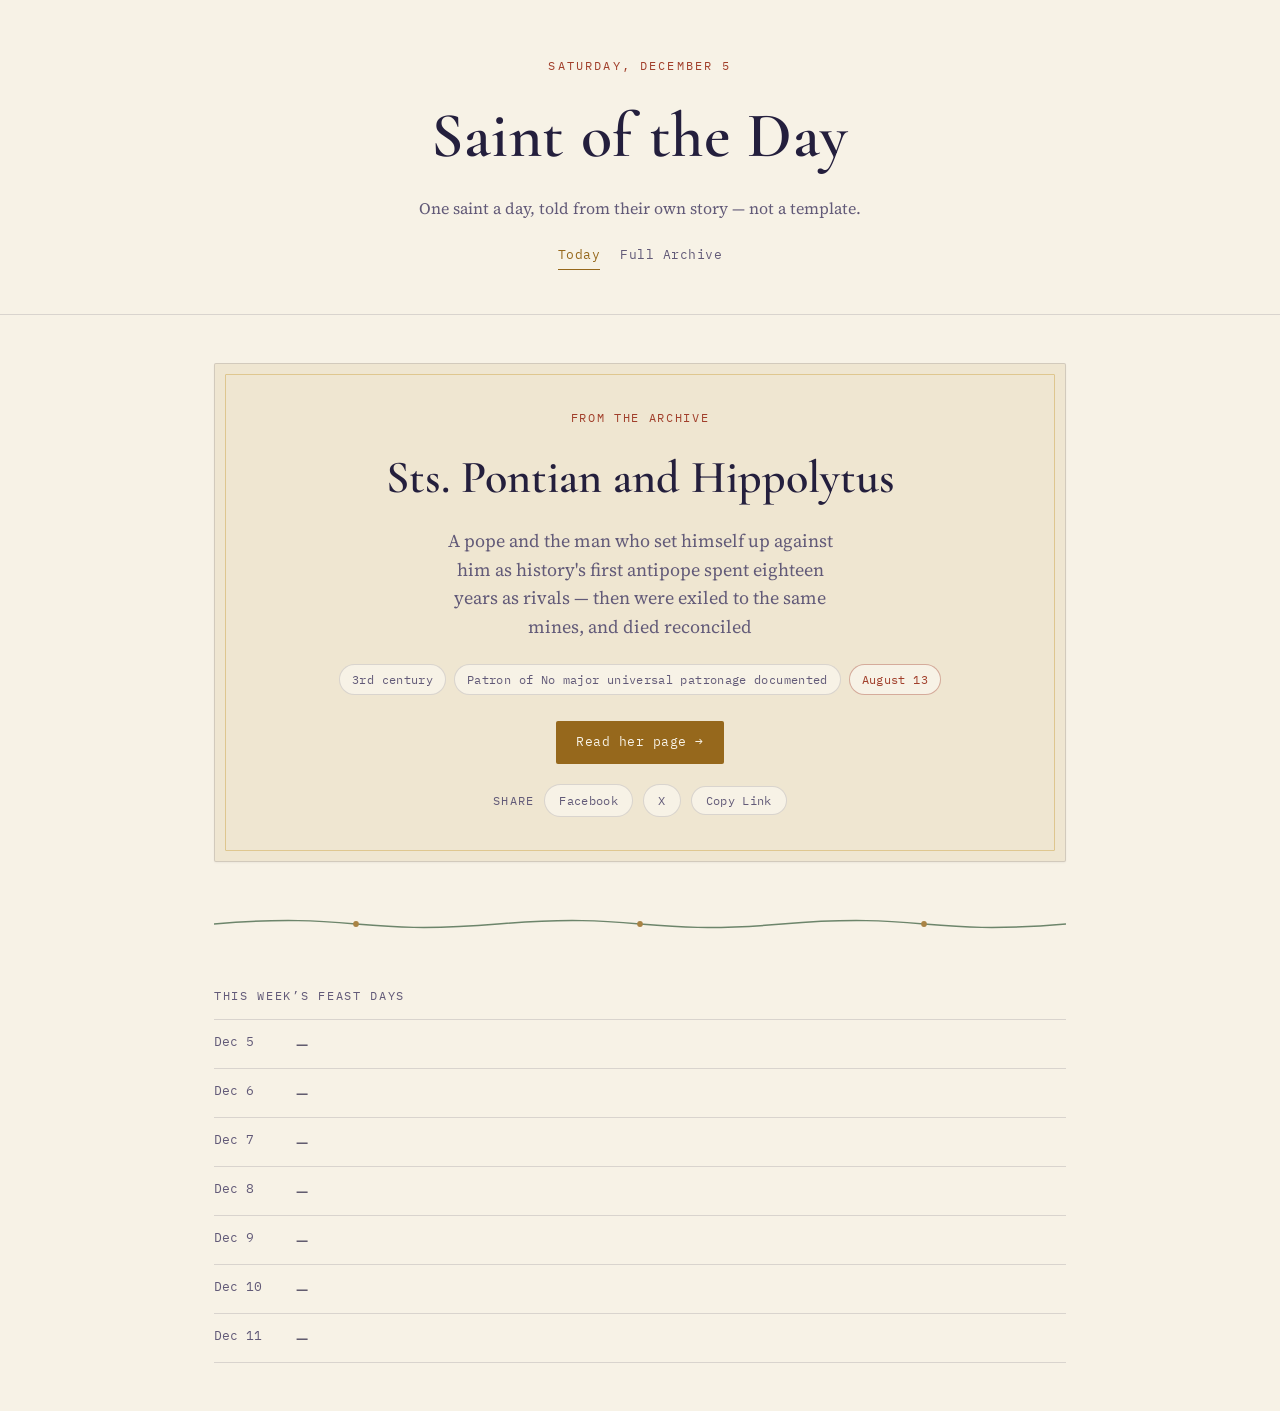
<file: index.html>
<!DOCTYPE html>
<html lang="en">
<head>
<meta charset="UTF-8">
<meta name="viewport" content="width=device-width, initial-scale=1.0">
<title>Saint of the Day</title>
<meta name="description" content="A daily saint, drawn from an ever-growing archive: their story, their feast day, and why they still matter.">

<link rel="icon" href="assets/favicon.svg" type="image/svg+xml">
<link rel="icon" href="assets/favicon.ico" sizes="any">
<link rel="icon" type="image/png" sizes="32x32" href="assets/favicon-32.png">
<link rel="apple-touch-icon" href="assets/favicon-180.png">

<!-- Open Graph / social -->
<meta property="og:title" content="Saint of the Day">
<meta property="og:description" content="A daily saint, drawn from an ever-growing archive: their story, their feast day, and why they still matter.">
<meta property="og:type" content="website">
<!-- og:image intentionally omitted on the hub pages: the saint shown here
     changes daily, so there is no single fixed preview image. Each
     saints/st-*.html page carries its own og:image (see Section 6 /
     CONTRIBUTING.md). -->
<meta name="twitter:card" content="summary">

<link rel="preconnect" href="https://fonts.googleapis.com">
<link rel="preconnect" href="https://fonts.gstatic.com" crossorigin>
<link href="https://fonts.googleapis.com/css2?family=Cormorant+Garamond:wght@500;600;700&family=Source+Serif+4:opsz,wght@8..60,400;8..60,600&family=IBM+Plex+Mono:wght@400;500&display=swap" rel="stylesheet">
<link rel="stylesheet" href="assets/hub.css">
</head>
<body>

<header class="masthead">
  <div class="wrap">
    <p class="masthead-kicker" id="today-label">&nbsp;</p>
    <h1 class="masthead-title">Saint of the Day</h1>
    <p class="masthead-sub">One saint a day, told from their own story — not a template.</p>
    <nav class="masthead-nav">
      <a href="index.html" aria-current="page">Today</a>
      <a href="archive.html">Full Archive</a>
    </nav>
  </div>
</header>

<main class="wrap">

  <section class="hero-region" id="hero-region" aria-live="polite">
    <!-- populated by assets/saint-of-the-day.js -->
    <div class="hero-empty"><p>Loading today&rsquo;s saint&hellip;</p></div>
  </section>

  <div class="vine-divider" aria-hidden="true">
    <svg viewBox="0 0 900 28" preserveAspectRatio="none">
      <path d="M0,14 C150,2 150,26 300,14 C450,2 450,26 600,14 C750,2 750,26 900,14"
            fill="none" stroke="var(--sage)" stroke-width="1.5"/>
      <circle cx="150" cy="14" r="3" fill="var(--gold)"/>
      <circle cx="450" cy="14" r="3" fill="var(--gold)"/>
      <circle cx="750" cy="14" r="3" fill="var(--gold)"/>
    </svg>
  </div>

  <section class="week-region">
    <p class="week-title">This week&rsquo;s feast days</p>
    <ul class="week-list" id="week-list"></ul>
  </section>

</main>


<script src="assets/saint-of-the-day.js"></script>
<script>
  (async function () {
    const dateLabel = document.getElementById("today-label");
    const now = new Date();
    dateLabel.textContent = now.toLocaleDateString(undefined, { weekday: "long", month: "long", day: "numeric" });

    try {
      const saints = await loadManifest();
      renderHero(document.getElementById("hero-region"), saints);
      renderWeekStrip(document.getElementById("week-list"), saints);
    } catch (err) {
      document.getElementById("hero-region").innerHTML =
        '<div class="hero-empty"><p>Could not load the saint archive right now.</p></div>';
      console.error(err);
    }
  })();
</script>

</body>
</html>
</file>
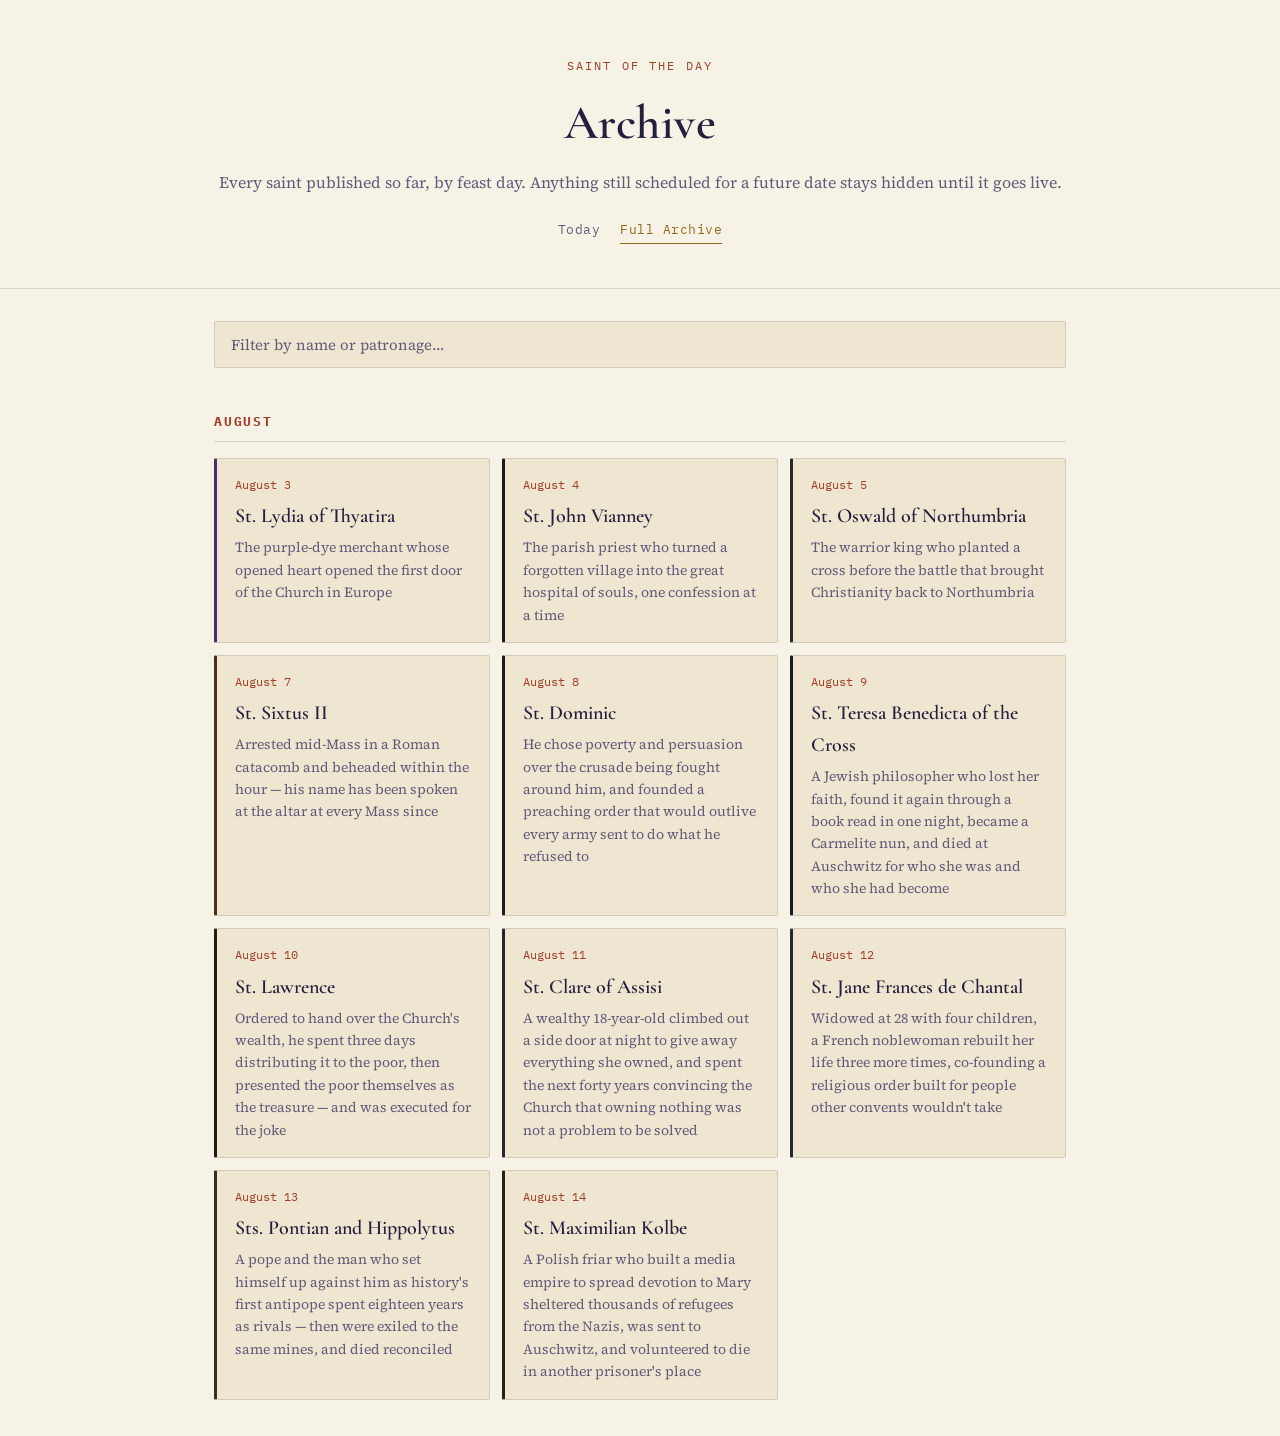
<file: archive.html>
<!DOCTYPE html>
<html lang="en">
<head>
<meta charset="UTF-8">
<meta name="viewport" content="width=device-width, initial-scale=1.0">
<title>Archive — Saint of the Day</title>
<meta name="description" content="Every saint added to the archive, grouped by feast day across the calendar year.">

<link rel="icon" href="assets/favicon.svg" type="image/svg+xml">
<link rel="icon" href="assets/favicon.ico" sizes="any">
<link rel="icon" type="image/png" sizes="32x32" href="assets/favicon-32.png">
<link rel="apple-touch-icon" href="assets/favicon-180.png">
<meta property="og:title" content="Archive — Saint of the Day">
<meta property="og:description" content="Every saint added to the archive, grouped by feast day across the calendar year.">
<meta property="og:type" content="website">
<meta name="twitter:card" content="summary">

<link rel="preconnect" href="https://fonts.googleapis.com">
<link rel="preconnect" href="https://fonts.gstatic.com" crossorigin>
<link href="https://fonts.googleapis.com/css2?family=Cormorant+Garamond:wght@500;600;700&family=Source+Serif+4:opsz,wght@8..60,400;8..60,600&family=IBM+Plex+Mono:wght@400;500&display=swap" rel="stylesheet">
<link rel="stylesheet" href="assets/hub.css">
</head>
<body>

<header class="masthead">
  <div class="wrap">
    <p class="masthead-kicker">Saint of the Day</p>
    <h1 class="masthead-title" style="font-size:clamp(32px,6vw,48px)">Archive</h1>
    <p class="masthead-sub">Every saint published so far, by feast day. Anything still scheduled for a future date stays hidden until it goes live.</p>
    <nav class="masthead-nav">
      <a href="index.html">Today</a>
      <a href="archive.html" aria-current="page">Full Archive</a>
    </nav>
  </div>
</header>

<main class="wrap">
  <input
    type="search"
    class="archive-filter"
    id="archive-filter"
    placeholder="Filter by name or patronage&hellip;"
    aria-label="Filter saints by name or patronage">

  <div id="archive-grid">
    <p class="archive-empty">Loading archive&hellip;</p>
  </div>
</main>


<script src="assets/saint-of-the-day.js"></script>
<script>
  (async function () {
    const gridEl = document.getElementById("archive-grid");
    let allSaints = [];

    try {
      allSaints = await loadManifest();
      renderArchiveGrid(gridEl, allSaints);
    } catch (err) {
      gridEl.innerHTML = '<p class="archive-empty">Could not load the archive right now.</p>';
      console.error(err);
      return;
    }

    document.getElementById("archive-filter").addEventListener("input", (e) => {
      const q = e.target.value.trim().toLowerCase();
      document.querySelectorAll(".archive-card").forEach(card => {
        const text = card.textContent.toLowerCase();
        card.hidden = q.length > 0 && !text.includes(q);
      });
      // hide empty month sections when filtering
      document.querySelectorAll(".archive-month").forEach(month => {
        const visible = [...month.querySelectorAll(".archive-card")].some(c => !c.hidden);
        month.style.display = visible ? "" : "none";
      });
    });
  })();
</script>

</body>
</html>
</file>
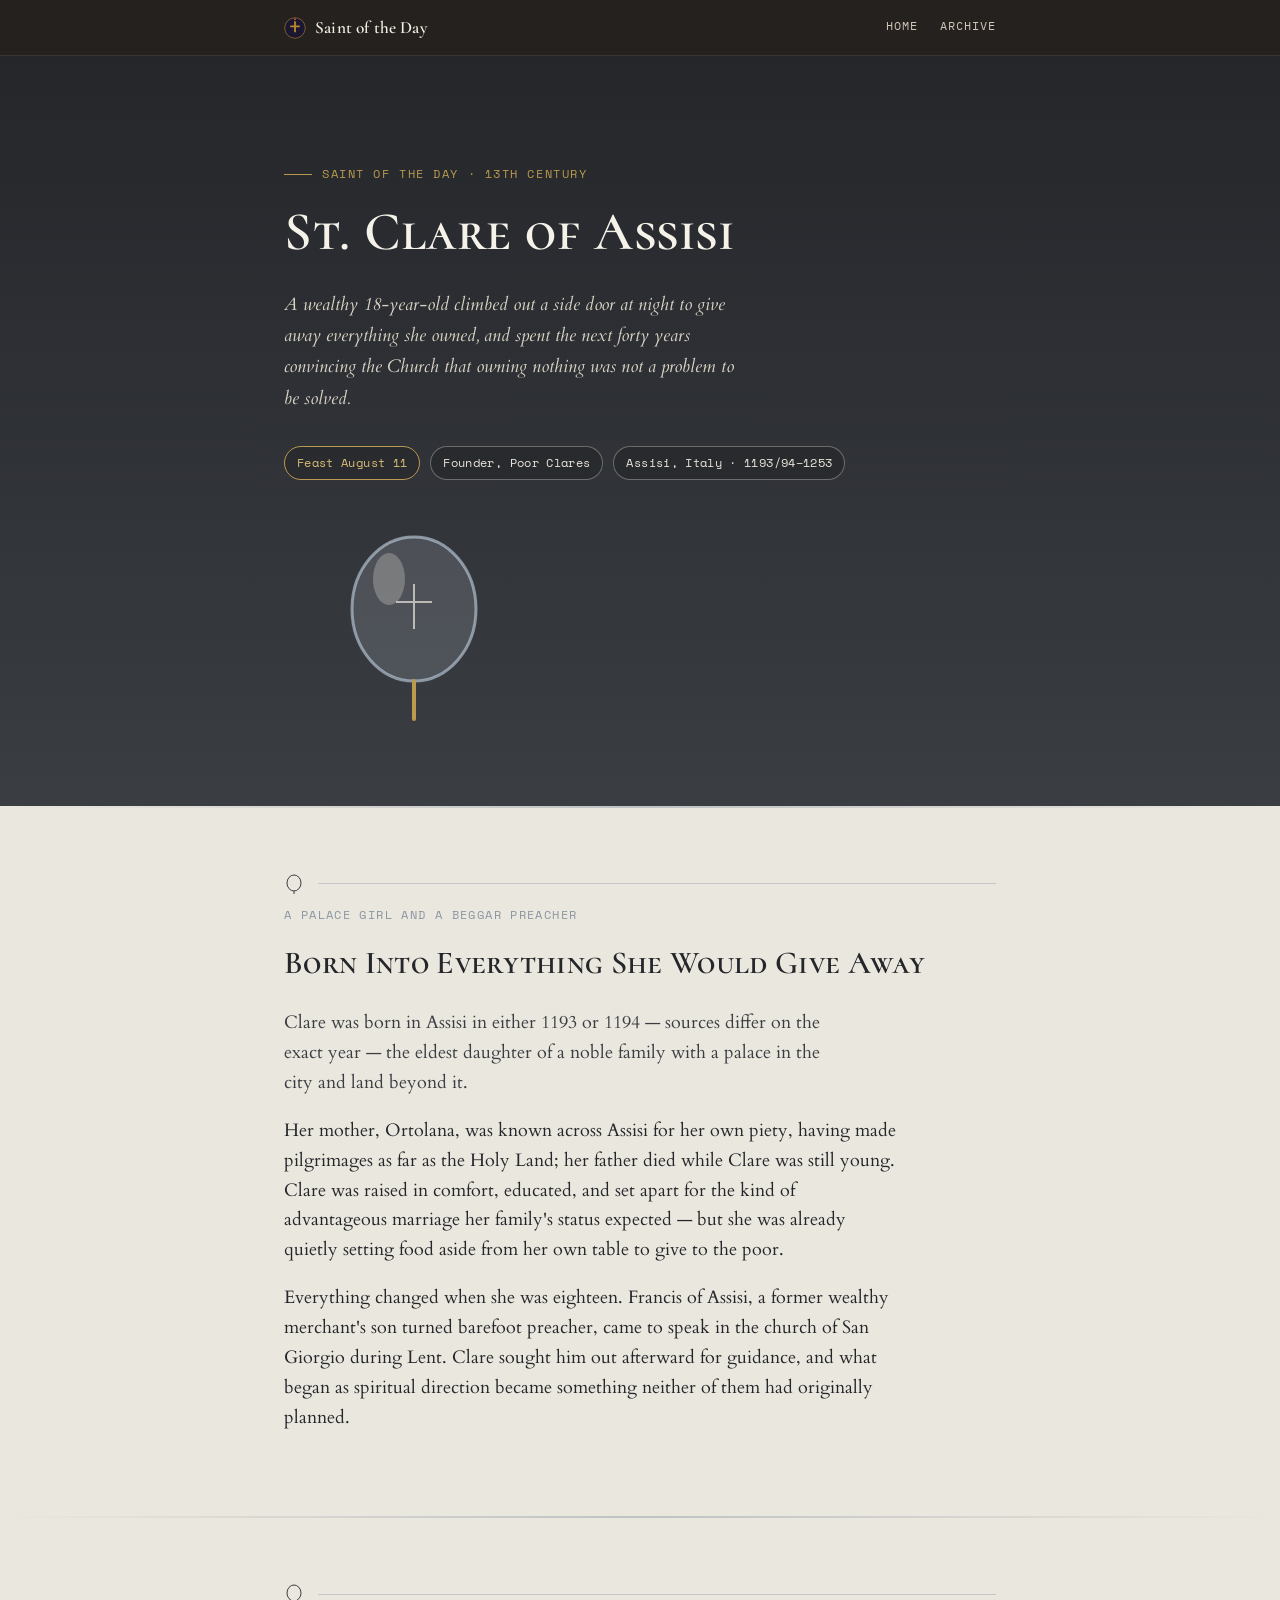
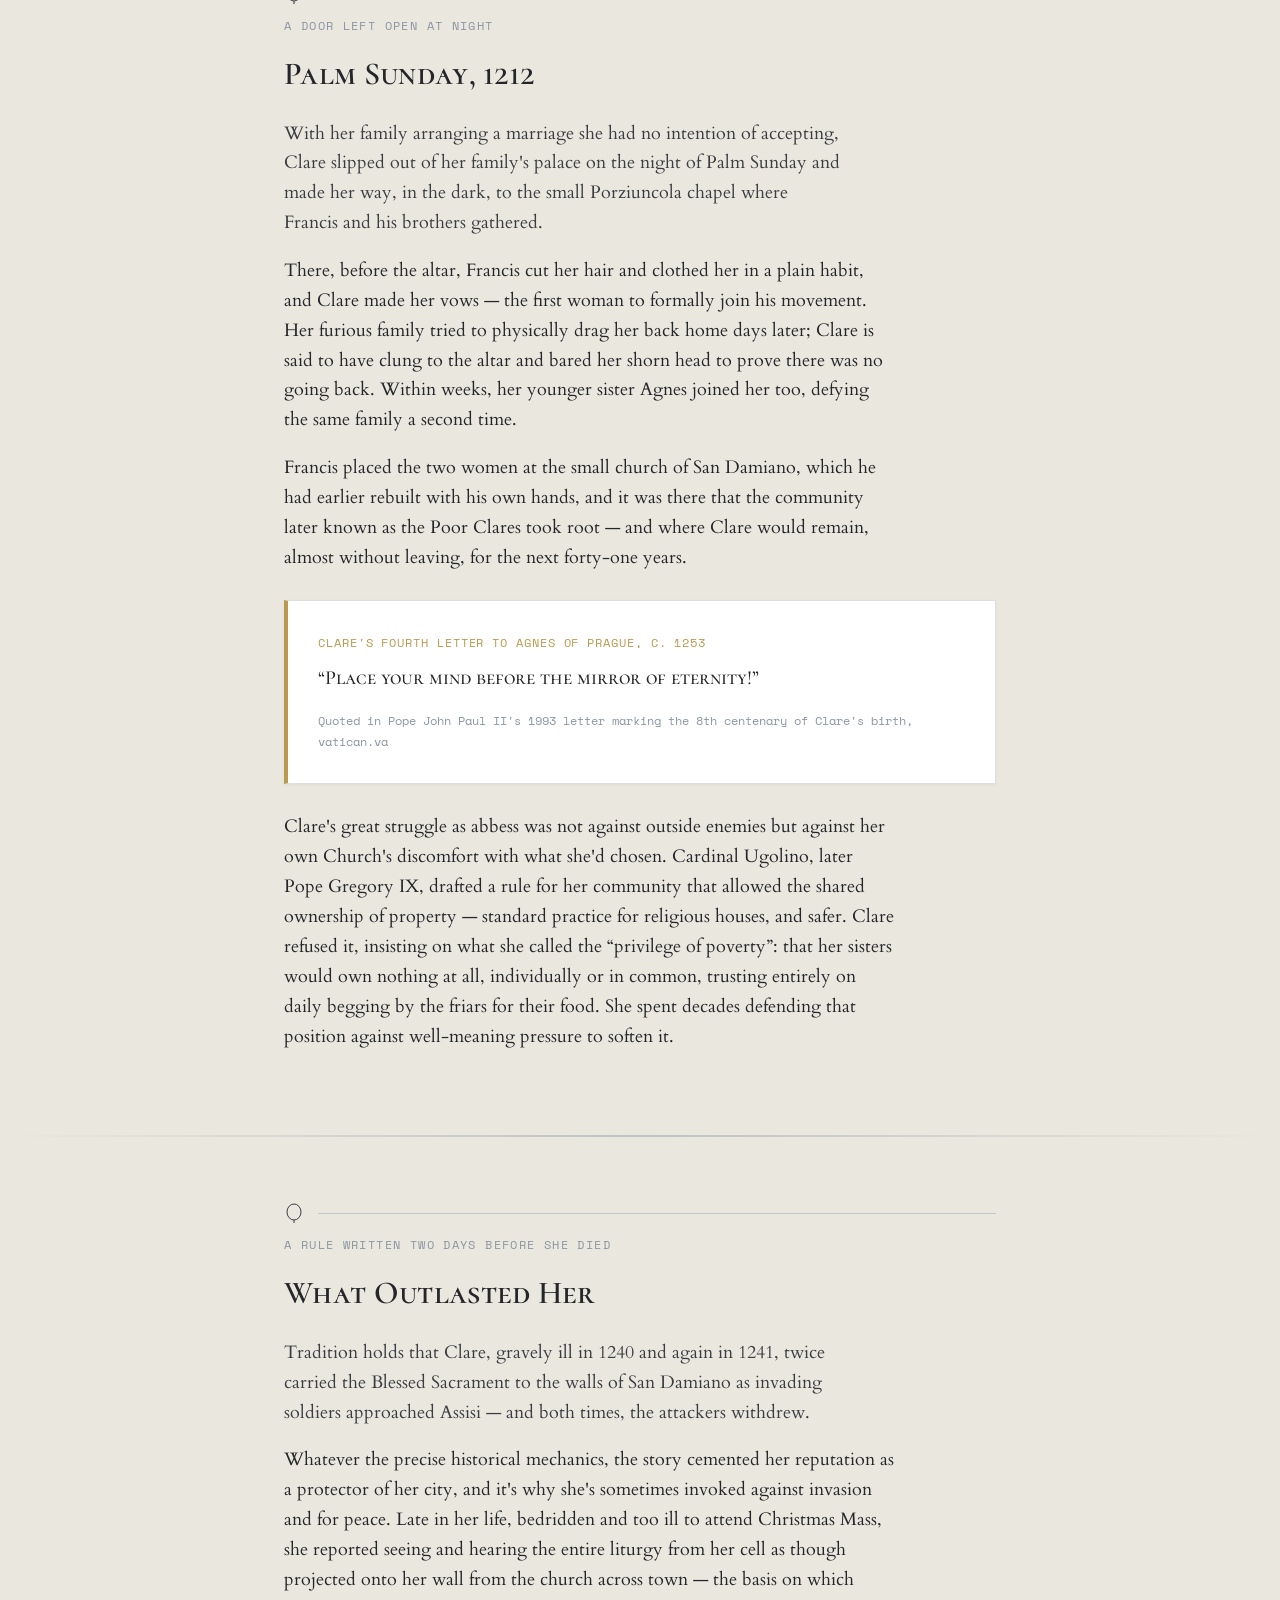
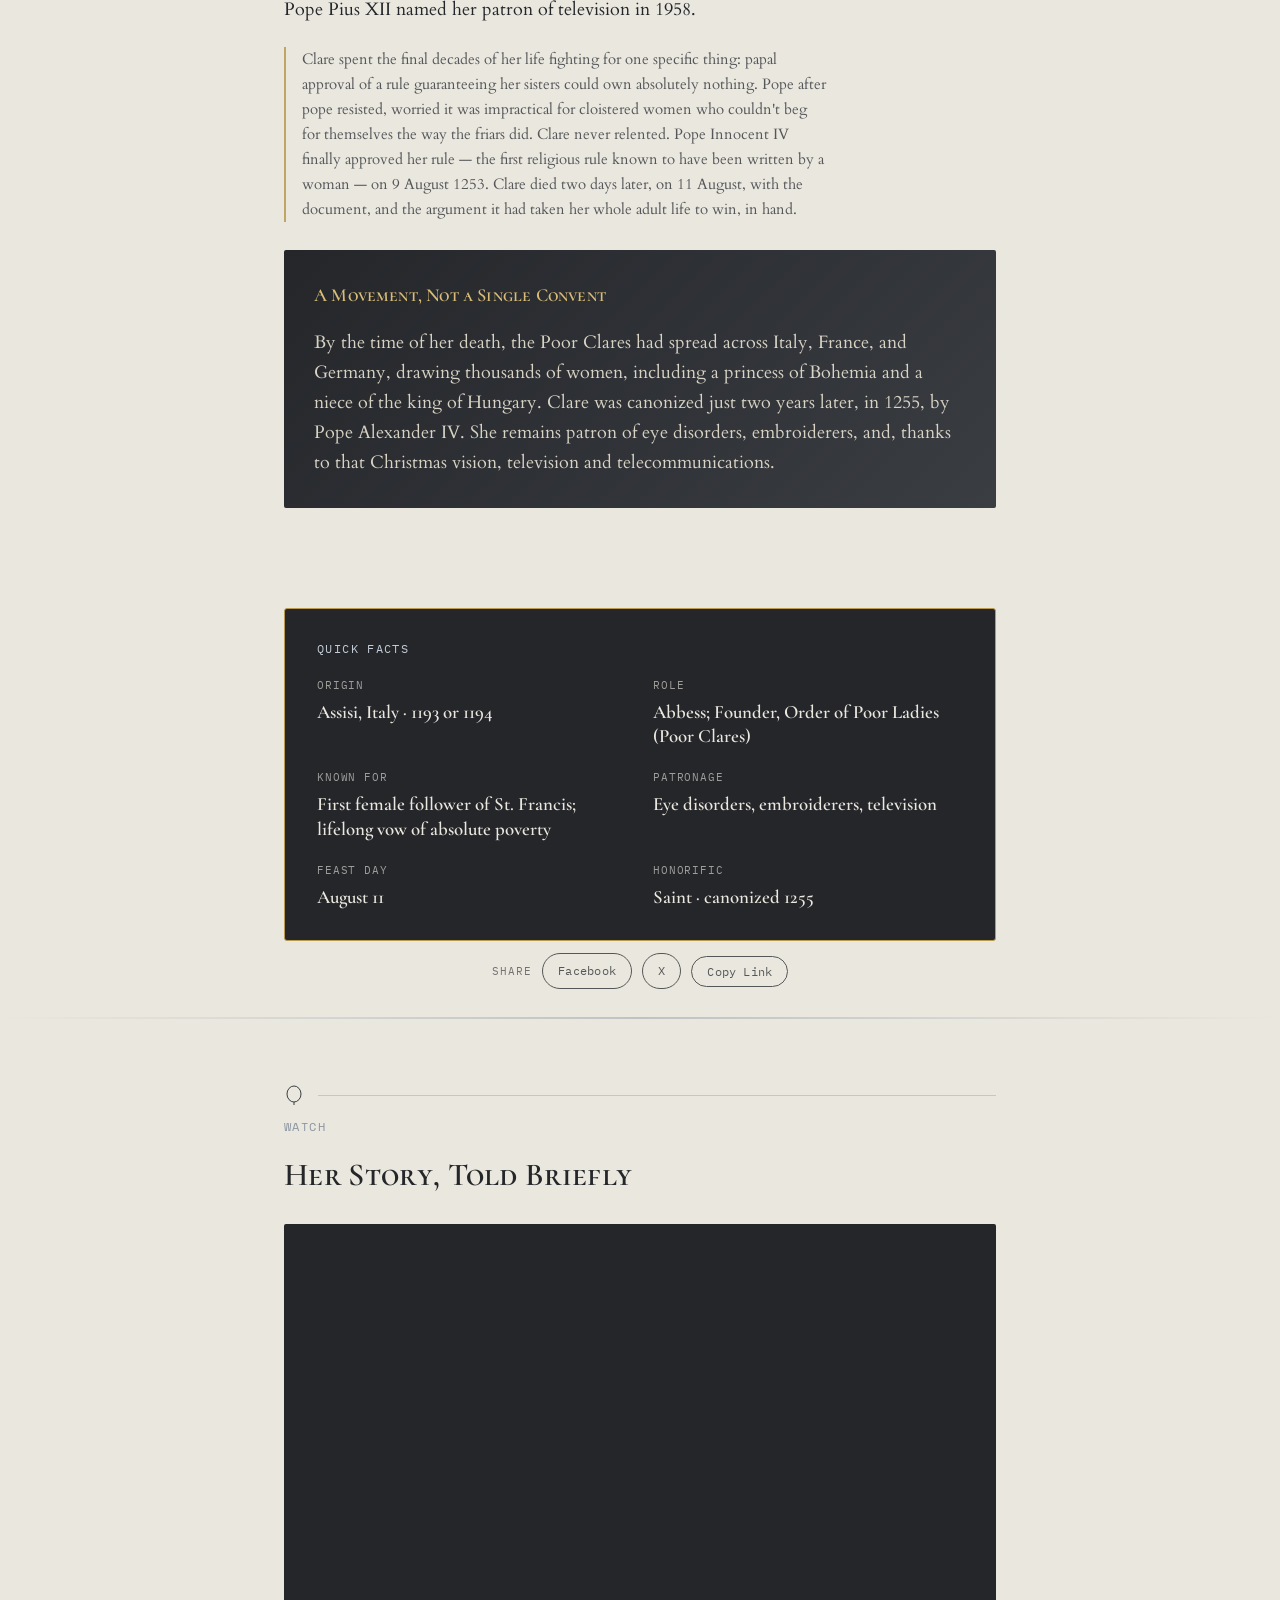
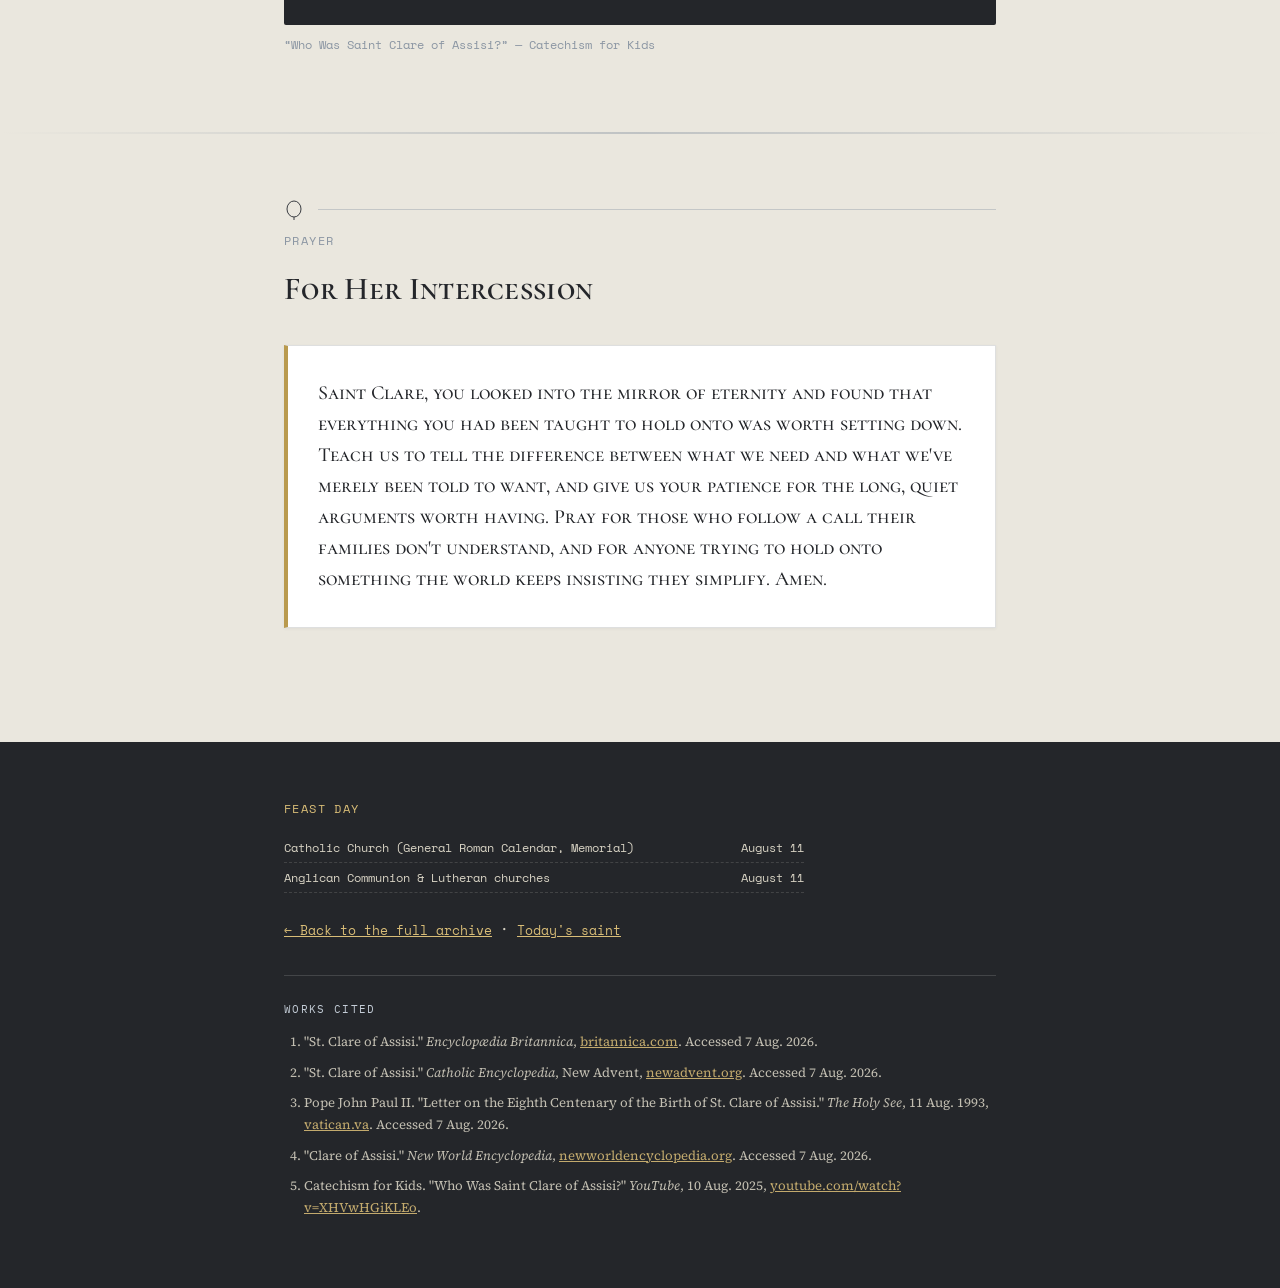
<file: saints/st-clare.html>
<!DOCTYPE html>
<html lang="en">
<head>
<meta charset="UTF-8">
<meta name="viewport" content="width=device-width, initial-scale=1.0">
<title>St. Clare of Assisi — The Mirror of Poverty</title>
<meta name="description" content="A wealthy 18-year-old climbed out a side door at night to give away everything she owned, and spent the next forty years convincing the Church that owning nothing was not a problem to be solved.">

<link rel="icon" href="../assets/favicon.svg" type="image/svg+xml">
<link rel="icon" href="../assets/favicon.ico" sizes="any">
<link rel="icon" type="image/png" sizes="32x32" href="../assets/favicon-32.png">
<link rel="apple-touch-icon" href="../assets/favicon-180.png">

<!-- Open Graph / Twitter -->
<meta property="og:title" content="St. Clare of Assisi">
<meta property="og:description" content="A wealthy 18-year-old gave away everything she owned and spent forty years convincing the Church that owning nothing was not a problem to be solved.">
<meta property="og:type" content="article">
<meta property="og:image" content="https://allenvincentlucas.github.io/saint-of-the-day/saints/previews/st-clare.png">
<meta property="og:url" content="https://allenvincentlucas.github.io/saint-of-the-day/saints/st-clare.html">
<meta name="twitter:card" content="summary_large_image">
<meta name="twitter:title" content="St. Clare of Assisi">
<meta name="twitter:description" content="A wealthy 18-year-old gave away everything she owned and spent forty years convincing the Church that owning nothing was not a problem to be solved.">
<meta name="twitter:image" content="https://allenvincentlucas.github.io/saint-of-the-day/saints/previews/st-clare.png">

<link rel="preconnect" href="https://fonts.googleapis.com">
<link rel="preconnect" href="https://fonts.gstatic.com" crossorigin>
<link href="https://fonts.googleapis.com/css2?family=Cormorant+SC:wght@500;600;700&family=Cardo:ital,wght@0,400;0,700;1,400&family=Space+Mono:wght@400;700&display=swap" rel="stylesheet">
<link href="https://fonts.googleapis.com/css2?family=Cormorant+Garamond:wght@500;600;700&family=Source+Serif+4:opsz,wght@8..60,400;8..60,600&family=IBM+Plex+Mono:wght@400;500&display=swap" rel="stylesheet">

<style>
  :root{
    --silver: #8b96a3;
    --silver-light: #c3ccd6;
    --dove: #eae7de;
    --dove-deep: #d8d3c4;
    --habit-grey: #3a3d42;
    --habit-grey-deep: #24262a;
    --gold-thread: #b99a4e;
  }

  :root{
    --chrome-accent: var(--silver-light);
    --chrome-card-bg: var(--habit-grey-deep);
    --chrome-card-border: var(--gold-thread);
    --chrome-card-text: var(--dove);
  }

  *{ box-sizing: border-box; }
  html{ scroll-behavior: smooth; }
  body{
    margin:0;
    background: var(--dove);
    color: var(--habit-grey-deep);
    font-family: 'Cardo', Georgia, serif;
    font-size: 1.1rem;
    line-height: 1.7;
    -webkit-font-smoothing: antialiased;
  }
  @media (prefers-reduced-motion: reduce){
    html{ scroll-behavior:auto; }
    *{ animation: none !important; transition: none !important; }
  }

  h1,h2,h3{ font-family:'Cormorant SC', Georgia, serif; font-weight:600; margin:0 0 .5em; color: var(--habit-grey-deep); letter-spacing:.01em; }
  a{ color: var(--habit-grey); }
  .label{ font-family:'Space Mono', monospace; text-transform:uppercase; letter-spacing:.12em; font-size:.72rem; color: var(--silver); }

  .wrap{ max-width: 760px; margin: 0 auto; padding: 0 24px; }

  /* ===== SHARED SITE CHROME (fixed across every saint page — only
     --chrome-accent / --chrome-card-bg / --chrome-card-border / --chrome-card-text vary) ===== */
  .site-nav{
    position: sticky; top:0; z-index: 60;
    background: rgba(15,12,10,.90);
    backdrop-filter: blur(6px);
    border-bottom: 1px solid rgba(255,255,255,.09);
  }
  .site-nav-inner{
    max-width: 760px; margin:0 auto; padding: 13px 24px;
    display:flex; align-items:center; justify-content:space-between; gap: 16px;
  }
  .site-nav-brand{
    display:flex; align-items:center; gap:9px;
    font-family:'Cormorant Garamond', Georgia, serif; font-weight:600;
    font-size:1.08rem; letter-spacing:.01em; color:#f5efe4; text-decoration:none;
    white-space: nowrap;
  }
  .site-nav-mark{ display:block; border-radius:50%; flex-shrink:0; }
  .site-nav-links{ display:flex; gap:22px; }
  .site-nav-links a{
    font-family:'IBM Plex Mono', monospace; font-size:.72rem; letter-spacing:.09em;
    text-transform:uppercase; color:#cfc6b8; text-decoration:none;
    padding-bottom:3px; border-bottom:1px solid transparent;
    transition: color .15s ease, border-color .15s ease;
  }
  .site-nav-links a:hover, .site-nav-links a:focus-visible{
    color: var(--chrome-accent); border-color: var(--chrome-accent);
  }

  .quick-facts-section{ padding: 6px 0 4px; }
  .quick-facts{
    background: var(--chrome-card-bg);
    color: var(--chrome-card-text);
    border: 1px solid var(--chrome-card-border);
    border-radius: 3px;
    padding: 30px 32px;
  }
  .qf-title{
    font-family:'IBM Plex Mono', monospace; text-transform:uppercase; letter-spacing:.12em;
    font-size:.72rem; color: var(--chrome-accent); margin:0 0 18px;
  }
  .qf-grid{ display:grid; grid-template-columns: 1fr 1fr; gap: 20px 26px; margin:0; }
  @media(max-width:520px){ .qf-grid{ grid-template-columns: 1fr; } }
  .qf-item dt{
    font-family:'IBM Plex Mono', monospace; font-size:.66rem; text-transform:uppercase;
    letter-spacing:.08em; opacity:.62; margin-bottom:5px;
  }
  .qf-item dd{
    font-family:'Cormorant Garamond', Georgia, serif; font-weight:600; font-size:1.18rem;
    margin:0; line-height:1.32;
  }

  .works-cited{ margin-top: 30px; padding-top: 24px; border-top: 1px solid rgba(255,255,255,.14); }
  .wc-title{
    font-family:'IBM Plex Mono', monospace; text-transform:uppercase; letter-spacing:.12em;
    font-size:.7rem; color: var(--chrome-accent); margin:0 0 12px;
  }
  .wc-list{ margin:0; padding-left: 20px; font-family:'Source Serif 4', Georgia, serif; font-size:.82rem; line-height:1.65; opacity:.88; }
  .wc-list li{ margin-bottom:9px; }
  .wc-list a{ color: inherit; }
  /* ===== END SHARED SITE CHROME ===== */

  /* ===== The Mirror (signature element) =====
     Clare's own image for the spiritual life was a mirror — polished
     metal, not glass, the kind she would have owned as a noblewoman
     and gave up. Every divider on this page is a thin arc of "polished"
     line, catching light at its center, standing in for that mirror. */
  .mirror-rule{ display:flex; align-items:center; gap:14px; margin: 0 0 10px; }
  .mirror-rule svg{ flex-shrink:0; }
  .mirror-rule .line{ flex:1; height:1px; background: var(--silver); opacity:.4; }

  /* ===== Hero ===== */
  .hero{
    position: relative;
    padding: 96px 0 72px;
    background: linear-gradient(180deg, var(--habit-grey-deep) 0%, var(--habit-grey) 100%);
    color: var(--dove);
    overflow: hidden;
  }
  .hero .wrap{ position: relative; z-index: 2; }
  .hero-eyebrow{ color: var(--gold-thread); margin-bottom:18px; display:flex; gap:10px; align-items:center; font-family:'Space Mono',monospace; font-size:.75rem; letter-spacing:.13em; text-transform:uppercase; }
  .hero-eyebrow .rule{ width:28px; height:1px; background: var(--gold-thread); display:inline-block; }
  .hero h1{ color:#f5f2e9; font-size: clamp(2.2rem, 5.8vw, 3.4rem); line-height:1.08; }
  .hero .tagline{ font-size:1.15rem; color:var(--dove-deep); max-width:50ch; margin-top:18px; font-style:italic; font-family:'Cardo',serif; }
  .hero-chips{ display:flex; flex-wrap:wrap; gap:10px; margin-top:32px; }
  .chip{
    font-family:'Space Mono', monospace; font-size:.74rem; letter-spacing:.03em;
    border: 1px solid rgba(234,231,222,.35); color:#e8e4d8;
    padding: 6px 12px; border-radius: 999px; background: rgba(0,0,0,.15);
  }
  .chip.chip-gold{ border-color: var(--gold-thread); color: #d9bd77; }

  .hero-art{ margin-top:44px; max-width: 260px; }

  /* ===== Sections ===== */
  section.content{ padding: 66px 0; }
  section.content h2{ font-size: clamp(1.5rem, 3.4vw, 2rem); }
  .lede{ font-size:1.1rem; color: var(--habit-grey); max-width:62ch; }
  p{ max-width: 68ch; }

  .silver-divider{
    height: 2px;
    background: linear-gradient(90deg, transparent, var(--silver), transparent);
    opacity:.45;
  }

  .tablet{
    background: #ffffff;
    border: 1px solid rgba(58,61,66,.16);
    border-left: 4px solid var(--gold-thread);
    padding: 32px 30px;
    margin: 28px 0;
    box-shadow: 0 1px 3px rgba(58,61,66,.06);
  }
  .tablet .ref{ font-family:'Space Mono', monospace; font-size:.72rem; color: var(--gold-thread); display:block; margin-bottom:10px; letter-spacing:.08em; }
  .tablet blockquote{ margin:0; font-family:'Cormorant SC', Georgia, serif; font-weight:500; font-size:1.25rem; line-height:1.55; color: var(--habit-grey-deep); }
  .tablet cite{ display:block; margin-top:16px; font-style:normal; font-family:'Space Mono', monospace; font-size:.76rem; color: var(--silver); }

  .callout{
    background: linear-gradient(135deg, var(--habit-grey-deep), var(--habit-grey));
    color: var(--dove);
    padding: 30px 30px;
    border-radius: 2px;
    margin: 28px 0;
  }
  .callout h3{ color: #d9bd77; font-size:1.15rem; }
  .callout p{ color: var(--dove-deep); margin-bottom:0; max-width:none; }

  .note-aside{
    font-size:.92rem; color: var(--habit-grey); opacity:.85; border-left: 2px solid var(--gold-thread);
    padding-left: 16px; margin: 22px 0;
  }

  .watch-grid{ display:grid; grid-template-columns: 1fr; gap: 26px; margin-top: 22px; }
  .video-frame{ position:relative; padding-top:56.25%; background: var(--habit-grey-deep); border-radius:2px; overflow:hidden; }
  .video-frame iframe{ position:absolute; inset:0; width:100%; height:100%; border:0; }
  .video-cap{ font-family:'Space Mono', monospace; font-size:.72rem; color: var(--silver); margin-top:10px; }

  footer.site-footer{
    background: var(--habit-grey-deep); color: var(--dove-deep);
    padding: 46px 0 60px; margin-top: 20px;
  }
  footer.site-footer a{ color: #d9bd77; }
  footer.site-footer .feast-list{ list-style:none; padding:0; margin: 14px 0 0; font-family:'Space Mono', monospace; font-size:.78rem; }
  footer.site-footer .feast-list li{ padding: 4px 0; border-bottom: 1px dashed rgba(234,231,222,.15); display:flex; justify-content:space-between; max-width:520px; gap: 16px; }
  .back-link{ display:inline-block; margin-top:26px; font-family:'Space Mono', monospace; font-size:.82rem; }

  .share-section{ padding: 8px 0 28px; text-align:center; }
  .share-row{ display:flex; align-items:center; justify-content:center; gap:10px; flex-wrap:wrap; }
  .share-label{
    font-family:'IBM Plex Mono', monospace; font-size:.7rem; letter-spacing:.1em;
    text-transform:uppercase; opacity:.6;
  }
  .share-btn{
    font-family:'IBM Plex Mono', monospace; font-size:.74rem; letter-spacing:.02em;
    padding:7px 15px; border:1px solid currentColor; opacity:.75; border-radius:999px;
    text-decoration:none; cursor:pointer; background:transparent; color:inherit;
    transition: color .15s ease, border-color .15s ease, opacity .15s ease;
  }
  .share-btn:hover, .share-btn:focus-visible{ color: var(--chrome-accent); border-color: var(--chrome-accent); opacity:1; }
</style>
</head>
<body>
<nav class="site-nav">
  <div class="site-nav-inner">
    <a class="site-nav-brand" href="../index.html">
      <img src="../assets/favicon.svg" alt="" class="site-nav-mark" width="22" height="22">
      <span>Saint of the Day</span>
    </a>
    <div class="site-nav-links">
      <a href="../index.html">Home</a>
      <a href="../archive.html">Archive</a>
    </div>
  </div>
</nav>

<header class="hero" id="sec-hero">
  <div class="wrap">
    <p class="hero-eyebrow"><span class="rule"></span>SAINT OF THE DAY &middot; 13TH CENTURY</p>
    <h1>St. Clare of Assisi</h1>
    <p class="tagline">A wealthy 18-year-old climbed out a side door at night to give away everything she owned, and spent the next forty years convincing the Church that owning nothing was not a problem to be solved.</p>
    <div class="hero-chips">
      <span class="chip chip-gold">Feast August 11</span>
      <span class="chip">Founder, Poor Clares</span>
      <span class="chip">Assisi, Italy &middot; 1193/94&ndash;1253</span>
    </div>

    <div class="hero-art" aria-hidden="true">
      <svg viewBox="0 0 260 200" xmlns="http://www.w3.org/2000/svg">
        <!-- a hand mirror, polished metal, held up -->
        <ellipse cx="130" cy="85" rx="62" ry="72" fill="none" stroke="#8b96a3" stroke-width="3"/>
        <ellipse cx="130" cy="85" rx="62" ry="72" fill="#c3ccd6" opacity="0.18"/>
        <line x1="130" y1="157" x2="130" y2="195" stroke="#b99a4e" stroke-width="4" stroke-linecap="round"/>
        <!-- a small cross, reflected faintly at the center -->
        <g stroke="#eae7de" stroke-width="2" opacity="0.7">
          <line x1="130" y1="60" x2="130" y2="105"/>
          <line x1="112" y1="78" x2="148" y2="78"/>
        </g>
        <!-- a soft highlight, like light catching polished metal -->
        <ellipse cx="105" cy="55" rx="16" ry="26" fill="#f5f2e9" opacity="0.25"/>
      </svg>
    </div>
  </div>
</header>

<div class="silver-divider" aria-hidden="true"></div>

<main>

  <section class="content" id="sec-context">
    <div class="wrap">
      <div class="mirror-rule">
        <svg width="20" height="20" viewBox="0 0 20 20"><ellipse cx="10" cy="9" rx="7" ry="8" fill="none" stroke="#3a3d42" stroke-width="1"/><line x1="10" y1="17" x2="10" y2="20" stroke="#3a3d42" stroke-width="1"/></svg>
        <span class="line"></span>
      </div>
      <p class="label">A Palace Girl and a Beggar Preacher</p>
      <h2>Born Into Everything She Would Give Away</h2>
      <p class="lede">Clare was born in Assisi in either 1193 or 1194 &mdash; sources differ on the exact year &mdash; the eldest daughter of a noble family with a palace in the city and land beyond it.</p>
      <p>Her mother, Ortolana, was known across Assisi for her own piety, having made pilgrimages as far as the Holy Land; her father died while Clare was still young. Clare was raised in comfort, educated, and set apart for the kind of advantageous marriage her family's status expected &mdash; but she was already quietly setting food aside from her own table to give to the poor.</p>
      <p>Everything changed when she was eighteen. Francis of Assisi, a former wealthy merchant's son turned barefoot preacher, came to speak in the church of San Giorgio during Lent. Clare sought him out afterward for guidance, and what began as spiritual direction became something neither of them had originally planned.</p>
    </div>
  </section>

  <div class="silver-divider" aria-hidden="true"></div>

  <section class="content" id="sec-defining">
    <div class="wrap">
      <div class="mirror-rule">
        <svg width="20" height="20" viewBox="0 0 20 20"><ellipse cx="10" cy="9" rx="7" ry="8" fill="none" stroke="#3a3d42" stroke-width="1"/><line x1="10" y1="17" x2="10" y2="20" stroke="#3a3d42" stroke-width="1"/></svg>
        <span class="line"></span>
      </div>
      <p class="label">A Door Left Open at Night</p>
      <h2>Palm Sunday, 1212</h2>
      <p class="lede">With her family arranging a marriage she had no intention of accepting, Clare slipped out of her family's palace on the night of Palm Sunday and made her way, in the dark, to the small Porziuncola chapel where Francis and his brothers gathered.</p>
      <p>There, before the altar, Francis cut her hair and clothed her in a plain habit, and Clare made her vows &mdash; the first woman to formally join his movement. Her furious family tried to physically drag her back home days later; Clare is said to have clung to the altar and bared her shorn head to prove there was no going back. Within weeks, her younger sister Agnes joined her too, defying the same family a second time.</p>
      <p>Francis placed the two women at the small church of San Damiano, which he had earlier rebuilt with his own hands, and it was there that the community later known as the Poor Clares took root &mdash; and where Clare would remain, almost without leaving, for the next forty-one years.</p>

      <div class="tablet">
        <span class="ref">CLARE'S FOURTH LETTER TO AGNES OF PRAGUE, C. 1253</span>
        <blockquote>
          &ldquo;Place your mind before the mirror of eternity!&rdquo;
        </blockquote>
        <cite>Quoted in Pope John Paul II's 1993 letter marking the 8th centenary of Clare's birth, vatican.va</cite>
      </div>

      <p>Clare's great struggle as abbess was not against outside enemies but against her own Church's discomfort with what she'd chosen. Cardinal Ugolino, later Pope Gregory IX, drafted a rule for her community that allowed the shared ownership of property &mdash; standard practice for religious houses, and safer. Clare refused it, insisting on what she called the &ldquo;privilege of poverty&rdquo;: that her sisters would own nothing at all, individually or in common, trusting entirely on daily begging by the friars for their food. She spent decades defending that position against well-meaning pressure to soften it.</p>
    </div>
  </section>

  <div class="silver-divider" aria-hidden="true"></div>

  <section class="content" id="sec-legacy">
    <div class="wrap">
      <div class="mirror-rule">
        <svg width="20" height="20" viewBox="0 0 20 20"><ellipse cx="10" cy="9" rx="7" ry="8" fill="none" stroke="#3a3d42" stroke-width="1"/><line x1="10" y1="17" x2="10" y2="20" stroke="#3a3d42" stroke-width="1"/></svg>
        <span class="line"></span>
      </div>
      <p class="label">A Rule Written Two Days Before She Died</p>
      <h2>What Outlasted Her</h2>
      <p class="lede">Tradition holds that Clare, gravely ill in 1240 and again in 1241, twice carried the Blessed Sacrament to the walls of San Damiano as invading soldiers approached Assisi &mdash; and both times, the attackers withdrew.</p>
      <p>Whatever the precise historical mechanics, the story cemented her reputation as a protector of her city, and it's why she's sometimes invoked against invasion and for peace. Late in her life, bedridden and too ill to attend Christmas Mass, she reported seeing and hearing the entire liturgy from her cell as though projected onto her wall from the church across town &mdash; the basis on which Pope Pius XII named her patron of television in 1958.</p>

      <p class="note-aside">Clare spent the final decades of her life fighting for one specific thing: papal approval of a rule guaranteeing her sisters could own absolutely nothing. Pope after pope resisted, worried it was impractical for cloistered women who couldn't beg for themselves the way the friars did. Clare never relented. Pope Innocent IV finally approved her rule &mdash; the first religious rule known to have been written by a woman &mdash; on 9 August 1253. Clare died two days later, on 11 August, with the document, and the argument it had taken her whole adult life to win, in hand.</p>

      <div class="callout">
        <h3>A Movement, Not a Single Convent</h3>
        <p>By the time of her death, the Poor Clares had spread across Italy, France, and Germany, drawing thousands of women, including a princess of Bohemia and a niece of the king of Hungary. Clare was canonized just two years later, in 1255, by Pope Alexander IV. She remains patron of eye disorders, embroiderers, and, thanks to that Christmas vision, television and telecommunications.</p>
      </div>
    </div>
  </section>

  <section class="quick-facts-section">
    <div class="wrap">
      <div class="quick-facts">
        <p class="qf-title">Quick Facts</p>
        <dl class="qf-grid">
          <div class="qf-item"><dt>Origin</dt><dd>Assisi, Italy &middot; 1193 or 1194</dd></div>
          <div class="qf-item"><dt>Role</dt><dd>Abbess; Founder, Order of Poor Ladies (Poor Clares)</dd></div>
          <div class="qf-item"><dt>Known For</dt><dd>First female follower of St. Francis; lifelong vow of absolute poverty</dd></div>
          <div class="qf-item"><dt>Patronage</dt><dd>Eye disorders, embroiderers, television</dd></div>
          <div class="qf-item"><dt>Feast Day</dt><dd>August 11</dd></div>
          <div class="qf-item"><dt>Honorific</dt><dd>Saint &middot; canonized 1255</dd></div>
        </dl>
      </div>
    </div>
  </section>

  <section class="share-section">
    <div class="wrap">
      <div class="share-row">
        <span class="share-label">Share</span>
        <a class="share-btn" href="https://www.facebook.com/sharer/sharer.php?u=https%3A%2F%2Fallenvincentlucas.github.io%2Fsaint-of-the-day%2Fsaints%2Fst-clare.html" target="_blank" rel="noopener">Facebook</a>
        <a class="share-btn" href="https://twitter.com/intent/tweet?text=St.%20Clare%20of%20Assisi&amp;url=https%3A%2F%2Fallenvincentlucas.github.io%2Fsaint-of-the-day%2Fsaints%2Fst-clare.html" target="_blank" rel="noopener">X</a>
        <button type="button" class="share-btn" onclick="navigator.clipboard.writeText('https://allenvincentlucas.github.io/saint-of-the-day/saints/st-clare.html').then(()=>{this.textContent='Copied!';setTimeout(()=>this.textContent='Copy Link',1500)})">Copy Link</button>
      </div>
    </div>
  </section>

  <div class="silver-divider" aria-hidden="true"></div>

  <section class="content" id="sec-watch">
    <div class="wrap">
      <div class="mirror-rule">
        <svg width="20" height="20" viewBox="0 0 20 20"><ellipse cx="10" cy="9" rx="7" ry="8" fill="none" stroke="#3a3d42" stroke-width="1"/><line x1="10" y1="17" x2="10" y2="20" stroke="#3a3d42" stroke-width="1"/></svg>
        <span class="line"></span>
      </div>
      <p class="label">Watch</p>
      <h2>Her Story, Told Briefly</h2>
      <div class="watch-grid">
        <div>
          <div class="video-frame">
            <iframe src="https://www.youtube.com/embed/XHVwHGiKLEo" title="Who Was Saint Clare of Assisi? — Catechism for Kids" allow="accelerometer; autoplay; clipboard-write; encrypted-media; gyroscope; picture-in-picture" allowfullscreen loading="lazy"></iframe>
          </div>
          <p class="video-cap">&ldquo;Who Was Saint Clare of Assisi?&rdquo; &mdash; Catechism for Kids</p>
        </div>
      </div>
    </div>
  </section>

  <div class="silver-divider" aria-hidden="true"></div>

  <section class="content" id="sec-prayer">
    <div class="wrap">
      <div class="mirror-rule">
        <svg width="20" height="20" viewBox="0 0 20 20"><ellipse cx="10" cy="9" rx="7" ry="8" fill="none" stroke="#3a3d42" stroke-width="1"/><line x1="10" y1="17" x2="10" y2="20" stroke="#3a3d42" stroke-width="1"/></svg>
        <span class="line"></span>
      </div>
      <p class="label">Prayer</p>
      <h2>For Her Intercession</h2>
      <div class="tablet">
        <blockquote>
          Saint Clare, you looked into the mirror of eternity and found that everything you had been taught to hold onto was worth setting down. Teach us to tell the difference between what we need and what we've merely been told to want, and give us your patience for the long, quiet arguments worth having. Pray for those who follow a call their families don't understand, and for anyone trying to hold onto something the world keeps insisting they simplify. Amen.
        </blockquote>
      </div>
    </div>
  </section>

</main>

<footer class="site-footer" id="sec-footer">
  <div class="wrap">
    <p class="label" style="color:#d9bd77">Feast Day</p>
    <ul class="feast-list">
      <li><span>Catholic Church (General Roman Calendar, Memorial)</span><span>August 11</span></li>
      <li><span>Anglican Communion &amp; Lutheran churches</span><span>August 11</span></li>
    </ul>
    <a class="back-link" href="../archive.html">&larr; Back to the full archive</a>
    &nbsp;&middot;&nbsp;
    <a class="back-link" href="../index.html">Today's saint</a>

    <div class="works-cited">
      <p class="wc-title">Works Cited</p>
      <ol class="wc-list">
        <li>&quot;St. Clare of Assisi.&quot; <em>Encyclop&aelig;dia Britannica</em>, <a href="https://www.britannica.com/biography/Saint-Clare-of-Assisi" target="_blank" rel="noopener">britannica.com</a>. Accessed 7 Aug. 2026.</li>
        <li>&quot;St. Clare of Assisi.&quot; <em>Catholic Encyclopedia</em>, New Advent, <a href="https://www.newadvent.org/cathen/04004a.htm" target="_blank" rel="noopener">newadvent.org</a>. Accessed 7 Aug. 2026.</li>
        <li>Pope John Paul II. &quot;Letter on the Eighth Centenary of the Birth of St. Clare of Assisi.&quot; <em>The Holy See</em>, 11 Aug. 1993, <a href="https://www.vatican.va/content/john-paul-ii/en/letters/1993/documents/hf_jp-ii_let_11081993_viii-cent-st-clare.html" target="_blank" rel="noopener">vatican.va</a>. Accessed 7 Aug. 2026.</li>
        <li>&quot;Clare of Assisi.&quot; <em>New World Encyclopedia</em>, <a href="https://www.newworldencyclopedia.org/entry/Clare_of_Assisi" target="_blank" rel="noopener">newworldencyclopedia.org</a>. Accessed 7 Aug. 2026.</li>
        <li>Catechism for Kids. &quot;Who Was Saint Clare of Assisi?&quot; <em>YouTube</em>, 10 Aug. 2025, <a href="https://www.youtube.com/watch?v=XHVwHGiKLEo" target="_blank" rel="noopener">youtube.com/watch?v=XHVwHGiKLEo</a>.</li>
      </ol>
    </div>
  </div>
</footer>

<script>
  (function(){
    var rules = document.querySelectorAll('.mirror-rule svg');
    var ids = ['sec-context','sec-defining','sec-legacy','sec-watch','sec-prayer'];
    var sections = ids.map(function(id){ return document.getElementById(id); }).filter(Boolean);
    if (!rules.length || !sections.length) return;
    rules.forEach(function(r, i){
      r.style.cursor = 'pointer';
      r.addEventListener('click', function(){
        if (sections[i]) sections[i].scrollIntoView({ behavior: 'smooth' });
      });
    });
  })();
</script>

</body>
</html>
</file>
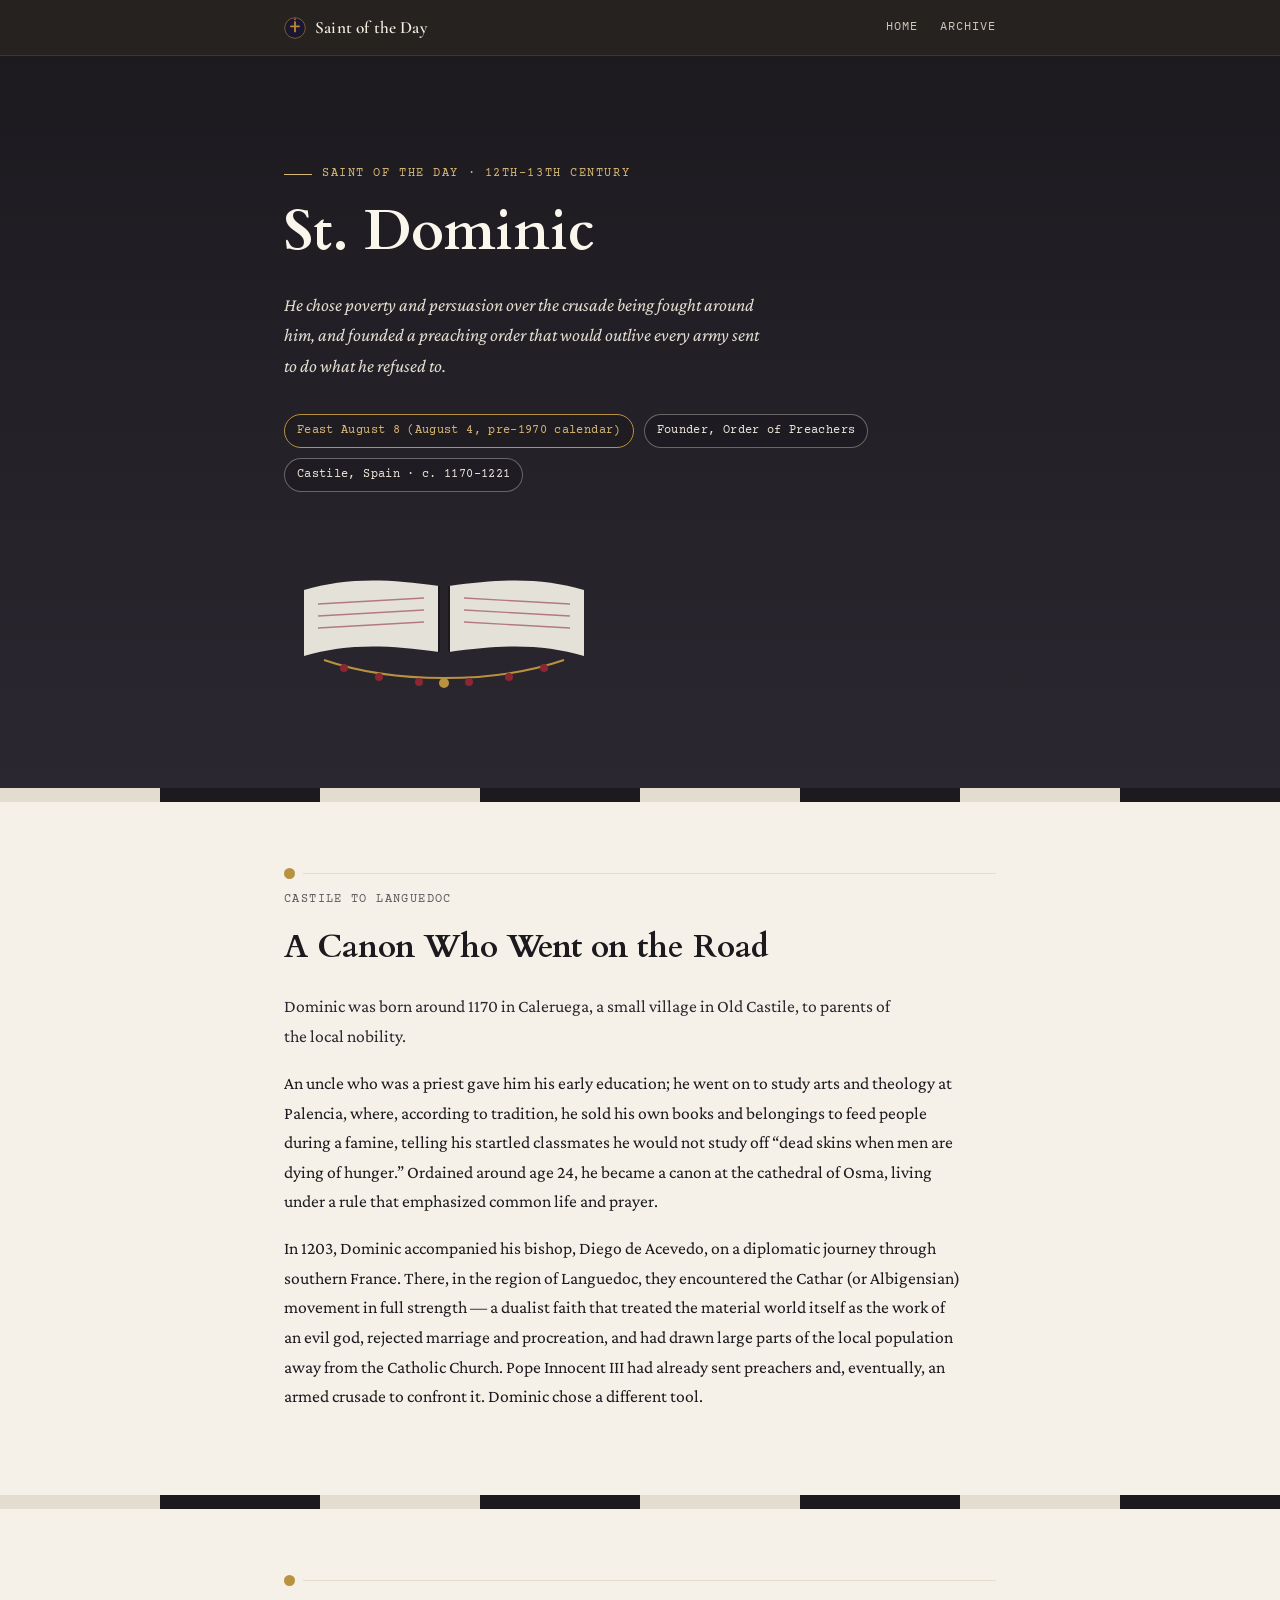
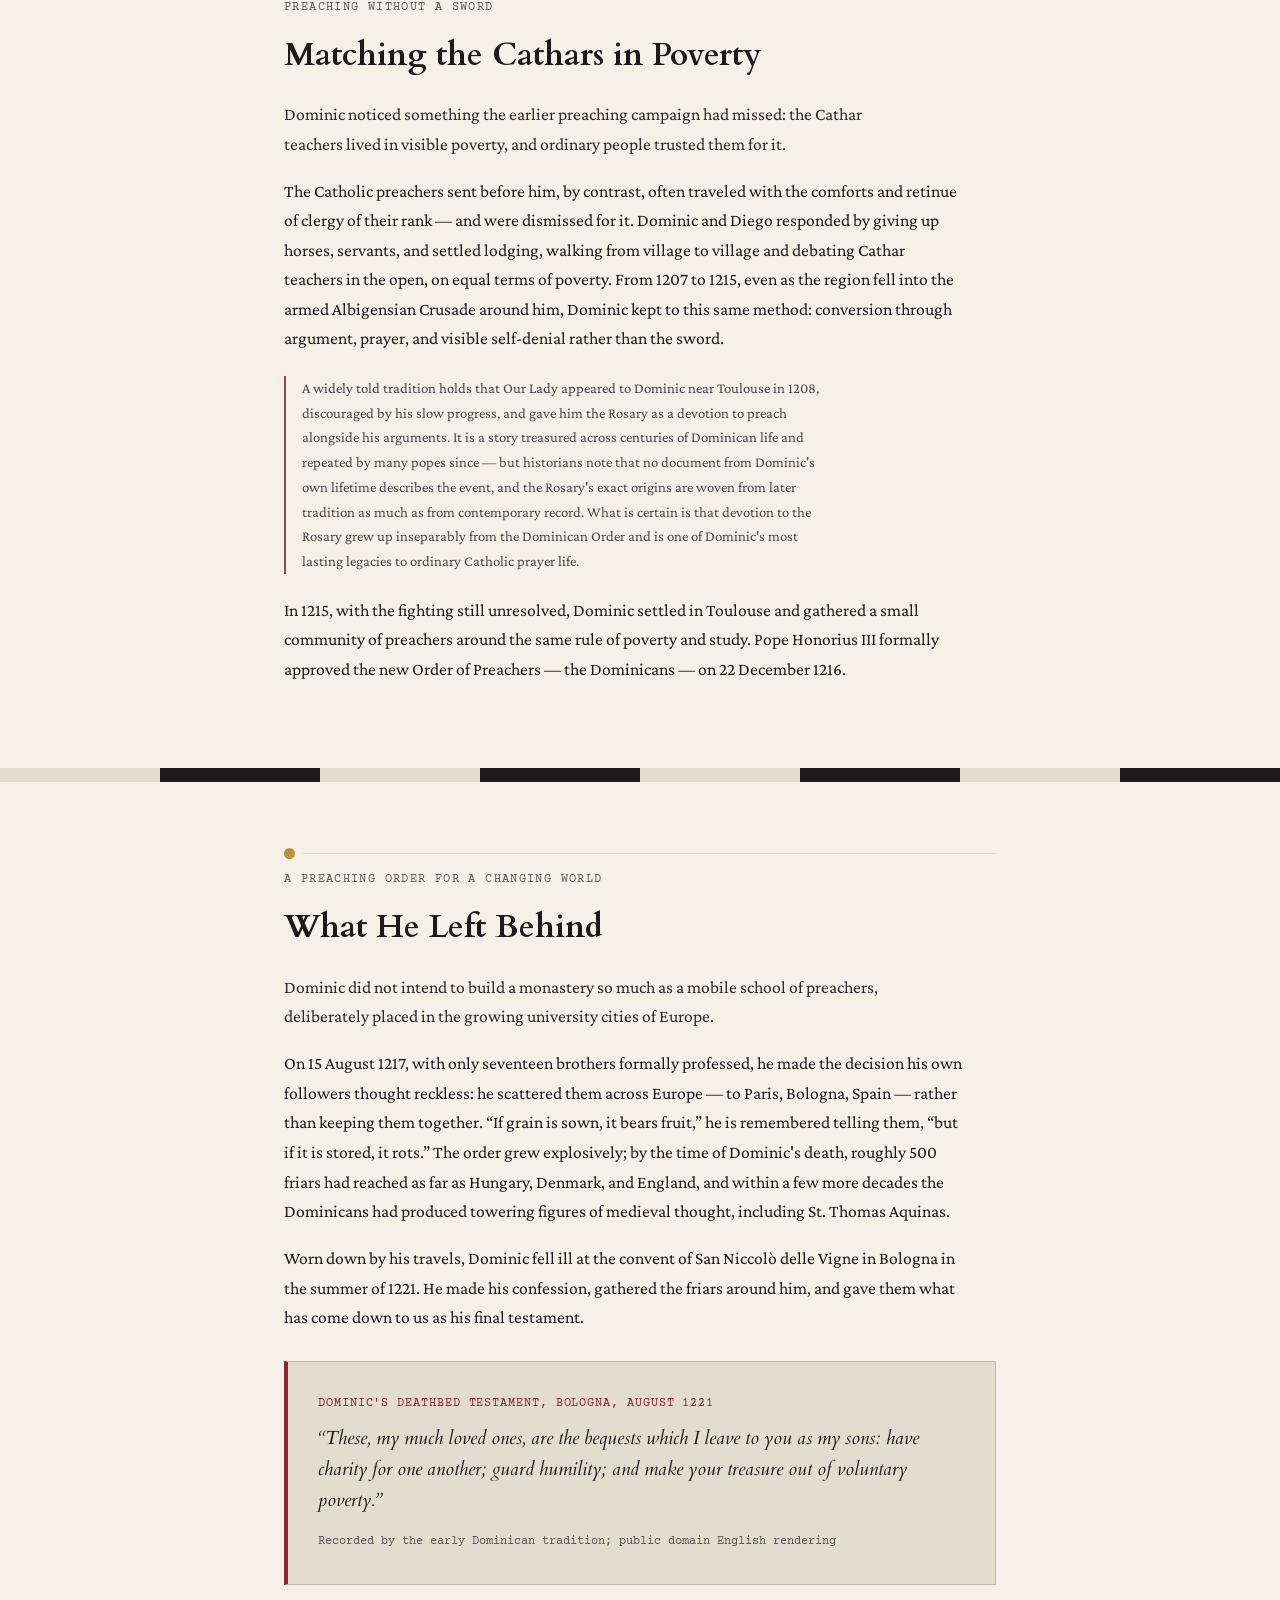
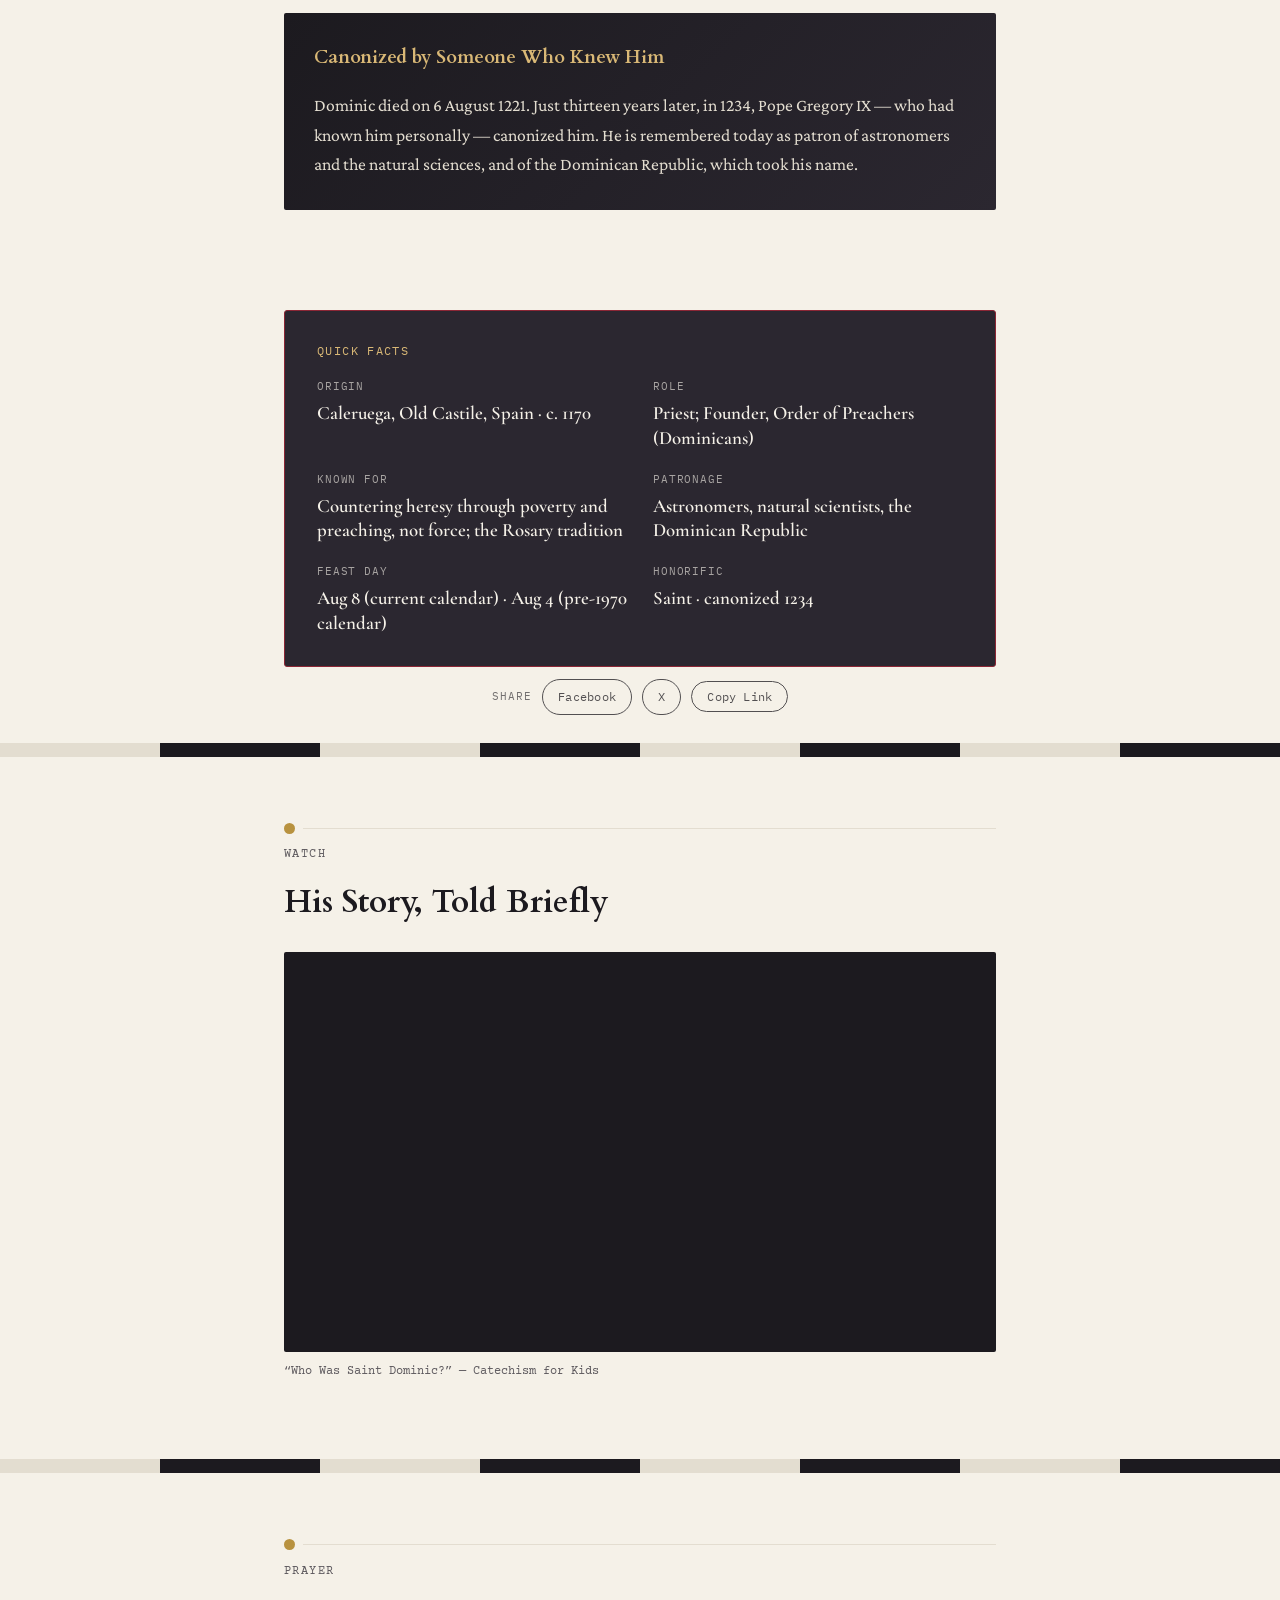
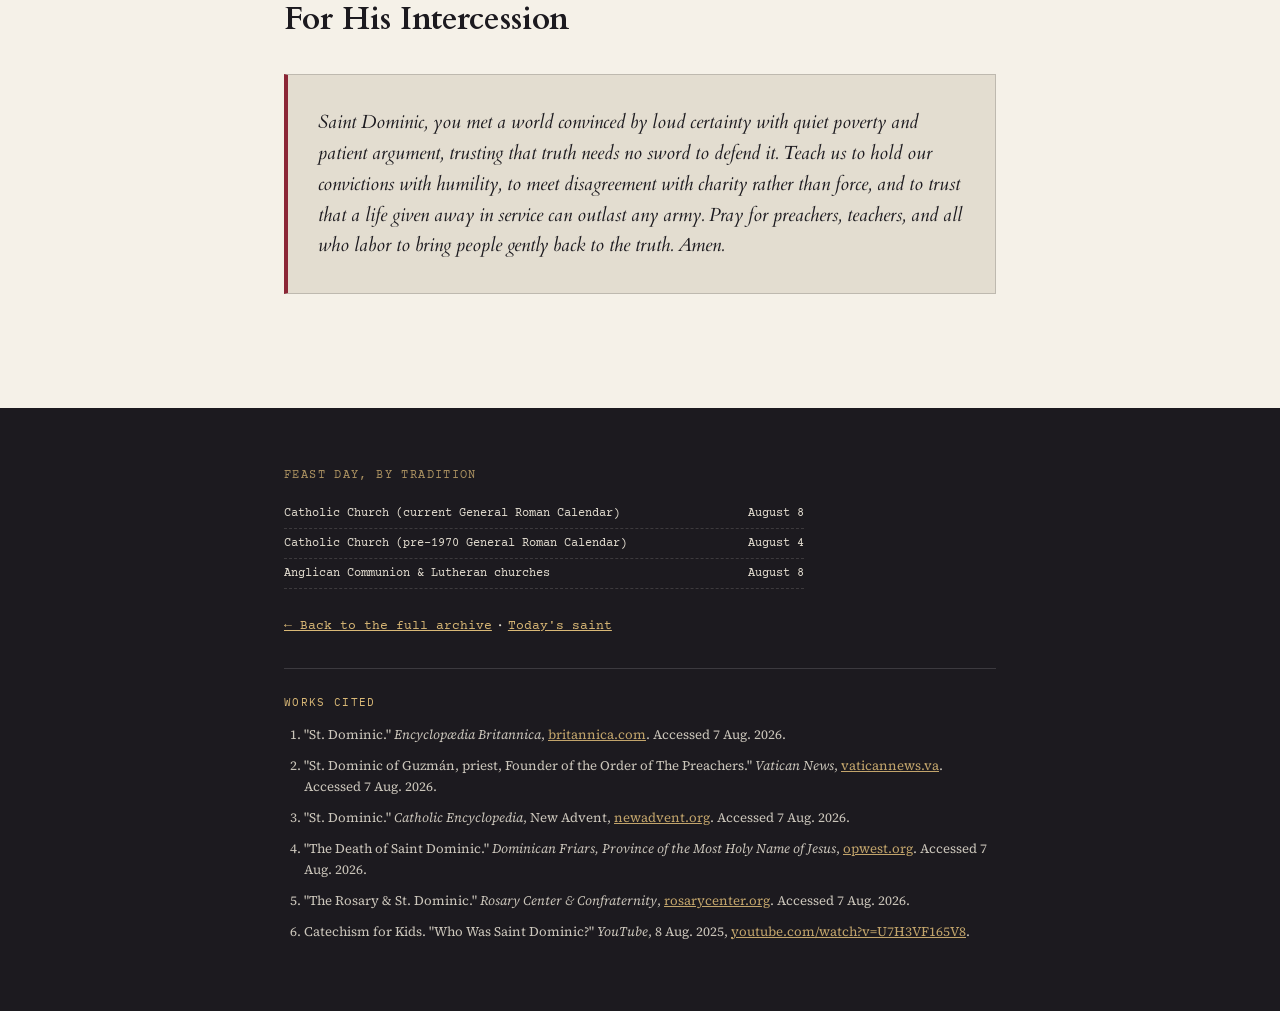
<file: saints/st-dominic.html>
<!DOCTYPE html>
<html lang="en">
<head>
<meta charset="UTF-8">
<meta name="viewport" content="width=device-width, initial-scale=1.0">
<title>St. Dominic — Preaching Without a Sword</title>
<meta name="description" content="A Castilian priest who chose poverty and persuasion over the crusade being fought around him, and founded an order of preachers that would outlive every army sent to do what he refused to.">

<link rel="icon" href="../assets/favicon.svg" type="image/svg+xml">
<link rel="icon" href="../assets/favicon.ico" sizes="any">
<link rel="icon" type="image/png" sizes="32x32" href="../assets/favicon-32.png">
<link rel="apple-touch-icon" href="../assets/favicon-180.png">

<!-- Open Graph / Twitter -->
<meta property="og:title" content="St. Dominic">
<meta property="og:description" content="He chose poverty and persuasion over the crusade being fought around him, and founded a preaching order that would outlive every army sent to do what he refused to.">
<meta property="og:type" content="article">
<meta property="og:image" content="https://allenvincentlucas.github.io/saint-of-the-day/saints/previews/st-dominic.png">
<meta property="og:url" content="https://allenvincentlucas.github.io/saint-of-the-day/saints/st-dominic.html">
<meta name="twitter:card" content="summary_large_image">
<meta name="twitter:title" content="St. Dominic">
<meta name="twitter:description" content="He chose poverty and persuasion over the crusade being fought around him, and founded a preaching order that would outlive every army sent to do what he refused to.">
<meta name="twitter:image" content="https://allenvincentlucas.github.io/saint-of-the-day/saints/previews/st-dominic.png">

<link rel="preconnect" href="https://fonts.googleapis.com">
<link rel="preconnect" href="https://fonts.gstatic.com" crossorigin>
<link href="https://fonts.googleapis.com/css2?family=Cardo:ital,wght@0,400;0,700;1,400&family=Crimson+Pro:ital,wght@0,400;0,500;0,600;1,400&family=Courier+Prime:wght@400;700&display=swap" rel="stylesheet">
<link href="https://fonts.googleapis.com/css2?family=Cormorant+Garamond:wght@500;600;700&family=Source+Serif+4:opsz,wght@8..60,400;8..60,600&family=IBM+Plex+Mono:wght@400;500&display=swap" rel="stylesheet">

<style>
  :root{
    --habit-black: #1c1a1f;
    --habit-black-warm: #2b2730;
    --habit-white: #f5f1e8;
    --habit-white-dim: #e3ddd0;
    --rose: #8b2635;
    --rose-light: #c65a68;
    --gold: #b8923f;
    --gold-light: #d9b876;
  }

  :root{
    --chrome-accent: var(--gold-light);
    --chrome-card-bg: var(--habit-black-warm);
    --chrome-card-border: var(--rose);
    --chrome-card-text: var(--habit-white);
  }

  *{ box-sizing: border-box; }
  html{ scroll-behavior: smooth; }
  body{
    margin:0;
    background: var(--habit-white);
    color: var(--habit-black);
    font-family: 'Crimson Pro', Georgia, serif;
    font-size: 1.1rem;
    line-height: 1.68;
    -webkit-font-smoothing: antialiased;
  }
  @media (prefers-reduced-motion: reduce){
    html{ scroll-behavior:auto; }
    *{ animation: none !important; transition: none !important; }
  }

  h1,h2,h3{ font-family:'Cardo', Georgia, serif; font-weight:700; margin:0 0 .5em; color: var(--habit-black); }
  a{ color: var(--rose); }
  .label{ font-family:'Courier Prime', monospace; text-transform:uppercase; letter-spacing:.12em; font-size:.72rem; color: var(--habit-black-warm); opacity:.75; }

  .wrap{ max-width: 760px; margin: 0 auto; padding: 0 24px; }

  /* ===== SHARED SITE CHROME (fixed across every saint page — only
     --chrome-accent / --chrome-card-bg / --chrome-card-border / --chrome-card-text vary) ===== */
  .site-nav{
    position: sticky; top:0; z-index: 60;
    background: rgba(15,12,10,.90);
    backdrop-filter: blur(6px);
    border-bottom: 1px solid rgba(255,255,255,.09);
  }
  .site-nav-inner{
    max-width: 760px; margin:0 auto; padding: 13px 24px;
    display:flex; align-items:center; justify-content:space-between; gap: 16px;
  }
  .site-nav-brand{
    display:flex; align-items:center; gap:9px;
    font-family:'Cormorant Garamond', Georgia, serif; font-weight:600;
    font-size:1.08rem; letter-spacing:.01em; color:#f5efe4; text-decoration:none;
    white-space: nowrap;
  }
  .site-nav-mark{ display:block; border-radius:50%; flex-shrink:0; }
  .site-nav-links{ display:flex; gap:22px; }
  .site-nav-links a{
    font-family:'IBM Plex Mono', monospace; font-size:.72rem; letter-spacing:.09em;
    text-transform:uppercase; color:#cfc6b8; text-decoration:none;
    padding-bottom:3px; border-bottom:1px solid transparent;
    transition: color .15s ease, border-color .15s ease;
  }
  .site-nav-links a:hover, .site-nav-links a:focus-visible{
    color: var(--chrome-accent); border-color: var(--chrome-accent);
  }

  .quick-facts-section{ padding: 6px 0 4px; }
  .quick-facts{
    background: var(--chrome-card-bg);
    color: var(--chrome-card-text);
    border: 1px solid var(--chrome-card-border);
    border-radius: 3px;
    padding: 30px 32px;
  }
  .qf-title{
    font-family:'IBM Plex Mono', monospace; text-transform:uppercase; letter-spacing:.12em;
    font-size:.72rem; color: var(--chrome-accent); margin:0 0 18px;
  }
  .qf-grid{ display:grid; grid-template-columns: 1fr 1fr; gap: 20px 26px; margin:0; }
  @media(max-width:520px){ .qf-grid{ grid-template-columns: 1fr; } }
  .qf-item dt{
    font-family:'IBM Plex Mono', monospace; font-size:.66rem; text-transform:uppercase;
    letter-spacing:.08em; opacity:.62; margin-bottom:5px;
  }
  .qf-item dd{
    font-family:'Cormorant Garamond', Georgia, serif; font-weight:600; font-size:1.18rem;
    margin:0; line-height:1.32;
  }

  .works-cited{ margin-top: 30px; padding-top: 24px; border-top: 1px solid rgba(255,255,255,.14); }
  .wc-title{
    font-family:'IBM Plex Mono', monospace; text-transform:uppercase; letter-spacing:.12em;
    font-size:.7rem; color: var(--chrome-accent); margin:0 0 12px;
  }
  .wc-list{ margin:0; padding-left: 20px; font-family:'Source Serif 4', Georgia, serif; font-size:.82rem; line-height:1.65; opacity:.88; }
  .wc-list li{ margin-bottom:9px; }
  .wc-list a{ color: inherit; }
  /* ===== END SHARED SITE CHROME ===== */

  /* ===== Habit Stripe + Rosary Bead (signature element) =====
     Dominic's order is known by its black-and-white habit and its
     Rosary. Every divider on this page is a literal habit stripe;
     every section break carries a small strand of beads. */
  .habit-divider{ height: 14px; display:flex; }
  .habit-divider span{ flex:1; }
  .habit-divider span:nth-child(odd){ background: var(--habit-white-dim); }
  .habit-divider span:nth-child(even){ background: var(--habit-black); }

  .bead-rule{ display:flex; align-items:center; gap:8px; margin: 0 0 10px; }
  .bead-rule .bead{ width:8px; height:8px; border-radius:50%; background: var(--rose); flex-shrink:0; }
  .bead-rule .bead.big{ width:11px; height:11px; background: var(--gold); }
  .bead-rule .line{ flex:1; height:1px; background: var(--habit-white-dim); }

  /* ===== Hero ===== */
  .hero{
    position: relative;
    padding: 96px 0 72px;
    background: linear-gradient(180deg, var(--habit-black) 0%, var(--habit-black-warm) 100%);
    color: var(--habit-white);
    overflow: hidden;
  }
  .hero .wrap{ position: relative; z-index: 2; }
  .hero-eyebrow{ color: var(--gold-light); margin-bottom:18px; display:flex; gap:10px; align-items:center; font-family:'Courier Prime',monospace; font-size:.75rem; letter-spacing:.13em; text-transform:uppercase; }
  .hero-eyebrow .rule{ width:28px; height:1px; background: var(--gold-light); display:inline-block; }
  .hero h1{ color:#faf6ec; font-size: clamp(2.3rem, 6vw, 3.5rem); line-height:1.06; }
  .hero .tagline{ font-size:1.15rem; color:var(--habit-white-dim); max-width:48ch; margin-top:18px; font-style:italic; font-family:'Crimson Pro',serif; }
  .hero-chips{ display:flex; flex-wrap:wrap; gap:10px; margin-top:32px; }
  .chip{
    font-family:'Courier Prime', monospace; font-size:.74rem; letter-spacing:.03em;
    border: 1px solid rgba(245,241,232,.35); color:#efe8d8;
    padding: 6px 12px; border-radius: 999px; background: rgba(0,0,0,.15);
  }
  .chip.chip-gold{ border-color: var(--gold); color: var(--gold-light); }

  .hero-art{ margin-top:44px; max-width: 320px; }

  /* ===== Sections ===== */
  section.content{ padding: 66px 0; }
  section.content h2{ font-size: clamp(1.5rem, 3.4vw, 2rem); }
  .lede{ font-size:1.1rem; color: var(--habit-black-warm); max-width:62ch; }
  p{ max-width: 68ch; }

  /* Sermon / testament block, styled like an open preached page */
  .tablet{
    background: var(--habit-white-dim);
    border: 1px solid rgba(28,26,31,.18);
    border-left: 4px solid var(--rose);
    padding: 32px 30px;
    margin: 28px 0;
  }
  .tablet .ref{ font-family:'Courier Prime', monospace; font-size:.72rem; color: var(--rose); display:block; margin-bottom:10px; letter-spacing:.08em; }
  .tablet blockquote{ margin:0; font-family:'Cardo', Georgia, serif; font-weight:400; font-style:italic; font-size:1.2rem; line-height:1.6; color: var(--habit-black); }
  .tablet cite{ display:block; margin-top:16px; font-style:normal; font-family:'Courier Prime', monospace; font-size:.76rem; color: var(--habit-black-warm); opacity:.75; }

  .callout{
    background: linear-gradient(135deg, var(--habit-black), var(--habit-black-warm));
    color: var(--habit-white);
    padding: 30px 30px;
    border-radius: 2px;
    margin: 28px 0;
  }
  .callout h3{ color: var(--gold-light); font-size:1.15rem; }
  .callout p{ color: var(--habit-white-dim); margin-bottom:0; max-width:none; }

  .note-aside{
    font-size:.92rem; color: var(--habit-black-warm); opacity:.85; border-left: 2px solid var(--rose);
    padding-left: 16px; margin: 22px 0;
  }

  /* Video section */
  .watch-grid{ display:grid; grid-template-columns: 1fr; gap: 26px; margin-top: 22px; }
  .video-frame{ position:relative; padding-top:56.25%; background: var(--habit-black); border-radius:2px; overflow:hidden; }
  .video-frame iframe{ position:absolute; inset:0; width:100%; height:100%; border:0; }
  .video-cap{ font-family:'Courier Prime', monospace; font-size:.72rem; color: var(--habit-black-warm); opacity:.75; margin-top:10px; }

  footer.site-footer{
    background: var(--habit-black); color: var(--habit-white-dim);
    padding: 46px 0 60px; margin-top: 20px;
  }
  footer.site-footer a{ color: var(--gold-light); }
  footer.site-footer .feast-list{ list-style:none; padding:0; margin: 14px 0 0; font-family:'Courier Prime', monospace; font-size:.78rem; }
  footer.site-footer .feast-list li{ padding: 4px 0; border-bottom: 1px dashed rgba(245,241,232,.15); display:flex; justify-content:space-between; max-width:520px; gap: 16px; }
  .back-link{ display:inline-block; margin-top:26px; font-family:'Courier Prime', monospace; font-size:.82rem; }

  .share-section{ padding: 8px 0 28px; text-align:center; }
  .share-row{ display:flex; align-items:center; justify-content:center; gap:10px; flex-wrap:wrap; }
  .share-label{
    font-family:'IBM Plex Mono', monospace; font-size:.7rem; letter-spacing:.1em;
    text-transform:uppercase; opacity:.6;
  }
  .share-btn{
    font-family:'IBM Plex Mono', monospace; font-size:.74rem; letter-spacing:.02em;
    padding:7px 15px; border:1px solid currentColor; opacity:.75; border-radius:999px;
    text-decoration:none; cursor:pointer; background:transparent; color:inherit;
    transition: color .15s ease, border-color .15s ease, opacity .15s ease;
  }
  .share-btn:hover, .share-btn:focus-visible{ color: var(--chrome-accent); border-color: var(--chrome-accent); opacity:1; }
</style>
</head>
<body>
<nav class="site-nav">
  <div class="site-nav-inner">
    <a class="site-nav-brand" href="../index.html">
      <img src="../assets/favicon.svg" alt="" class="site-nav-mark" width="22" height="22">
      <span>Saint of the Day</span>
    </a>
    <div class="site-nav-links">
      <a href="../index.html">Home</a>
      <a href="../archive.html">Archive</a>
    </div>
  </div>
</nav>

<header class="hero" id="sec-hero">
  <div class="wrap">
    <p class="hero-eyebrow"><span class="rule"></span>SAINT OF THE DAY &middot; 12TH&ndash;13TH CENTURY</p>
    <h1>St. Dominic</h1>
    <p class="tagline">He chose poverty and persuasion over the crusade being fought around him, and founded a preaching order that would outlive every army sent to do what he refused to.</p>
    <div class="hero-chips">
      <span class="chip chip-gold">Feast August 8 (August 4, pre-1970 calendar)</span>
      <span class="chip">Founder, Order of Preachers</span>
      <span class="chip">Castile, Spain &middot; c. 1170&ndash;1221</span>
    </div>

    <div class="hero-art" aria-hidden="true">
      <svg viewBox="0 0 320 170" xmlns="http://www.w3.org/2000/svg">
        <!-- open book, spine down the center, resting on a habit-stripe base -->
        <path d="M20,120 C60,108 100,108 155,116 L155,50 C100,42 60,42 20,54 Z" fill="#f5f1e8" opacity="0.92"/>
        <path d="M300,120 C260,108 220,108 165,116 L165,50 C220,42 260,42 300,54 Z" fill="#f5f1e8" opacity="0.92"/>
        <path d="M155,50 L155,116 M165,50 L165,116" stroke="#1c1a1f" stroke-width="2"/>
        <g stroke="#8b2635" stroke-width="1.4" opacity="0.55">
          <line x1="34" y1="68" x2="140" y2="62"/>
          <line x1="34" y1="80" x2="140" y2="74"/>
          <line x1="34" y1="92" x2="140" y2="86"/>
          <line x1="180" y1="62" x2="286" y2="68"/>
          <line x1="180" y1="74" x2="286" y2="80"/>
          <line x1="180" y1="86" x2="286" y2="92"/>
        </g>
        <!-- rosary strand draped across the book -->
        <path d="M40,124 C110,148 210,148 280,124" fill="none" stroke="#b8923f" stroke-width="2"/>
        <circle cx="60" cy="132" r="4" fill="#8b2635"/>
        <circle cx="95" cy="141" r="4" fill="#8b2635"/>
        <circle cx="135" cy="146" r="4" fill="#8b2635"/>
        <circle cx="160" cy="147" r="5" fill="#b8923f"/>
        <circle cx="185" cy="146" r="4" fill="#8b2635"/>
        <circle cx="225" cy="141" r="4" fill="#8b2635"/>
        <circle cx="260" cy="132" r="4" fill="#8b2635"/>
      </svg>
    </div>
  </div>
</header>

<div class="habit-divider" aria-hidden="true">
  <span></span><span></span><span></span><span></span><span></span><span></span><span></span><span></span>
</div>

<main>

  <section class="content" id="sec-context">
    <div class="wrap">
      <div class="bead-rule"><span class="bead big"></span><span class="line"></span></div>
      <p class="label">Castile to Languedoc</p>
      <h2>A Canon Who Went on the Road</h2>
      <p class="lede">Dominic was born around 1170 in Caleruega, a small village in Old Castile, to parents of the local nobility.</p>
      <p>An uncle who was a priest gave him his early education; he went on to study arts and theology at Palencia, where, according to tradition, he sold his own books and belongings to feed people during a famine, telling his startled classmates he would not study off &ldquo;dead skins when men are dying of hunger.&rdquo; Ordained around age 24, he became a canon at the cathedral of Osma, living under a rule that emphasized common life and prayer.</p>
      <p>In 1203, Dominic accompanied his bishop, Diego de Acevedo, on a diplomatic journey through southern France. There, in the region of Languedoc, they encountered the Cathar (or Albigensian) movement in full strength &mdash; a dualist faith that treated the material world itself as the work of an evil god, rejected marriage and procreation, and had drawn large parts of the local population away from the Catholic Church. Pope Innocent III had already sent preachers and, eventually, an armed crusade to confront it. Dominic chose a different tool.</p>
    </div>
  </section>

  <div class="habit-divider" aria-hidden="true">
    <span></span><span></span><span></span><span></span><span></span><span></span><span></span><span></span>
  </div>

  <section class="content" id="sec-defining">
    <div class="wrap">
      <div class="bead-rule"><span class="bead big"></span><span class="line"></span></div>
      <p class="label">Preaching Without a Sword</p>
      <h2>Matching the Cathars in Poverty</h2>
      <p class="lede">Dominic noticed something the earlier preaching campaign had missed: the Cathar teachers lived in visible poverty, and ordinary people trusted them for it.</p>
      <p>The Catholic preachers sent before him, by contrast, often traveled with the comforts and retinue of clergy of their rank &mdash; and were dismissed for it. Dominic and Diego responded by giving up horses, servants, and settled lodging, walking from village to village and debating Cathar teachers in the open, on equal terms of poverty. From 1207 to 1215, even as the region fell into the armed Albigensian Crusade around him, Dominic kept to this same method: conversion through argument, prayer, and visible self-denial rather than the sword.</p>

      <p class="note-aside">A widely told tradition holds that Our Lady appeared to Dominic near Toulouse in 1208, discouraged by his slow progress, and gave him the Rosary as a devotion to preach alongside his arguments. It is a story treasured across centuries of Dominican life and repeated by many popes since &mdash; but historians note that no document from Dominic's own lifetime describes the event, and the Rosary's exact origins are woven from later tradition as much as from contemporary record. What is certain is that devotion to the Rosary grew up inseparably from the Dominican Order and is one of Dominic's most lasting legacies to ordinary Catholic prayer life.</p>

      <p>In 1215, with the fighting still unresolved, Dominic settled in Toulouse and gathered a small community of preachers around the same rule of poverty and study. Pope Honorius III formally approved the new Order of Preachers &mdash; the Dominicans &mdash; on 22 December 1216.</p>
    </div>
  </section>

  <div class="habit-divider" aria-hidden="true">
    <span></span><span></span><span></span><span></span><span></span><span></span><span></span><span></span>
  </div>

  <section class="content" id="sec-legacy">
    <div class="wrap">
      <div class="bead-rule"><span class="bead big"></span><span class="line"></span></div>
      <p class="label">A Preaching Order for a Changing World</p>
      <h2>What He Left Behind</h2>
      <p class="lede">Dominic did not intend to build a monastery so much as a mobile school of preachers, deliberately placed in the growing university cities of Europe.</p>
      <p>On 15 August 1217, with only seventeen brothers formally professed, he made the decision his own followers thought reckless: he scattered them across Europe &mdash; to Paris, Bologna, Spain &mdash; rather than keeping them together. &ldquo;If grain is sown, it bears fruit,&rdquo; he is remembered telling them, &ldquo;but if it is stored, it rots.&rdquo; The order grew explosively; by the time of Dominic's death, roughly 500 friars had reached as far as Hungary, Denmark, and England, and within a few more decades the Dominicans had produced towering figures of medieval thought, including St. Thomas Aquinas.</p>

      <p>Worn down by his travels, Dominic fell ill at the convent of San Niccolò delle Vigne in Bologna in the summer of 1221. He made his confession, gathered the friars around him, and gave them what has come down to us as his final testament.</p>

      <div class="tablet">
        <span class="ref">DOMINIC'S DEATHBED TESTAMENT, BOLOGNA, AUGUST 1221</span>
        <blockquote>
          &ldquo;These, my much loved ones, are the bequests which I leave to you as my sons: have charity for one another; guard humility; and make your treasure out of voluntary poverty.&rdquo;
        </blockquote>
        <cite>Recorded by the early Dominican tradition; public domain English rendering</cite>
      </div>

      <div class="callout">
        <h3>Canonized by Someone Who Knew Him</h3>
        <p>Dominic died on 6 August 1221. Just thirteen years later, in 1234, Pope Gregory IX &mdash; who had known him personally &mdash; canonized him. He is remembered today as patron of astronomers and the natural sciences, and of the Dominican Republic, which took his name.</p>
      </div>
    </div>
  </section>

  <section class="quick-facts-section">
    <div class="wrap">
      <div class="quick-facts">
        <p class="qf-title">Quick Facts</p>
        <dl class="qf-grid">
          <div class="qf-item"><dt>Origin</dt><dd>Caleruega, Old Castile, Spain &middot; c. 1170</dd></div>
          <div class="qf-item"><dt>Role</dt><dd>Priest; Founder, Order of Preachers (Dominicans)</dd></div>
          <div class="qf-item"><dt>Known For</dt><dd>Countering heresy through poverty and preaching, not force; the Rosary tradition</dd></div>
          <div class="qf-item"><dt>Patronage</dt><dd>Astronomers, natural scientists, the Dominican Republic</dd></div>
          <div class="qf-item"><dt>Feast Day</dt><dd>Aug 8 (current calendar) &middot; Aug 4 (pre-1970 calendar)</dd></div>
          <div class="qf-item"><dt>Honorific</dt><dd>Saint &middot; canonized 1234</dd></div>
        </dl>
      </div>
    </div>
  </section>

  <section class="share-section">
    <div class="wrap">
      <div class="share-row">
        <span class="share-label">Share</span>
        <a class="share-btn" href="https://www.facebook.com/sharer/sharer.php?u=https%3A%2F%2Fallenvincentlucas.github.io%2Fsaint-of-the-day%2Fsaints%2Fst-dominic.html" target="_blank" rel="noopener">Facebook</a>
        <a class="share-btn" href="https://twitter.com/intent/tweet?text=St.%20Dominic&amp;url=https%3A%2F%2Fallenvincentlucas.github.io%2Fsaint-of-the-day%2Fsaints%2Fst-dominic.html" target="_blank" rel="noopener">X</a>
        <button type="button" class="share-btn" onclick="navigator.clipboard.writeText('https://allenvincentlucas.github.io/saint-of-the-day/saints/st-dominic.html').then(()=>{this.textContent='Copied!';setTimeout(()=>this.textContent='Copy Link',1500)})">Copy Link</button>
      </div>
    </div>
  </section>

  <div class="habit-divider" aria-hidden="true">
    <span></span><span></span><span></span><span></span><span></span><span></span><span></span><span></span>
  </div>

  <section class="content" id="sec-watch">
    <div class="wrap">
      <div class="bead-rule"><span class="bead big"></span><span class="line"></span></div>
      <p class="label">Watch</p>
      <h2>His Story, Told Briefly</h2>
      <div class="watch-grid">
        <div>
          <div class="video-frame">
            <iframe src="https://www.youtube.com/embed/U7H3VF165V8" title="Who Was Saint Dominic? — Catechism for Kids" allow="accelerometer; autoplay; clipboard-write; encrypted-media; gyroscope; picture-in-picture" allowfullscreen loading="lazy"></iframe>
          </div>
          <p class="video-cap">&ldquo;Who Was Saint Dominic?&rdquo; &mdash; Catechism for Kids</p>
        </div>
      </div>
    </div>
  </section>

  <div class="habit-divider" aria-hidden="true">
    <span></span><span></span><span></span><span></span><span></span><span></span><span></span><span></span>
  </div>

  <section class="content" id="sec-prayer">
    <div class="wrap">
      <div class="bead-rule"><span class="bead big"></span><span class="line"></span></div>
      <p class="label">Prayer</p>
      <h2>For His Intercession</h2>
      <div class="tablet">
        <blockquote>
          Saint Dominic, you met a world convinced by loud certainty with quiet poverty and patient argument, trusting that truth needs no sword to defend it. Teach us to hold our convictions with humility, to meet disagreement with charity rather than force, and to trust that a life given away in service can outlast any army. Pray for preachers, teachers, and all who labor to bring people gently back to the truth. Amen.
        </blockquote>
      </div>
    </div>
  </section>

</main>

<footer class="site-footer" id="sec-footer">
  <div class="wrap">
    <p class="label" style="color:var(--gold-light)">Feast Day, by Tradition</p>
    <ul class="feast-list">
      <li><span>Catholic Church (current General Roman Calendar)</span><span>August 8</span></li>
      <li><span>Catholic Church (pre-1970 General Roman Calendar)</span><span>August 4</span></li>
      <li><span>Anglican Communion &amp; Lutheran churches</span><span>August 8</span></li>
    </ul>
    <a class="back-link" href="../archive.html">&larr; Back to the full archive</a>
    &nbsp;&middot;&nbsp;
    <a class="back-link" href="../index.html">Today's saint</a>

    <div class="works-cited">
      <p class="wc-title">Works Cited</p>
      <ol class="wc-list">
        <li>&quot;St. Dominic.&quot; <em>Encyclop&aelig;dia Britannica</em>, <a href="https://www.britannica.com/biography/Saint-Dominic" target="_blank" rel="noopener">britannica.com</a>. Accessed 7 Aug. 2026.</li>
        <li>&quot;St. Dominic of Guzm&aacute;n, priest, Founder of the Order of The Preachers.&quot; <em>Vatican News</em>, <a href="https://www.vaticannews.va/en/saints/08/08/st--dominic-of-guzman--priest-founder-of-the-order-of-the-preach.html" target="_blank" rel="noopener">vaticannews.va</a>. Accessed 7 Aug. 2026.</li>
        <li>&quot;St. Dominic.&quot; <em>Catholic Encyclopedia</em>, New Advent, <a href="https://www.newadvent.org/cathen/05106a.htm" target="_blank" rel="noopener">newadvent.org</a>. Accessed 7 Aug. 2026.</li>
        <li>&quot;The Death of Saint Dominic.&quot; <em>Dominican Friars, Province of the Most Holy Name of Jesus</em>, <a href="https://opwest.org/blog/the-death-of-saint-dominic" target="_blank" rel="noopener">opwest.org</a>. Accessed 7 Aug. 2026.</li>
        <li>&quot;The Rosary &amp; St. Dominic.&quot; <em>Rosary Center &amp; Confraternity</em>, <a href="https://www.rosarycenter.org/the-rosary-and-st.-dominic" target="_blank" rel="noopener">rosarycenter.org</a>. Accessed 7 Aug. 2026.</li>
        <li>Catechism for Kids. &quot;Who Was Saint Dominic?&quot; <em>YouTube</em>, 8 Aug. 2025, <a href="https://www.youtube.com/watch?v=U7H3VF165V8" target="_blank" rel="noopener">youtube.com/watch?v=U7H3VF165V8</a>.</li>
      </ol>
    </div>
  </div>
</footer>

<script>
  (function(){
    var rules = document.querySelectorAll('.bead-rule .bead.big');
    var ids = ['sec-context','sec-defining','sec-legacy','sec-watch','sec-prayer'];
    var sections = ids.map(function(id){ return document.getElementById(id); }).filter(Boolean);
    if (!rules.length || !sections.length) return;
    rules.forEach(function(r, i){
      r.style.cursor = 'pointer';
      r.addEventListener('click', function(){
        if (sections[i]) sections[i].scrollIntoView({ behavior: 'smooth' });
      });
    });
  })();
</script>

</body>
</html>
</file>
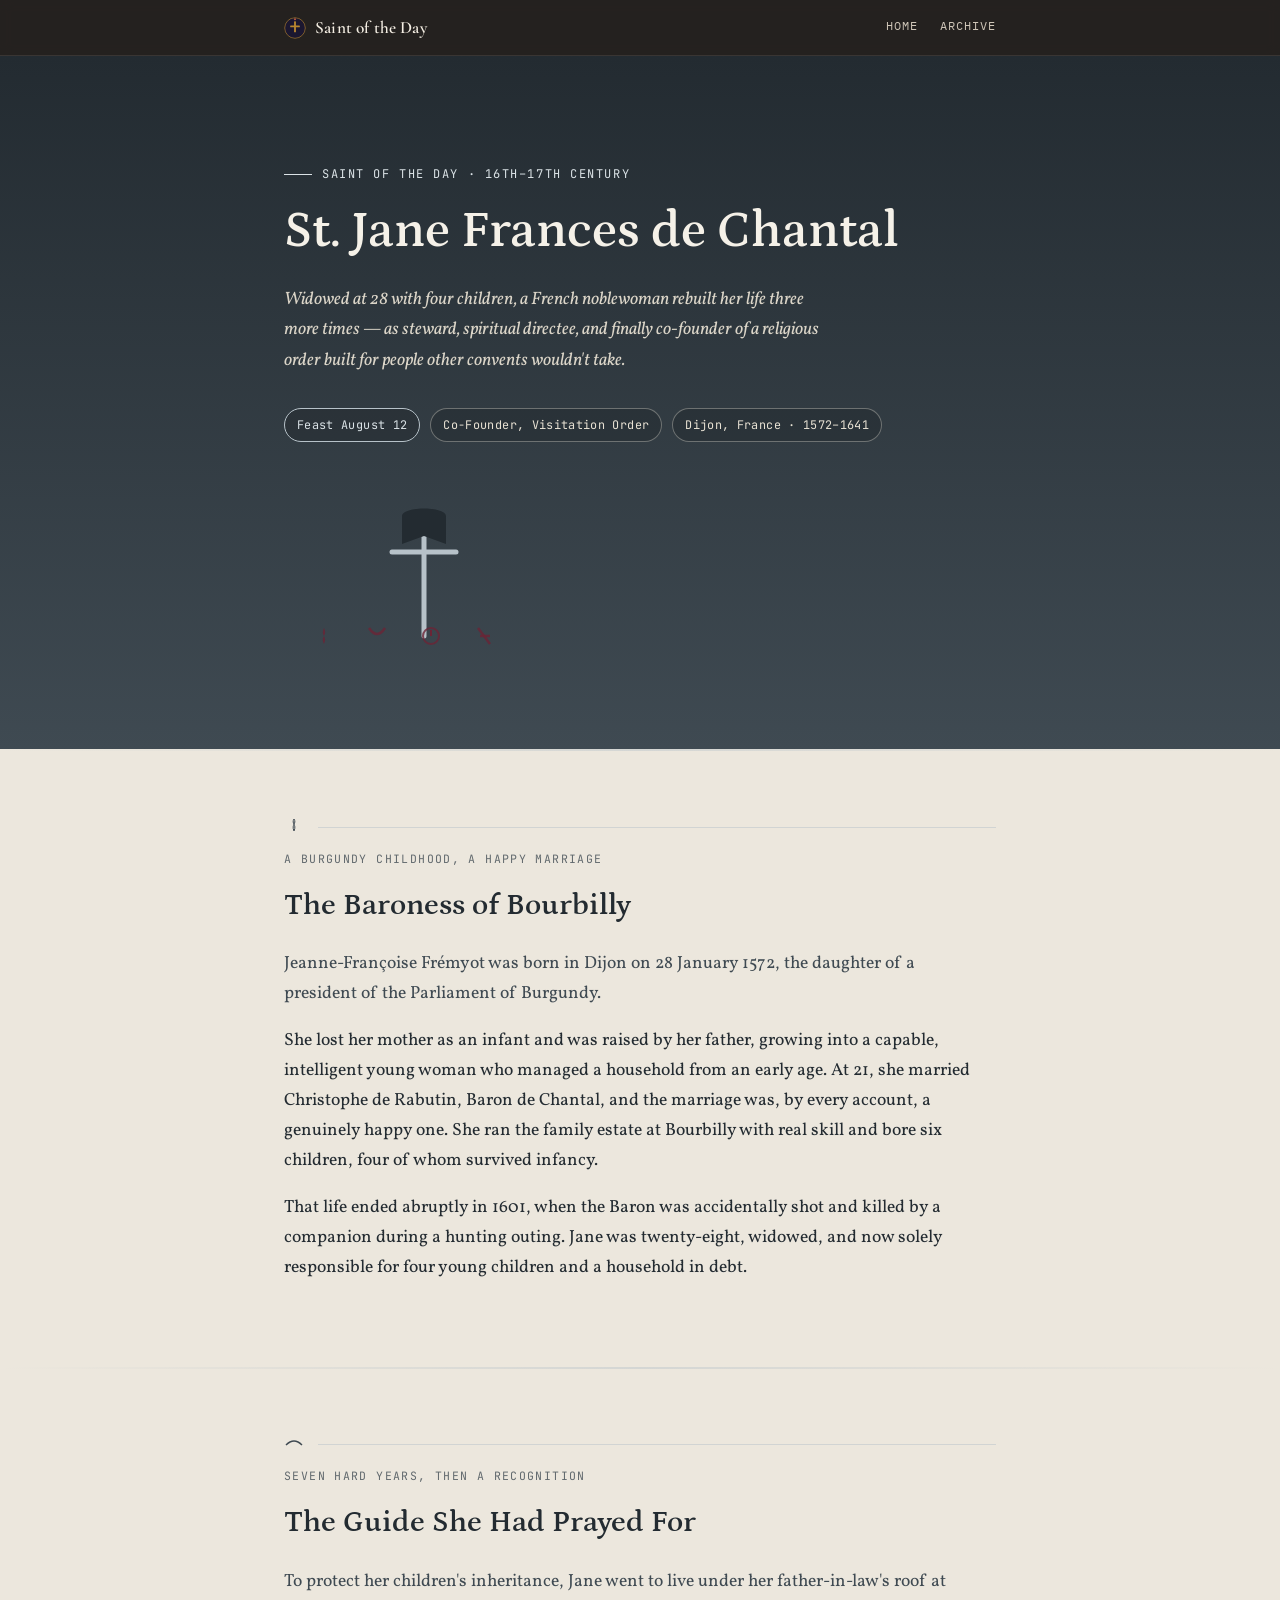
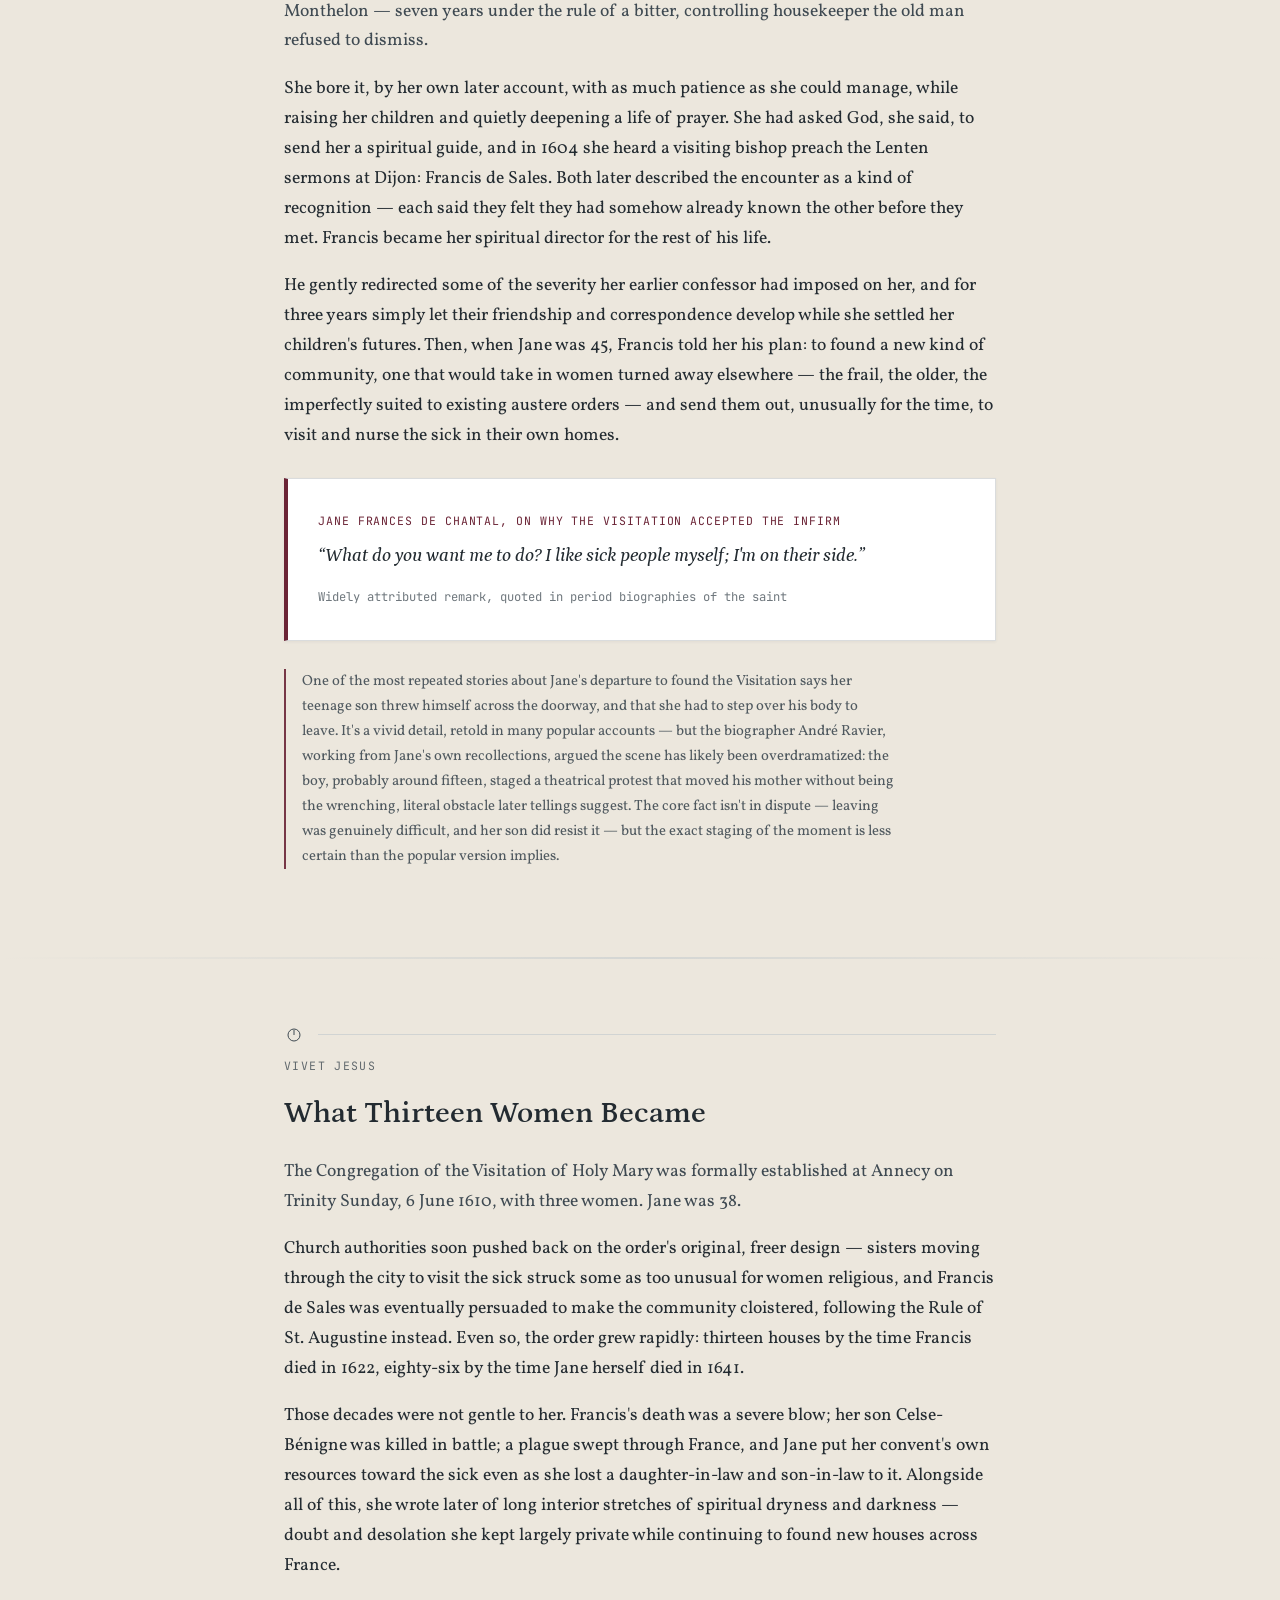
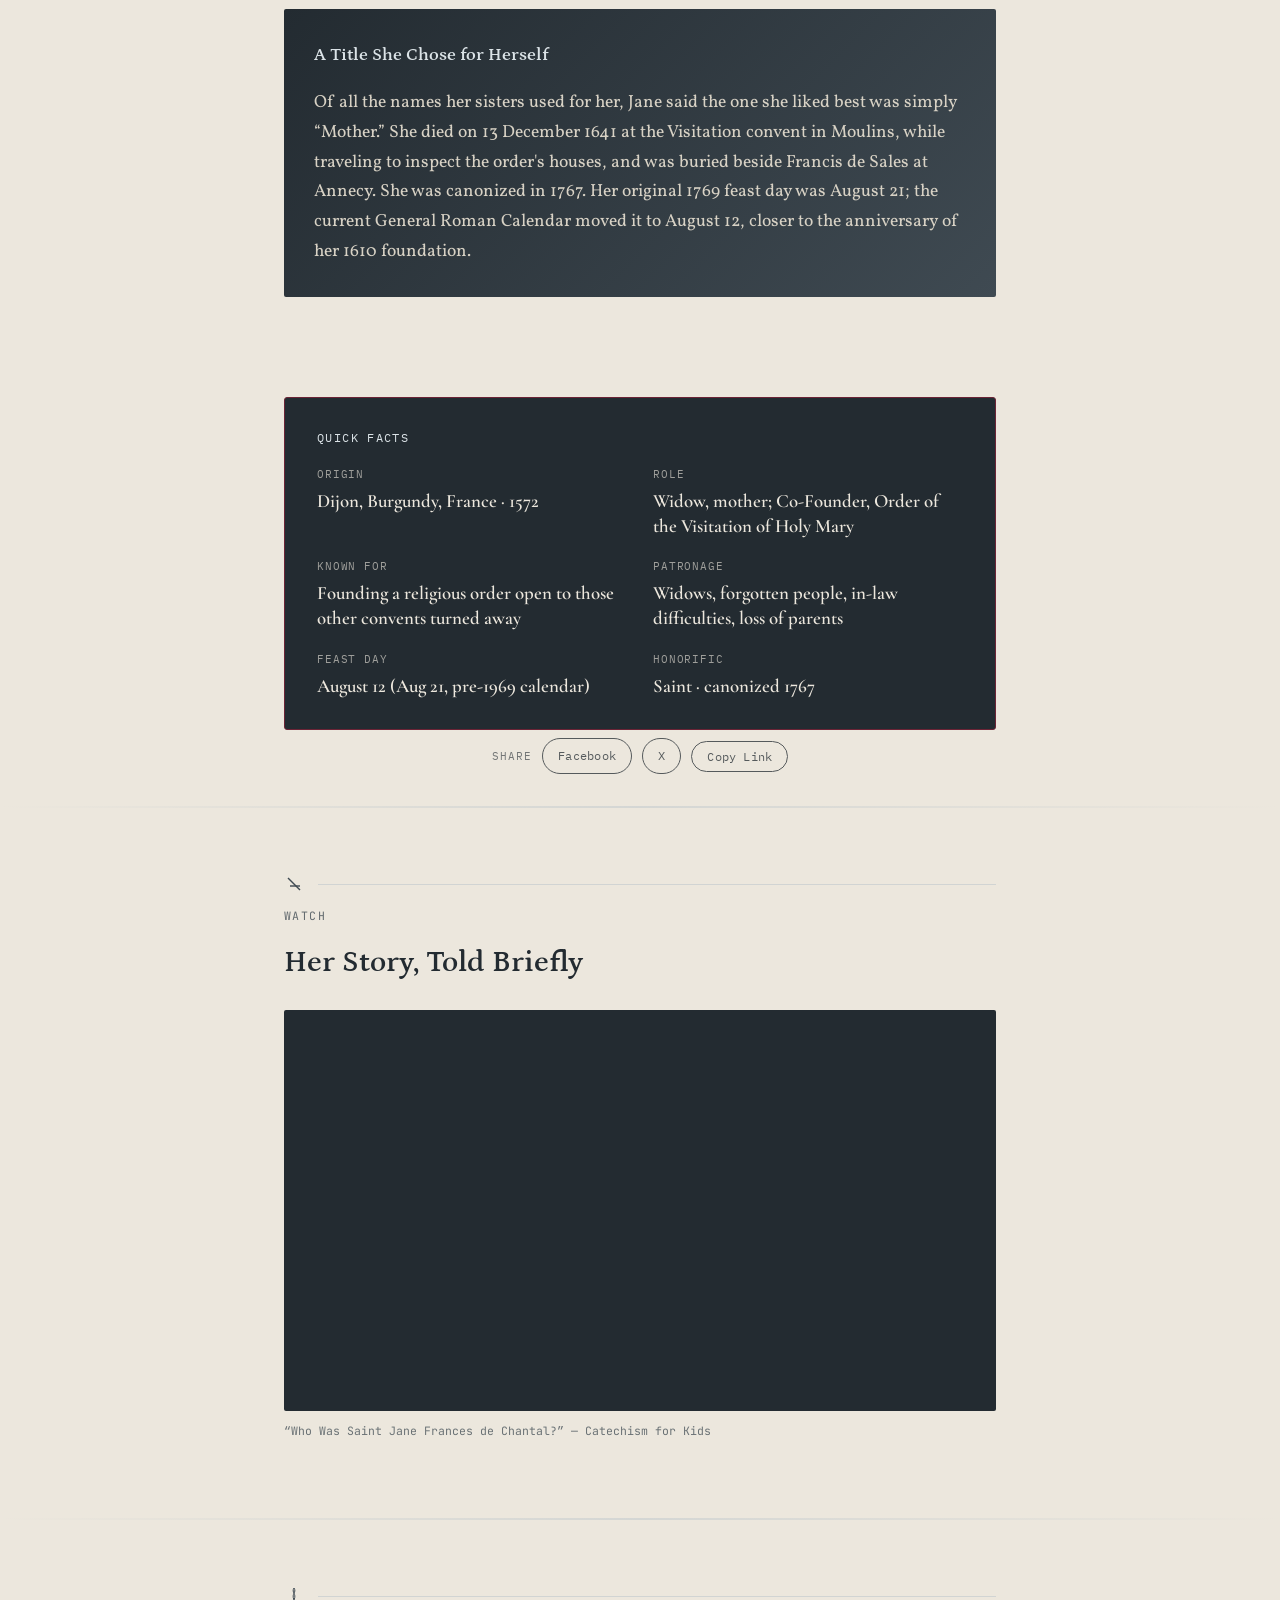
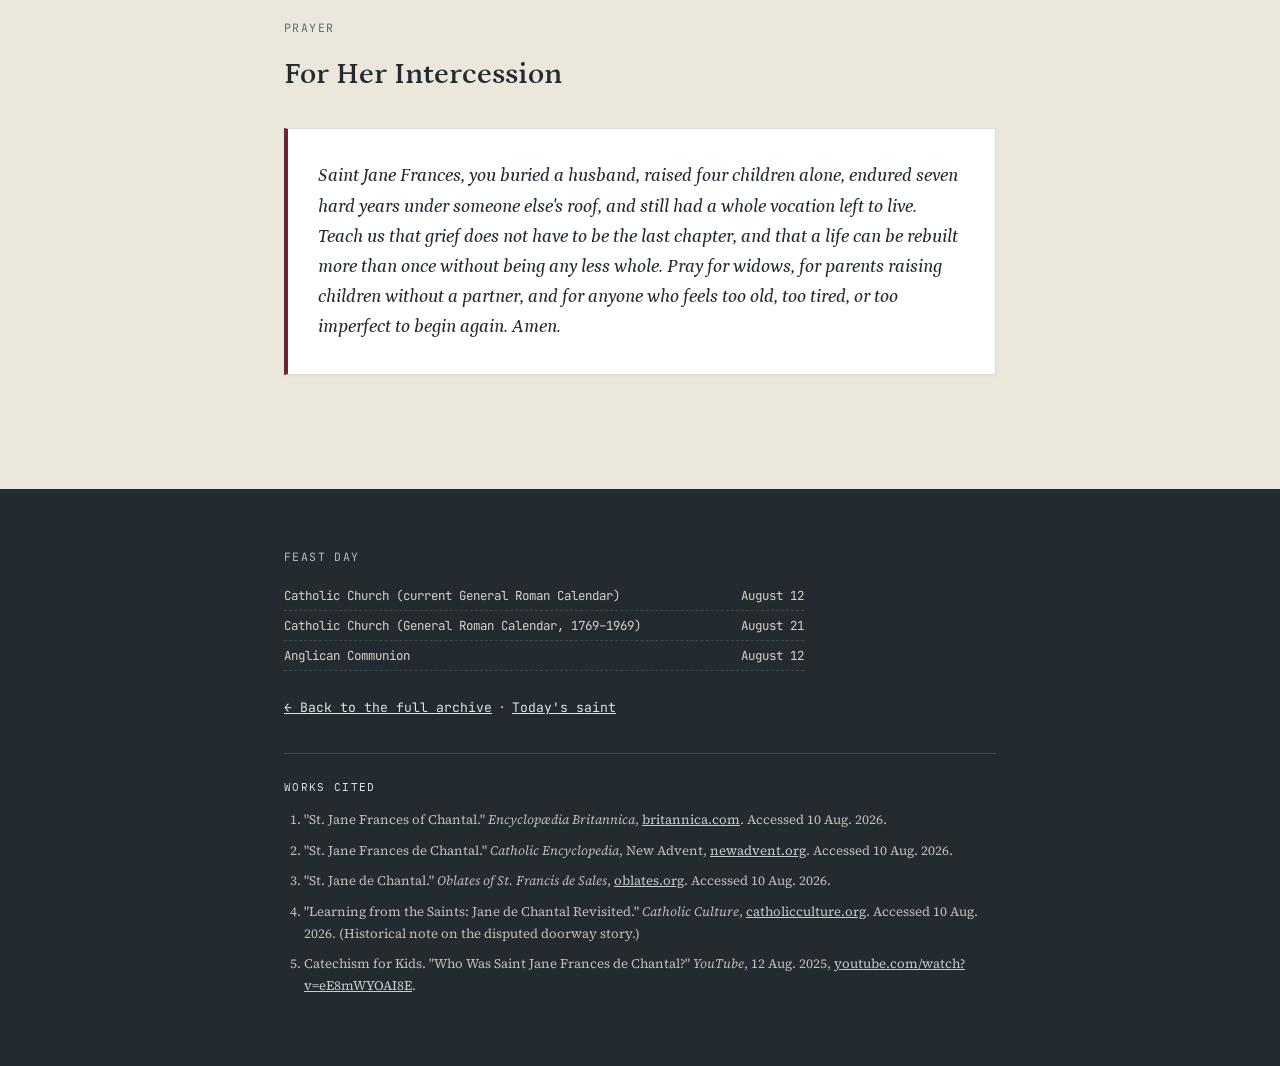
<file: saints/st-jane-frances-de-chantal.html>
<!DOCTYPE html>
<html lang="en">
<head>
<meta charset="UTF-8">
<meta name="viewport" content="width=device-width, initial-scale=1.0">
<title>St. Jane Frances de Chantal — Four Vocations, One Life</title>
<meta name="description" content="Widowed at 28 with four children, a French noblewoman rebuilt her life three more times — as steward, spiritual directee, and finally co-founder of a religious order built for people other convents wouldn't take.">

<link rel="icon" href="../assets/favicon.svg" type="image/svg+xml">
<link rel="icon" href="../assets/favicon.ico" sizes="any">
<link rel="icon" type="image/png" sizes="32x32" href="../assets/favicon-32.png">
<link rel="apple-touch-icon" href="../assets/favicon-180.png">

<!-- Open Graph / Twitter -->
<meta property="og:title" content="St. Jane Frances de Chantal">
<meta property="og:description" content="Widowed at 28 with four children, she rebuilt her life three more times, co-founding a religious order built for people other convents wouldn't take.">
<meta property="og:type" content="article">
<meta property="og:image" content="https://allenvincentlucas.github.io/saint-of-the-day/saints/previews/st-jane-frances-de-chantal.png">
<meta property="og:url" content="https://allenvincentlucas.github.io/saint-of-the-day/saints/st-jane-frances-de-chantal.html">
<meta name="twitter:card" content="summary_large_image">
<meta name="twitter:title" content="St. Jane Frances de Chantal">
<meta name="twitter:description" content="Widowed at 28 with four children, she rebuilt her life three more times, co-founding a religious order built for people other convents wouldn't take.">
<meta name="twitter:image" content="https://allenvincentlucas.github.io/saint-of-the-day/saints/previews/st-jane-frances-de-chantal.png">

<link rel="preconnect" href="https://fonts.googleapis.com">
<link rel="preconnect" href="https://fonts.gstatic.com" crossorigin>
<link href="https://fonts.googleapis.com/css2?family=Petrona:ital,wght@0,400;0,500;0,600;1,400&family=Vollkorn:ital,wght@0,400;0,500;1,400&family=JetBrains+Mono:wght@400;500&display=swap" rel="stylesheet">
<link href="https://fonts.googleapis.com/css2?family=Cormorant+Garamond:wght@500;600;700&family=Source+Serif+4:opsz,wght@8..60,400;8..60,600&family=IBM+Plex+Mono:wght@400;500&display=swap" rel="stylesheet">

<style>
  :root{
    --slate: #3f4a52;
    --slate-deep: #232b31;
    --silver-cross: #b7c2c9;
    --silver-cross-light: #dbe3e7;
    --burgundy: #6b2436;
    --burgundy-light: #a34b5f;
    --linen: #ece7dd;
  }

  :root{
    --chrome-accent: var(--silver-cross-light);
    --chrome-card-bg: var(--slate-deep);
    --chrome-card-border: var(--burgundy);
    --chrome-card-text: var(--linen);
  }

  *{ box-sizing: border-box; }
  html{ scroll-behavior: smooth; }
  body{
    margin:0;
    background: var(--linen);
    color: var(--slate-deep);
    font-family: 'Vollkorn', Georgia, serif;
    font-size: 1.1rem;
    line-height: 1.7;
    -webkit-font-smoothing: antialiased;
  }
  @media (prefers-reduced-motion: reduce){
    html{ scroll-behavior:auto; }
    *{ animation: none !important; transition: none !important; }
  }

  h1,h2,h3{ font-family:'Petrona', Georgia, serif; font-weight:600; margin:0 0 .5em; color: var(--slate-deep); }
  a{ color: var(--burgundy); }
  .label{ font-family:'JetBrains Mono', monospace; text-transform:uppercase; letter-spacing:.12em; font-size:.72rem; color: var(--slate); opacity:.8; }

  .wrap{ max-width: 760px; margin: 0 auto; padding: 0 24px; }

  /* ===== SHARED SITE CHROME (fixed across every saint page — only
     --chrome-accent / --chrome-card-bg / --chrome-card-border / --chrome-card-text vary) ===== */
  .site-nav{
    position: sticky; top:0; z-index: 60;
    background: rgba(15,12,10,.90);
    backdrop-filter: blur(6px);
    border-bottom: 1px solid rgba(255,255,255,.09);
  }
  .site-nav-inner{
    max-width: 760px; margin:0 auto; padding: 13px 24px;
    display:flex; align-items:center; justify-content:space-between; gap: 16px;
  }
  .site-nav-brand{
    display:flex; align-items:center; gap:9px;
    font-family:'Cormorant Garamond', Georgia, serif; font-weight:600;
    font-size:1.08rem; letter-spacing:.01em; color:#f5efe4; text-decoration:none;
    white-space: nowrap;
  }
  .site-nav-mark{ display:block; border-radius:50%; flex-shrink:0; }
  .site-nav-links{ display:flex; gap:22px; }
  .site-nav-links a{
    font-family:'IBM Plex Mono', monospace; font-size:.72rem; letter-spacing:.09em;
    text-transform:uppercase; color:#cfc6b8; text-decoration:none;
    padding-bottom:3px; border-bottom:1px solid transparent;
    transition: color .15s ease, border-color .15s ease;
  }
  .site-nav-links a:hover, .site-nav-links a:focus-visible{
    color: var(--chrome-accent); border-color: var(--chrome-accent);
  }

  .quick-facts-section{ padding: 6px 0 4px; }
  .quick-facts{
    background: var(--chrome-card-bg);
    color: var(--chrome-card-text);
    border: 1px solid var(--chrome-card-border);
    border-radius: 3px;
    padding: 30px 32px;
  }
  .qf-title{
    font-family:'IBM Plex Mono', monospace; text-transform:uppercase; letter-spacing:.12em;
    font-size:.72rem; color: var(--chrome-accent); margin:0 0 18px;
  }
  .qf-grid{ display:grid; grid-template-columns: 1fr 1fr; gap: 20px 26px; margin:0; }
  @media(max-width:520px){ .qf-grid{ grid-template-columns: 1fr; } }
  .qf-item dt{
    font-family:'IBM Plex Mono', monospace; font-size:.66rem; text-transform:uppercase;
    letter-spacing:.08em; opacity:.62; margin-bottom:5px;
  }
  .qf-item dd{
    font-family:'Cormorant Garamond', Georgia, serif; font-weight:600; font-size:1.18rem;
    margin:0; line-height:1.32;
  }

  .works-cited{ margin-top: 30px; padding-top: 24px; border-top: 1px solid rgba(255,255,255,.14); }
  .wc-title{
    font-family:'IBM Plex Mono', monospace; text-transform:uppercase; letter-spacing:.12em;
    font-size:.7rem; color: var(--chrome-accent); margin:0 0 12px;
  }
  .wc-list{ margin:0; padding-left: 20px; font-family:'Source Serif 4', Georgia, serif; font-size:.82rem; line-height:1.65; opacity:.88; }
  .wc-list li{ margin-bottom:9px; }
  .wc-list a{ color: inherit; }

  .share-section{ padding: 8px 0 28px; text-align:center; }
  .share-row{ display:flex; align-items:center; justify-content:center; gap:10px; flex-wrap:wrap; }
  .share-label{
    font-family:'IBM Plex Mono', monospace; font-size:.7rem; letter-spacing:.1em;
    text-transform:uppercase; opacity:.6;
  }
  .share-btn{
    font-family:'IBM Plex Mono', monospace; font-size:.74rem; letter-spacing:.02em;
    padding:7px 15px; border:1px solid currentColor; opacity:.75; border-radius:999px;
    text-decoration:none; cursor:pointer; background:transparent; color:inherit;
    transition: color .15s ease, border-color .15s ease, opacity .15s ease;
  }
  .share-btn:hover, .share-btn:focus-visible{ color: var(--chrome-accent); border-color: var(--chrome-accent); opacity:1; }
  /* ===== END SHARED SITE CHROME ===== */

  /* ===== Four Seasons of One Life (signature element) =====
     Jane's story is often told as four vocations layered onto one
     woman: wife, widow, directee, foundress. Every divider is a set of
     four small marks — a fleur-de-lis (Burgundy, her birthplace), a
     widow's veil-fold, a compass point (guidance), and a Visitation
     cross — read left to right as a quiet timeline. */
  .four-marks{ display:flex; align-items:center; gap:14px; margin: 0 0 10px; }
  .four-marks svg{ flex-shrink:0; }
  .four-marks .line{ flex:1; height:1px; background: var(--silver-cross); opacity:.5; }

  /* ===== Hero ===== */
  .hero{
    position: relative;
    padding: 96px 0 72px;
    background: linear-gradient(180deg, var(--slate-deep) 0%, var(--slate) 100%);
    color: var(--linen);
    overflow: hidden;
  }
  .hero .wrap{ position: relative; z-index: 2; }
  .hero-eyebrow{ color: var(--silver-cross-light); margin-bottom:18px; display:flex; gap:10px; align-items:center; font-family:'JetBrains Mono',monospace; font-size:.75rem; letter-spacing:.13em; text-transform:uppercase; }
  .hero-eyebrow .rule{ width:28px; height:1px; background: var(--silver-cross-light); display:inline-block; }
  .hero h1{ color:#f5f1e8; font-size: clamp(2.1rem, 5.4vw, 3.2rem); line-height:1.1; }
  .hero .tagline{ font-size:1.12rem; color:#dbd5c8; max-width:50ch; margin-top:18px; font-style:italic; font-family:'Vollkorn',serif; }
  .hero-chips{ display:flex; flex-wrap:wrap; gap:10px; margin-top:32px; }
  .chip{
    font-family:'JetBrains Mono', monospace; font-size:.74rem; letter-spacing:.03em;
    border: 1px solid rgba(236,231,221,.35); color:#e8e2d4;
    padding: 6px 12px; border-radius: 999px; background: rgba(0,0,0,.15);
  }
  .chip.chip-gold{ border-color: var(--silver-cross); color: var(--silver-cross-light); }

  .hero-art{ margin-top:44px; max-width: 280px; }

  /* ===== Sections ===== */
  section.content{ padding: 66px 0; }
  section.content h2{ font-size: clamp(1.45rem, 3.2vw, 1.9rem); }
  .lede{ font-size:1.1rem; color: var(--slate); max-width:62ch; }
  p{ max-width: 68ch; }

  .slate-divider{
    height: 2px;
    background: linear-gradient(90deg, transparent, var(--silver-cross), transparent);
    opacity:.45;
  }

  .tablet{
    background: #ffffff;
    border: 1px solid rgba(35,43,49,.16);
    border-left: 4px solid var(--burgundy);
    padding: 32px 30px;
    margin: 28px 0;
    box-shadow: 0 1px 3px rgba(35,43,49,.06);
  }
  .tablet .ref{ font-family:'JetBrains Mono', monospace; font-size:.72rem; color: var(--burgundy); display:block; margin-bottom:10px; letter-spacing:.08em; }
  .tablet blockquote{ margin:0; font-family:'Petrona', Georgia, serif; font-weight:500; font-style:italic; font-size:1.18rem; line-height:1.6; color: var(--slate-deep); }
  .tablet cite{ display:block; margin-top:16px; font-style:normal; font-family:'JetBrains Mono', monospace; font-size:.76rem; color: var(--slate); opacity:.75; }

  .callout{
    background: linear-gradient(135deg, var(--slate-deep), var(--slate));
    color: var(--linen);
    padding: 30px 30px;
    border-radius: 2px;
    margin: 28px 0;
  }
  .callout h3{ color: var(--silver-cross-light); font-size:1.15rem; }
  .callout p{ color: #d8d2c5; margin-bottom:0; max-width:none; }

  .note-aside{
    font-size:.92rem; color: var(--slate); opacity:.9; border-left: 2px solid var(--burgundy);
    padding-left: 16px; margin: 22px 0;
  }

  .watch-grid{ display:grid; grid-template-columns: 1fr; gap: 26px; margin-top: 22px; }
  .video-frame{ position:relative; padding-top:56.25%; background: var(--slate-deep); border-radius:2px; overflow:hidden; }
  .video-frame iframe{ position:absolute; inset:0; width:100%; height:100%; border:0; }
  .video-cap{ font-family:'JetBrains Mono', monospace; font-size:.72rem; color: var(--slate); opacity:.75; margin-top:10px; }

  footer.site-footer{
    background: var(--slate-deep); color: #d8d2c5;
    padding: 46px 0 60px; margin-top: 20px;
  }
  footer.site-footer a{ color: var(--silver-cross-light); }
  footer.site-footer .feast-list{ list-style:none; padding:0; margin: 14px 0 0; font-family:'JetBrains Mono', monospace; font-size:.78rem; }
  footer.site-footer .feast-list li{ padding: 4px 0; border-bottom: 1px dashed rgba(236,231,221,.15); display:flex; justify-content:space-between; max-width:520px; gap: 16px; }
  .back-link{ display:inline-block; margin-top:26px; font-family:'JetBrains Mono', monospace; font-size:.82rem; }
</style>
</head>
<body>
<nav class="site-nav">
  <div class="site-nav-inner">
    <a class="site-nav-brand" href="../index.html">
      <img src="../assets/favicon.svg" alt="" class="site-nav-mark" width="22" height="22">
      <span>Saint of the Day</span>
    </a>
    <div class="site-nav-links">
      <a href="../index.html">Home</a>
      <a href="../archive.html">Archive</a>
    </div>
  </div>
</nav>

<header class="hero" id="sec-hero">
  <div class="wrap">
    <p class="hero-eyebrow"><span class="rule"></span>SAINT OF THE DAY &middot; 16TH&ndash;17TH CENTURY</p>
    <h1>St. Jane Frances de Chantal</h1>
    <p class="tagline">Widowed at 28 with four children, a French noblewoman rebuilt her life three more times — as steward, spiritual directee, and finally co-founder of a religious order built for people other convents wouldn't take.</p>
    <div class="hero-chips">
      <span class="chip chip-gold">Feast August 12</span>
      <span class="chip">Co-Founder, Visitation Order</span>
      <span class="chip">Dijon, France &middot; 1572&ndash;1641</span>
    </div>

    <div class="hero-art" aria-hidden="true">
      <svg viewBox="0 0 280 180" xmlns="http://www.w3.org/2000/svg">
        <!-- a plain silver cross on a black ribbon, the Visitation habit's mark -->
        <line x1="140" y1="30" x2="140" y2="150" stroke="#b7c2c9" stroke-width="5" stroke-linecap="round"/>
        <line x1="108" y1="66" x2="172" y2="66" stroke="#b7c2c9" stroke-width="5" stroke-linecap="round"/>
        <!-- ribbon -->
        <path d="M118,30 C118,20 162,20 162,30 L162,58 L140,50 L118,58 Z" fill="#232b31"/>
        <!-- four small marks along the base, read left to right -->
        <g transform="translate(40,158)">
          <path d="M0,0 C4,-8 -4,-8 0,-16 C4,-8 -4,-8 0,0 Z" fill="#6b2436" opacity="0.8"/>
        </g>
        <g transform="translate(93,158)">
          <path d="M-8,-16 Q0,-4 8,-16" fill="none" stroke="#6b2436" stroke-width="2.5" opacity="0.8"/>
        </g>
        <g transform="translate(147,158)">
          <circle cx="0" cy="-8" r="8" fill="none" stroke="#6b2436" stroke-width="2" opacity="0.8"/>
          <line x1="0" y1="-8" x2="0" y2="-14" stroke="#6b2436" stroke-width="2"/>
        </g>
        <g transform="translate(200,158)">
          <line x1="-6" y1="-16" x2="6" y2="0" stroke="#6b2436" stroke-width="2.5" opacity="0.8"/>
          <line x1="-4" y1="-8" x2="6" y2="-8" stroke="#6b2436" stroke-width="2.5" opacity="0.8"/>
        </g>
      </svg>
    </div>
  </div>
</header>

<div class="slate-divider" aria-hidden="true"></div>

<main>

  <section class="content" id="sec-context">
    <div class="wrap">
      <div class="four-marks">
        <svg width="20" height="20" viewBox="0 0 20 20"><path d="M10,2 C13,7 7,7 10,14 C13,7 7,7 10,2 Z" fill="none" stroke="#3f4a52" stroke-width="1"/></svg>
        <span class="line"></span>
      </div>
      <p class="label">A Burgundy Childhood, a Happy Marriage</p>
      <h2>The Baroness of Bourbilly</h2>
      <p class="lede">Jeanne-Fran&ccedil;oise Fr&eacute;myot was born in Dijon on 28 January 1572, the daughter of a president of the Parliament of Burgundy.</p>
      <p>She lost her mother as an infant and was raised by her father, growing into a capable, intelligent young woman who managed a household from an early age. At 21, she married Christophe de Rabutin, Baron de Chantal, and the marriage was, by every account, a genuinely happy one. She ran the family estate at Bourbilly with real skill and bore six children, four of whom survived infancy.</p>
      <p>That life ended abruptly in 1601, when the Baron was accidentally shot and killed by a companion during a hunting outing. Jane was twenty-eight, widowed, and now solely responsible for four young children and a household in debt.</p>
    </div>
  </section>

  <div class="slate-divider" aria-hidden="true"></div>

  <section class="content" id="sec-defining">
    <div class="wrap">
      <div class="four-marks">
        <svg width="20" height="20" viewBox="0 0 20 20"><path d="M2,10 Q10,2 18,10" fill="none" stroke="#3f4a52" stroke-width="1.4"/></svg>
        <span class="line"></span>
      </div>
      <p class="label">Seven Hard Years, Then a Recognition</p>
      <h2>The Guide She Had Prayed For</h2>
      <p class="lede">To protect her children's inheritance, Jane went to live under her father-in-law's roof at Monthelon &mdash; seven years under the rule of a bitter, controlling housekeeper the old man refused to dismiss.</p>
      <p>She bore it, by her own later account, with as much patience as she could manage, while raising her children and quietly deepening a life of prayer. She had asked God, she said, to send her a spiritual guide, and in 1604 she heard a visiting bishop preach the Lenten sermons at Dijon: Francis de Sales. Both later described the encounter as a kind of recognition &mdash; each said they felt they had somehow already known the other before they met. Francis became her spiritual director for the rest of his life.</p>

      <p>He gently redirected some of the severity her earlier confessor had imposed on her, and for three years simply let their friendship and correspondence develop while she settled her children's futures. Then, when Jane was 45, Francis told her his plan: to found a new kind of community, one that would take in women turned away elsewhere &mdash; the frail, the older, the imperfectly suited to existing austere orders &mdash; and send them out, unusually for the time, to visit and nurse the sick in their own homes.</p>

      <div class="tablet">
        <span class="ref">JANE FRANCES DE CHANTAL, ON WHY THE VISITATION ACCEPTED THE INFIRM</span>
        <blockquote>
          &ldquo;What do you want me to do? I like sick people myself; I'm on their side.&rdquo;
        </blockquote>
        <cite>Widely attributed remark, quoted in period biographies of the saint</cite>
      </div>

      <p class="note-aside">One of the most repeated stories about Jane's departure to found the Visitation says her teenage son threw himself across the doorway, and that she had to step over his body to leave. It's a vivid detail, retold in many popular accounts &mdash; but the biographer Andr&eacute; Ravier, working from Jane's own recollections, argued the scene has likely been overdramatized: the boy, probably around fifteen, staged a theatrical protest that moved his mother without being the wrenching, literal obstacle later tellings suggest. The core fact isn't in dispute &mdash; leaving was genuinely difficult, and her son did resist it — but the exact staging of the moment is less certain than the popular version implies.</p>
    </div>
  </section>

  <div class="slate-divider" aria-hidden="true"></div>

  <section class="content" id="sec-legacy">
    <div class="wrap">
      <div class="four-marks">
        <svg width="20" height="20" viewBox="0 0 20 20"><circle cx="10" cy="10" r="6" fill="none" stroke="#3f4a52" stroke-width="1"/><line x1="10" y1="10" x2="10" y2="5" stroke="#3f4a52" stroke-width="1"/></svg>
        <span class="line"></span>
      </div>
      <p class="label">Vivet Jesus</p>
      <h2>What Thirteen Women Became</h2>
      <p class="lede">The Congregation of the Visitation of Holy Mary was formally established at Annecy on Trinity Sunday, 6 June 1610, with three women. Jane was 38.</p>
      <p>Church authorities soon pushed back on the order's original, freer design &mdash; sisters moving through the city to visit the sick struck some as too unusual for women religious, and Francis de Sales was eventually persuaded to make the community cloistered, following the Rule of St. Augustine instead. Even so, the order grew rapidly: thirteen houses by the time Francis died in 1622, eighty-six by the time Jane herself died in 1641.</p>
      <p>Those decades were not gentle to her. Francis's death was a severe blow; her son Celse-B&eacute;nigne was killed in battle; a plague swept through France, and Jane put her convent's own resources toward the sick even as she lost a daughter-in-law and son-in-law to it. Alongside all of this, she wrote later of long interior stretches of spiritual dryness and darkness &mdash; doubt and desolation she kept largely private while continuing to found new houses across France.</p>

      <div class="callout">
        <h3>A Title She Chose for Herself</h3>
        <p>Of all the names her sisters used for her, Jane said the one she liked best was simply &ldquo;Mother.&rdquo; She died on 13 December 1641 at the Visitation convent in Moulins, while traveling to inspect the order's houses, and was buried beside Francis de Sales at Annecy. She was canonized in 1767. Her original 1769 feast day was August 21; the current General Roman Calendar moved it to August 12, closer to the anniversary of her 1610 foundation.</p>
      </div>
    </div>
  </section>

  <section class="quick-facts-section">
    <div class="wrap">
      <div class="quick-facts">
        <p class="qf-title">Quick Facts</p>
        <dl class="qf-grid">
          <div class="qf-item"><dt>Origin</dt><dd>Dijon, Burgundy, France &middot; 1572</dd></div>
          <div class="qf-item"><dt>Role</dt><dd>Widow, mother; Co-Founder, Order of the Visitation of Holy Mary</dd></div>
          <div class="qf-item"><dt>Known For</dt><dd>Founding a religious order open to those other convents turned away</dd></div>
          <div class="qf-item"><dt>Patronage</dt><dd>Widows, forgotten people, in-law difficulties, loss of parents</dd></div>
          <div class="qf-item"><dt>Feast Day</dt><dd>August 12 (Aug 21, pre-1969 calendar)</dd></div>
          <div class="qf-item"><dt>Honorific</dt><dd>Saint &middot; canonized 1767</dd></div>
        </dl>
      </div>
    </div>

    <div class="share-section">
      <div class="wrap">
        <div class="share-row">
          <span class="share-label">Share</span>
          <a class="share-btn" href="https://www.facebook.com/sharer/sharer.php?u=https%3A%2F%2Fallenvincentlucas.github.io%2Fsaint-of-the-day%2Fsaints%2Fst-jane-frances-de-chantal.html" target="_blank" rel="noopener">Facebook</a>
          <a class="share-btn" href="https://twitter.com/intent/tweet?text=St.%20Jane%20Frances%20de%20Chantal&amp;url=https%3A%2F%2Fallenvincentlucas.github.io%2Fsaint-of-the-day%2Fsaints%2Fst-jane-frances-de-chantal.html" target="_blank" rel="noopener">X</a>
          <button type="button" class="share-btn" onclick="navigator.clipboard.writeText('https://allenvincentlucas.github.io/saint-of-the-day/saints/st-jane-frances-de-chantal.html').then(()=>{this.textContent='Copied!';setTimeout(()=>this.textContent='Copy Link',1500)})">Copy Link</button>
        </div>
      </div>
    </div>
  </section>

  <div class="slate-divider" aria-hidden="true"></div>

  <section class="content" id="sec-watch">
    <div class="wrap">
      <div class="four-marks">
        <svg width="20" height="20" viewBox="0 0 20 20"><line x1="4" y1="4" x2="16" y2="16" stroke="#3f4a52" stroke-width="1.4"/><line x1="6" y1="12" x2="16" y2="12" stroke="#3f4a52" stroke-width="1.4"/></svg>
        <span class="line"></span>
      </div>
      <p class="label">Watch</p>
      <h2>Her Story, Told Briefly</h2>
      <div class="watch-grid">
        <div>
          <div class="video-frame">
            <iframe src="https://www.youtube.com/embed/eE8mWYOAI8E" title="Who Was Saint Jane Frances de Chantal? — Catechism for Kids" allow="accelerometer; autoplay; clipboard-write; encrypted-media; gyroscope; picture-in-picture" allowfullscreen loading="lazy"></iframe>
          </div>
          <p class="video-cap">&ldquo;Who Was Saint Jane Frances de Chantal?&rdquo; &mdash; Catechism for Kids</p>
        </div>
      </div>
    </div>
  </section>

  <div class="slate-divider" aria-hidden="true"></div>

  <section class="content" id="sec-prayer">
    <div class="wrap">
      <div class="four-marks">
        <svg width="20" height="20" viewBox="0 0 20 20"><path d="M10,2 C13,7 7,7 10,14 C13,7 7,7 10,2 Z" fill="none" stroke="#3f4a52" stroke-width="1"/></svg>
        <span class="line"></span>
      </div>
      <p class="label">Prayer</p>
      <h2>For Her Intercession</h2>
      <div class="tablet">
        <blockquote>
          Saint Jane Frances, you buried a husband, raised four children alone, endured seven hard years under someone else's roof, and still had a whole vocation left to live. Teach us that grief does not have to be the last chapter, and that a life can be rebuilt more than once without being any less whole. Pray for widows, for parents raising children without a partner, and for anyone who feels too old, too tired, or too imperfect to begin again. Amen.
        </blockquote>
      </div>
    </div>
  </section>

</main>

<footer class="site-footer" id="sec-footer">
  <div class="wrap">
    <p class="label" style="color:var(--silver-cross-light)">Feast Day</p>
    <ul class="feast-list">
      <li><span>Catholic Church (current General Roman Calendar)</span><span>August 12</span></li>
      <li><span>Catholic Church (General Roman Calendar, 1769&ndash;1969)</span><span>August 21</span></li>
      <li><span>Anglican Communion</span><span>August 12</span></li>
    </ul>
    <a class="back-link" href="../archive.html">&larr; Back to the full archive</a>
    &nbsp;&middot;&nbsp;
    <a class="back-link" href="../index.html">Today's saint</a>

    <div class="works-cited">
      <p class="wc-title">Works Cited</p>
      <ol class="wc-list">
        <li>&quot;St. Jane Frances of Chantal.&quot; <em>Encyclop&aelig;dia Britannica</em>, <a href="https://www.britannica.com/biography/Saint-Jane-Frances-of-Chantal" target="_blank" rel="noopener">britannica.com</a>. Accessed 10 Aug. 2026.</li>
        <li>&quot;St. Jane Frances de Chantal.&quot; <em>Catholic Encyclopedia</em>, New Advent, <a href="https://www.newadvent.org/cathen/08282c.htm" target="_blank" rel="noopener">newadvent.org</a>. Accessed 10 Aug. 2026.</li>
        <li>&quot;St. Jane de Chantal.&quot; <em>Oblates of St. Francis de Sales</em>, <a href="https://www.oblates.org/st-jane-de-chantal" target="_blank" rel="noopener">oblates.org</a>. Accessed 10 Aug. 2026.</li>
        <li>&quot;Learning from the Saints: Jane de Chantal Revisited.&quot; <em>Catholic Culture</em>, <a href="https://www.catholicculture.org/commentary/learning-from-saints-jane-de-chantal-revisited/" target="_blank" rel="noopener">catholicculture.org</a>. Accessed 10 Aug. 2026. (Historical note on the disputed doorway story.)</li>
        <li>Catechism for Kids. &quot;Who Was Saint Jane Frances de Chantal?&quot; <em>YouTube</em>, 12 Aug. 2025, <a href="https://www.youtube.com/watch?v=eE8mWYOAI8E" target="_blank" rel="noopener">youtube.com/watch?v=eE8mWYOAI8E</a>.</li>
      </ol>
    </div>
  </div>
</footer>

<script>
  (function(){
    var rules = document.querySelectorAll('.four-marks svg');
    var ids = ['sec-context','sec-defining','sec-legacy','sec-watch','sec-prayer'];
    var sections = ids.map(function(id){ return document.getElementById(id); }).filter(Boolean);
    if (!rules.length || !sections.length) return;
    rules.forEach(function(r, i){
      r.style.cursor = 'pointer';
      r.addEventListener('click', function(){
        if (sections[i]) sections[i].scrollIntoView({ behavior: 'smooth' });
      });
    });
  })();
</script>

</body>
</html>
</file>
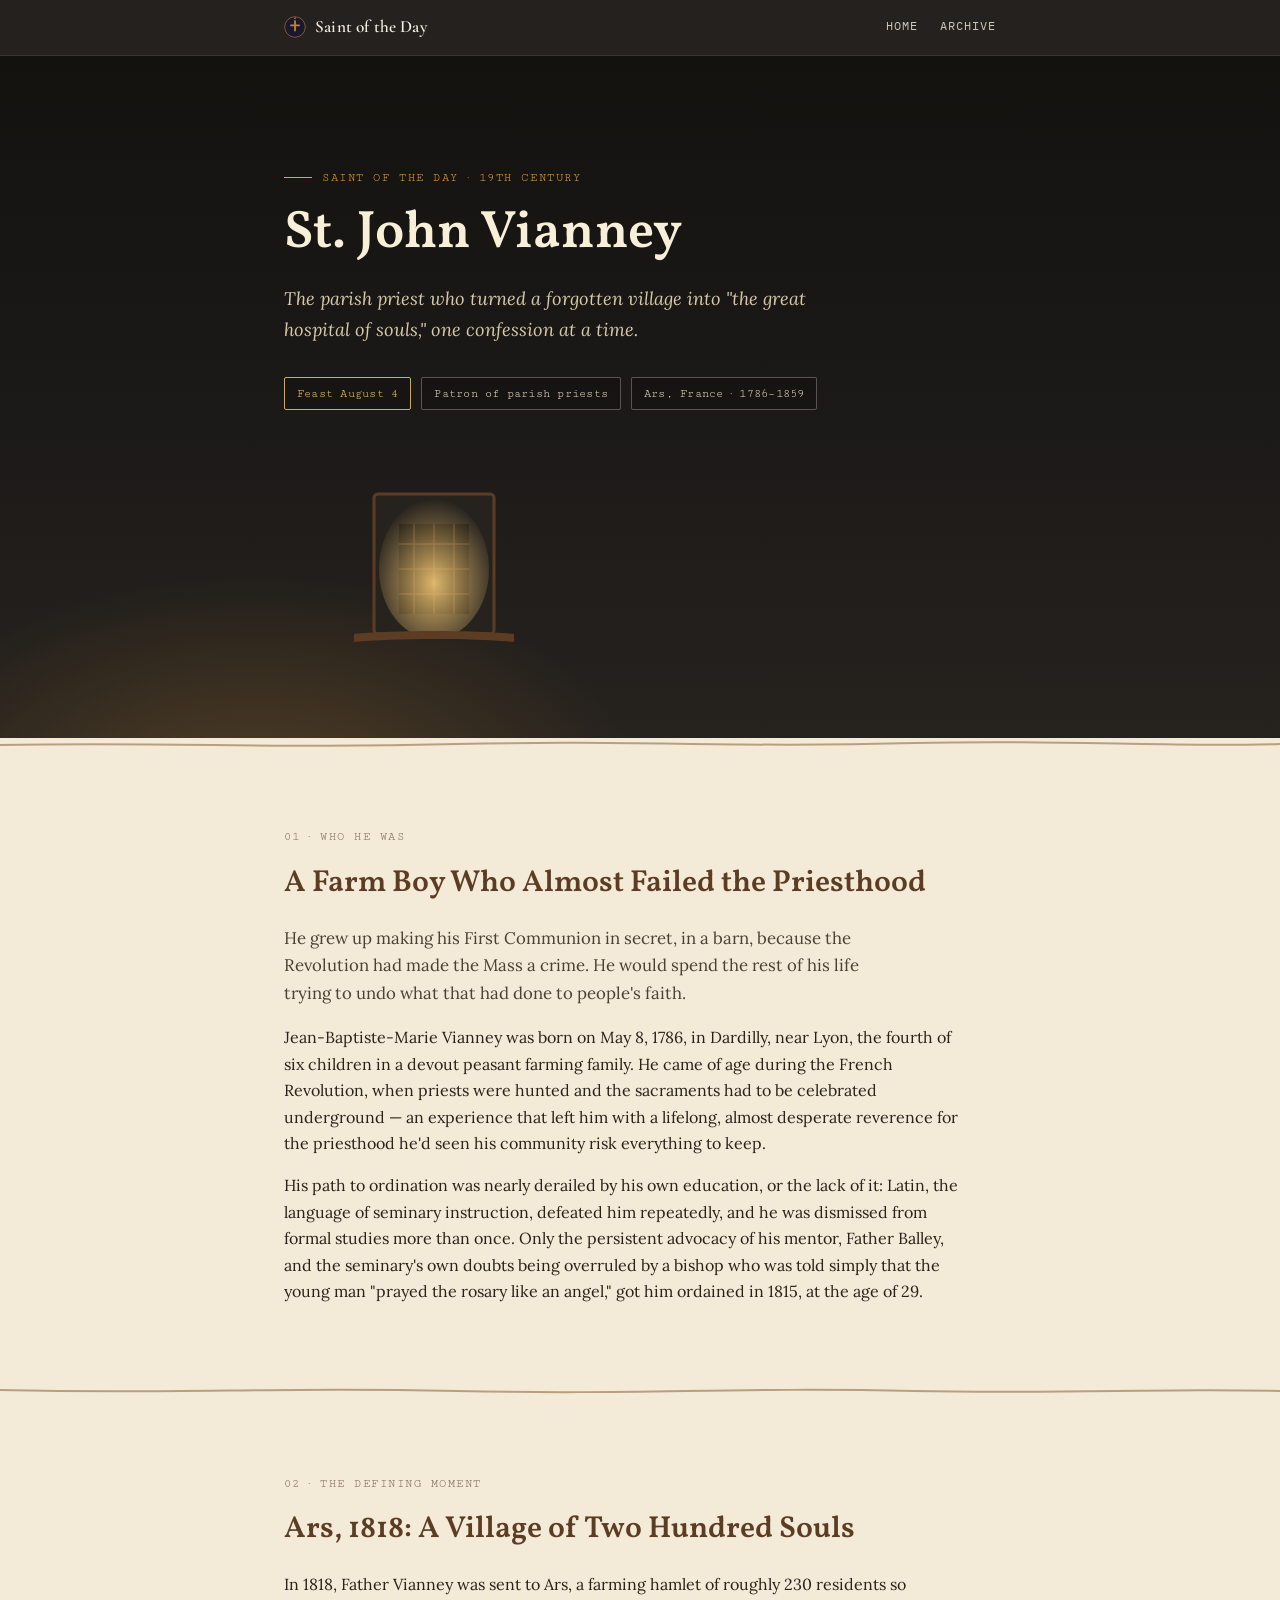
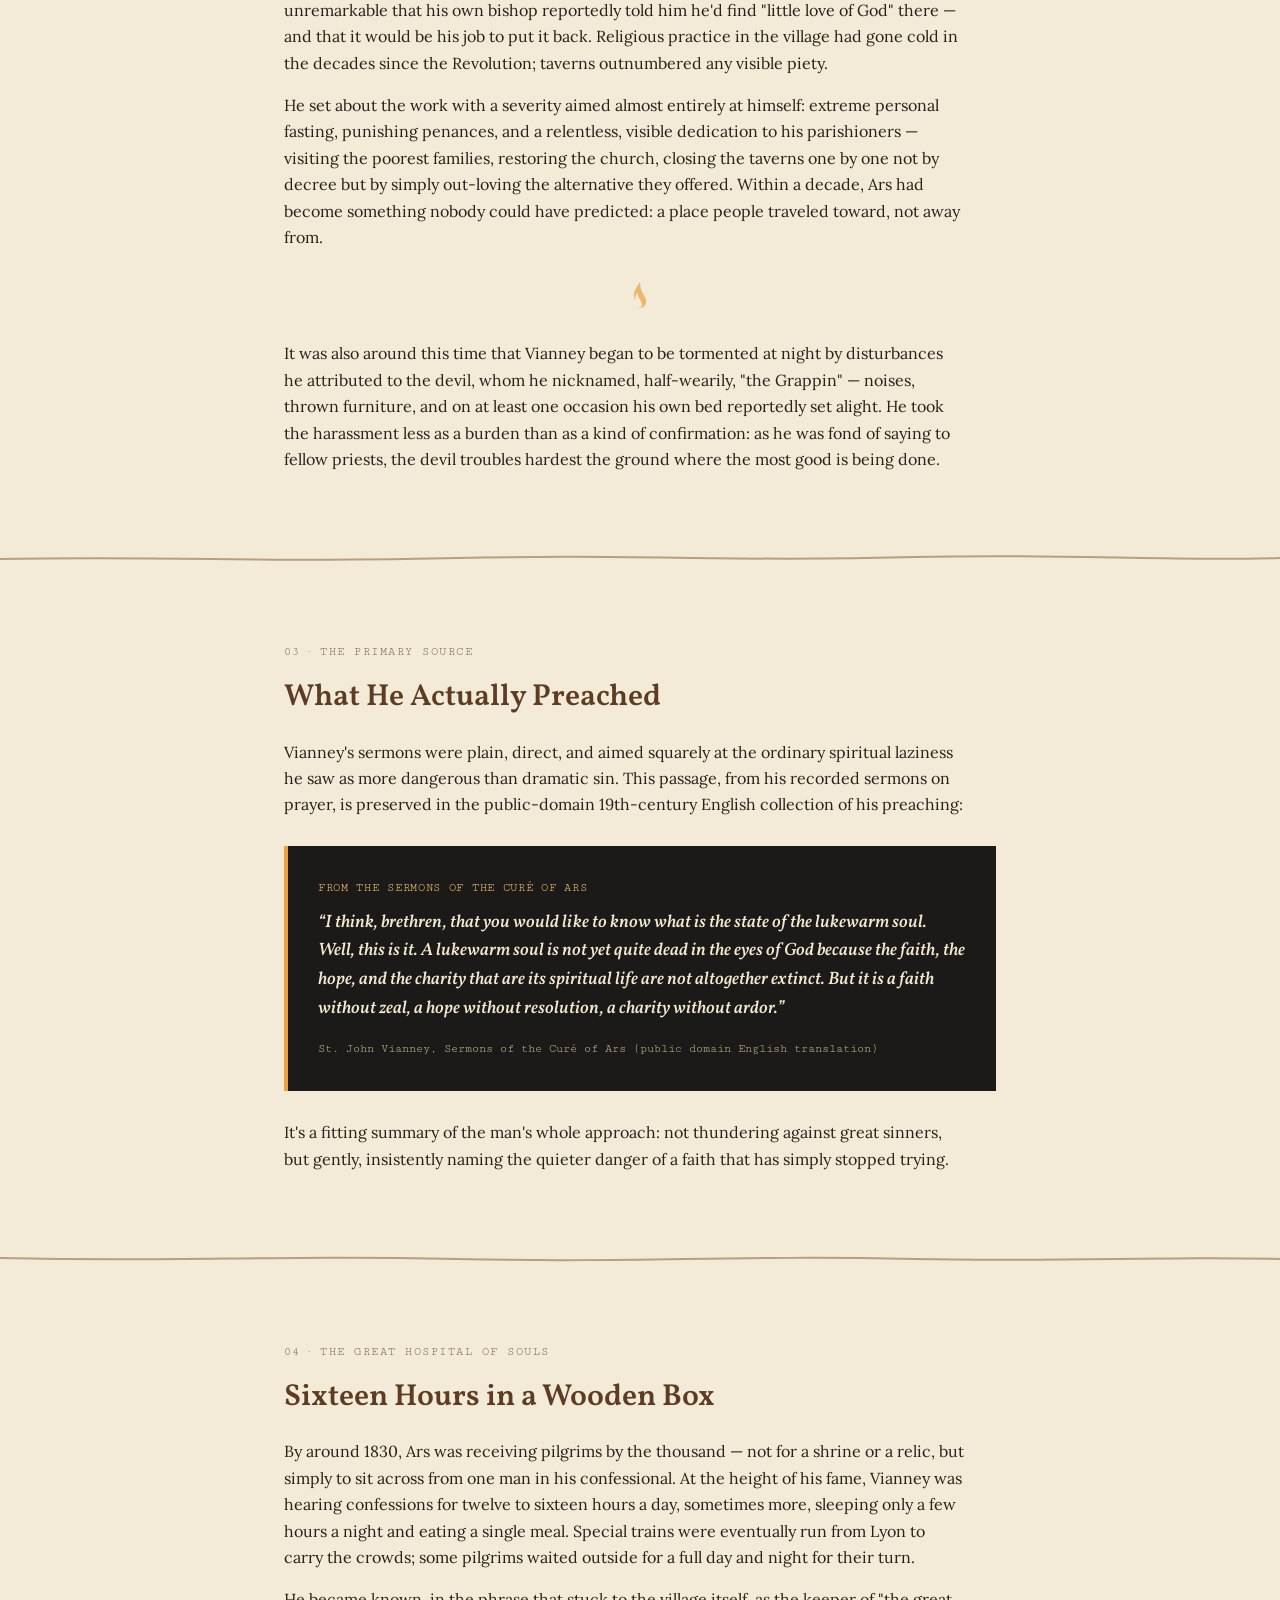
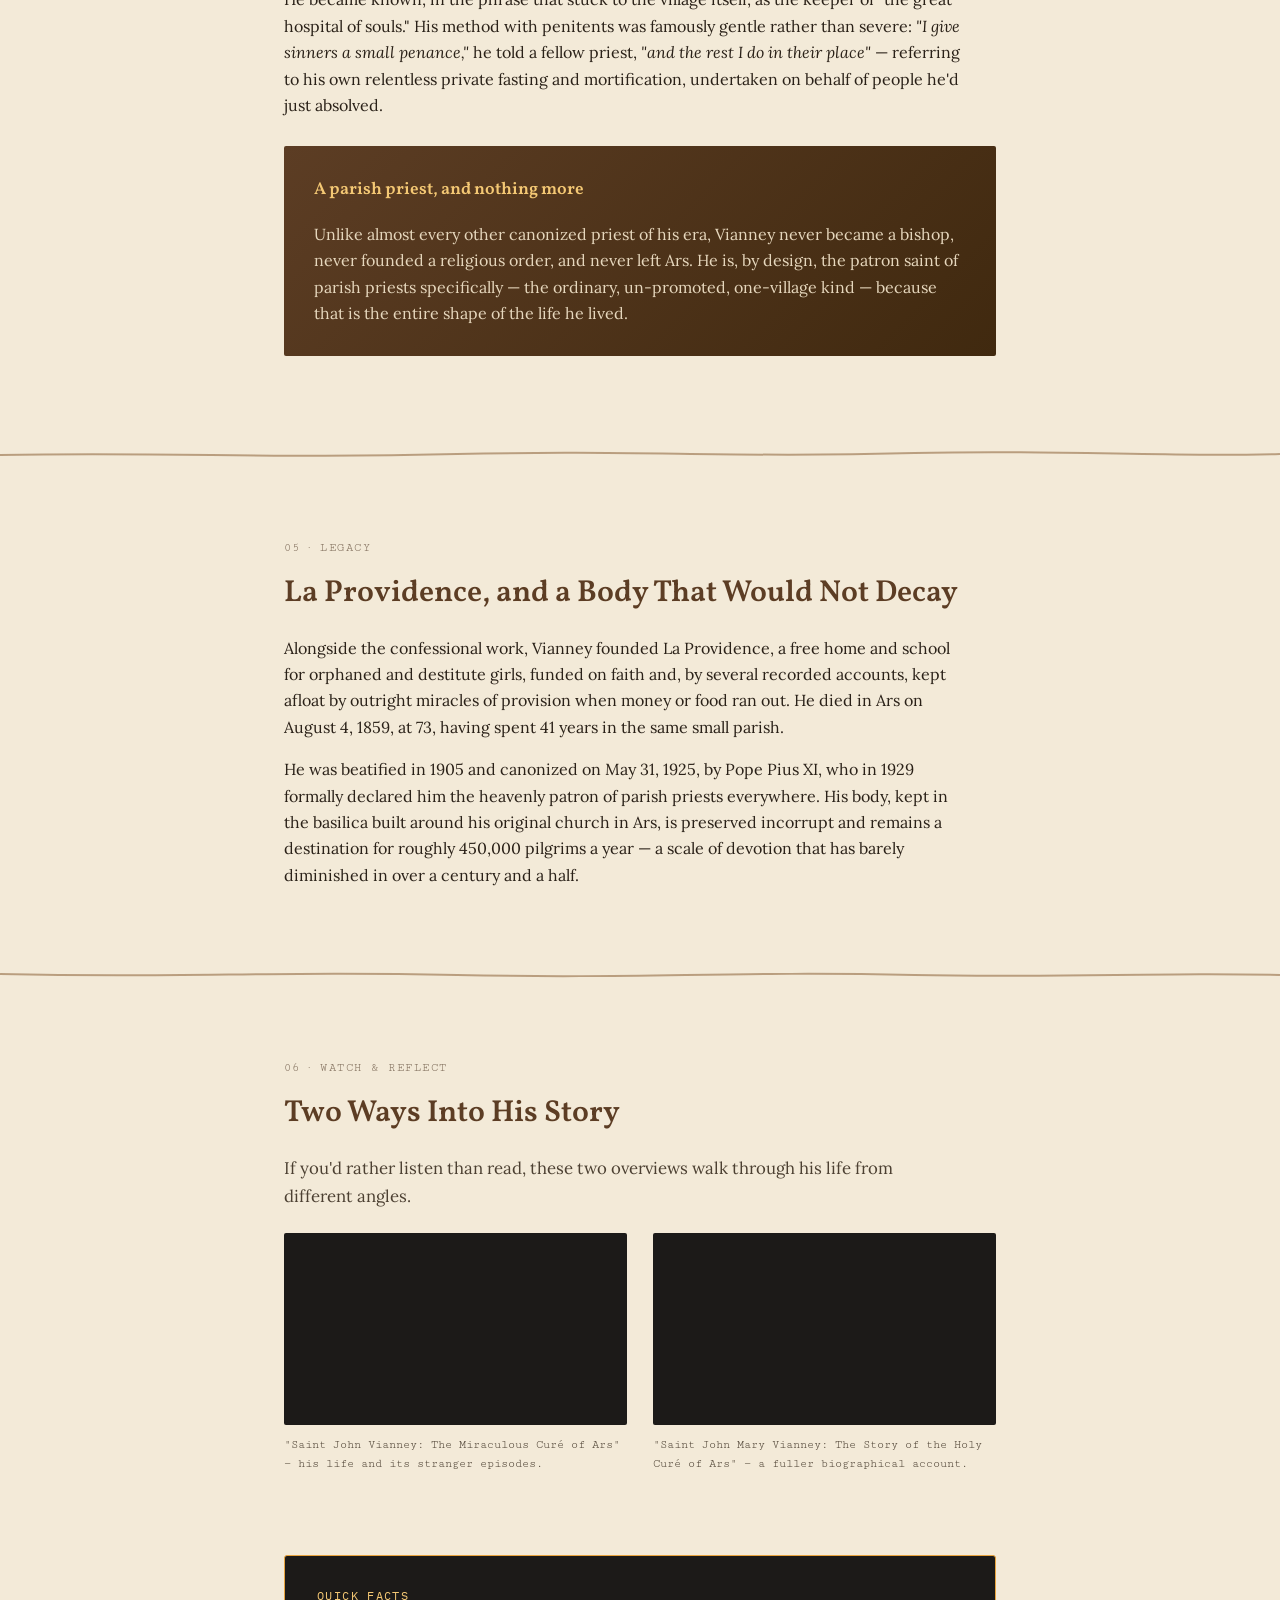
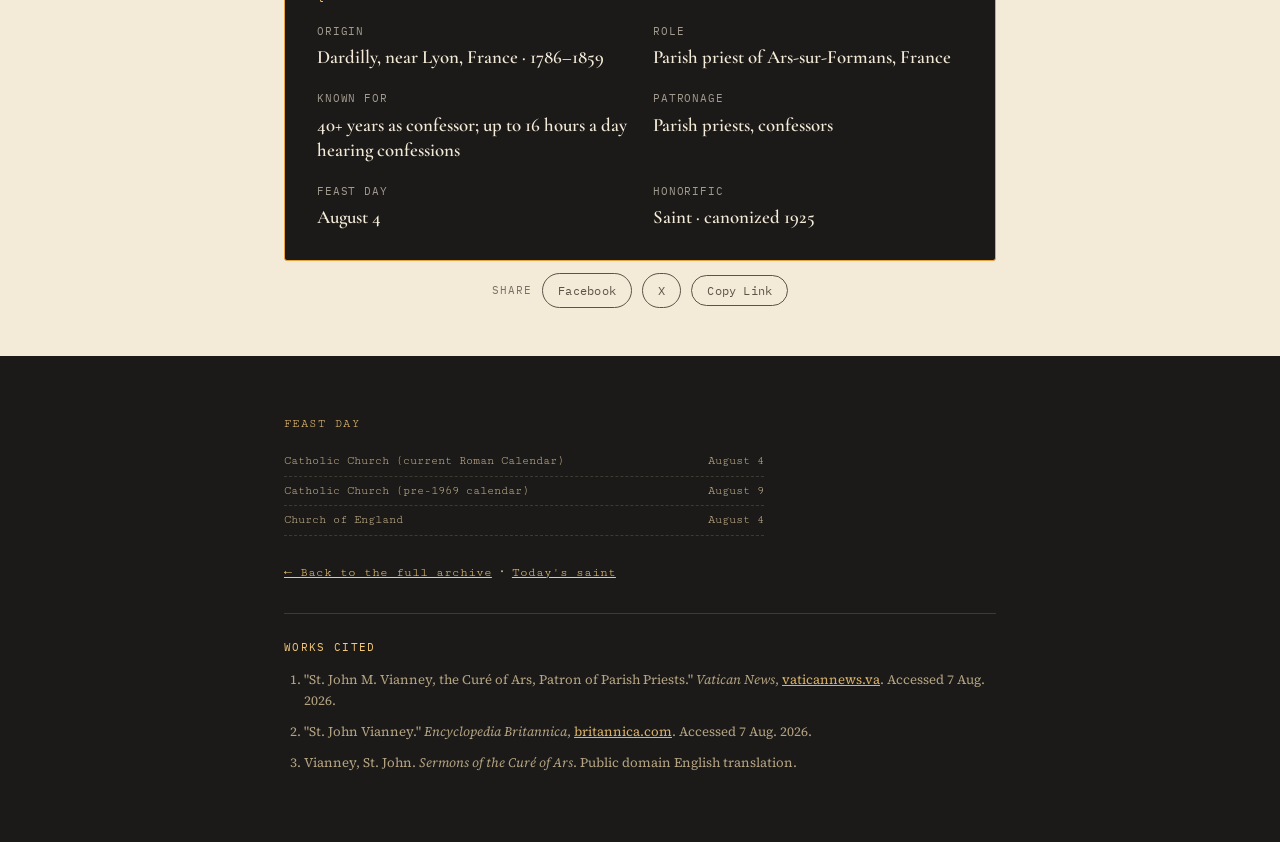
<file: saints/st-john-vianney.html>
<!DOCTYPE html>
<html lang="en">
<head>
<meta charset="UTF-8">
<meta name="viewport" content="width=device-width, initial-scale=1.0">
<title>St. John Vianney — The Great Hospital of Souls</title>
<meta name="description" content="The parish priest who turned a forgotten village into a hospital for souls, one confession at a time. His story, his feast day, and why he still matters.">

<link rel="icon" href="../assets/favicon.svg" type="image/svg+xml">
<link rel="icon" href="../assets/favicon.ico" sizes="any">
<link rel="icon" type="image/png" sizes="32x32" href="../assets/favicon-32.png">
<link rel="apple-touch-icon" href="../assets/favicon-180.png">

<!-- Open Graph / Twitter -->
<meta property="og:title" content="St. John Vianney">
<meta property="og:description" content="The parish priest who turned a forgotten village into a hospital for souls, one confession at a time.">
<meta property="og:type" content="article">
<meta property="og:image" content="https://allenvincentlucas.github.io/saint-of-the-day/saints/previews/st-john-vianney.png">
<meta property="og:url" content="https://allenvincentlucas.github.io/saint-of-the-day/saints/st-john-vianney.html">
<meta name="twitter:card" content="summary_large_image">
<meta name="twitter:title" content="St. John Vianney">
<meta name="twitter:description" content="The parish priest who turned a forgotten village into a hospital for souls, one confession at a time.">
<meta name="twitter:image" content="https://allenvincentlucas.github.io/saint-of-the-day/saints/previews/st-john-vianney.png">

<link rel="preconnect" href="https://fonts.googleapis.com">
<link rel="preconnect" href="https://fonts.gstatic.com" crossorigin>
<link href="https://fonts.googleapis.com/css2?family=Vollkorn:ital,wght@0,500;0,600;0,700;1,400&family=Lora:ital,wght@0,400;0,500;0,600;1,400&family=Cutive+Mono&display=swap" rel="stylesheet">
<link href="https://fonts.googleapis.com/css2?family=Cormorant+Garamond:wght@500;600;700&family=Source+Serif+4:opsz,wght@8..60,400;8..60,600&family=IBM+Plex+Mono:wght@400;500&display=swap" rel="stylesheet">

<style>
  :root{
    --cassock: #1c1a18;
    --cassock-2: #26221e;
    --oak: #5c3d24;
    --oak-light: #8a6238;
    --candle: #e8a33d;
    --candle-glow: #f4c874;
    --parchment: #f3ead8;
    --parchment-2: #ece0c8;
    --ash: #7d6a58;
    --ink: #2a2118;
  }

  :root{
    --chrome-accent: var(--candle-glow);
    --chrome-card-bg: var(--cassock);
    --chrome-card-border: var(--candle);
    --chrome-card-text: var(--parchment);
  }

  *{ box-sizing:border-box; }
  html{ scroll-behavior: smooth; }
  body{
    margin:0;
    background: var(--parchment);
    color: var(--ink);
    font-family:'Lora', Georgia, serif;
    line-height:1.65;
    -webkit-font-smoothing: antialiased;
  }
  @media (prefers-reduced-motion: reduce){
    html{ scroll-behavior:auto; }
    *{ animation:none !important; transition:none !important; }
  }

  h1,h2,h3{ font-family:'Vollkorn', Georgia, serif; font-weight:600; margin:0 0 .4em; color: var(--oak); }
  a{ color: var(--oak); }
  .label{ font-family:'Cutive Mono', monospace; text-transform:uppercase; letter-spacing:.13em; font-size:.72rem; color: var(--ash); }

  .wrap{ max-width:760px; margin:0 auto; padding:0 24px; }

  /* ===== The Worn Threshold (signature element) =====
     A shallow, uneven groove — like a stone step worn hollow by
     thousands of pilgrims' feet over decades. Used as the section
     divider throughout: unglamorous, literal, load-bearing. */
  .worn-threshold{ height:14px; margin: 0 auto; position:relative; }
  .worn-threshold svg{ width:100%; height:100%; display:block; }

  /* ===== Hero ===== */
  .hero{
    position:relative;
    padding: 100px 0 76px;
    background:
      radial-gradient(600px 360px at 20% 110%, rgba(232,163,61,.22), transparent 65%),
      linear-gradient(180deg, #14120f 0%, var(--cassock) 55%, var(--cassock-2) 100%);
    color: var(--parchment);
    overflow:hidden;
  }
  .hero .wrap{ position:relative; z-index:2; }
  .hero-eyebrow{ color: var(--candle); margin-bottom:18px; display:flex; gap:10px; align-items:center; font-family:'Cutive Mono',monospace; font-size:.75rem; letter-spacing:.13em; text-transform:uppercase; }
  .hero-eyebrow .rule{ width:28px; height:1px; background: var(--candle); display:inline-block; }
  .hero h1{ color:#f8efd9; font-size: clamp(2.2rem, 6vw, 3.3rem); line-height:1.1; }
  .hero .tagline{ font-size:1.14rem; color:#d8c9ab; max-width:48ch; margin-top:18px; font-style:italic; }
  .hero-chips{ display:flex; flex-wrap:wrap; gap:10px; margin-top:32px; }
  .chip{
    font-family:'Cutive Mono', monospace; font-size:.74rem; letter-spacing:.02em;
    border:1px solid rgba(243,234,216,.3); color:#ecdfc3;
    padding:6px 12px; border-radius:2px; background: rgba(0,0,0,.18);
  }
  .chip.chip-gold{ border-color: var(--candle); color: var(--candle-glow); }

  .hero-art{ margin-top:44px; max-width:300px; }

  /* ===== Sections ===== */
  section.content{ padding:64px 0; }
  section.content h2{ font-size: clamp(1.4rem, 3.2vw, 1.9rem); }
  .lede{ font-size:1.05rem; color:#4c4032; max-width:62ch; }
  p{ max-width:68ch; }

  /* Primary source: confessional-wood block with candlelight edge */
  .confessional{
    background: var(--cassock);
    color: var(--parchment);
    border-left: 4px solid var(--candle);
    padding: 32px 30px;
    margin: 28px 0;
    position: relative;
  }
  .confessional .ref{ font-family:'Cutive Mono', monospace; font-size:.72rem; color: var(--candle-glow); display:block; margin-bottom:12px; letter-spacing:.06em; }
  .confessional blockquote{ margin:0; font-family:'Vollkorn', Georgia, serif; font-style:italic; font-weight:500; font-size:1.12rem; line-height:1.6; color:#f4ead2; }
  .confessional cite{ display:block; margin-top:16px; font-style:normal; font-family:'Cutive Mono', monospace; font-size:.76rem; color:#c9b791; }

  .callout{
    background: linear-gradient(135deg, var(--oak), #40290f);
    color: var(--parchment);
    padding: 30px 30px;
    border-radius: 2px;
    margin: 28px 0;
  }
  .callout h3{ color: var(--candle-glow); font-size:1.08rem; }
  .callout p{ color:#e6d7bd; margin-bottom:0; max-width:none; }

  /* candle-flame glyph, used sparingly to mark turning points */
  .flame-mark{ display:flex; justify-content:center; margin:30px 0; opacity:.7; }

  .watch-grid{ display:grid; grid-template-columns:1fr; gap:26px; margin-top:22px; }
  @media(min-width:640px){ .watch-grid{ grid-template-columns:1fr 1fr; } }
  .video-frame{ position:relative; padding-top:56.25%; background:var(--cassock); border-radius:2px; overflow:hidden; }
  .video-frame iframe{ position:absolute; inset:0; width:100%; height:100%; border:0; }
  .video-cap{ font-family:'Cutive Mono', monospace; font-size:.72rem; color:#4c4032; margin-top:10px; }

  footer.site-footer{
    background: var(--cassock); color:#c9b791;
    padding: 46px 0 60px; margin-top:20px;
  }
  footer.site-footer a{ color: var(--candle-glow); }
  footer.site-footer .feast-list{ list-style:none; padding:0; margin:14px 0 0; font-family:'Cutive Mono', monospace; font-size:.78rem; }
  footer.site-footer .feast-list li{ padding:4px 0; border-bottom:1px dashed rgba(243,234,216,.15); display:flex; justify-content:space-between; max-width:480px; }
  .back-link{ display:inline-block; margin-top:26px; font-family:'Cutive Mono', monospace; font-size:.82rem; }

  /* ===== SHARED SITE CHROME (fixed across every saint page — only
     --chrome-accent / --chrome-card-bg / --chrome-card-border vary) ===== */
  .site-nav{
    position: sticky; top:0; z-index: 60;
    background: rgba(15,12,10,.90);
    backdrop-filter: blur(6px);
    border-bottom: 1px solid rgba(255,255,255,.09);
  }
  .site-nav-inner{
    max-width: 760px; margin:0 auto; padding: 13px 24px;
    display:flex; align-items:center; justify-content:space-between; gap: 16px;
  }
  .site-nav-brand{
    display:flex; align-items:center; gap:9px;
    font-family:'Cormorant Garamond', Georgia, serif; font-weight:600;
    font-size:1.08rem; letter-spacing:.01em; color:#f5efe4; text-decoration:none;
    white-space: nowrap;
  }
  .site-nav-mark{ display:block; border-radius:50%; flex-shrink:0; }
  .site-nav-links{ display:flex; gap:22px; }
  .site-nav-links a{
    font-family:'IBM Plex Mono', monospace; font-size:.72rem; letter-spacing:.09em;
    text-transform:uppercase; color:#cfc6b8; text-decoration:none;
    padding-bottom:3px; border-bottom:1px solid transparent;
    transition: color .15s ease, border-color .15s ease;
  }
  .site-nav-links a:hover, .site-nav-links a:focus-visible{
    color: var(--chrome-accent); border-color: var(--chrome-accent);
  }

  .quick-facts-section{ padding: 6px 0 4px; }
  .quick-facts{
    background: var(--chrome-card-bg);
    color: var(--chrome-card-text);
    border: 1px solid var(--chrome-card-border);
    border-radius: 3px;
    padding: 30px 32px;
  }
  .qf-title{
    font-family:'IBM Plex Mono', monospace; text-transform:uppercase; letter-spacing:.12em;
    font-size:.72rem; color: var(--chrome-accent); margin:0 0 18px;
  }
  .qf-grid{ display:grid; grid-template-columns: 1fr 1fr; gap: 20px 26px; margin:0; }
  @media(max-width:520px){ .qf-grid{ grid-template-columns: 1fr; } }
  .qf-item dt{
    font-family:'IBM Plex Mono', monospace; font-size:.66rem; text-transform:uppercase;
    letter-spacing:.08em; opacity:.62; margin-bottom:5px;
  }
  .qf-item dd{
    font-family:'Cormorant Garamond', Georgia, serif; font-weight:600; font-size:1.18rem;
    margin:0; line-height:1.32;
  }

  .works-cited{ margin-top: 30px; padding-top: 24px; border-top: 1px solid rgba(255,255,255,.14); }
  .wc-title{
    font-family:'IBM Plex Mono', monospace; text-transform:uppercase; letter-spacing:.12em;
    font-size:.7rem; color: var(--chrome-accent); margin:0 0 12px;
  }
  .wc-list{ margin:0; padding-left: 20px; font-family:'Source Serif 4', Georgia, serif; font-size:.82rem; line-height:1.65; opacity:.88; }
  .wc-list li{ margin-bottom:9px; }
  .wc-list a{ color: inherit; }

  .share-section{ padding: 8px 0 28px; text-align:center; }
  .share-row{ display:flex; align-items:center; justify-content:center; gap:10px; flex-wrap:wrap; }
  .share-label{
    font-family:'IBM Plex Mono', monospace; font-size:.7rem; letter-spacing:.1em;
    text-transform:uppercase; opacity:.6;
  }
  .share-btn{
    font-family:'IBM Plex Mono', monospace; font-size:.74rem; letter-spacing:.02em;
    padding:7px 15px; border:1px solid currentColor; opacity:.75; border-radius:999px;
    text-decoration:none; cursor:pointer; background:transparent; color:inherit;
    transition: color .15s ease, border-color .15s ease, opacity .15s ease;
  }
  .share-btn:hover, .share-btn:focus-visible{ color: var(--chrome-accent); border-color: var(--chrome-accent); opacity:1; }
</style>
</head>
<body>
<nav class="site-nav">
  <div class="site-nav-inner">
    <a class="site-nav-brand" href="../index.html">
      <img src="../assets/favicon.svg" alt="" class="site-nav-mark" width="22" height="22">
      <span>Saint of the Day</span>
    </a>
    <div class="site-nav-links">
      <a href="../index.html">Home</a>
      <a href="../archive.html">Archive</a>
    </div>
  </div>
</nav>


<header class="hero" id="sec-hero">
  <div class="wrap">
    <p class="hero-eyebrow"><span class="rule"></span>SAINT OF THE DAY &middot; 19TH CENTURY</p>
    <h1>St. John Vianney</h1>
    <p class="tagline">The parish priest who turned a forgotten village into "the great hospital of souls," one confession at a time.</p>
    <div class="hero-chips">
      <span class="chip chip-gold">Feast August 4</span>
      <span class="chip">Patron of parish priests</span>
      <span class="chip">Ars, France &middot; 1786&ndash;1859</span>
    </div>

    <div class="hero-art" aria-hidden="true">
      <svg viewBox="0 0 300 200" xmlns="http://www.w3.org/2000/svg">
        <defs>
          <radialGradient id="candleGlow" cx="50%" cy="60%" r="60%">
            <stop offset="0" stop-color="#f4c874" stop-opacity="0.9"/>
            <stop offset="1" stop-color="#f4c874" stop-opacity="0"/>
          </radialGradient>
        </defs>
        <!-- confessional booth silhouette -->
        <rect x="90" y="40" width="120" height="140" rx="4" fill="#26221e" stroke="#5c3d24" stroke-width="3"/>
        <rect x="115" y="70" width="70" height="90" fill="#14120f"/>
        <!-- small grille/lattice on the confessional window -->
        <g stroke="#5c3d24" stroke-width="1.5" opacity="0.7">
          <line x1="130" y1="70" x2="130" y2="160"/>
          <line x1="150" y1="70" x2="150" y2="160"/>
          <line x1="170" y1="70" x2="170" y2="160"/>
          <line x1="115" y1="90" x2="185" y2="90"/>
          <line x1="115" y1="115" x2="185" y2="115"/>
          <line x1="115" y1="140" x2="185" y2="140"/>
        </g>
        <!-- candle glow spilling from within -->
        <ellipse cx="150" cy="115" rx="55" ry="70" fill="url(#candleGlow)"/>
        <!-- kneeler step, worn -->
        <path d="M70,180 C110,176 190,176 230,180 L230,188 C190,184 110,184 70,188 Z" fill="#5c3d24"/>
      </svg>
    </div>
  </div>
</header>

<div class="worn-threshold" aria-hidden="true">
  <svg viewBox="0 0 700 14" preserveAspectRatio="none">
    <path d="M0,7 C100,4 150,11 250,6 C350,2 400,10 500,5 C580,2 640,9 700,6" stroke="#8a6238" stroke-width="2" fill="none" opacity="0.55"/>
  </svg>
</div>

<main>

  <section class="content" id="sec-who">
    <div class="wrap">
      <p class="label">01 &middot; Who He Was</p>
      <h2>A Farm Boy Who Almost Failed the Priesthood</h2>
      <p class="lede">He grew up making his First Communion in secret, in a barn, because the Revolution had made the Mass a crime. He would spend the rest of his life trying to undo what that had done to people's faith.</p>
      <p>Jean-Baptiste-Marie Vianney was born on May 8, 1786, in Dardilly, near Lyon, the fourth of six children in a devout peasant farming family. He came of age during the French Revolution, when priests were hunted and the sacraments had to be celebrated underground — an experience that left him with a lifelong, almost desperate reverence for the priesthood he'd seen his community risk everything to keep.</p>
      <p>His path to ordination was nearly derailed by his own education, or the lack of it: Latin, the language of seminary instruction, defeated him repeatedly, and he was dismissed from formal studies more than once. Only the persistent advocacy of his mentor, Father Balley, and the seminary's own doubts being overruled by a bishop who was told simply that the young man "prayed the rosary like an angel," got him ordained in 1815, at the age of 29.</p>
    </div>
  </section>

  <div class="worn-threshold" aria-hidden="true">
    <svg viewBox="0 0 700 14" preserveAspectRatio="none">
      <path d="M0,6 C100,10 150,3 250,7 C350,11 400,3 500,7 C580,10 640,4 700,7" stroke="#8a6238" stroke-width="2" fill="none" opacity="0.55"/>
    </svg>
  </div>

  <section class="content" id="sec-moment">
    <div class="wrap">
      <p class="label">02 &middot; The Defining Moment</p>
      <h2>Ars, 1818: A Village of Two Hundred Souls</h2>
      <p>In 1818, Father Vianney was sent to Ars, a farming hamlet of roughly 230 residents so unremarkable that his own bishop reportedly told him he'd find "little love of God" there — and that it would be his job to put it back. Religious practice in the village had gone cold in the decades since the Revolution; taverns outnumbered any visible piety.</p>
      <p>He set about the work with a severity aimed almost entirely at himself: extreme personal fasting, punishing penances, and a relentless, visible dedication to his parishioners — visiting the poorest families, restoring the church, closing the taverns one by one not by decree but by simply out-loving the alternative they offered. Within a decade, Ars had become something nobody could have predicted: a place people traveled toward, not away from.</p>

      <div class="flame-mark" aria-hidden="true">
        <svg width="20" height="30" viewBox="0 0 20 30">
          <path d="M10,2 C4,10 2,16 6,21 C4,17 6,14 8,13 C7,18 12,20 12,25 C12,27 10,28 8,28 C13,29 17,25 16,20 C15,15 10,12 10,2 Z" fill="#e8a33d"/>
        </svg>
      </div>

      <p>It was also around this time that Vianney began to be tormented at night by disturbances he attributed to the devil, whom he nicknamed, half-wearily, "the Grappin" — noises, thrown furniture, and on at least one occasion his own bed reportedly set alight. He took the harassment less as a burden than as a kind of confirmation: as he was fond of saying to fellow priests, the devil troubles hardest the ground where the most good is being done.</p>
    </div>
  </section>

  <div class="worn-threshold" aria-hidden="true">
    <svg viewBox="0 0 700 14" preserveAspectRatio="none">
      <path d="M0,7 C100,4 150,11 250,6 C350,2 400,10 500,5 C580,2 640,9 700,6" stroke="#8a6238" stroke-width="2" fill="none" opacity="0.55"/>
    </svg>
  </div>

  <section class="content" id="sec-source">
    <div class="wrap">
      <p class="label">03 &middot; The Primary Source</p>
      <h2>What He Actually Preached</h2>
      <p>Vianney's sermons were plain, direct, and aimed squarely at the ordinary spiritual laziness he saw as more dangerous than dramatic sin. This passage, from his recorded sermons on prayer, is preserved in the public-domain 19th-century English collection of his preaching:</p>

      <div class="confessional">
        <span class="ref">FROM THE SERMONS OF THE CUR&Eacute; OF ARS</span>
        <blockquote>
          &ldquo;I think, brethren, that you would like to know what is the state of the lukewarm soul. Well, this is it. A lukewarm soul is not yet quite dead in the eyes of God because the faith, the hope, and the charity that are its spiritual life are not altogether extinct. But it is a faith without zeal, a hope without resolution, a charity without ardor.&rdquo;
        </blockquote>
        <cite>St. John Vianney, Sermons of the Cur&eacute; of Ars (public domain English translation)</cite>
      </div>

      <p>It's a fitting summary of the man's whole approach: not thundering against great sinners, but gently, insistently naming the quieter danger of a faith that has simply stopped trying.</p>
    </div>
  </section>

  <div class="worn-threshold" aria-hidden="true">
    <svg viewBox="0 0 700 14" preserveAspectRatio="none">
      <path d="M0,6 C100,10 150,3 250,7 C350,11 400,3 500,7 C580,10 640,4 700,7" stroke="#8a6238" stroke-width="2" fill="none" opacity="0.55"/>
    </svg>
  </div>

  <section class="content" id="sec-hospital">
    <div class="wrap">
      <p class="label">04 &middot; The Great Hospital of Souls</p>
      <h2>Sixteen Hours in a Wooden Box</h2>
      <p>By around 1830, Ars was receiving pilgrims by the thousand — not for a shrine or a relic, but simply to sit across from one man in his confessional. At the height of his fame, Vianney was hearing confessions for twelve to sixteen hours a day, sometimes more, sleeping only a few hours a night and eating a single meal. Special trains were eventually run from Lyon to carry the crowds; some pilgrims waited outside for a full day and night for their turn.</p>
      <p>He became known, in the phrase that stuck to the village itself, as the keeper of "the great hospital of souls." His method with penitents was famously gentle rather than severe: <em>"I give sinners a small penance,"</em> he told a fellow priest, <em>"and the rest I do in their place"</em> — referring to his own relentless private fasting and mortification, undertaken on behalf of people he'd just absolved.</p>

      <div class="callout">
        <h3>A parish priest, and nothing more</h3>
        <p>Unlike almost every other canonized priest of his era, Vianney never became a bishop, never founded a religious order, and never left Ars. He is, by design, the patron saint of parish priests specifically — the ordinary, un-promoted, one-village kind — because that is the entire shape of the life he lived.</p>
      </div>
    </div>
  </section>

  <div class="worn-threshold" aria-hidden="true">
    <svg viewBox="0 0 700 14" preserveAspectRatio="none">
      <path d="M0,7 C100,4 150,11 250,6 C350,2 400,10 500,5 C580,2 640,9 700,6" stroke="#8a6238" stroke-width="2" fill="none" opacity="0.55"/>
    </svg>
  </div>

  <section class="content" id="sec-legacy">
    <div class="wrap">
      <p class="label">05 &middot; Legacy</p>
      <h2>La Providence, and a Body That Would Not Decay</h2>
      <p>Alongside the confessional work, Vianney founded La Providence, a free home and school for orphaned and destitute girls, funded on faith and, by several recorded accounts, kept afloat by outright miracles of provision when money or food ran out. He died in Ars on August 4, 1859, at 73, having spent 41 years in the same small parish.</p>
      <p>He was beatified in 1905 and canonized on May 31, 1925, by Pope Pius XI, who in 1929 formally declared him the heavenly patron of parish priests everywhere. His body, kept in the basilica built around his original church in Ars, is preserved incorrupt and remains a destination for roughly 450,000 pilgrims a year — a scale of devotion that has barely diminished in over a century and a half.</p>
    </div>
  </section>

  <div class="worn-threshold" aria-hidden="true">
    <svg viewBox="0 0 700 14" preserveAspectRatio="none">
      <path d="M0,6 C100,10 150,3 250,7 C350,11 400,3 500,7 C580,10 640,4 700,7" stroke="#8a6238" stroke-width="2" fill="none" opacity="0.55"/>
    </svg>
  </div>

  <section class="content" id="sec-watch">
    <div class="wrap">
      <p class="label">06 &middot; Watch &amp; Reflect</p>
      <h2>Two Ways Into His Story</h2>
      <p class="lede">If you'd rather listen than read, these two overviews walk through his life from different angles.</p>
      <div class="watch-grid">
        <div>
          <div class="video-frame">
            <iframe src="https://www.youtube.com/embed/ab0uQ2T-B4I" title="Saint John Vianney: The Miraculous Curé of Ars" loading="lazy" allowfullscreen referrerpolicy="strict-origin-when-cross-origin"></iframe>
          </div>
          <p class="video-cap">"Saint John Vianney: The Miraculous Curé of Ars" — his life and its stranger episodes.</p>
        </div>
        <div>
          <div class="video-frame">
            <iframe src="https://www.youtube.com/embed/SBffxIz0D_c" title="Saint John Mary Vianney: The Story of the Holy Curé of Ars" loading="lazy" allowfullscreen referrerpolicy="strict-origin-when-cross-origin"></iframe>
          </div>
          <p class="video-cap">"Saint John Mary Vianney: The Story of the Holy Cur&eacute; of Ars" — a fuller biographical account.</p>
        </div>
      </div>
    </div>
  </section>

  <section class="quick-facts-section">
    <div class="wrap">
      <div class="quick-facts">
        <p class="qf-title">Quick Facts</p>
        <dl class="qf-grid">
        <div class="qf-item"><dt>Origin</dt><dd>Dardilly, near Lyon, France &middot; 1786&ndash;1859</dd></div>
        <div class="qf-item"><dt>Role</dt><dd>Parish priest of Ars-sur-Formans, France</dd></div>
        <div class="qf-item"><dt>Known For</dt><dd>40+ years as confessor; up to 16 hours a day hearing confessions</dd></div>
        <div class="qf-item"><dt>Patronage</dt><dd>Parish priests, confessors</dd></div>
        <div class="qf-item"><dt>Feast Day</dt><dd>August 4</dd></div>
        <div class="qf-item"><dt>Honorific</dt><dd>Saint &middot; canonized 1925</dd></div>
        </dl>
      </div>
    </div>
  </section>

  <section class="share-section">
    <div class="wrap">
      <div class="share-row">
        <span class="share-label">Share</span>
        <a class="share-btn" href="https://www.facebook.com/sharer/sharer.php?u=https%3A%2F%2Fallenvincentlucas.github.io%2Fsaint-of-the-day%2Fsaints%2Fst-john-vianney.html" target="_blank" rel="noopener">Facebook</a>
        <a class="share-btn" href="https://twitter.com/intent/tweet?text=St.%20John%20Vianney&amp;url=https%3A%2F%2Fallenvincentlucas.github.io%2Fsaint-of-the-day%2Fsaints%2Fst-john-vianney.html" target="_blank" rel="noopener">X</a>
        <button type="button" class="share-btn" onclick="navigator.clipboard.writeText('https://allenvincentlucas.github.io/saint-of-the-day/saints/st-john-vianney.html').then(()=>{this.textContent='Copied!';setTimeout(()=>this.textContent='Copy Link',1500)})">Copy Link</button>
      </div>
    </div>
  </section>

</main>

<footer class="site-footer" id="sec-footer">
  <div class="wrap">
    <p class="label" style="color:var(--candle-glow)">Feast Day</p>
    <ul class="feast-list">
      <li><span>Catholic Church (current Roman Calendar)</span><span>August 4</span></li>
      <li><span>Catholic Church (pre-1969 calendar)</span><span>August 9</span></li>
      <li><span>Church of England</span><span>August 4</span></li>
    </ul>
    <a class="back-link" href="../archive.html">&larr; Back to the full archive</a>
    &nbsp;&middot;&nbsp;
    <a class="back-link" href="../index.html">Today's saint</a>
  
    <div class="works-cited">
      <p class="wc-title">Works Cited</p>
      <ol class="wc-list">
      <li>&quot;St. John M. Vianney, the Cur&eacute; of Ars, Patron of Parish Priests.&quot; <em>Vatican News</em>, <a href="https://www.vaticannews.va/en/saints/08/04/st--john--m--vianney-the-cur-of-ars--patron-of--parish-priests.html" target="_blank" rel="noopener">vaticannews.va</a>. Accessed 7 Aug. 2026.</li>
      <li>&quot;St. John Vianney.&quot; <em>Encyclopedia Britannica</em>, <a href="https://www.britannica.com/biography/Saint-Jean-Baptiste-Marie-Vianney" target="_blank" rel="noopener">britannica.com</a>. Accessed 7 Aug. 2026.</li>
      <li>Vianney, St. John. <em>Sermons of the Cur&eacute; of Ars</em>. Public domain English translation.</li>
      </ol>
    </div>

  </div>
</footer>

</body>
</html>
</file>
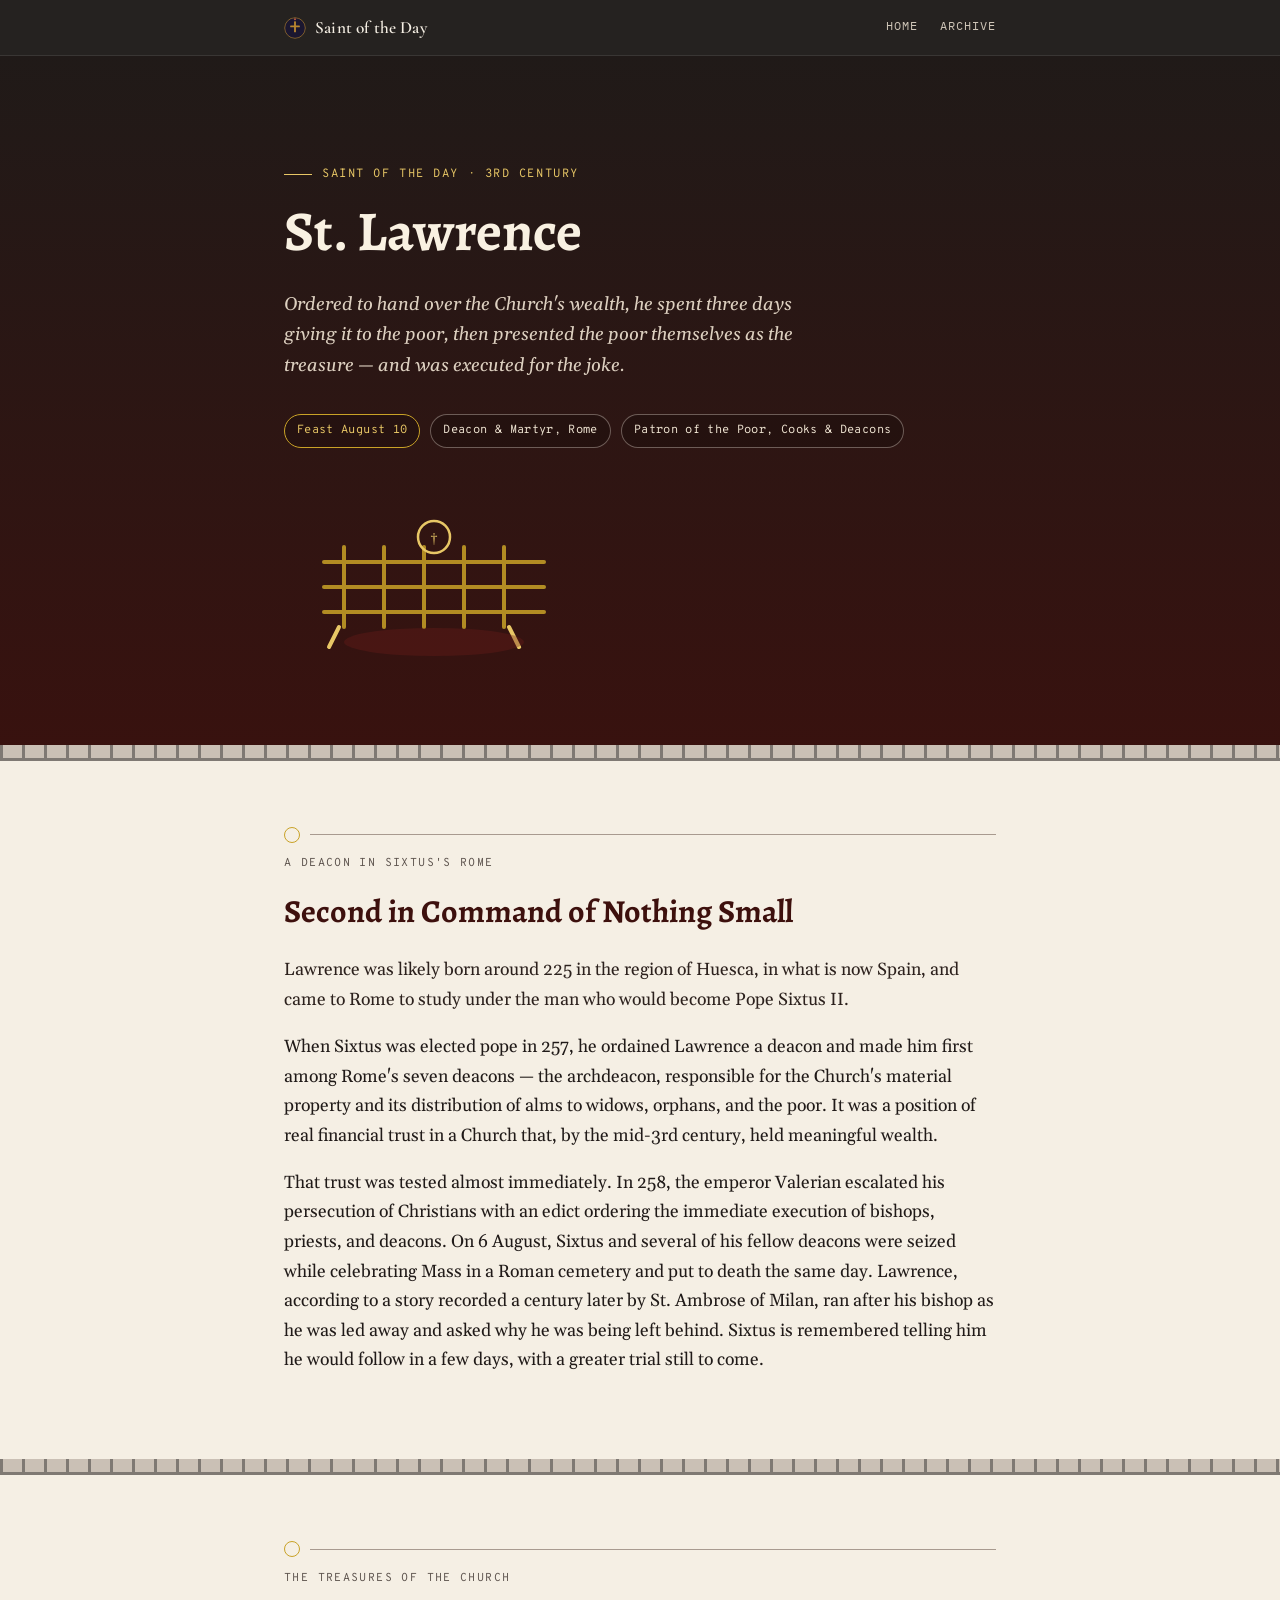
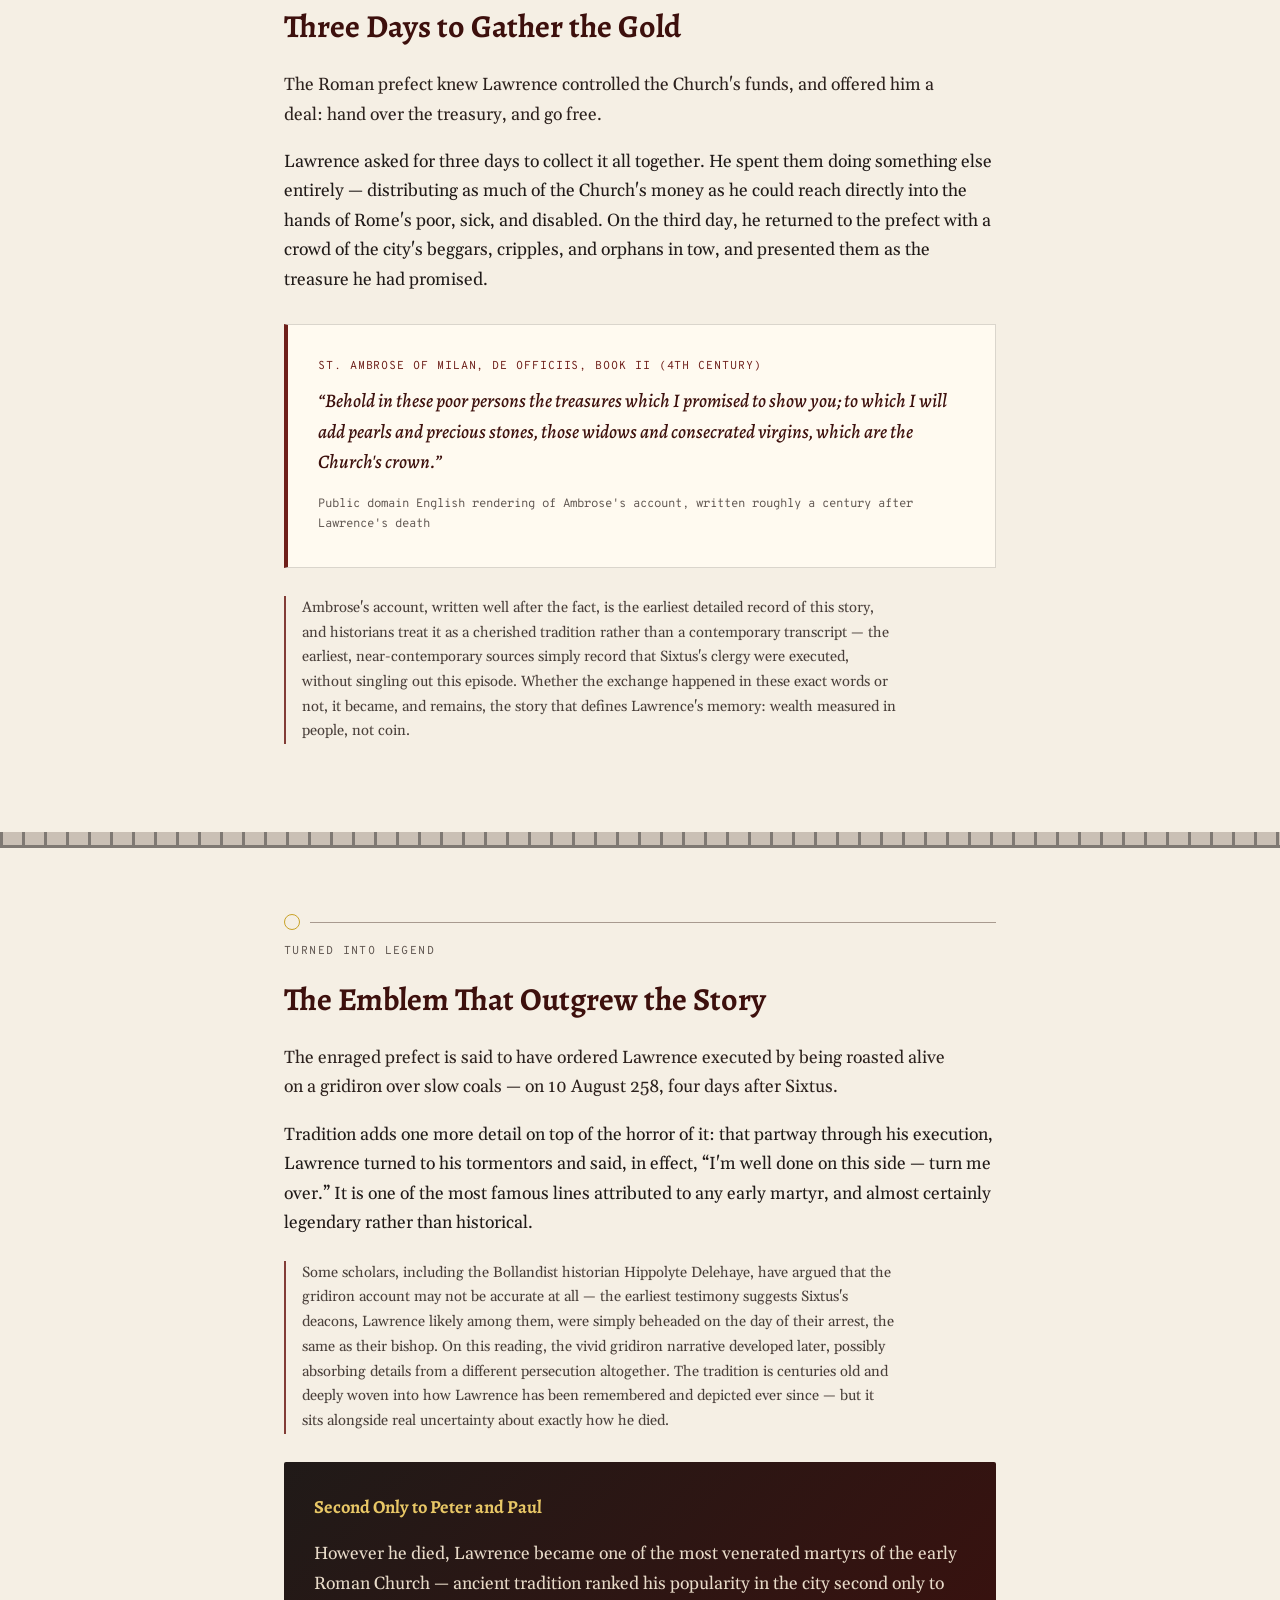
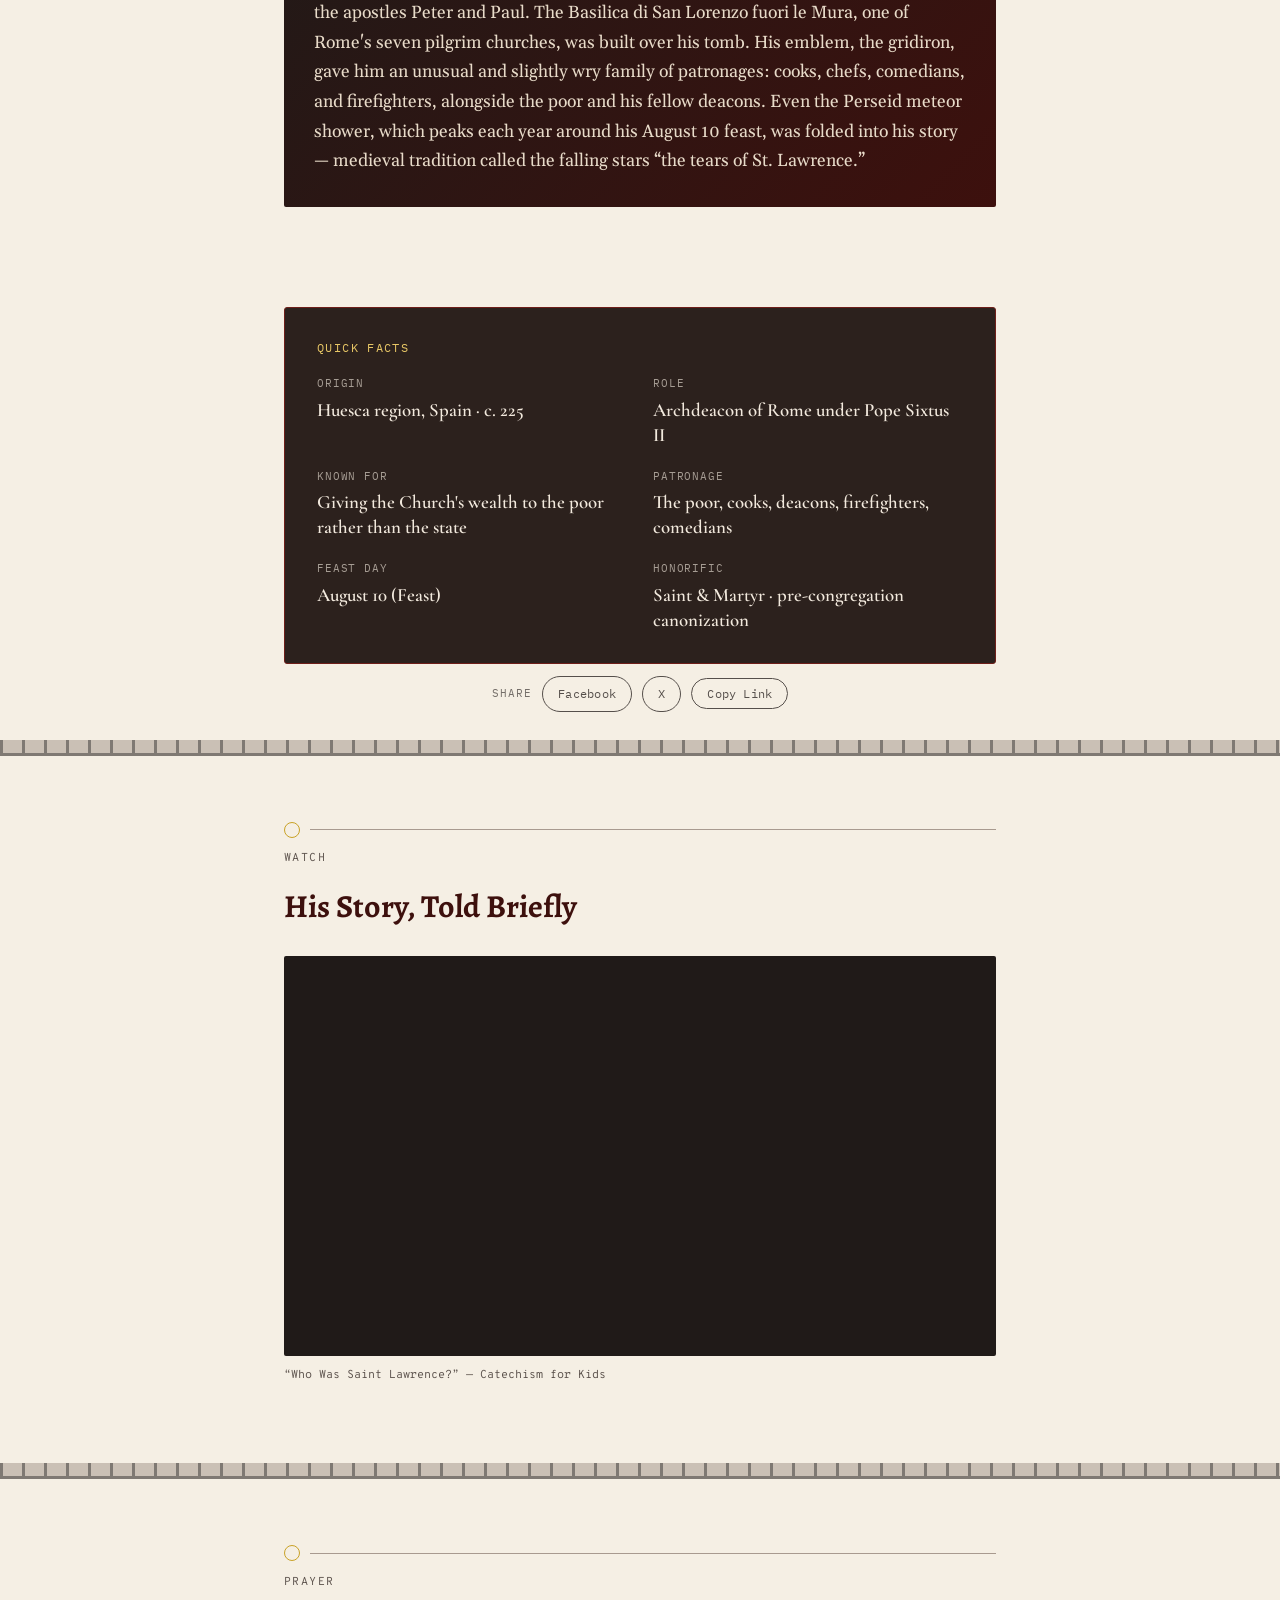
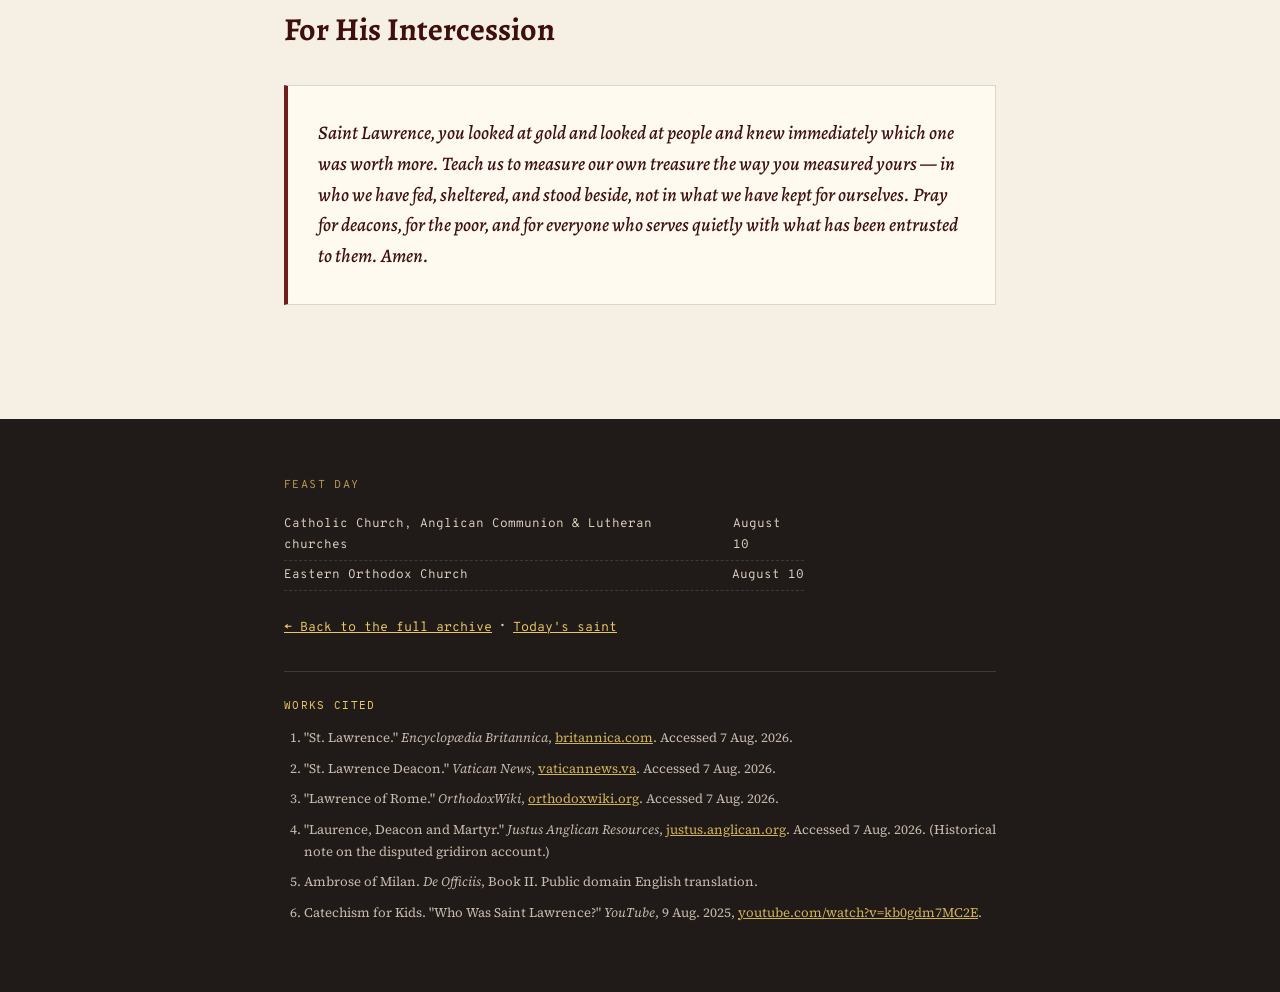
<file: saints/st-lawrence.html>
<!DOCTYPE html>
<html lang="en">
<head>
<meta charset="UTF-8">
<meta name="viewport" content="width=device-width, initial-scale=1.0">
<title>St. Lawrence — The True Treasures of the Church</title>
<meta name="description" content="Ordered to hand over the Church's wealth, a young Roman deacon spent three days distributing it to the poor, then presented the poor themselves as the treasure — and was executed for the joke.">

<link rel="icon" href="../assets/favicon.svg" type="image/svg+xml">
<link rel="icon" href="../assets/favicon.ico" sizes="any">
<link rel="icon" type="image/png" sizes="32x32" href="../assets/favicon-32.png">
<link rel="apple-touch-icon" href="../assets/favicon-180.png">

<!-- Open Graph / Twitter -->
<meta property="og:title" content="St. Lawrence">
<meta property="og:description" content="Ordered to hand over the Church's wealth, he spent three days giving it to the poor, then presented the poor themselves as the treasure — and was executed for the joke.">
<meta property="og:type" content="article">
<meta property="og:image" content="https://allenvincentlucas.github.io/saint-of-the-day/saints/previews/st-lawrence.png">
<meta property="og:url" content="https://allenvincentlucas.github.io/saint-of-the-day/saints/st-lawrence.html">
<meta name="twitter:card" content="summary_large_image">
<meta name="twitter:title" content="St. Lawrence">
<meta name="twitter:description" content="Ordered to hand over the Church's wealth, he spent three days giving it to the poor, then presented the poor themselves as the treasure — and was executed for the joke.">
<meta name="twitter:image" content="https://allenvincentlucas.github.io/saint-of-the-day/saints/previews/st-lawrence.png">

<link rel="preconnect" href="https://fonts.googleapis.com">
<link rel="preconnect" href="https://fonts.gstatic.com" crossorigin>
<link href="https://fonts.googleapis.com/css2?family=Alegreya:ital,wght@0,400;0,500;0,700;1,400&family=Gelasio:ital,wght@0,400;0,500;1,400&family=Overpass+Mono:wght@400;500&display=swap" rel="stylesheet">
<link href="https://fonts.googleapis.com/css2?family=Cormorant+Garamond:wght@500;600;700&family=Source+Serif+4:opsz,wght@8..60,400;8..60,600&family=IBM+Plex+Mono:wght@400;500&display=swap" rel="stylesheet">

<style>
  :root{
    --ember: #6e1f1a;
    --ember-deep: #3d100d;
    --coal: #201a18;
    --coal-warm: #2c211d;
    --gold-coin: #c9a227;
    --gold-coin-light: #e8c766;
    --ash-grey: #a89a8f;
  }

  :root{
    --chrome-accent: var(--gold-coin-light);
    --chrome-card-bg: var(--coal-warm);
    --chrome-card-border: var(--ember);
    --chrome-card-text: #f2e9dd;
  }

  *{ box-sizing: border-box; }
  html{ scroll-behavior: smooth; }
  body{
    margin:0;
    background: #f5efe4;
    color: var(--coal);
    font-family: 'Gelasio', Georgia, serif;
    font-size: 1.1rem;
    line-height: 1.68;
    -webkit-font-smoothing: antialiased;
  }
  @media (prefers-reduced-motion: reduce){
    html{ scroll-behavior:auto; }
    *{ animation: none !important; transition: none !important; }
  }

  h1,h2,h3{ font-family:'Alegreya', Georgia, serif; font-weight:700; margin:0 0 .5em; color: var(--ember-deep); }
  a{ color: var(--ember); }
  .label{ font-family:'Overpass Mono', monospace; text-transform:uppercase; letter-spacing:.12em; font-size:.72rem; color: var(--coal-warm); opacity:.75; }

  .wrap{ max-width: 760px; margin: 0 auto; padding: 0 24px; }

  /* ===== SHARED SITE CHROME (fixed across every saint page — only
     --chrome-accent / --chrome-card-bg / --chrome-card-border / --chrome-card-text vary) ===== */
  .site-nav{
    position: sticky; top:0; z-index: 60;
    background: rgba(15,12,10,.90);
    backdrop-filter: blur(6px);
    border-bottom: 1px solid rgba(255,255,255,.09);
  }
  .site-nav-inner{
    max-width: 760px; margin:0 auto; padding: 13px 24px;
    display:flex; align-items:center; justify-content:space-between; gap: 16px;
  }
  .site-nav-brand{
    display:flex; align-items:center; gap:9px;
    font-family:'Cormorant Garamond', Georgia, serif; font-weight:600;
    font-size:1.08rem; letter-spacing:.01em; color:#f5efe4; text-decoration:none;
    white-space: nowrap;
  }
  .site-nav-mark{ display:block; border-radius:50%; flex-shrink:0; }
  .site-nav-links{ display:flex; gap:22px; }
  .site-nav-links a{
    font-family:'IBM Plex Mono', monospace; font-size:.72rem; letter-spacing:.09em;
    text-transform:uppercase; color:#cfc6b8; text-decoration:none;
    padding-bottom:3px; border-bottom:1px solid transparent;
    transition: color .15s ease, border-color .15s ease;
  }
  .site-nav-links a:hover, .site-nav-links a:focus-visible{
    color: var(--chrome-accent); border-color: var(--chrome-accent);
  }

  .quick-facts-section{ padding: 6px 0 4px; }
  .quick-facts{
    background: var(--chrome-card-bg);
    color: var(--chrome-card-text);
    border: 1px solid var(--chrome-card-border);
    border-radius: 3px;
    padding: 30px 32px;
  }
  .qf-title{
    font-family:'IBM Plex Mono', monospace; text-transform:uppercase; letter-spacing:.12em;
    font-size:.72rem; color: var(--chrome-accent); margin:0 0 18px;
  }
  .qf-grid{ display:grid; grid-template-columns: 1fr 1fr; gap: 20px 26px; margin:0; }
  @media(max-width:520px){ .qf-grid{ grid-template-columns: 1fr; } }
  .qf-item dt{
    font-family:'IBM Plex Mono', monospace; font-size:.66rem; text-transform:uppercase;
    letter-spacing:.08em; opacity:.62; margin-bottom:5px;
  }
  .qf-item dd{
    font-family:'Cormorant Garamond', Georgia, serif; font-weight:600; font-size:1.18rem;
    margin:0; line-height:1.32;
  }

  .works-cited{ margin-top: 30px; padding-top: 24px; border-top: 1px solid rgba(255,255,255,.14); }
  .wc-title{
    font-family:'IBM Plex Mono', monospace; text-transform:uppercase; letter-spacing:.12em;
    font-size:.7rem; color: var(--chrome-accent); margin:0 0 12px;
  }
  .wc-list{ margin:0; padding-left: 20px; font-family:'Source Serif 4', Georgia, serif; font-size:.82rem; line-height:1.65; opacity:.88; }
  .wc-list li{ margin-bottom:9px; }
  .wc-list a{ color: inherit; }
  /* ===== END SHARED SITE CHROME ===== */

  /* ===== Gridiron Lattice (signature element) =====
     Lawrence is remembered by a gridiron — the instrument of his
     martyrdom turned, almost defiantly, into his emblem. Every divider
     on this page is a literal iron lattice; section labels sit on it
     like coins laid out to be counted, then given away. */
  .lattice-divider{
    height: 16px;
    background-image:
      repeating-linear-gradient(90deg, var(--coal) 0 3px, transparent 3px 22px),
      repeating-linear-gradient(0deg, var(--coal) 0 3px, transparent 3px 16px);
    background-color: var(--ash-grey);
    opacity:.55;
  }

  .coin-rule{ display:flex; align-items:center; gap:10px; margin: 0 0 10px; }
  .coin-rule .coin{ width:16px; height:16px; border-radius:50%; border:1.5px solid var(--gold-coin); flex-shrink:0; }
  .coin-rule .line{ flex:1; height:1px; background: var(--ash-grey); }

  /* ===== Hero ===== */
  .hero{
    position: relative;
    padding: 96px 0 72px;
    background: linear-gradient(180deg, var(--coal) 0%, var(--ember-deep) 120%);
    color: #f2e9dd;
    overflow: hidden;
  }
  .hero .wrap{ position: relative; z-index: 2; }
  .hero-eyebrow{ color: var(--gold-coin-light); margin-bottom:18px; display:flex; gap:10px; align-items:center; font-family:'Overpass Mono',monospace; font-size:.75rem; letter-spacing:.13em; text-transform:uppercase; }
  .hero-eyebrow .rule{ width:28px; height:1px; background: var(--gold-coin-light); display:inline-block; }
  .hero h1{ color:#f9f1e2; font-size: clamp(2.3rem, 6vw, 3.5rem); line-height:1.06; }
  .hero .tagline{ font-size:1.15rem; color:#ddd0c0; max-width:50ch; margin-top:18px; font-style:italic; font-family:'Gelasio',serif; }
  .hero-chips{ display:flex; flex-wrap:wrap; gap:10px; margin-top:32px; }
  .chip{
    font-family:'Overpass Mono', monospace; font-size:.74rem; letter-spacing:.03em;
    border: 1px solid rgba(242,233,221,.35); color:#efe4d2;
    padding: 6px 12px; border-radius: 999px; background: rgba(0,0,0,.18);
  }
  .chip.chip-gold{ border-color: var(--gold-coin); color: var(--gold-coin-light); }

  .hero-art{ margin-top:44px; max-width: 300px; }

  /* ===== Sections ===== */
  section.content{ padding: 66px 0; }
  section.content h2{ font-size: clamp(1.5rem, 3.4vw, 2rem); }
  .lede{ font-size:1.1rem; color: var(--coal-warm); max-width:62ch; }
  p{ max-width: 68ch; }

  .tablet{
    background: #fffaf0;
    border: 1px solid rgba(32,26,24,.16);
    border-left: 4px solid var(--ember);
    padding: 32px 30px;
    margin: 28px 0;
  }
  .tablet .ref{ font-family:'Overpass Mono', monospace; font-size:.72rem; color: var(--ember); display:block; margin-bottom:10px; letter-spacing:.08em; }
  .tablet blockquote{ margin:0; font-family:'Alegreya', Georgia, serif; font-weight:500; font-style:italic; font-size:1.2rem; line-height:1.6; color: var(--ember-deep); }
  .tablet cite{ display:block; margin-top:16px; font-style:normal; font-family:'Overpass Mono', monospace; font-size:.76rem; color: var(--coal-warm); opacity:.75; }

  .callout{
    background: linear-gradient(135deg, var(--coal), var(--ember-deep));
    color: #f2e9dd;
    padding: 30px 30px;
    border-radius: 2px;
    margin: 28px 0;
  }
  .callout h3{ color: var(--gold-coin-light); font-size:1.15rem; }
  .callout p{ color: #e8dbc9; margin-bottom:0; max-width:none; }

  .note-aside{
    font-size:.92rem; color: var(--coal-warm); opacity:.85; border-left: 2px solid var(--ember);
    padding-left: 16px; margin: 22px 0;
  }

  /* Video section */
  .watch-grid{ display:grid; grid-template-columns: 1fr; gap: 26px; margin-top: 22px; }
  .video-frame{ position:relative; padding-top:56.25%; background: var(--coal); border-radius:2px; overflow:hidden; }
  .video-frame iframe{ position:absolute; inset:0; width:100%; height:100%; border:0; }
  .video-cap{ font-family:'Overpass Mono', monospace; font-size:.72rem; color: var(--coal-warm); opacity:.75; margin-top:10px; }

  footer.site-footer{
    background: var(--coal); color: #ddd0c0;
    padding: 46px 0 60px; margin-top: 20px;
  }
  footer.site-footer a{ color: var(--gold-coin-light); }
  footer.site-footer .feast-list{ list-style:none; padding:0; margin: 14px 0 0; font-family:'Overpass Mono', monospace; font-size:.78rem; }
  footer.site-footer .feast-list li{ padding: 4px 0; border-bottom: 1px dashed rgba(242,233,221,.15); display:flex; justify-content:space-between; max-width:520px; gap: 16px; }
  .back-link{ display:inline-block; margin-top:26px; font-family:'Overpass Mono', monospace; font-size:.82rem; }

  .share-section{ padding: 8px 0 28px; text-align:center; }
  .share-row{ display:flex; align-items:center; justify-content:center; gap:10px; flex-wrap:wrap; }
  .share-label{
    font-family:'IBM Plex Mono', monospace; font-size:.7rem; letter-spacing:.1em;
    text-transform:uppercase; opacity:.6;
  }
  .share-btn{
    font-family:'IBM Plex Mono', monospace; font-size:.74rem; letter-spacing:.02em;
    padding:7px 15px; border:1px solid currentColor; opacity:.75; border-radius:999px;
    text-decoration:none; cursor:pointer; background:transparent; color:inherit;
    transition: color .15s ease, border-color .15s ease, opacity .15s ease;
  }
  .share-btn:hover, .share-btn:focus-visible{ color: var(--chrome-accent); border-color: var(--chrome-accent); opacity:1; }
</style>
</head>
<body>
<nav class="site-nav">
  <div class="site-nav-inner">
    <a class="site-nav-brand" href="../index.html">
      <img src="../assets/favicon.svg" alt="" class="site-nav-mark" width="22" height="22">
      <span>Saint of the Day</span>
    </a>
    <div class="site-nav-links">
      <a href="../index.html">Home</a>
      <a href="../archive.html">Archive</a>
    </div>
  </div>
</nav>

<header class="hero" id="sec-hero">
  <div class="wrap">
    <p class="hero-eyebrow"><span class="rule"></span>SAINT OF THE DAY &middot; 3RD CENTURY</p>
    <h1>St. Lawrence</h1>
    <p class="tagline">Ordered to hand over the Church's wealth, he spent three days giving it to the poor, then presented the poor themselves as the treasure &mdash; and was executed for the joke.</p>
    <div class="hero-chips">
      <span class="chip chip-gold">Feast August 10</span>
      <span class="chip">Deacon &amp; Martyr, Rome</span>
      <span class="chip">Patron of the Poor, Cooks &amp; Deacons</span>
    </div>

    <div class="hero-art" aria-hidden="true">
      <svg viewBox="0 0 300 170" xmlns="http://www.w3.org/2000/svg">
        <!-- gridiron, rendered plainly as an emblem, not a scene -->
        <g stroke="#c9a227" stroke-width="4" stroke-linecap="round" fill="none" opacity="0.85">
          <line x1="40" y1="70" x2="260" y2="70"/>
          <line x1="40" y1="95" x2="260" y2="95"/>
          <line x1="40" y1="120" x2="260" y2="120"/>
          <line x1="60" y1="55" x2="60" y2="135"/>
          <line x1="100" y1="55" x2="100" y2="135"/>
          <line x1="140" y1="55" x2="140" y2="135"/>
          <line x1="180" y1="55" x2="180" y2="135"/>
          <line x1="220" y1="55" x2="220" y2="135"/>
        </g>
        <!-- four legs -->
        <g stroke="#e8c766" stroke-width="4" stroke-linecap="round">
          <line x1="55" y1="135" x2="45" y2="155"/>
          <line x1="225" y1="135" x2="235" y2="155"/>
        </g>
        <!-- a small rising glow beneath, quiet, not literal flame -->
        <ellipse cx="150" cy="150" rx="90" ry="14" fill="#6e1f1a" opacity="0.35"/>
        <!-- a coin resting on top, becoming a loaf -->
        <circle cx="150" cy="45" r="16" fill="none" stroke="#e8c766" stroke-width="2.5"/>
        <text x="150" y="51" text-anchor="middle" font-family="Georgia, serif" font-size="14" fill="#e8c766">&#8224;</text>
      </svg>
    </div>
  </div>
</header>

<div class="lattice-divider" aria-hidden="true"></div>

<main>

  <section class="content" id="sec-context">
    <div class="wrap">
      <div class="coin-rule"><span class="coin"></span><span class="line"></span></div>
      <p class="label">A Deacon in Sixtus's Rome</p>
      <h2>Second in Command of Nothing Small</h2>
      <p class="lede">Lawrence was likely born around 225 in the region of Huesca, in what is now Spain, and came to Rome to study under the man who would become Pope Sixtus II.</p>
      <p>When Sixtus was elected pope in 257, he ordained Lawrence a deacon and made him first among Rome's seven deacons &mdash; the archdeacon, responsible for the Church's material property and its distribution of alms to widows, orphans, and the poor. It was a position of real financial trust in a Church that, by the mid-3rd century, held meaningful wealth.</p>
      <p>That trust was tested almost immediately. In 258, the emperor Valerian escalated his persecution of Christians with an edict ordering the immediate execution of bishops, priests, and deacons. On 6 August, Sixtus and several of his fellow deacons were seized while celebrating Mass in a Roman cemetery and put to death the same day. Lawrence, according to a story recorded a century later by St. Ambrose of Milan, ran after his bishop as he was led away and asked why he was being left behind. Sixtus is remembered telling him he would follow in a few days, with a greater trial still to come.</p>
    </div>
  </section>

  <div class="lattice-divider" aria-hidden="true"></div>

  <section class="content" id="sec-defining">
    <div class="wrap">
      <div class="coin-rule"><span class="coin"></span><span class="line"></span></div>
      <p class="label">The Treasures of the Church</p>
      <h2>Three Days to Gather the Gold</h2>
      <p class="lede">The Roman prefect knew Lawrence controlled the Church's funds, and offered him a deal: hand over the treasury, and go free.</p>
      <p>Lawrence asked for three days to collect it all together. He spent them doing something else entirely &mdash; distributing as much of the Church's money as he could reach directly into the hands of Rome's poor, sick, and disabled. On the third day, he returned to the prefect with a crowd of the city's beggars, cripples, and orphans in tow, and presented them as the treasure he had promised.</p>

      <div class="tablet">
        <span class="ref">ST. AMBROSE OF MILAN, DE OFFICIIS, BOOK II (4TH CENTURY)</span>
        <blockquote>
          &ldquo;Behold in these poor persons the treasures which I promised to show you; to which I will add pearls and precious stones, those widows and consecrated virgins, which are the Church's crown.&rdquo;
        </blockquote>
        <cite>Public domain English rendering of Ambrose's account, written roughly a century after Lawrence's death</cite>
      </div>

      <p class="note-aside">Ambrose's account, written well after the fact, is the earliest detailed record of this story, and historians treat it as a cherished tradition rather than a contemporary transcript &mdash; the earliest, near-contemporary sources simply record that Sixtus's clergy were executed, without singling out this episode. Whether the exchange happened in these exact words or not, it became, and remains, the story that defines Lawrence's memory: wealth measured in people, not coin.</p>
    </div>
  </section>

  <div class="lattice-divider" aria-hidden="true"></div>

  <section class="content" id="sec-legacy">
    <div class="wrap">
      <div class="coin-rule"><span class="coin"></span><span class="line"></span></div>
      <p class="label">Turned Into Legend</p>
      <h2>The Emblem That Outgrew the Story</h2>
      <p class="lede">The enraged prefect is said to have ordered Lawrence executed by being roasted alive on a gridiron over slow coals &mdash; on 10 August 258, four days after Sixtus.</p>
      <p>Tradition adds one more detail on top of the horror of it: that partway through his execution, Lawrence turned to his tormentors and said, in effect, &ldquo;I'm well done on this side &mdash; turn me over.&rdquo; It is one of the most famous lines attributed to any early martyr, and almost certainly legendary rather than historical.</p>

      <p class="note-aside">Some scholars, including the Bollandist historian Hippolyte Delehaye, have argued that the gridiron account may not be accurate at all &mdash; the earliest testimony suggests Sixtus's deacons, Lawrence likely among them, were simply beheaded on the day of their arrest, the same as their bishop. On this reading, the vivid gridiron narrative developed later, possibly absorbing details from a different persecution altogether. The tradition is centuries old and deeply woven into how Lawrence has been remembered and depicted ever since &mdash; but it sits alongside real uncertainty about exactly how he died.</p>

      <div class="callout">
        <h3>Second Only to Peter and Paul</h3>
        <p>However he died, Lawrence became one of the most venerated martyrs of the early Roman Church &mdash; ancient tradition ranked his popularity in the city second only to the apostles Peter and Paul. The Basilica di San Lorenzo fuori le Mura, one of Rome's seven pilgrim churches, was built over his tomb. His emblem, the gridiron, gave him an unusual and slightly wry family of patronages: cooks, chefs, comedians, and firefighters, alongside the poor and his fellow deacons. Even the Perseid meteor shower, which peaks each year around his August 10 feast, was folded into his story &mdash; medieval tradition called the falling stars &ldquo;the tears of St. Lawrence.&rdquo;</p>
      </div>
    </div>
  </section>

  <section class="quick-facts-section">
    <div class="wrap">
      <div class="quick-facts">
        <p class="qf-title">Quick Facts</p>
        <dl class="qf-grid">
          <div class="qf-item"><dt>Origin</dt><dd>Huesca region, Spain &middot; c. 225</dd></div>
          <div class="qf-item"><dt>Role</dt><dd>Archdeacon of Rome under Pope Sixtus II</dd></div>
          <div class="qf-item"><dt>Known For</dt><dd>Giving the Church's wealth to the poor rather than the state</dd></div>
          <div class="qf-item"><dt>Patronage</dt><dd>The poor, cooks, deacons, firefighters, comedians</dd></div>
          <div class="qf-item"><dt>Feast Day</dt><dd>August 10 (Feast)</dd></div>
          <div class="qf-item"><dt>Honorific</dt><dd>Saint &amp; Martyr &middot; pre-congregation canonization</dd></div>
        </dl>
      </div>
    </div>
  </section>

  <section class="share-section">
    <div class="wrap">
      <div class="share-row">
        <span class="share-label">Share</span>
        <a class="share-btn" href="https://www.facebook.com/sharer/sharer.php?u=https%3A%2F%2Fallenvincentlucas.github.io%2Fsaint-of-the-day%2Fsaints%2Fst-lawrence.html" target="_blank" rel="noopener">Facebook</a>
        <a class="share-btn" href="https://twitter.com/intent/tweet?text=St.%20Lawrence&amp;url=https%3A%2F%2Fallenvincentlucas.github.io%2Fsaint-of-the-day%2Fsaints%2Fst-lawrence.html" target="_blank" rel="noopener">X</a>
        <button type="button" class="share-btn" onclick="navigator.clipboard.writeText('https://allenvincentlucas.github.io/saint-of-the-day/saints/st-lawrence.html').then(()=>{this.textContent='Copied!';setTimeout(()=>this.textContent='Copy Link',1500)})">Copy Link</button>
      </div>
    </div>
  </section>

  <div class="lattice-divider" aria-hidden="true"></div>

  <section class="content" id="sec-watch">
    <div class="wrap">
      <div class="coin-rule"><span class="coin"></span><span class="line"></span></div>
      <p class="label">Watch</p>
      <h2>His Story, Told Briefly</h2>
      <div class="watch-grid">
        <div>
          <div class="video-frame">
            <iframe src="https://www.youtube.com/embed/kb0gdm7MC2E" title="Who Was Saint Lawrence? — Catechism for Kids" allow="accelerometer; autoplay; clipboard-write; encrypted-media; gyroscope; picture-in-picture" allowfullscreen loading="lazy"></iframe>
          </div>
          <p class="video-cap">&ldquo;Who Was Saint Lawrence?&rdquo; &mdash; Catechism for Kids</p>
        </div>
      </div>
    </div>
  </section>

  <div class="lattice-divider" aria-hidden="true"></div>

  <section class="content" id="sec-prayer">
    <div class="wrap">
      <div class="coin-rule"><span class="coin"></span><span class="line"></span></div>
      <p class="label">Prayer</p>
      <h2>For His Intercession</h2>
      <div class="tablet">
        <blockquote>
          Saint Lawrence, you looked at gold and looked at people and knew immediately which one was worth more. Teach us to measure our own treasure the way you measured yours &mdash; in who we have fed, sheltered, and stood beside, not in what we have kept for ourselves. Pray for deacons, for the poor, and for everyone who serves quietly with what has been entrusted to them. Amen.
        </blockquote>
      </div>
    </div>
  </section>

</main>

<footer class="site-footer" id="sec-footer">
  <div class="wrap">
    <p class="label" style="color:var(--gold-coin-light)">Feast Day</p>
    <ul class="feast-list">
      <li><span>Catholic Church, Anglican Communion &amp; Lutheran churches</span><span>August 10</span></li>
      <li><span>Eastern Orthodox Church</span><span>August 10</span></li>
    </ul>
    <a class="back-link" href="../archive.html">&larr; Back to the full archive</a>
    &nbsp;&middot;&nbsp;
    <a class="back-link" href="../index.html">Today's saint</a>

    <div class="works-cited">
      <p class="wc-title">Works Cited</p>
      <ol class="wc-list">
        <li>&quot;St. Lawrence.&quot; <em>Encyclop&aelig;dia Britannica</em>, <a href="https://www.britannica.com/biography/Saint-Lawrence" target="_blank" rel="noopener">britannica.com</a>. Accessed 7 Aug. 2026.</li>
        <li>&quot;St. Lawrence Deacon.&quot; <em>Vatican News</em>, <a href="https://www.vaticannews.va/en/saints/08/10/st--lawrence-deacon--and-martyr.html" target="_blank" rel="noopener">vaticannews.va</a>. Accessed 7 Aug. 2026.</li>
        <li>&quot;Lawrence of Rome.&quot; <em>OrthodoxWiki</em>, <a href="https://orthodoxwiki.org/Lawrence_of_Rome" target="_blank" rel="noopener">orthodoxwiki.org</a>. Accessed 7 Aug. 2026.</li>
        <li>&quot;Laurence, Deacon and Martyr.&quot; <em>Justus Anglican Resources</em>, <a href="http://justus.anglican.org/resources/bio/223.html" target="_blank" rel="noopener">justus.anglican.org</a>. Accessed 7 Aug. 2026. (Historical note on the disputed gridiron account.)</li>
        <li>Ambrose of Milan. <em>De Officiis</em>, Book II. Public domain English translation.</li>
        <li>Catechism for Kids. &quot;Who Was Saint Lawrence?&quot; <em>YouTube</em>, 9 Aug. 2025, <a href="https://www.youtube.com/watch?v=kb0gdm7MC2E" target="_blank" rel="noopener">youtube.com/watch?v=kb0gdm7MC2E</a>.</li>
      </ol>
    </div>
  </div>
</footer>

<script>
  (function(){
    var rules = document.querySelectorAll('.coin-rule .coin');
    var ids = ['sec-context','sec-defining','sec-legacy','sec-watch','sec-prayer'];
    var sections = ids.map(function(id){ return document.getElementById(id); }).filter(Boolean);
    if (!rules.length || !sections.length) return;
    rules.forEach(function(r, i){
      r.style.cursor = 'pointer';
      r.addEventListener('click', function(){
        if (sections[i]) sections[i].scrollIntoView({ behavior: 'smooth' });
      });
    });
  })();
</script>

</body>
</html>
</file>
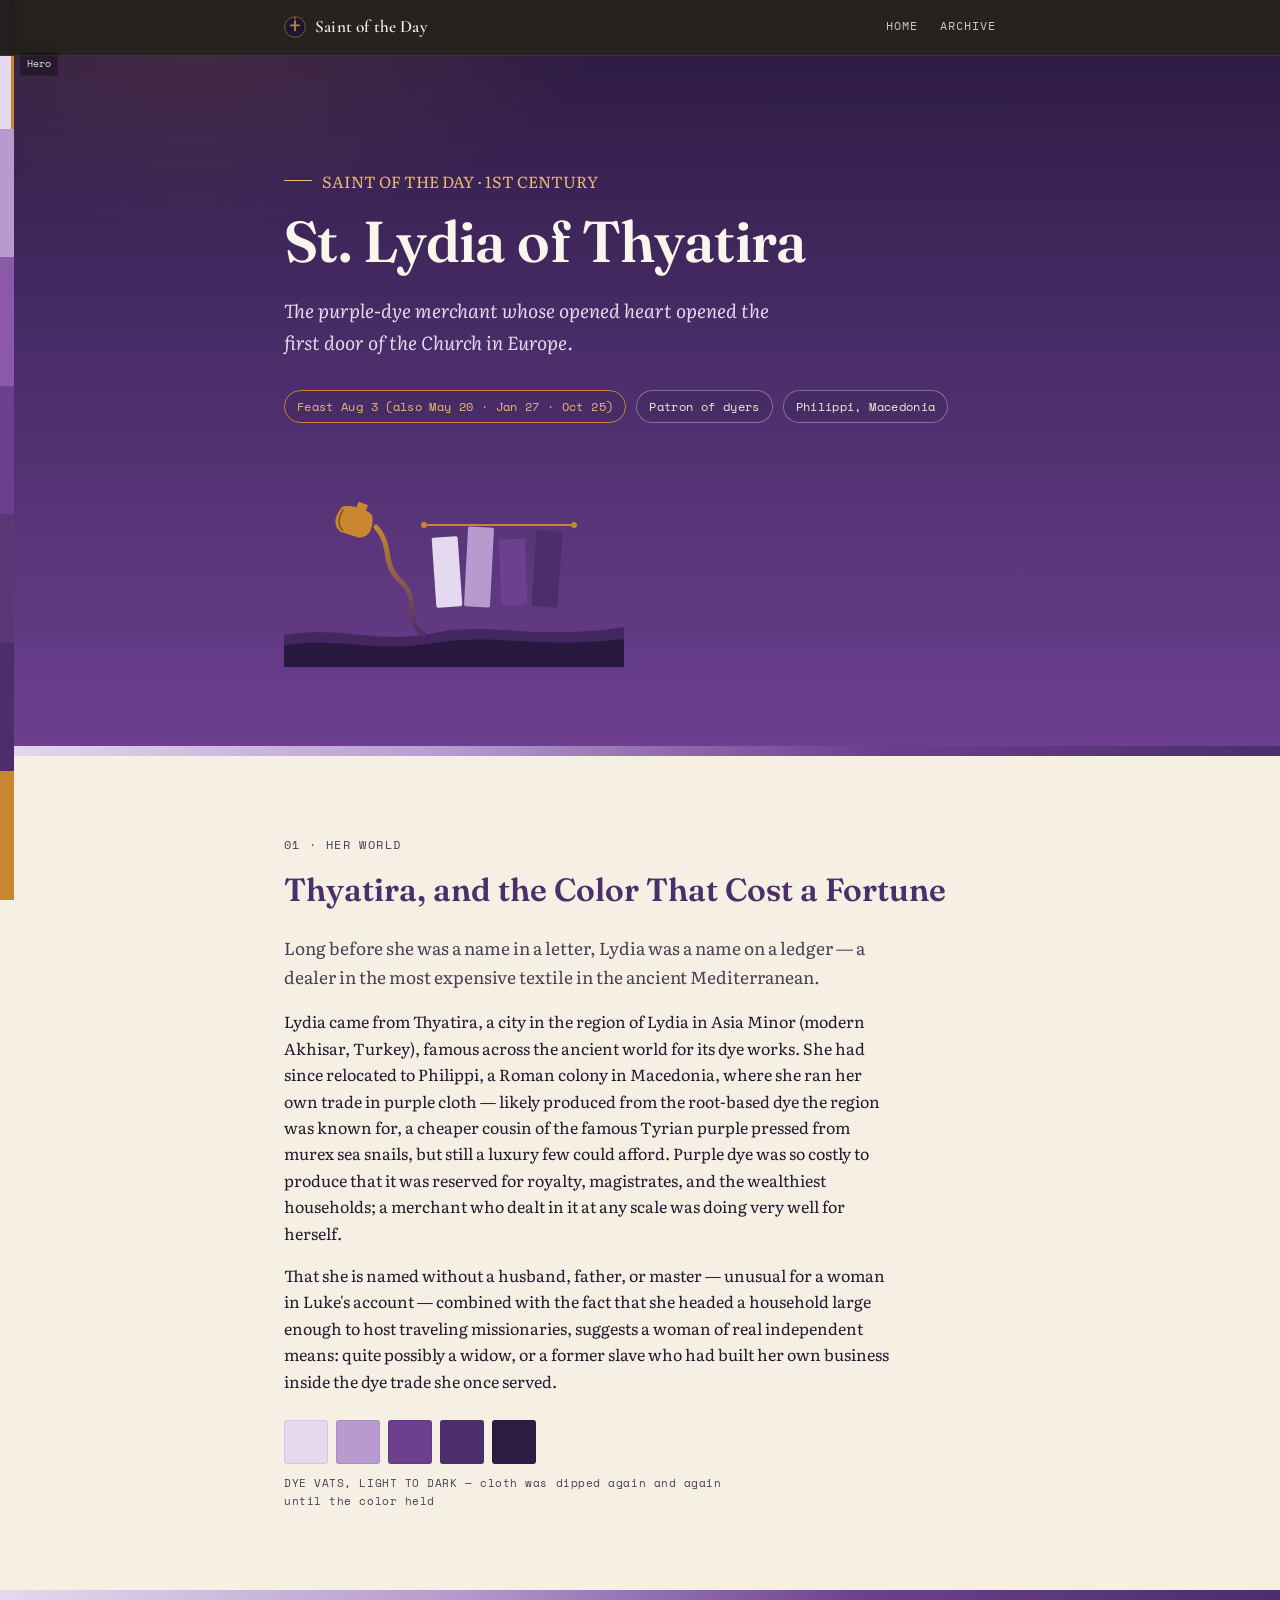
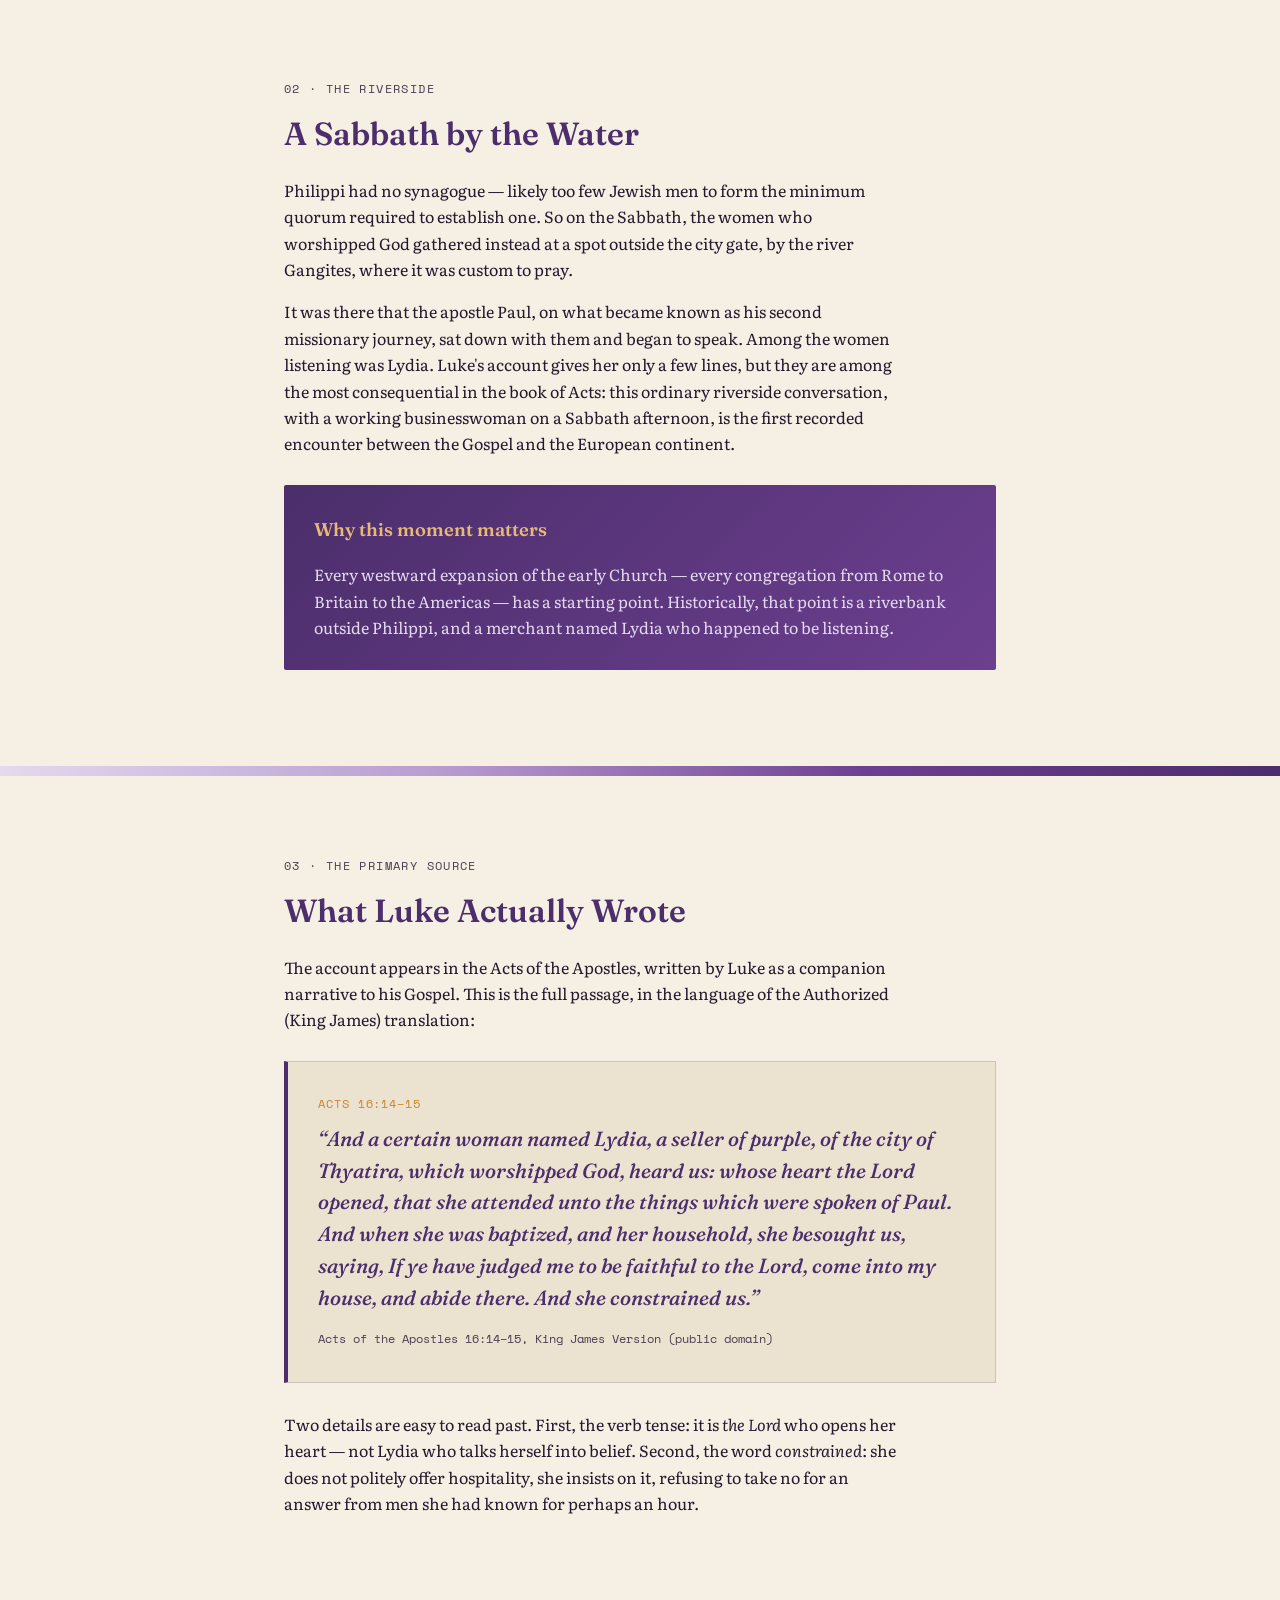
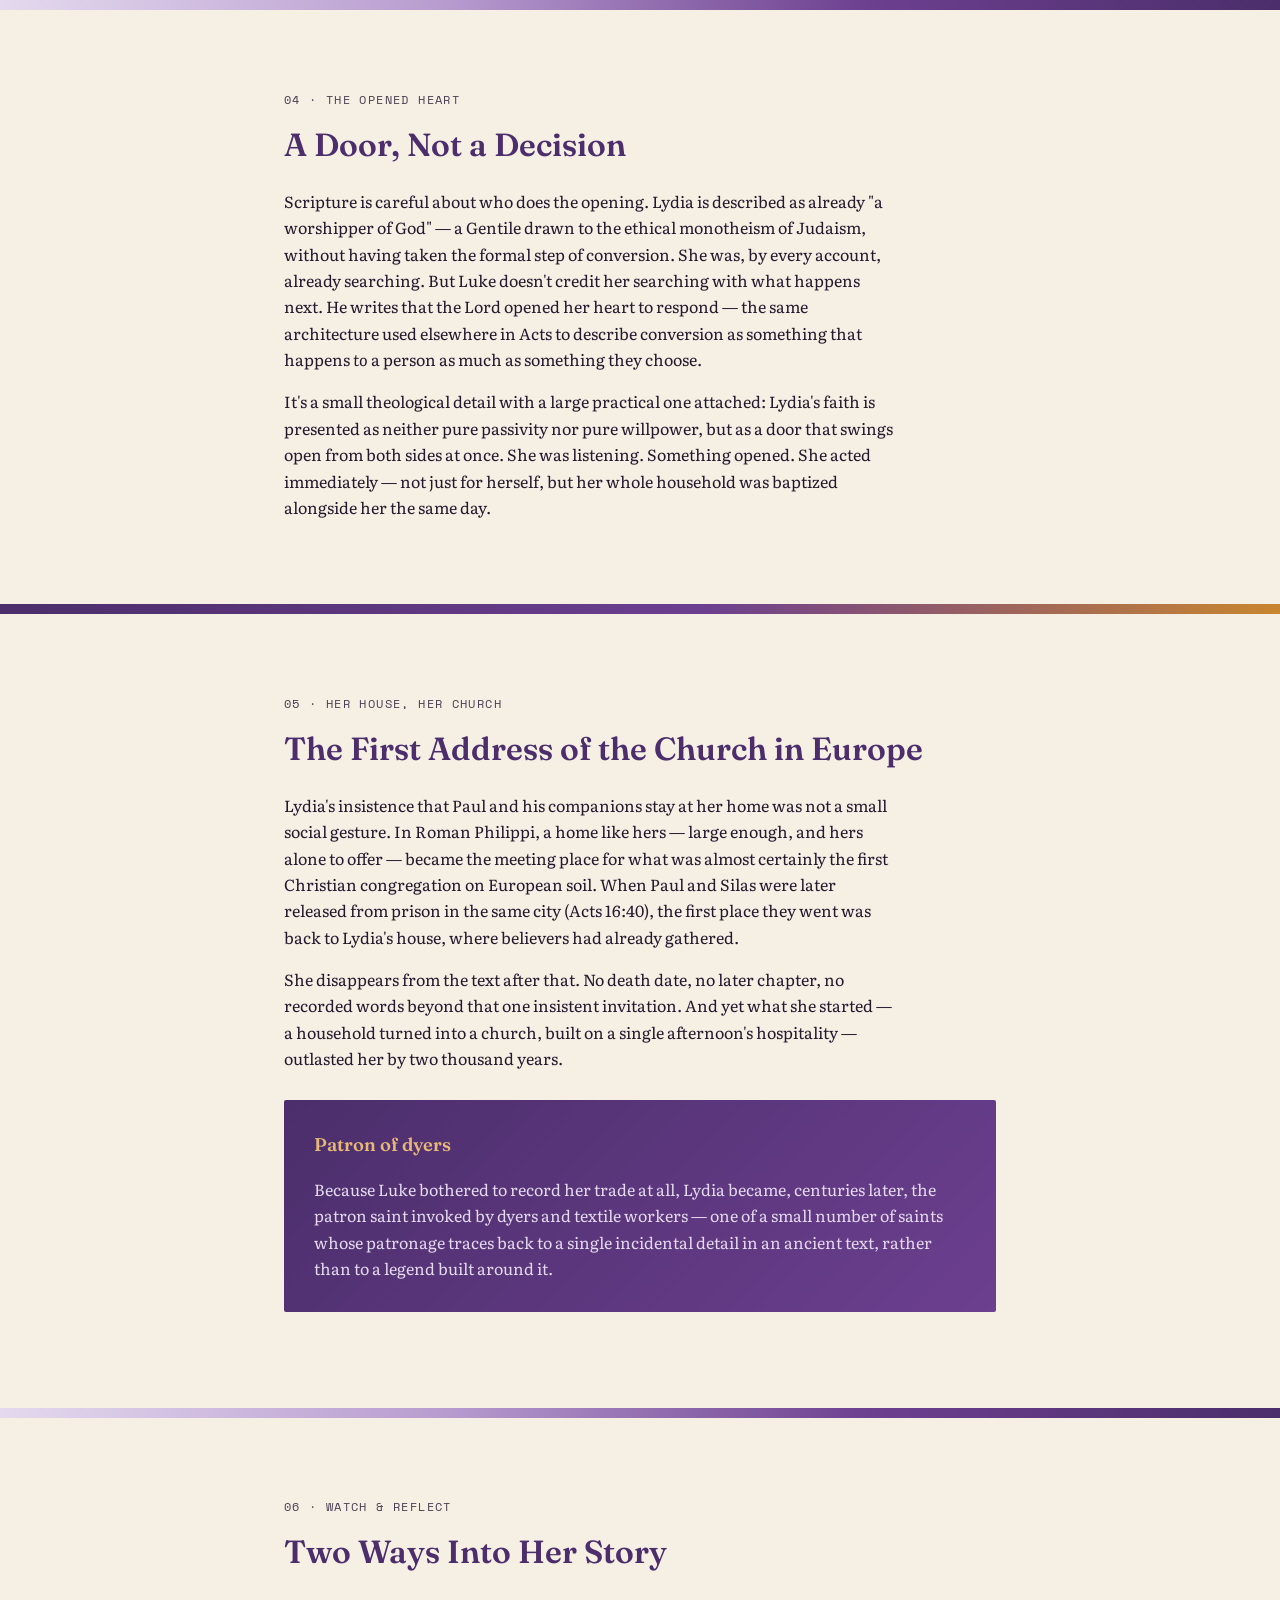
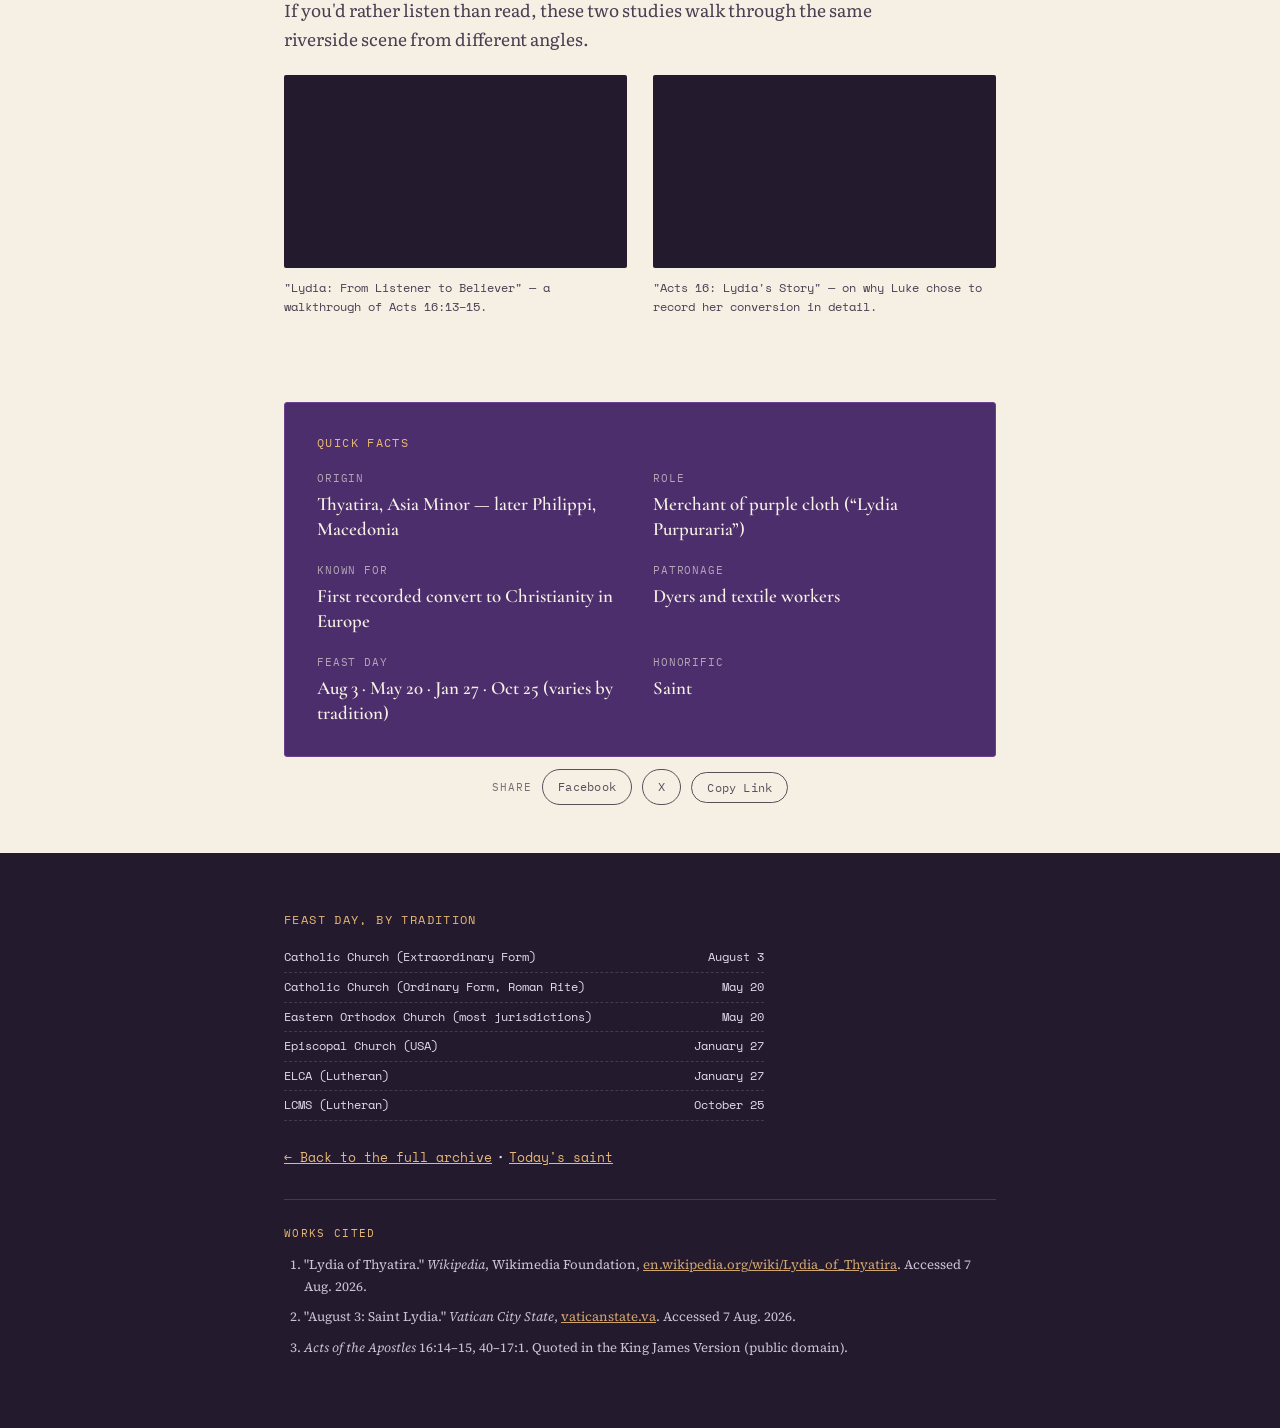
<file: saints/st-lydia.html>
<!DOCTYPE html>
<html lang="en">
<head>
<meta charset="UTF-8">
<meta name="viewport" content="width=device-width, initial-scale=1.0">
<title>St. Lydia of Thyatira — The Dye Merchant Who Opened a Door</title>
<meta name="description" content="The purple-dye merchant whose opened heart opened the first door of the Church in Europe. Her story, her feast day, and why she still matters.">

<link rel="icon" href="../assets/favicon.svg" type="image/svg+xml">
<link rel="icon" href="../assets/favicon.ico" sizes="any">
<link rel="icon" type="image/png" sizes="32x32" href="../assets/favicon-32.png">
<link rel="apple-touch-icon" href="../assets/favicon-180.png">

<!-- Open Graph / Twitter -->
<meta property="og:title" content="St. Lydia of Thyatira">
<meta property="og:description" content="The purple-dye merchant whose opened heart opened the first door of the Church in Europe.">
<meta property="og:type" content="article">
<meta property="og:image" content="https://allenvincentlucas.github.io/saint-of-the-day/saints/previews/st-lydia.png">
<meta property="og:url" content="https://allenvincentlucas.github.io/saint-of-the-day/saints/st-lydia.html">
<meta name="twitter:card" content="summary_large_image">
<meta name="twitter:title" content="St. Lydia of Thyatira">
<meta name="twitter:description" content="The purple-dye merchant whose opened heart opened the first door of the Church in Europe.">
<meta name="twitter:image" content="https://allenvincentlucas.github.io/saint-of-the-day/saints/previews/st-lydia.png">

<link rel="preconnect" href="https://fonts.googleapis.com">
<link rel="preconnect" href="https://fonts.gstatic.com" crossorigin>
<link href="https://fonts.googleapis.com/css2?family=Fraunces:opsz,wght@9..144,400;9..144,500;9..144,600;9..144,700&family=Literata:ital,wght@0,400;0,500;0,600;1,400&family=Space+Mono:wght@400;700&display=swap" rel="stylesheet">
<link href="https://fonts.googleapis.com/css2?family=Cormorant+Garamond:wght@500;600;700&family=Source+Serif+4:opsz,wght@8..60,400;8..60,600&family=IBM+Plex+Mono:wght@400;500&display=swap" rel="stylesheet">

<style>
  :root{
    --tyrian: #4b2e6b;
    --murex: #6c3f8f;
    --amethyst-pale: #b79bcf;
    --amethyst-mist: #e4d9ee;
    --saffron: #c9862f;
    --saffron-light: #e7b876;
    --parchment: #f5efe4;
    --parchment-deep: #ece2d0;
    --ink: #241a2e;
    --ink-soft: #4a3f52;
  }

  :root{
    --chrome-accent: var(--saffron-light);
    --chrome-card-bg: var(--tyrian);
    --chrome-card-border: var(--murex);
    --chrome-card-text: var(--parchment);
  }

  *{ box-sizing: border-box; }
  html{ scroll-behavior: smooth; }
  body{
    margin:0;
    background: var(--parchment);
    color: var(--ink);
    font-family: 'Literata', Georgia, serif;
    line-height: 1.65;
    -webkit-font-smoothing: antialiased;
  }
  @media (prefers-reduced-motion: reduce){
    html{ scroll-behavior:auto; }
    *{ animation: none !important; transition: none !important; }
  }

  h1,h2,h3{ font-family:'Fraunces', Georgia, serif; font-weight:600; margin:0 0 .4em; color: var(--tyrian); }
  a{ color: var(--murex); }
  .label{ font-family:'Space Mono', monospace; text-transform:uppercase; letter-spacing:.12em; font-size:.72rem; color: var(--ink-soft); }

  .wrap{ max-width: 760px; margin: 0 auto; padding: 0 24px; }

  /* ===== Dye Ladder (signature element) =====
     A vertical rail of dye-vat swatches, pale amethyst deepening to
     Tyrian purple, ending in a single saffron rung for the moment her
     heart was "opened." Mirrors her trade: cloth dipped again and again
     until the color took. Doubles as a scroll progress / section index. */
  .dye-ladder{
    position: fixed;
    top: 0; bottom: 0; left: 0;
    width: 14px;
    display: flex; flex-direction: column;
    z-index: 40;
  }
  .dye-ladder .rung{ flex: 1; position: relative; }
  .dye-ladder .rung::after{
    content: attr(data-n);
    position: absolute; left: 20px; top: 50%; transform: translateY(-50%);
    font-family:'Space Mono', monospace; font-size: .65rem; color: var(--parchment);
    background: var(--ink); padding: 3px 7px; border-radius: 2px;
    opacity: 0; transition: opacity .2s ease; white-space: nowrap; pointer-events:none;
  }
  .dye-ladder .rung.active::after{ opacity: .92; }
  .dye-ladder .rung.active{ box-shadow: inset -3px 0 0 var(--saffron); }
  @media (max-width: 640px){ .dye-ladder{ display:none; } }

  /* ===== Masthead / Hero ===== */
  .hero{
    position: relative;
    padding: 96px 0 72px;
    background:
      radial-gradient(700px 400px at 15% -10%, rgba(201,134,47,.16), transparent 60%),
      linear-gradient(180deg, #2f1c45 0%, var(--tyrian) 46%, var(--murex) 100%);
    color: var(--parchment);
    overflow: hidden;
  }
  .hero .wrap{ position: relative; z-index: 2; }
  .hero-eyebrow{ color: var(--saffron-light); margin-bottom: 18px; display:flex; gap:10px; align-items:center; }
  .hero-eyebrow .rule{ width: 28px; height: 1px; background: var(--saffron-light); display:inline-block; }
  .hero h1{ color: #fbf6ec; font-size: clamp(2.4rem, 6vw, 3.6rem); line-height: 1.05; letter-spacing: -.01em; }
  .hero .tagline{ font-size: 1.18rem; color: var(--amethyst-mist); max-width: 46ch; margin-top: 18px; font-style: italic; }
  .hero-chips{ display:flex; flex-wrap:wrap; gap:10px; margin-top: 32px; }
  .chip{
    font-family:'Space Mono', monospace; font-size:.74rem; letter-spacing:.03em;
    border: 1px solid rgba(245,239,228,.35); color: #f2e9d8;
    padding: 6px 12px; border-radius: 999px; background: rgba(0,0,0,.08);
  }
  .chip.chip-gold{ border-color: var(--saffron); color: var(--saffron-light); }

  /* Hero art: an amphora tipping purple dye into cloth, all inline SVG */
  .hero-art{ margin-top: 44px; max-width: 340px; }

  /* ===== Sections ===== */
  section.content{ padding: 68px 0; }
  section.content .label{ margin-bottom: 10px; }
  section.content h2{ font-size: clamp(1.5rem, 3.4vw, 2rem); }
  .lede{ font-size: 1.08rem; color: var(--ink-soft); max-width: 62ch; }
  p{ max-width: 68ch; }

  /* Dip-stripe divider: a literal gradient swatch strip between sections */
  .dip-stripe{ height: 10px; background: linear-gradient(90deg, var(--amethyst-mist), var(--amethyst-pale) 35%, var(--murex) 68%, var(--tyrian) 100%); }
  .dip-stripe.gold-end{ background: linear-gradient(90deg, var(--tyrian), var(--murex) 55%, var(--saffron) 100%); }

  /* Primary source / ledger block */
  .ledger{
    background: var(--parchment-deep);
    border: 1px solid rgba(75,46,107,.18);
    border-left: 4px solid var(--tyrian);
    padding: 32px 30px;
    margin: 28px 0;
    position: relative;
  }
  .ledger .verse-num{
    font-family:'Space Mono', monospace; font-size:.72rem; color: var(--saffron);
    display:block; margin-bottom: 10px; letter-spacing:.08em;
  }
  .ledger blockquote{
    margin:0; font-family:'Fraunces', Georgia, serif; font-style: italic; font-weight:500;
    font-size: 1.28rem; line-height:1.55; color: var(--tyrian);
  }
  .ledger cite{ display:block; margin-top:16px; font-style:normal; font-family:'Space Mono', monospace; font-size:.78rem; color: var(--ink-soft); }

  .callout{
    background: linear-gradient(135deg, var(--tyrian), var(--murex));
    color: var(--parchment);
    padding: 30px 30px;
    border-radius: 2px;
    margin: 28px 0;
  }
  .callout h3{ color: var(--saffron-light); font-size: 1.15rem; }
  .callout p{ color: var(--amethyst-mist); margin-bottom:0; max-width:none; }

  /* Vat swatches inline row, used in "Her World" section */
  .vat-row{ display:flex; gap:8px; margin: 26px 0 8px; flex-wrap:wrap; }
  .vat{ width:44px; height:44px; border-radius:3px; flex-shrink:0; box-shadow: inset 0 0 0 1px rgba(0,0,0,.08); }
  .vat-row .vat:nth-child(1){ background: var(--amethyst-mist); }
  .vat-row .vat:nth-child(2){ background: var(--amethyst-pale); }
  .vat-row .vat:nth-child(3){ background: var(--murex); }
  .vat-row .vat:nth-child(4){ background: var(--tyrian); }
  .vat-row .vat:nth-child(5){ background: #2f1c45; }
  .vat-caption{ font-family:'Space Mono', monospace; font-size:.68rem; color: var(--ink-soft); letter-spacing:.05em; }

  /* Watch section */
  .watch-grid{ display:grid; grid-template-columns: 1fr; gap: 26px; margin-top: 22px; }
  @media(min-width:640px){ .watch-grid{ grid-template-columns: 1fr 1fr; } }
  .video-frame{ position:relative; padding-top:56.25%; background:var(--ink); border-radius:2px; overflow:hidden; }
  .video-frame iframe{ position:absolute; inset:0; width:100%; height:100%; border:0; }
  .video-cap{ font-family:'Space Mono', monospace; font-size:.72rem; color:var(--ink-soft); margin-top:10px; }

  footer.site-footer{
    background: var(--ink); color: var(--amethyst-mist);
    padding: 46px 0 60px; margin-top: 20px;
  }
  footer.site-footer a{ color: var(--saffron-light); }
  footer.site-footer .feast-list{ list-style:none; padding:0; margin: 14px 0 0; font-family:'Space Mono', monospace; font-size:.78rem; }
  footer.site-footer .feast-list li{ padding: 4px 0; border-bottom: 1px dashed rgba(245,239,228,.15); display:flex; justify-content:space-between; max-width:480px; }
  .back-link{ display:inline-block; margin-top:26px; font-family:'Space Mono', monospace; font-size:.82rem; }

  /* ===== SHARED SITE CHROME (fixed across every saint page — only
     --chrome-accent / --chrome-card-bg / --chrome-card-border vary) ===== */
  .site-nav{
    position: sticky; top:0; z-index: 60;
    background: rgba(15,12,10,.90);
    backdrop-filter: blur(6px);
    border-bottom: 1px solid rgba(255,255,255,.09);
  }
  .site-nav-inner{
    max-width: 760px; margin:0 auto; padding: 13px 24px;
    display:flex; align-items:center; justify-content:space-between; gap: 16px;
  }
  .site-nav-brand{
    display:flex; align-items:center; gap:9px;
    font-family:'Cormorant Garamond', Georgia, serif; font-weight:600;
    font-size:1.08rem; letter-spacing:.01em; color:#f5efe4; text-decoration:none;
    white-space: nowrap;
  }
  .site-nav-mark{ display:block; border-radius:50%; flex-shrink:0; }
  .site-nav-links{ display:flex; gap:22px; }
  .site-nav-links a{
    font-family:'IBM Plex Mono', monospace; font-size:.72rem; letter-spacing:.09em;
    text-transform:uppercase; color:#cfc6b8; text-decoration:none;
    padding-bottom:3px; border-bottom:1px solid transparent;
    transition: color .15s ease, border-color .15s ease;
  }
  .site-nav-links a:hover, .site-nav-links a:focus-visible{
    color: var(--chrome-accent); border-color: var(--chrome-accent);
  }

  .quick-facts-section{ padding: 6px 0 4px; }
  .quick-facts{
    background: var(--chrome-card-bg);
    color: var(--chrome-card-text);
    border: 1px solid var(--chrome-card-border);
    border-radius: 3px;
    padding: 30px 32px;
  }
  .qf-title{
    font-family:'IBM Plex Mono', monospace; text-transform:uppercase; letter-spacing:.12em;
    font-size:.72rem; color: var(--chrome-accent); margin:0 0 18px;
  }
  .qf-grid{ display:grid; grid-template-columns: 1fr 1fr; gap: 20px 26px; margin:0; }
  @media(max-width:520px){ .qf-grid{ grid-template-columns: 1fr; } }
  .qf-item dt{
    font-family:'IBM Plex Mono', monospace; font-size:.66rem; text-transform:uppercase;
    letter-spacing:.08em; opacity:.62; margin-bottom:5px;
  }
  .qf-item dd{
    font-family:'Cormorant Garamond', Georgia, serif; font-weight:600; font-size:1.18rem;
    margin:0; line-height:1.32;
  }

  .works-cited{ margin-top: 30px; padding-top: 24px; border-top: 1px solid rgba(255,255,255,.14); }
  .wc-title{
    font-family:'IBM Plex Mono', monospace; text-transform:uppercase; letter-spacing:.12em;
    font-size:.7rem; color: var(--chrome-accent); margin:0 0 12px;
  }
  .wc-list{ margin:0; padding-left: 20px; font-family:'Source Serif 4', Georgia, serif; font-size:.82rem; line-height:1.65; opacity:.88; }
  .wc-list li{ margin-bottom:9px; }
  .wc-list a{ color: inherit; }

  .share-section{ padding: 8px 0 28px; text-align:center; }
  .share-row{ display:flex; align-items:center; justify-content:center; gap:10px; flex-wrap:wrap; }
  .share-label{
    font-family:'IBM Plex Mono', monospace; font-size:.7rem; letter-spacing:.1em;
    text-transform:uppercase; opacity:.6;
  }
  .share-btn{
    font-family:'IBM Plex Mono', monospace; font-size:.74rem; letter-spacing:.02em;
    padding:7px 15px; border:1px solid currentColor; opacity:.75; border-radius:999px;
    text-decoration:none; cursor:pointer; background:transparent; color:inherit;
    transition: color .15s ease, border-color .15s ease, opacity .15s ease;
  }
  .share-btn:hover, .share-btn:focus-visible{ color: var(--chrome-accent); border-color: var(--chrome-accent); opacity:1; }
</style>
</head>
<body>
<nav class="site-nav">
  <div class="site-nav-inner">
    <a class="site-nav-brand" href="../index.html">
      <img src="../assets/favicon.svg" alt="" class="site-nav-mark" width="22" height="22">
      <span>Saint of the Day</span>
    </a>
    <div class="site-nav-links">
      <a href="../index.html">Home</a>
      <a href="../archive.html">Archive</a>
    </div>
  </div>
</nav>


<nav class="dye-ladder" id="dye-ladder" aria-hidden="true">
  <div class="rung" data-n="Hero" style="background:var(--amethyst-mist)"></div>
  <div class="rung" data-n="Her World" style="background:var(--amethyst-pale)"></div>
  <div class="rung" data-n="The Riverside" style="background:#8a5aa8"></div>
  <div class="rung" data-n="The Source" style="background:var(--murex)"></div>
  <div class="rung" data-n="Opened Heart" style="background:#5a3878"></div>
  <div class="rung" data-n="Her House" style="background:var(--tyrian)"></div>
  <div class="rung" data-n="Watch" style="background:var(--saffron)"></div>
</nav>

<header class="hero" id="sec-hero">
  <div class="wrap">
    <p class="hero-eyebrow"><span class="rule"></span>SAINT OF THE DAY &middot; 1ST CENTURY</p>
    <h1>St. Lydia of Thyatira</h1>
    <p class="tagline">The purple-dye merchant whose opened heart opened the first door of the Church in Europe.</p>
    <div class="hero-chips">
      <span class="chip chip-gold">Feast Aug 3 (also May 20 &middot; Jan 27 &middot; Oct 25)</span>
      <span class="chip">Patron of dyers</span>
      <span class="chip">Philippi, Macedonia</span>
    </div>

    <div class="hero-art" aria-hidden="true">
      <svg viewBox="0 0 340 200" xmlns="http://www.w3.org/2000/svg">
        <!-- river -->
        <path d="M0,168 C60,158 90,178 150,166 C210,154 250,174 340,160 L340,200 L0,200 Z" fill="#2f1c45" opacity="0.6"/>
        <path d="M0,178 C60,170 90,186 150,176 C210,166 250,182 340,172 L340,200 L0,200 Z" fill="#1f1230" opacity="0.7"/>
        <!-- amphora -->
        <g transform="translate(58,40) rotate(18)">
          <path d="M0,0 C-4,10 -4,20 6,24 L26,24 C36,20 36,10 32,0 C30,-6 6,-6 0,0 Z" fill="#c9862f"/>
          <rect x="14" y="-10" width="10" height="12" fill="#c9862f"/>
          <path d="M2,2 C0,10 0,18 8,22" stroke="#7a5320" stroke-width="1.5" fill="none"/>
        </g>
        <!-- dye stream -->
        <path d="M92,60 C110,80 96,96 118,116 C136,132 118,150 140,168" stroke="url(#stream)" stroke-width="5" fill="none" stroke-linecap="round"/>
        <defs>
          <linearGradient id="stream" x1="0" y1="0" x2="0" y2="1">
            <stop offset="0" stop-color="#c9862f"/>
            <stop offset="1" stop-color="#4b2e6b"/>
          </linearGradient>
        </defs>
        <!-- cloth swatches drying -->
        <rect x="150" y="70" width="26" height="70" rx="2" fill="#e4d9ee" transform="rotate(-4 163 105)"/>
        <rect x="182" y="60" width="26" height="80" rx="2" fill="#b79bcf" transform="rotate(3 195 100)"/>
        <rect x="216" y="72" width="26" height="66" rx="2" fill="#6c3f8f" transform="rotate(-2 229 105)"/>
        <rect x="250" y="64" width="26" height="76" rx="2" fill="#4b2e6b" transform="rotate(4 263 102)"/>
        <!-- line for drying rack -->
        <line x1="140" y1="58" x2="290" y2="58" stroke="#c9862f" stroke-width="2"/>
        <circle cx="140" cy="58" r="3" fill="#c9862f"/>
        <circle cx="290" cy="58" r="3" fill="#c9862f"/>
      </svg>
    </div>
  </div>
</header>

<div class="dip-stripe" aria-hidden="true"></div>

<main>

  <section class="content" id="sec-world">
    <div class="wrap">
      <p class="label">01 &middot; Her World</p>
      <h2>Thyatira, and the Color That Cost a Fortune</h2>
      <p class="lede">Long before she was a name in a letter, Lydia was a name on a ledger — a dealer in the most expensive textile in the ancient Mediterranean.</p>
      <p>Lydia came from Thyatira, a city in the region of Lydia in Asia Minor (modern Akhisar, Turkey), famous across the ancient world for its dye works. She had since relocated to Philippi, a Roman colony in Macedonia, where she ran her own trade in purple cloth — likely produced from the root-based dye the region was known for, a cheaper cousin of the famous Tyrian purple pressed from murex sea snails, but still a luxury few could afford. Purple dye was so costly to produce that it was reserved for royalty, magistrates, and the wealthiest households; a merchant who dealt in it at any scale was doing very well for herself.</p>
      <p>That she is named without a husband, father, or master — unusual for a woman in Luke's account — combined with the fact that she headed a household large enough to host traveling missionaries, suggests a woman of real independent means: quite possibly a widow, or a former slave who had built her own business inside the dye trade she once served.</p>

      <div class="vat-row" aria-hidden="true">
        <div class="vat"></div><div class="vat"></div><div class="vat"></div><div class="vat"></div><div class="vat"></div>
      </div>
      <p class="vat-caption">DYE VATS, LIGHT TO DARK — cloth was dipped again and again until the color held</p>
    </div>
  </section>

  <div class="dip-stripe" aria-hidden="true"></div>

  <section class="content" id="sec-riverside">
    <div class="wrap">
      <p class="label">02 &middot; The Riverside</p>
      <h2>A Sabbath by the Water</h2>
      <p>Philippi had no synagogue — likely too few Jewish men to form the minimum quorum required to establish one. So on the Sabbath, the women who worshipped God gathered instead at a spot outside the city gate, by the river Gangites, where it was custom to pray.</p>
      <p>It was there that the apostle Paul, on what became known as his second missionary journey, sat down with them and began to speak. Among the women listening was Lydia. Luke's account gives her only a few lines, but they are among the most consequential in the book of Acts: this ordinary riverside conversation, with a working businesswoman on a Sabbath afternoon, is the first recorded encounter between the Gospel and the European continent.</p>

      <div class="callout">
        <h3>Why this moment matters</h3>
        <p>Every westward expansion of the early Church — every congregation from Rome to Britain to the Americas — has a starting point. Historically, that point is a riverbank outside Philippi, and a merchant named Lydia who happened to be listening.</p>
      </div>
    </div>
  </section>

  <div class="dip-stripe" aria-hidden="true"></div>

  <section class="content" id="sec-source">
    <div class="wrap">
      <p class="label">03 &middot; The Primary Source</p>
      <h2>What Luke Actually Wrote</h2>
      <p>The account appears in the Acts of the Apostles, written by Luke as a companion narrative to his Gospel. This is the full passage, in the language of the Authorized (King James) translation:</p>

      <div class="ledger">
        <span class="verse-num">ACTS 16:14&ndash;15</span>
        <blockquote>
          &ldquo;And a certain woman named Lydia, a seller of purple, of the city of Thyatira, which worshipped God, heard us: whose heart the Lord opened, that she attended unto the things which were spoken of Paul. And when she was baptized, and her household, she besought us, saying, If ye have judged me to be faithful to the Lord, come into my house, and abide there. And she constrained us.&rdquo;
        </blockquote>
        <cite>Acts of the Apostles 16:14&ndash;15, King James Version (public domain)</cite>
      </div>

      <p>Two details are easy to read past. First, the verb tense: it is <em>the Lord</em> who opens her heart — not Lydia who talks herself into belief. Second, the word <em>constrained</em>: she does not politely offer hospitality, she insists on it, refusing to take no for an answer from men she had known for perhaps an hour.</p>
    </div>
  </section>

  <div class="dip-stripe" aria-hidden="true"></div>

  <section class="content" id="sec-heart">
    <div class="wrap">
      <p class="label">04 &middot; The Opened Heart</p>
      <h2>A Door, Not a Decision</h2>
      <p>Scripture is careful about who does the opening. Lydia is described as already "a worshipper of God" — a Gentile drawn to the ethical monotheism of Judaism, without having taken the formal step of conversion. She was, by every account, already searching. But Luke doesn't credit her searching with what happens next. He writes that the Lord opened her heart to respond — the same architecture used elsewhere in Acts to describe conversion as something that happens <em>to</em> a person as much as something they choose.</p>
      <p>It's a small theological detail with a large practical one attached: Lydia's faith is presented as neither pure passivity nor pure willpower, but as a door that swings open from both sides at once. She was listening. Something opened. She acted immediately — not just for herself, but her whole household was baptized alongside her the same day.</p>
    </div>
  </section>

  <div class="dip-stripe gold-end" aria-hidden="true"></div>

  <section class="content" id="sec-house">
    <div class="wrap">
      <p class="label">05 &middot; Her House, Her Church</p>
      <h2>The First Address of the Church in Europe</h2>
      <p>Lydia's insistence that Paul and his companions stay at her home was not a small social gesture. In Roman Philippi, a home like hers — large enough, and hers alone to offer — became the meeting place for what was almost certainly the first Christian congregation on European soil. When Paul and Silas were later released from prison in the same city (Acts 16:40), the first place they went was back to Lydia's house, where believers had already gathered.</p>
      <p>She disappears from the text after that. No death date, no later chapter, no recorded words beyond that one insistent invitation. And yet what she started — a household turned into a church, built on a single afternoon's hospitality — outlasted her by two thousand years.</p>

      <div class="callout">
        <h3>Patron of dyers</h3>
        <p>Because Luke bothered to record her trade at all, Lydia became, centuries later, the patron saint invoked by dyers and textile workers — one of a small number of saints whose patronage traces back to a single incidental detail in an ancient text, rather than to a legend built around it.</p>
      </div>
    </div>
  </section>

  <div class="dip-stripe" aria-hidden="true"></div>

  <section class="content" id="sec-watch">
    <div class="wrap">
      <p class="label">06 &middot; Watch &amp; Reflect</p>
      <h2>Two Ways Into Her Story</h2>
      <p class="lede">If you'd rather listen than read, these two studies walk through the same riverside scene from different angles.</p>
      <div class="watch-grid">
        <div>
          <div class="video-frame">
            <iframe src="https://www.youtube.com/embed/Cx-nM0WUIj0" title="Lydia: From Listener to Believer — Acts 16:13-15" loading="lazy" allowfullscreen referrerpolicy="strict-origin-when-cross-origin"></iframe>
          </div>
          <p class="video-cap">"Lydia: From Listener to Believer" — a walkthrough of Acts 16:13&ndash;15.</p>
        </div>
        <div>
          <div class="video-frame">
            <iframe src="https://www.youtube.com/embed/CsmleShIBTM" title="Acts 16: Lydia's Story" loading="lazy" allowfullscreen referrerpolicy="strict-origin-when-cross-origin"></iframe>
          </div>
          <p class="video-cap">"Acts 16: Lydia's Story" — on why Luke chose to record her conversion in detail.</p>
        </div>
      </div>
    </div>
  </section>

  <section class="quick-facts-section">
    <div class="wrap">
      <div class="quick-facts">
        <p class="qf-title">Quick Facts</p>
        <dl class="qf-grid">
        <div class="qf-item"><dt>Origin</dt><dd>Thyatira, Asia Minor &mdash; later Philippi, Macedonia</dd></div>
        <div class="qf-item"><dt>Role</dt><dd>Merchant of purple cloth (&ldquo;Lydia Purpuraria&rdquo;)</dd></div>
        <div class="qf-item"><dt>Known For</dt><dd>First recorded convert to Christianity in Europe</dd></div>
        <div class="qf-item"><dt>Patronage</dt><dd>Dyers and textile workers</dd></div>
        <div class="qf-item"><dt>Feast Day</dt><dd>Aug 3 &middot; May 20 &middot; Jan 27 &middot; Oct 25 (varies by tradition)</dd></div>
        <div class="qf-item"><dt>Honorific</dt><dd>Saint</dd></div>
        </dl>
      </div>
    </div>
  </section>

  <section class="share-section">
    <div class="wrap">
      <div class="share-row">
        <span class="share-label">Share</span>
        <a class="share-btn" href="https://www.facebook.com/sharer/sharer.php?u=https%3A%2F%2Fallenvincentlucas.github.io%2Fsaint-of-the-day%2Fsaints%2Fst-lydia.html" target="_blank" rel="noopener">Facebook</a>
        <a class="share-btn" href="https://twitter.com/intent/tweet?text=St.%20Lydia%20of%20Thyatira&amp;url=https%3A%2F%2Fallenvincentlucas.github.io%2Fsaint-of-the-day%2Fsaints%2Fst-lydia.html" target="_blank" rel="noopener">X</a>
        <button type="button" class="share-btn" onclick="navigator.clipboard.writeText('https://allenvincentlucas.github.io/saint-of-the-day/saints/st-lydia.html').then(()=>{this.textContent='Copied!';setTimeout(()=>this.textContent='Copy Link',1500)})">Copy Link</button>
      </div>
    </div>
  </section>

</main>

<footer class="site-footer" id="sec-footer">
  <div class="wrap">
    <p class="label" style="color:var(--saffron-light)">Feast Day, by Tradition</p>
    <ul class="feast-list">
      <li><span>Catholic Church (Extraordinary Form)</span><span>August 3</span></li>
      <li><span>Catholic Church (Ordinary Form, Roman Rite)</span><span>May 20</span></li>
      <li><span>Eastern Orthodox Church (most jurisdictions)</span><span>May 20</span></li>
      <li><span>Episcopal Church (USA)</span><span>January 27</span></li>
      <li><span>ELCA (Lutheran)</span><span>January 27</span></li>
      <li><span>LCMS (Lutheran)</span><span>October 25</span></li>
    </ul>
    <a class="back-link" href="../archive.html">&larr; Back to the full archive</a>
    &nbsp;&middot;&nbsp;
    <a class="back-link" href="../index.html">Today's saint</a>
  
    <div class="works-cited">
      <p class="wc-title">Works Cited</p>
      <ol class="wc-list">
      <li>&quot;Lydia of Thyatira.&quot; <em>Wikipedia</em>, Wikimedia Foundation, <a href="https://en.wikipedia.org/wiki/Lydia_of_Thyatira" target="_blank" rel="noopener">en.wikipedia.org/wiki/Lydia_of_Thyatira</a>. Accessed 7 Aug. 2026.</li>
      <li>&quot;August 3: Saint Lydia.&quot; <em>Vatican City State</em>, <a href="https://www.vaticanstate.va/en/state-and-government/general-informations/saint-of-the-day/2482-august-3-saint-lydia.html" target="_blank" rel="noopener">vaticanstate.va</a>. Accessed 7 Aug. 2026.</li>
      <li><em>Acts of the Apostles</em> 16:14&ndash;15, 40&ndash;17:1. Quoted in the King James Version (public domain).</li>
      </ol>
    </div>

  </div>
</footer>

<script>
  (function(){
    var rungs = document.querySelectorAll('.dye-ladder .rung');
    var ids = ['sec-hero','sec-world','sec-riverside','sec-source','sec-heart','sec-house','sec-watch'];
    var sections = ids.map(function(id){ return document.getElementById(id); }).filter(Boolean);
    if (!rungs.length || !sections.length) return;

    function onScroll(){
      var y = window.scrollY + window.innerHeight * 0.35;
      var activeIdx = 0;
      sections.forEach(function(sec, i){
        if (sec.offsetTop <= y) activeIdx = i;
      });
      rungs.forEach(function(r, i){ r.classList.toggle('active', i === activeIdx); });
    }
    window.addEventListener('scroll', onScroll, { passive: true });
    onScroll();

    rungs.forEach(function(r, i){
      r.style.cursor = 'pointer';
      r.addEventListener('click', function(){
        if (sections[i]) sections[i].scrollIntoView({ behavior: 'smooth' });
      });
    });
  })();
</script>

</body>
</html>
</file>
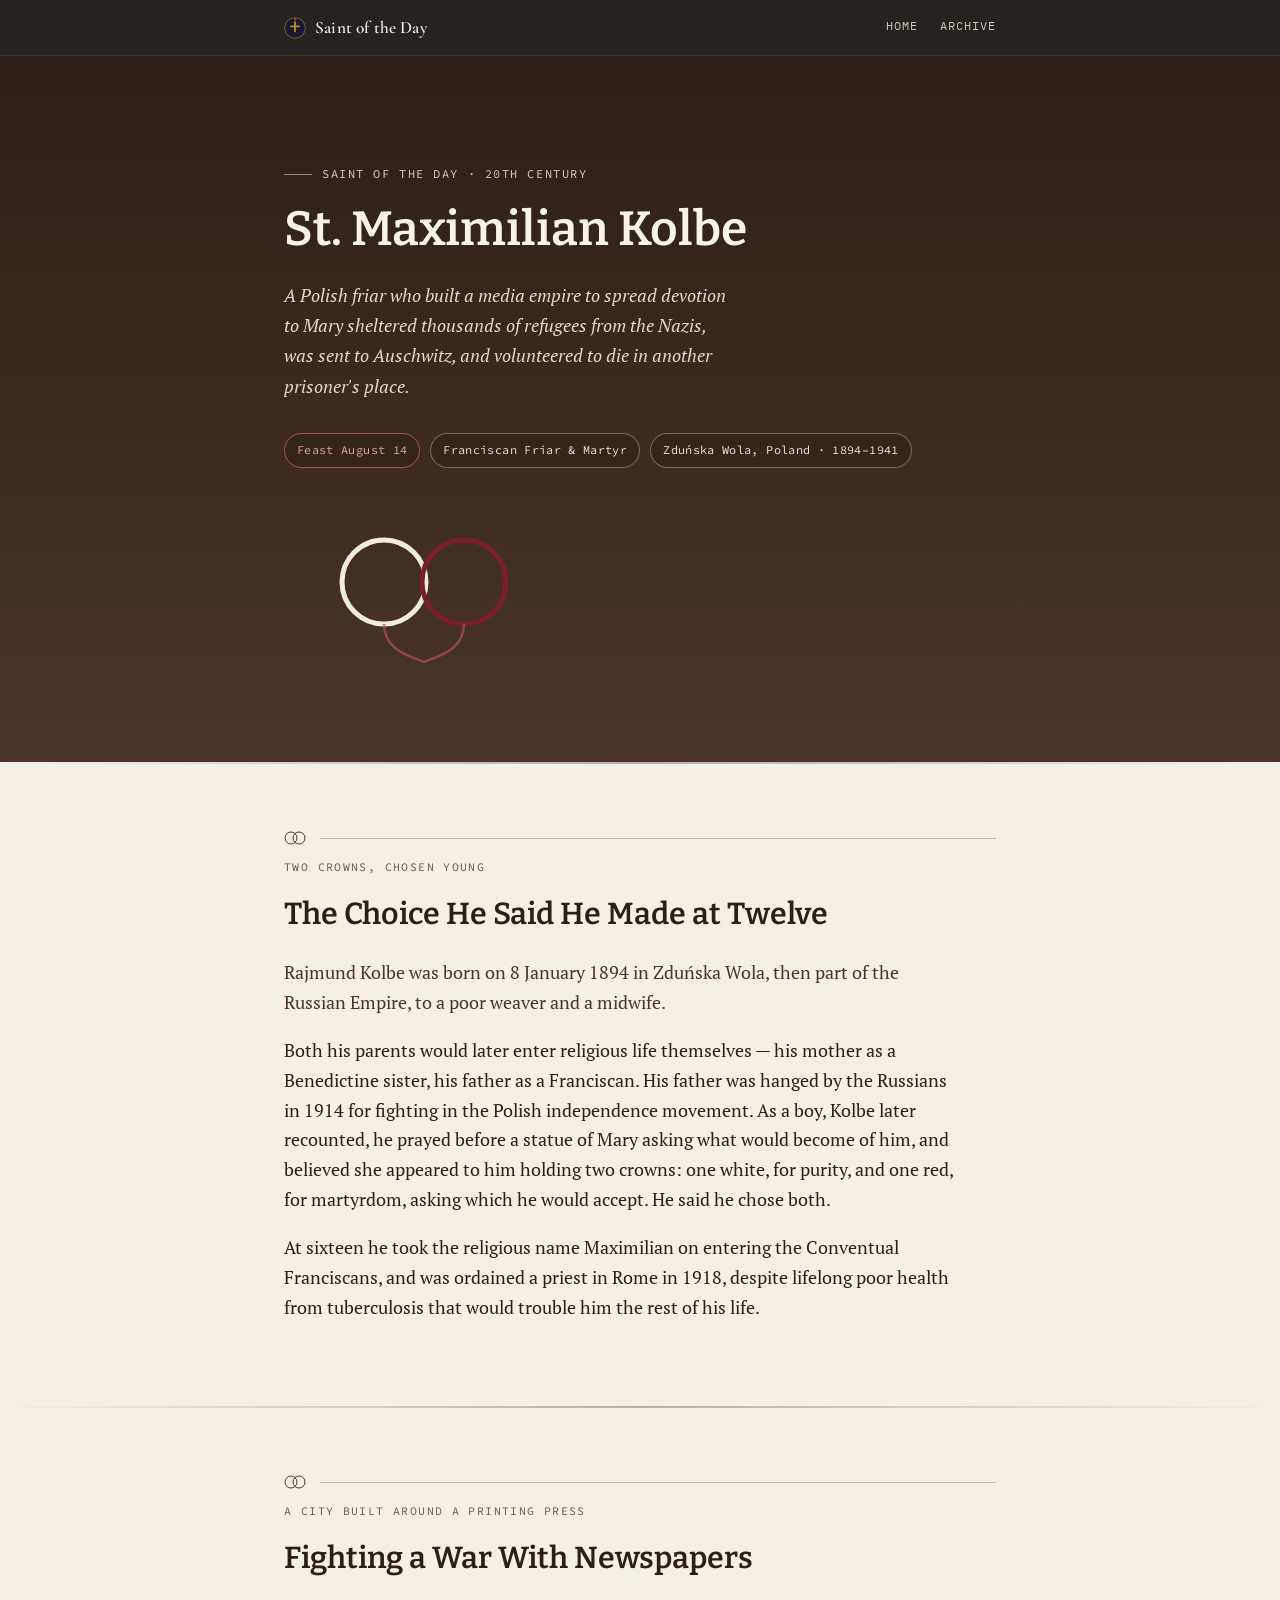
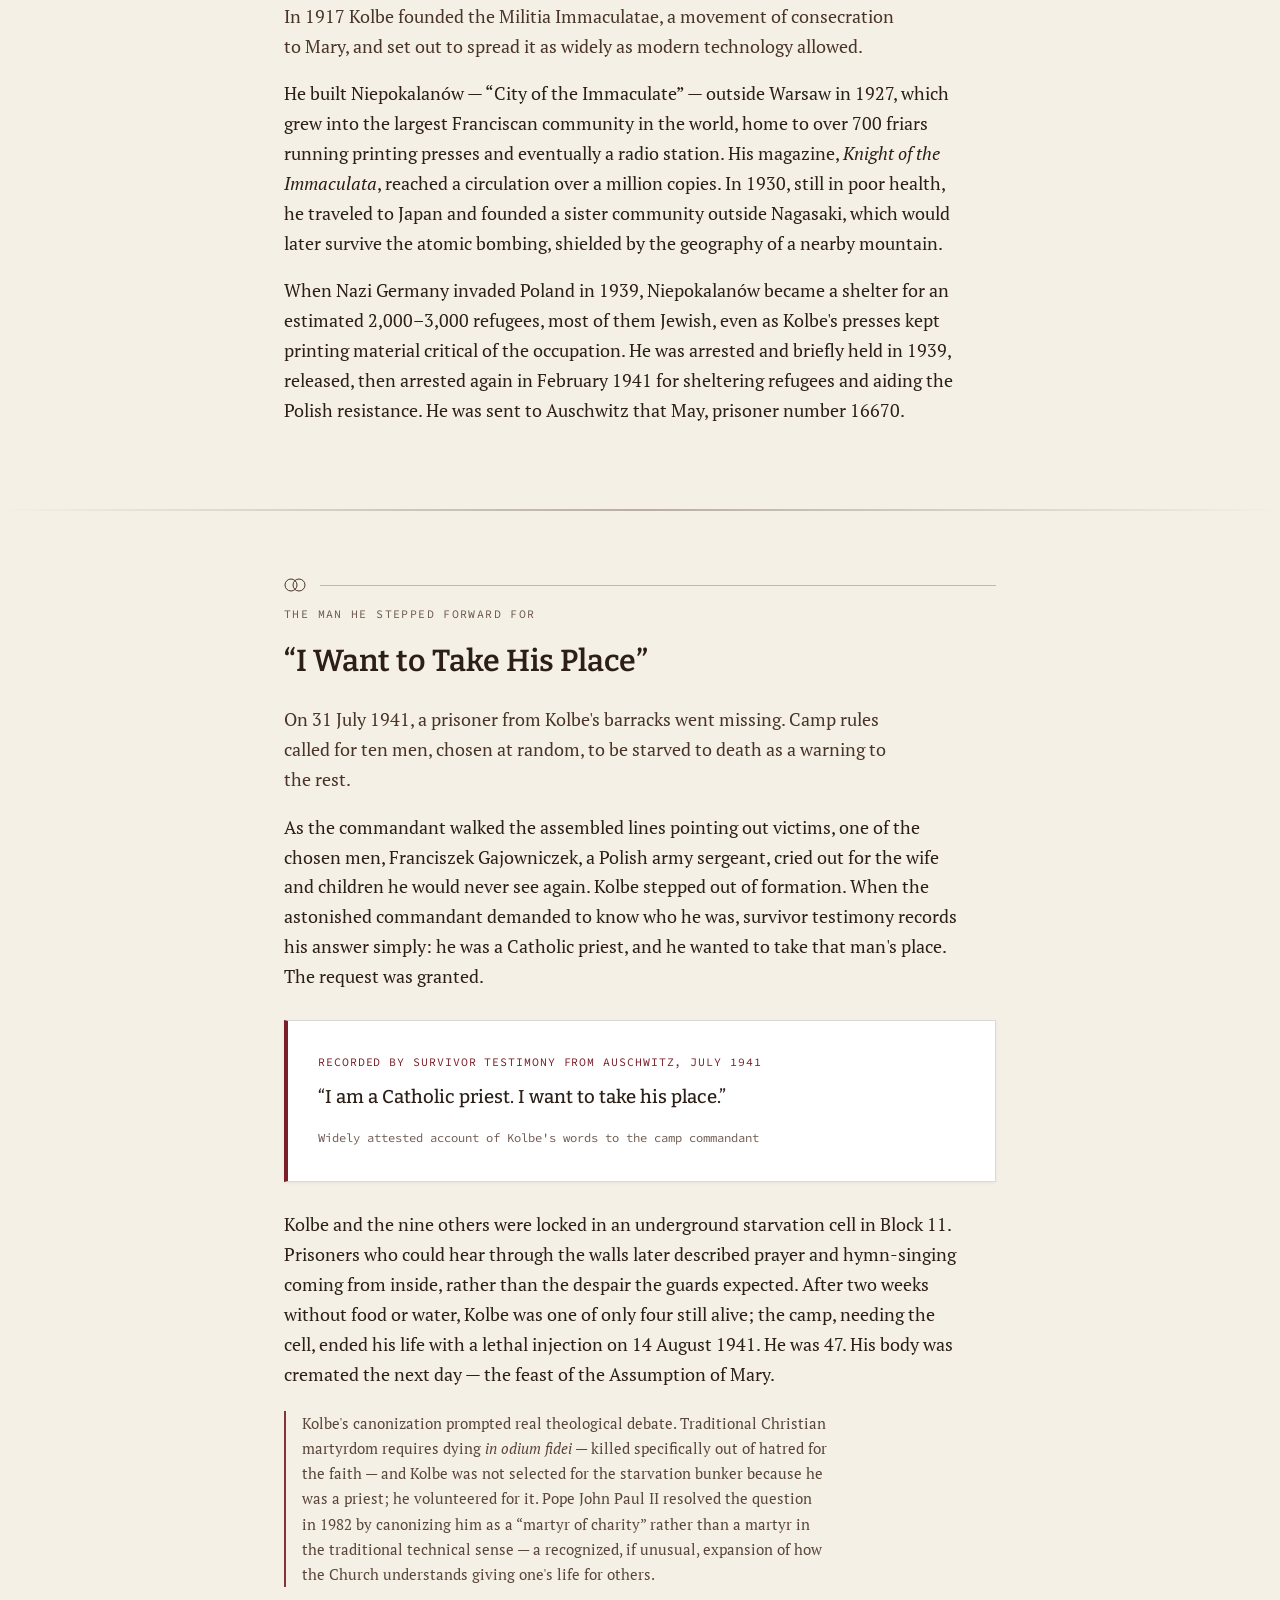
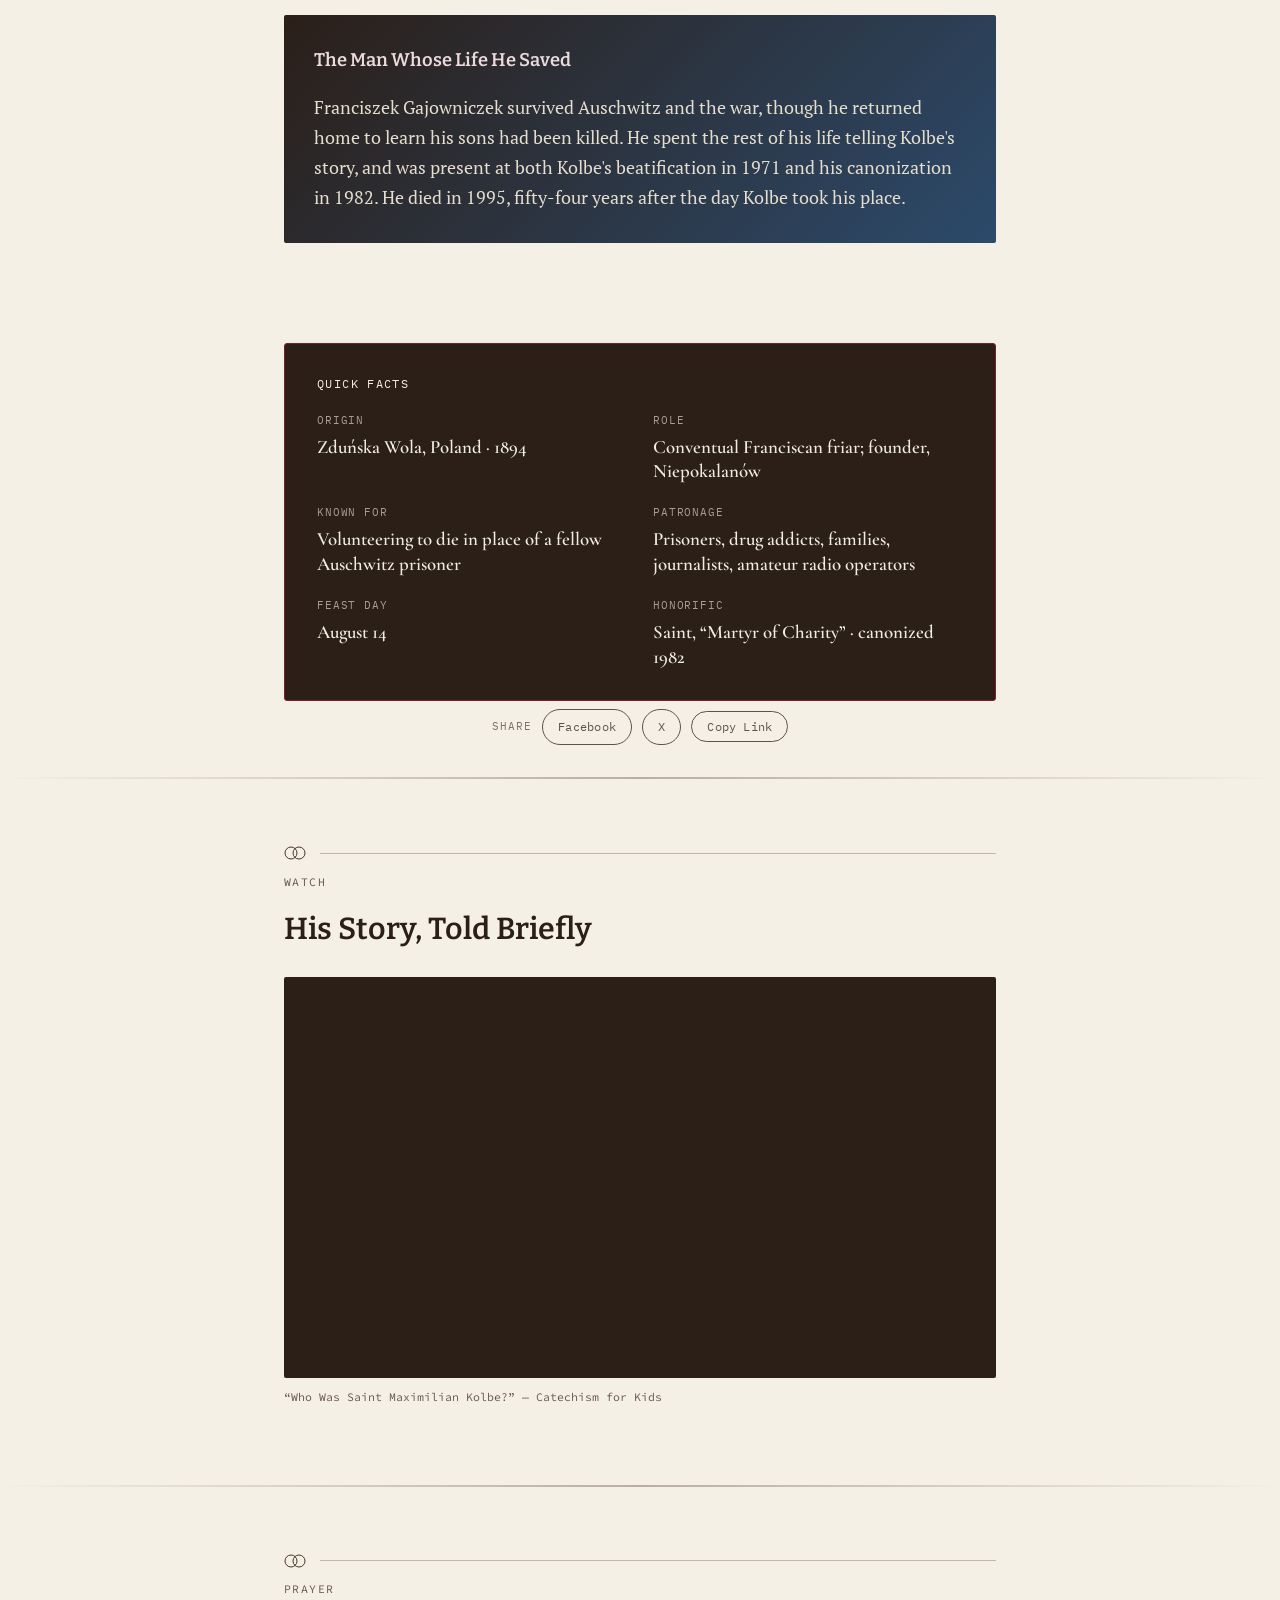
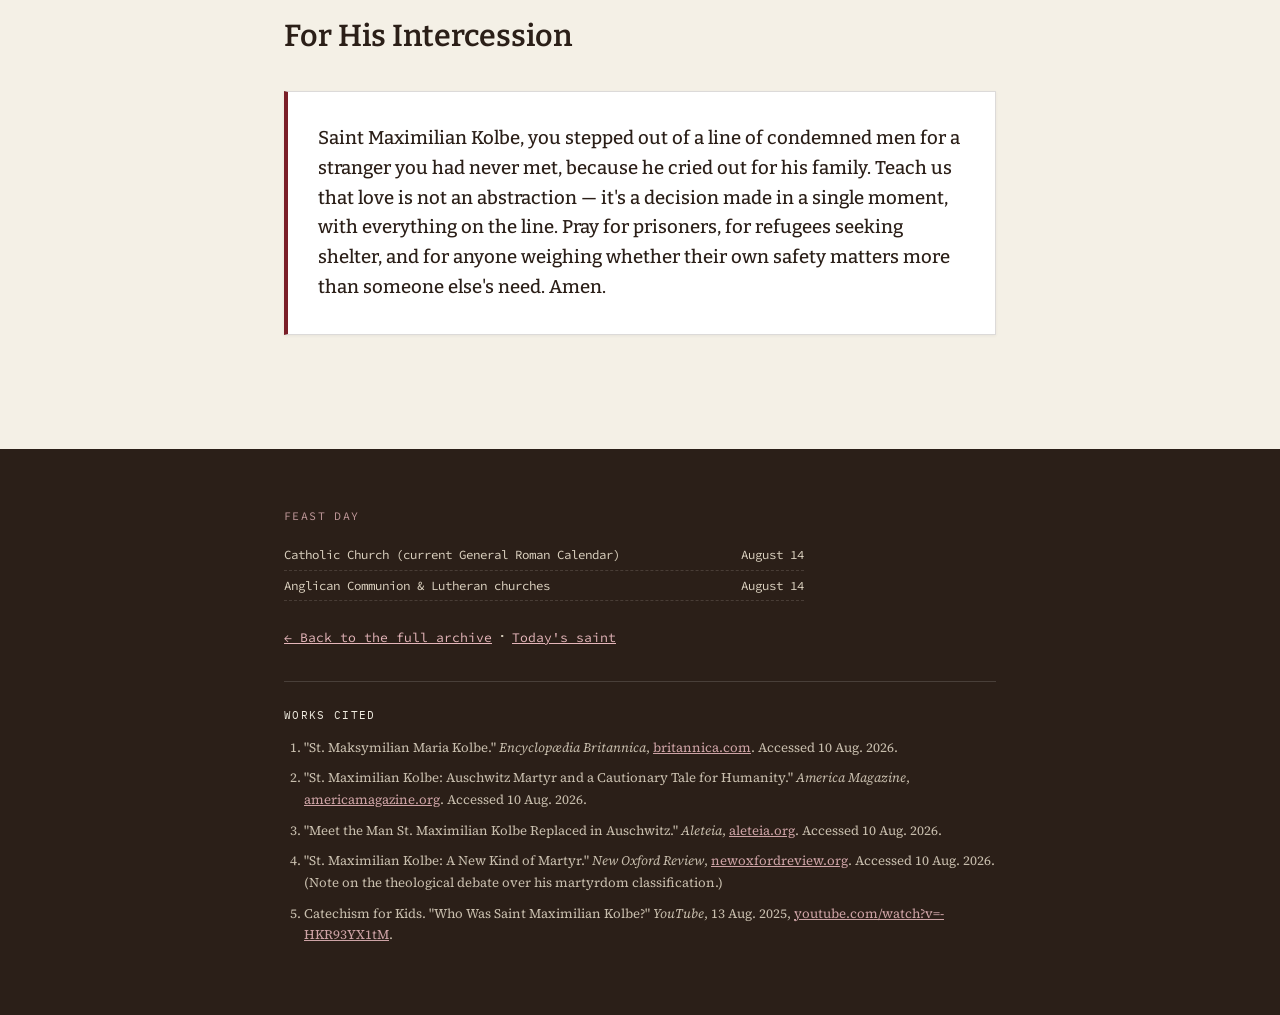
<file: saints/st-maximilian-kolbe.html>
<!DOCTYPE html>
<html lang="en">
<head>
<meta charset="UTF-8">
<meta name="viewport" content="width=device-width, initial-scale=1.0">
<title>St. Maximilian Kolbe — He Chose Both Crowns</title>
<meta name="description" content="A Polish friar who built a media empire to spread devotion to Mary sheltered thousands of refugees from the Nazis, was sent to Auschwitz, and volunteered to die in another prisoner's place.">

<link rel="icon" href="../assets/favicon.svg" type="image/svg+xml">
<link rel="icon" href="../assets/favicon.ico" sizes="any">
<link rel="icon" type="image/png" sizes="32x32" href="../assets/favicon-32.png">
<link rel="apple-touch-icon" href="../assets/favicon-180.png">

<!-- Open Graph / Twitter -->
<meta property="og:title" content="St. Maximilian Kolbe">
<meta property="og:description" content="A Polish friar sheltered thousands of refugees from the Nazis, was sent to Auschwitz, and volunteered to die in another prisoner's place.">
<meta property="og:type" content="article">
<meta property="og:image" content="https://allenvincentlucas.github.io/saint-of-the-day/saints/previews/st-maximilian-kolbe.png">
<meta property="og:url" content="https://allenvincentlucas.github.io/saint-of-the-day/saints/st-maximilian-kolbe.html">
<meta name="twitter:card" content="summary_large_image">
<meta name="twitter:title" content="St. Maximilian Kolbe">
<meta name="twitter:description" content="A Polish friar sheltered thousands of refugees from the Nazis, was sent to Auschwitz, and volunteered to die in another prisoner's place.">
<meta name="twitter:image" content="https://allenvincentlucas.github.io/saint-of-the-day/saints/previews/st-maximilian-kolbe.png">

<link rel="preconnect" href="https://fonts.googleapis.com">
<link rel="preconnect" href="https://fonts.gstatic.com" crossorigin>
<link href="https://fonts.googleapis.com/css2?family=Bitter:ital,wght@0,400;0,500;0,600;0,700;1,400&family=PT+Serif:ital,wght@0,400;0,700;1,400&family=Source+Code+Pro:wght@400;500&display=swap" rel="stylesheet">
<link href="https://fonts.googleapis.com/css2?family=Cormorant+Garamond:wght@500;600;700&family=Source+Serif+4:opsz,wght@8..60,400;8..60,600&family=IBM+Plex+Mono:wght@400;500&display=swap" rel="stylesheet">

<style>
  :root{
    --habit-brown: #4a3428;
    --habit-brown-deep: #2b1f18;
    --marian-blue: #2c4a6b;
    --purity-white: #f0ece0;
    --martyr-red: #7a1f28;
    --martyr-red-light: #ab5158;
  }

  :root{
    --chrome-accent: var(--purity-white);
    --chrome-card-bg: var(--habit-brown-deep);
    --chrome-card-border: var(--martyr-red);
    --chrome-card-text: var(--purity-white);
  }

  *{ box-sizing: border-box; }
  html{ scroll-behavior: smooth; }
  body{
    margin:0;
    background: #f4f0e6;
    color: var(--habit-brown-deep);
    font-family: 'PT Serif', Georgia, serif;
    font-size: 1.1rem;
    line-height: 1.7;
    -webkit-font-smoothing: antialiased;
  }
  @media (prefers-reduced-motion: reduce){
    html{ scroll-behavior:auto; }
    *{ animation: none !important; transition: none !important; }
  }

  h1,h2,h3{ font-family:'Bitter', Georgia, serif; font-weight:600; margin:0 0 .5em; color: var(--habit-brown-deep); }
  a{ color: var(--marian-blue); }
  .label{ font-family:'Source Code Pro', monospace; text-transform:uppercase; letter-spacing:.12em; font-size:.72rem; color: var(--habit-brown); opacity:.8; }

  .wrap{ max-width: 760px; margin: 0 auto; padding: 0 24px; }

  /* ===== SHARED SITE CHROME (fixed across every saint page — only
     --chrome-accent / --chrome-card-bg / --chrome-card-border / --chrome-card-text vary) ===== */
  .site-nav{
    position: sticky; top:0; z-index: 60;
    background: rgba(15,12,10,.90);
    backdrop-filter: blur(6px);
    border-bottom: 1px solid rgba(255,255,255,.09);
  }
  .site-nav-inner{
    max-width: 760px; margin:0 auto; padding: 13px 24px;
    display:flex; align-items:center; justify-content:space-between; gap: 16px;
  }
  .site-nav-brand{
    display:flex; align-items:center; gap:9px;
    font-family:'Cormorant Garamond', Georgia, serif; font-weight:600;
    font-size:1.08rem; letter-spacing:.01em; color:#f5efe4; text-decoration:none;
    white-space: nowrap;
  }
  .site-nav-mark{ display:block; border-radius:50%; flex-shrink:0; }
  .site-nav-links{ display:flex; gap:22px; }
  .site-nav-links a{
    font-family:'IBM Plex Mono', monospace; font-size:.72rem; letter-spacing:.09em;
    text-transform:uppercase; color:#cfc6b8; text-decoration:none;
    padding-bottom:3px; border-bottom:1px solid transparent;
    transition: color .15s ease, border-color .15s ease;
  }
  .site-nav-links a:hover, .site-nav-links a:focus-visible{
    color: var(--chrome-accent); border-color: var(--chrome-accent);
  }

  .quick-facts-section{ padding: 6px 0 4px; }
  .quick-facts{
    background: var(--chrome-card-bg);
    color: var(--chrome-card-text);
    border: 1px solid var(--chrome-card-border);
    border-radius: 3px;
    padding: 30px 32px;
  }
  .qf-title{
    font-family:'IBM Plex Mono', monospace; text-transform:uppercase; letter-spacing:.12em;
    font-size:.72rem; color: var(--chrome-accent); margin:0 0 18px;
  }
  .qf-grid{ display:grid; grid-template-columns: 1fr 1fr; gap: 20px 26px; margin:0; }
  @media(max-width:520px){ .qf-grid{ grid-template-columns: 1fr; } }
  .qf-item dt{
    font-family:'IBM Plex Mono', monospace; font-size:.66rem; text-transform:uppercase;
    letter-spacing:.08em; opacity:.62; margin-bottom:5px;
  }
  .qf-item dd{
    font-family:'Cormorant Garamond', Georgia, serif; font-weight:600; font-size:1.18rem;
    margin:0; line-height:1.32;
  }

  .works-cited{ margin-top: 30px; padding-top: 24px; border-top: 1px solid rgba(255,255,255,.14); }
  .wc-title{
    font-family:'IBM Plex Mono', monospace; text-transform:uppercase; letter-spacing:.12em;
    font-size:.7rem; color: var(--chrome-accent); margin:0 0 12px;
  }
  .wc-list{ margin:0; padding-left: 20px; font-family:'Source Serif 4', Georgia, serif; font-size:.82rem; line-height:1.65; opacity:.88; }
  .wc-list li{ margin-bottom:9px; }
  .wc-list a{ color: inherit; }

  .share-section{ padding: 8px 0 28px; text-align:center; }
  .share-row{ display:flex; align-items:center; justify-content:center; gap:10px; flex-wrap:wrap; }
  .share-label{
    font-family:'IBM Plex Mono', monospace; font-size:.7rem; letter-spacing:.1em;
    text-transform:uppercase; opacity:.6;
  }
  .share-btn{
    font-family:'IBM Plex Mono', monospace; font-size:.74rem; letter-spacing:.02em;
    padding:7px 15px; border:1px solid currentColor; opacity:.75; border-radius:999px;
    text-decoration:none; cursor:pointer; background:transparent; color:inherit;
    transition: color .15s ease, border-color .15s ease, opacity .15s ease;
  }
  .share-btn:hover, .share-btn:focus-visible{ color: var(--chrome-accent); border-color: var(--chrome-accent); opacity:1; }
  /* ===== END SHARED SITE CHROME ===== */

  /* ===== Two Crowns (signature element) =====
     As a boy, Kolbe said he was offered a choice between a white crown
     (purity) and a red one (martyrdom), and chose both. Every divider
     on this page carries two small wreath-rings, one white, one red,
     side by side — the choice that shaped his whole life. */
  .crowns-rule{ display:flex; align-items:center; gap:14px; margin: 0 0 10px; }
  .crowns-rule svg{ flex-shrink:0; }
  .crowns-rule .line{ flex:1; height:1px; background: var(--habit-brown); opacity:.3; }

  /* ===== Hero ===== */
  .hero{
    position: relative;
    padding: 96px 0 72px;
    background: linear-gradient(180deg, var(--habit-brown-deep) 0%, var(--habit-brown) 100%);
    color: var(--purity-white);
    overflow: hidden;
  }
  .hero .wrap{ position: relative; z-index: 2; }
  .hero-eyebrow{ color: var(--purity-white); opacity: .85; margin-bottom:18px; display:flex; gap:10px; align-items:center; font-family:'Source Code Pro',monospace; font-size:.75rem; letter-spacing:.13em; text-transform:uppercase; }
  .hero-eyebrow .rule{ width:28px; height:1px; background: var(--purity-white); opacity:.6; display:inline-block; }
  .hero h1{ color:#f7f3e8; font-size: clamp(2rem, 5.2vw, 3rem); line-height:1.1; }
  .hero .tagline{ font-size:1.12rem; color:#e2d9c9; max-width:50ch; margin-top:18px; font-style:italic; font-family:'PT Serif',serif; }
  .hero-chips{ display:flex; flex-wrap:wrap; gap:10px; margin-top:32px; }
  .chip{
    font-family:'Source Code Pro', monospace; font-size:.74rem; letter-spacing:.03em;
    border: 1px solid rgba(240,236,224,.35); color:#ece5d4;
    padding: 6px 12px; border-radius: 999px; background: rgba(0,0,0,.15);
  }
  .chip.chip-gold{ border-color: var(--martyr-red-light); color: #e0a4a9; }

  .hero-art{ margin-top:44px; max-width: 280px; }

  /* ===== Sections ===== */
  section.content{ padding: 66px 0; }
  section.content h2{ font-size: clamp(1.45rem, 3.2vw, 1.9rem); }
  .lede{ font-size:1.1rem; color: var(--habit-brown); max-width:62ch; }
  p{ max-width: 68ch; }

  .brown-line{
    height: 2px;
    background: linear-gradient(90deg, transparent, var(--habit-brown), transparent);
    opacity:.35;
  }

  .tablet{
    background: #ffffff;
    border: 1px solid rgba(43,31,24,.16);
    border-left: 4px solid var(--martyr-red);
    padding: 32px 30px;
    margin: 28px 0;
    box-shadow: 0 1px 3px rgba(43,31,24,.06);
  }
  .tablet .ref{ font-family:'Source Code Pro', monospace; font-size:.72rem; color: var(--martyr-red); display:block; margin-bottom:10px; letter-spacing:.08em; }
  .tablet blockquote{ margin:0; font-family:'Bitter', Georgia, serif; font-weight:500; font-size:1.16rem; line-height:1.6; color: var(--habit-brown-deep); }
  .tablet cite{ display:block; margin-top:16px; font-style:normal; font-family:'Source Code Pro', monospace; font-size:.76rem; color: var(--habit-brown); opacity:.8; }

  .callout{
    background: linear-gradient(135deg, var(--habit-brown-deep), var(--marian-blue));
    color: var(--purity-white);
    padding: 30px 30px;
    border-radius: 2px;
    margin: 28px 0;
  }
  .callout h3{ color: #ecd9db; font-size:1.15rem; }
  .callout p{ color: #e5ddce; margin-bottom:0; max-width:none; }

  .note-aside{
    font-size:.92rem; color: var(--habit-brown); opacity:.9; border-left: 2px solid var(--martyr-red);
    padding-left: 16px; margin: 22px 0;
  }

  .watch-grid{ display:grid; grid-template-columns: 1fr; gap: 26px; margin-top: 22px; }
  .video-frame{ position:relative; padding-top:56.25%; background: var(--habit-brown-deep); border-radius:2px; overflow:hidden; }
  .video-frame iframe{ position:absolute; inset:0; width:100%; height:100%; border:0; }
  .video-cap{ font-family:'Source Code Pro', monospace; font-size:.72rem; color: var(--habit-brown); opacity:.8; margin-top:10px; }

  footer.site-footer{
    background: var(--habit-brown-deep); color: #ded4c2;
    padding: 46px 0 60px; margin-top: 20px;
  }
  footer.site-footer a{ color: #e5b6ba; }
  footer.site-footer .feast-list{ list-style:none; padding:0; margin: 14px 0 0; font-family:'Source Code Pro', monospace; font-size:.78rem; }
  footer.site-footer .feast-list li{ padding: 4px 0; border-bottom: 1px dashed rgba(240,236,224,.15); display:flex; justify-content:space-between; max-width:520px; gap: 16px; }
  .back-link{ display:inline-block; margin-top:26px; font-family:'Source Code Pro', monospace; font-size:.82rem; }
</style>
</head>
<body>
<nav class="site-nav">
  <div class="site-nav-inner">
    <a class="site-nav-brand" href="../index.html">
      <img src="../assets/favicon.svg" alt="" class="site-nav-mark" width="22" height="22">
      <span>Saint of the Day</span>
    </a>
    <div class="site-nav-links">
      <a href="../index.html">Home</a>
      <a href="../archive.html">Archive</a>
    </div>
  </div>
</nav>

<header class="hero" id="sec-hero">
  <div class="wrap">
    <p class="hero-eyebrow"><span class="rule"></span>SAINT OF THE DAY &middot; 20TH CENTURY</p>
    <h1>St. Maximilian Kolbe</h1>
    <p class="tagline">A Polish friar who built a media empire to spread devotion to Mary sheltered thousands of refugees from the Nazis, was sent to Auschwitz, and volunteered to die in another prisoner's place.</p>
    <div class="hero-chips">
      <span class="chip chip-gold">Feast August 14</span>
      <span class="chip">Franciscan Friar &amp; Martyr</span>
      <span class="chip">Zdu&#324;ska Wola, Poland &middot; 1894&ndash;1941</span>
    </div>

    <div class="hero-art" aria-hidden="true">
      <svg viewBox="0 0 280 170" xmlns="http://www.w3.org/2000/svg">
        <!-- two wreath-crowns, side by side, cords crossing below -->
        <circle cx="100" cy="70" r="42" fill="none" stroke="#f0ece0" stroke-width="5"/>
        <circle cx="180" cy="70" r="42" fill="none" stroke="#7a1f28" stroke-width="5"/>
        <path d="M100,112 C100,140 130,145 140,150 C150,145 180,140 180,112" fill="none" stroke="#ab5158" stroke-width="2.5" opacity="0.7"/>
      </svg>
    </div>
  </div>
</header>

<div class="brown-line" aria-hidden="true"></div>

<main>

  <section class="content" id="sec-context">
    <div class="wrap">
      <div class="crowns-rule">
        <svg width="22" height="16" viewBox="0 0 22 16"><circle cx="7" cy="8" r="6" fill="none" stroke="#4a3428" stroke-width="1"/><circle cx="15" cy="8" r="6" fill="none" stroke="#4a3428" stroke-width="1"/></svg>
        <span class="line"></span>
      </div>
      <p class="label">Two Crowns, Chosen Young</p>
      <h2>The Choice He Said He Made at Twelve</h2>
      <p class="lede">Rajmund Kolbe was born on 8 January 1894 in Zdu&#324;ska Wola, then part of the Russian Empire, to a poor weaver and a midwife.</p>
      <p>Both his parents would later enter religious life themselves &mdash; his mother as a Benedictine sister, his father as a Franciscan. His father was hanged by the Russians in 1914 for fighting in the Polish independence movement. As a boy, Kolbe later recounted, he prayed before a statue of Mary asking what would become of him, and believed she appeared to him holding two crowns: one white, for purity, and one red, for martyrdom, asking which he would accept. He said he chose both.</p>
      <p>At sixteen he took the religious name Maximilian on entering the Conventual Franciscans, and was ordained a priest in Rome in 1918, despite lifelong poor health from tuberculosis that would trouble him the rest of his life.</p>
    </div>
  </section>

  <div class="brown-line" aria-hidden="true"></div>

  <section class="content" id="sec-defining">
    <div class="wrap">
      <div class="crowns-rule">
        <svg width="22" height="16" viewBox="0 0 22 16"><circle cx="7" cy="8" r="6" fill="none" stroke="#4a3428" stroke-width="1"/><circle cx="15" cy="8" r="6" fill="none" stroke="#4a3428" stroke-width="1"/></svg>
        <span class="line"></span>
      </div>
      <p class="label">A City Built Around a Printing Press</p>
      <h2>Fighting a War With Newspapers</h2>
      <p class="lede">In 1917 Kolbe founded the Militia Immaculatae, a movement of consecration to Mary, and set out to spread it as widely as modern technology allowed.</p>
      <p>He built Niepokalan&oacute;w &mdash; &ldquo;City of the Immaculate&rdquo; &mdash; outside Warsaw in 1927, which grew into the largest Franciscan community in the world, home to over 700 friars running printing presses and eventually a radio station. His magazine, <em>Knight of the Immaculata</em>, reached a circulation over a million copies. In 1930, still in poor health, he traveled to Japan and founded a sister community outside Nagasaki, which would later survive the atomic bombing, shielded by the geography of a nearby mountain.</p>
      <p>When Nazi Germany invaded Poland in 1939, Niepokalan&oacute;w became a shelter for an estimated 2,000&ndash;3,000 refugees, most of them Jewish, even as Kolbe's presses kept printing material critical of the occupation. He was arrested and briefly held in 1939, released, then arrested again in February 1941 for sheltering refugees and aiding the Polish resistance. He was sent to Auschwitz that May, prisoner number 16670.</p>
    </div>
  </section>

  <div class="brown-line" aria-hidden="true"></div>

  <section class="content" id="sec-legacy">
    <div class="wrap">
      <div class="crowns-rule">
        <svg width="22" height="16" viewBox="0 0 22 16"><circle cx="7" cy="8" r="6" fill="none" stroke="#4a3428" stroke-width="1"/><circle cx="15" cy="8" r="6" fill="none" stroke="#4a3428" stroke-width="1"/></svg>
        <span class="line"></span>
      </div>
      <p class="label">The Man He Stepped Forward For</p>
      <h2>&ldquo;I Want to Take His Place&rdquo;</h2>
      <p class="lede">On 31 July 1941, a prisoner from Kolbe's barracks went missing. Camp rules called for ten men, chosen at random, to be starved to death as a warning to the rest.</p>
      <p>As the commandant walked the assembled lines pointing out victims, one of the chosen men, Franciszek Gajowniczek, a Polish army sergeant, cried out for the wife and children he would never see again. Kolbe stepped out of formation. When the astonished commandant demanded to know who he was, survivor testimony records his answer simply: he was a Catholic priest, and he wanted to take that man's place. The request was granted.</p>

      <div class="tablet">
        <span class="ref">RECORDED BY SURVIVOR TESTIMONY FROM AUSCHWITZ, JULY 1941</span>
        <blockquote>
          &ldquo;I am a Catholic priest. I want to take his place.&rdquo;
        </blockquote>
        <cite>Widely attested account of Kolbe's words to the camp commandant</cite>
      </div>

      <p>Kolbe and the nine others were locked in an underground starvation cell in Block 11. Prisoners who could hear through the walls later described prayer and hymn-singing coming from inside, rather than the despair the guards expected. After two weeks without food or water, Kolbe was one of only four still alive; the camp, needing the cell, ended his life with a lethal injection on 14 August 1941. He was 47. His body was cremated the next day &mdash; the feast of the Assumption of Mary.</p>

      <p class="note-aside">Kolbe's canonization prompted real theological debate. Traditional Christian martyrdom requires dying <em>in odium fidei</em> &mdash; killed specifically out of hatred for the faith &mdash; and Kolbe was not selected for the starvation bunker because he was a priest; he volunteered for it. Pope John Paul II resolved the question in 1982 by canonizing him as a &ldquo;martyr of charity&rdquo; rather than a martyr in the traditional technical sense &mdash; a recognized, if unusual, expansion of how the Church understands giving one's life for others.</p>

      <div class="callout">
        <h3>The Man Whose Life He Saved</h3>
        <p>Franciszek Gajowniczek survived Auschwitz and the war, though he returned home to learn his sons had been killed. He spent the rest of his life telling Kolbe's story, and was present at both Kolbe's beatification in 1971 and his canonization in 1982. He died in 1995, fifty-four years after the day Kolbe took his place.</p>
      </div>
    </div>
  </section>

  <section class="quick-facts-section">
    <div class="wrap">
      <div class="quick-facts">
        <p class="qf-title">Quick Facts</p>
        <dl class="qf-grid">
          <div class="qf-item"><dt>Origin</dt><dd>Zdu&#324;ska Wola, Poland &middot; 1894</dd></div>
          <div class="qf-item"><dt>Role</dt><dd>Conventual Franciscan friar; founder, Niepokalan&oacute;w</dd></div>
          <div class="qf-item"><dt>Known For</dt><dd>Volunteering to die in place of a fellow Auschwitz prisoner</dd></div>
          <div class="qf-item"><dt>Patronage</dt><dd>Prisoners, drug addicts, families, journalists, amateur radio operators</dd></div>
          <div class="qf-item"><dt>Feast Day</dt><dd>August 14</dd></div>
          <div class="qf-item"><dt>Honorific</dt><dd>Saint, &ldquo;Martyr of Charity&rdquo; &middot; canonized 1982</dd></div>
        </dl>
      </div>
    </div>

    <div class="share-section">
      <div class="wrap">
        <div class="share-row">
          <span class="share-label">Share</span>
          <a class="share-btn" href="https://www.facebook.com/sharer/sharer.php?u=https%3A%2F%2Fallenvincentlucas.github.io%2Fsaint-of-the-day%2Fsaints%2Fst-maximilian-kolbe.html" target="_blank" rel="noopener">Facebook</a>
          <a class="share-btn" href="https://twitter.com/intent/tweet?text=St.%20Maximilian%20Kolbe&amp;url=https%3A%2F%2Fallenvincentlucas.github.io%2Fsaint-of-the-day%2Fsaints%2Fst-maximilian-kolbe.html" target="_blank" rel="noopener">X</a>
          <button type="button" class="share-btn" onclick="navigator.clipboard.writeText('https://allenvincentlucas.github.io/saint-of-the-day/saints/st-maximilian-kolbe.html').then(()=>{this.textContent='Copied!';setTimeout(()=>this.textContent='Copy Link',1500)})">Copy Link</button>
        </div>
      </div>
    </div>
  </section>

  <div class="brown-line" aria-hidden="true"></div>

  <section class="content" id="sec-watch">
    <div class="wrap">
      <div class="crowns-rule">
        <svg width="22" height="16" viewBox="0 0 22 16"><circle cx="7" cy="8" r="6" fill="none" stroke="#4a3428" stroke-width="1"/><circle cx="15" cy="8" r="6" fill="none" stroke="#4a3428" stroke-width="1"/></svg>
        <span class="line"></span>
      </div>
      <p class="label">Watch</p>
      <h2>His Story, Told Briefly</h2>
      <div class="watch-grid">
        <div>
          <div class="video-frame">
            <iframe src="https://www.youtube.com/embed/-HKR93YX1tM" title="Who Was Saint Maximilian Kolbe? — Catechism for Kids" allow="accelerometer; autoplay; clipboard-write; encrypted-media; gyroscope; picture-in-picture" allowfullscreen loading="lazy"></iframe>
          </div>
          <p class="video-cap">&ldquo;Who Was Saint Maximilian Kolbe?&rdquo; &mdash; Catechism for Kids</p>
        </div>
      </div>
    </div>
  </section>

  <div class="brown-line" aria-hidden="true"></div>

  <section class="content" id="sec-prayer">
    <div class="wrap">
      <div class="crowns-rule">
        <svg width="22" height="16" viewBox="0 0 22 16"><circle cx="7" cy="8" r="6" fill="none" stroke="#4a3428" stroke-width="1"/><circle cx="15" cy="8" r="6" fill="none" stroke="#4a3428" stroke-width="1"/></svg>
        <span class="line"></span>
      </div>
      <p class="label">Prayer</p>
      <h2>For His Intercession</h2>
      <div class="tablet">
        <blockquote>
          Saint Maximilian Kolbe, you stepped out of a line of condemned men for a stranger you had never met, because he cried out for his family. Teach us that love is not an abstraction — it's a decision made in a single moment, with everything on the line. Pray for prisoners, for refugees seeking shelter, and for anyone weighing whether their own safety matters more than someone else's need. Amen.
        </blockquote>
      </div>
    </div>
  </section>

</main>

<footer class="site-footer" id="sec-footer">
  <div class="wrap">
    <p class="label" style="color:#e5b6ba">Feast Day</p>
    <ul class="feast-list">
      <li><span>Catholic Church (current General Roman Calendar)</span><span>August 14</span></li>
      <li><span>Anglican Communion &amp; Lutheran churches</span><span>August 14</span></li>
    </ul>
    <a class="back-link" href="../archive.html">&larr; Back to the full archive</a>
    &nbsp;&middot;&nbsp;
    <a class="back-link" href="../index.html">Today's saint</a>

    <div class="works-cited">
      <p class="wc-title">Works Cited</p>
      <ol class="wc-list">
        <li>&quot;St. Maksymilian Maria Kolbe.&quot; <em>Encyclop&aelig;dia Britannica</em>, <a href="https://www.britannica.com/biography/Saint-Maksymilian-Maria-Kolbe" target="_blank" rel="noopener">britannica.com</a>. Accessed 10 Aug. 2026.</li>
        <li>&quot;St. Maximilian Kolbe: Auschwitz Martyr and a Cautionary Tale for Humanity.&quot; <em>America Magazine</em>, <a href="https://www.americamagazine.org/faith/2024/08/14/st-maximilian-kolbe-patron-our-difficult-century-248575/" target="_blank" rel="noopener">americamagazine.org</a>. Accessed 10 Aug. 2026.</li>
        <li>&quot;Meet the Man St. Maximilian Kolbe Replaced in Auschwitz.&quot; <em>Aleteia</em>, <a href="https://aleteia.org/blogs/aleteia-blog/meet-the-man-st-maximilian-kolbe-replaced-in-auschwitz/" target="_blank" rel="noopener">aleteia.org</a>. Accessed 10 Aug. 2026.</li>
        <li>&quot;St. Maximilian Kolbe: A New Kind of Martyr.&quot; <em>New Oxford Review</em>, <a href="https://www.newoxfordreview.org/st-maximilian-kolbe-a-new-kind-of-martyr/" target="_blank" rel="noopener">newoxfordreview.org</a>. Accessed 10 Aug. 2026. (Note on the theological debate over his martyrdom classification.)</li>
        <li>Catechism for Kids. &quot;Who Was Saint Maximilian Kolbe?&quot; <em>YouTube</em>, 13 Aug. 2025, <a href="https://www.youtube.com/watch?v=-HKR93YX1tM" target="_blank" rel="noopener">youtube.com/watch?v=-HKR93YX1tM</a>.</li>
      </ol>
    </div>
  </div>
</footer>

<script>
  (function(){
    var rules = document.querySelectorAll('.crowns-rule svg');
    var ids = ['sec-context','sec-defining','sec-legacy','sec-watch','sec-prayer'];
    var sections = ids.map(function(id){ return document.getElementById(id); }).filter(Boolean);
    if (!rules.length || !sections.length) return;
    rules.forEach(function(r, i){
      r.style.cursor = 'pointer';
      r.addEventListener('click', function(){
        if (sections[i]) sections[i].scrollIntoView({ behavior: 'smooth' });
      });
    });
  })();
</script>

</body>
</html>
</file>
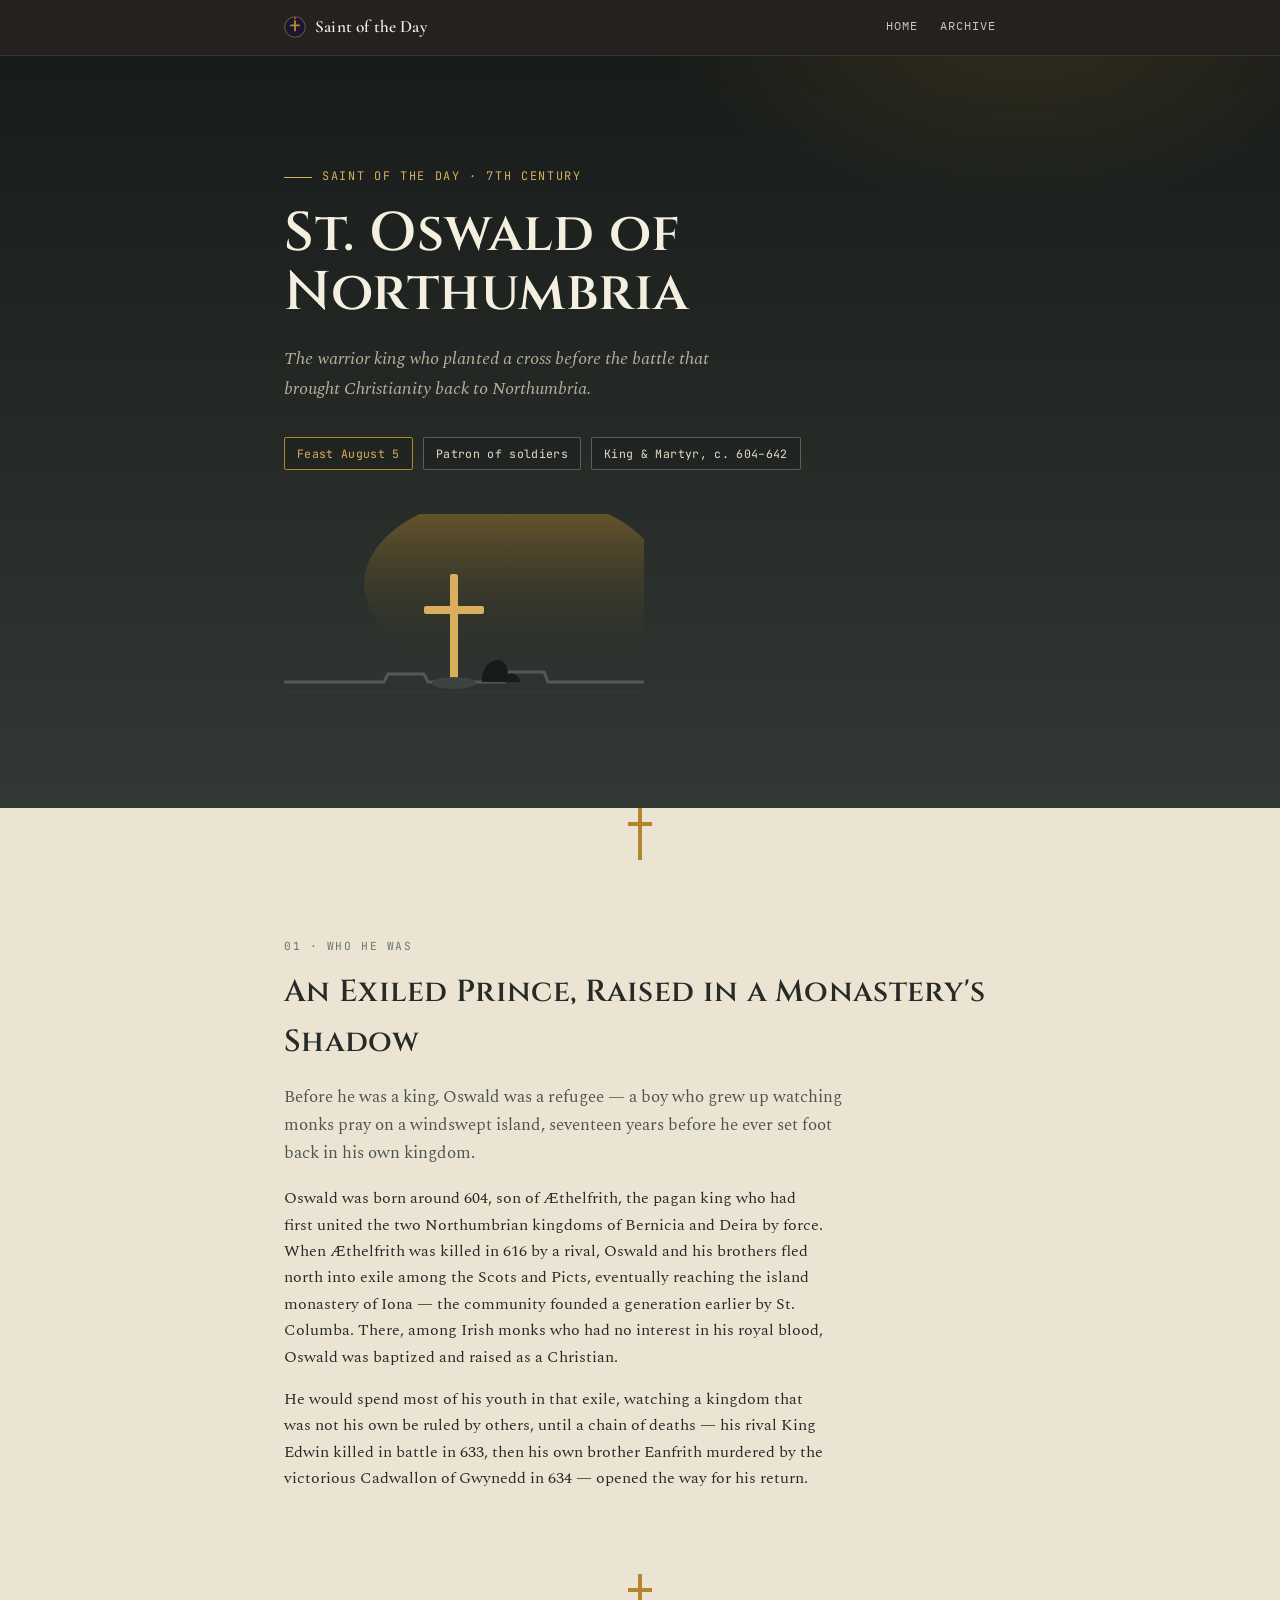
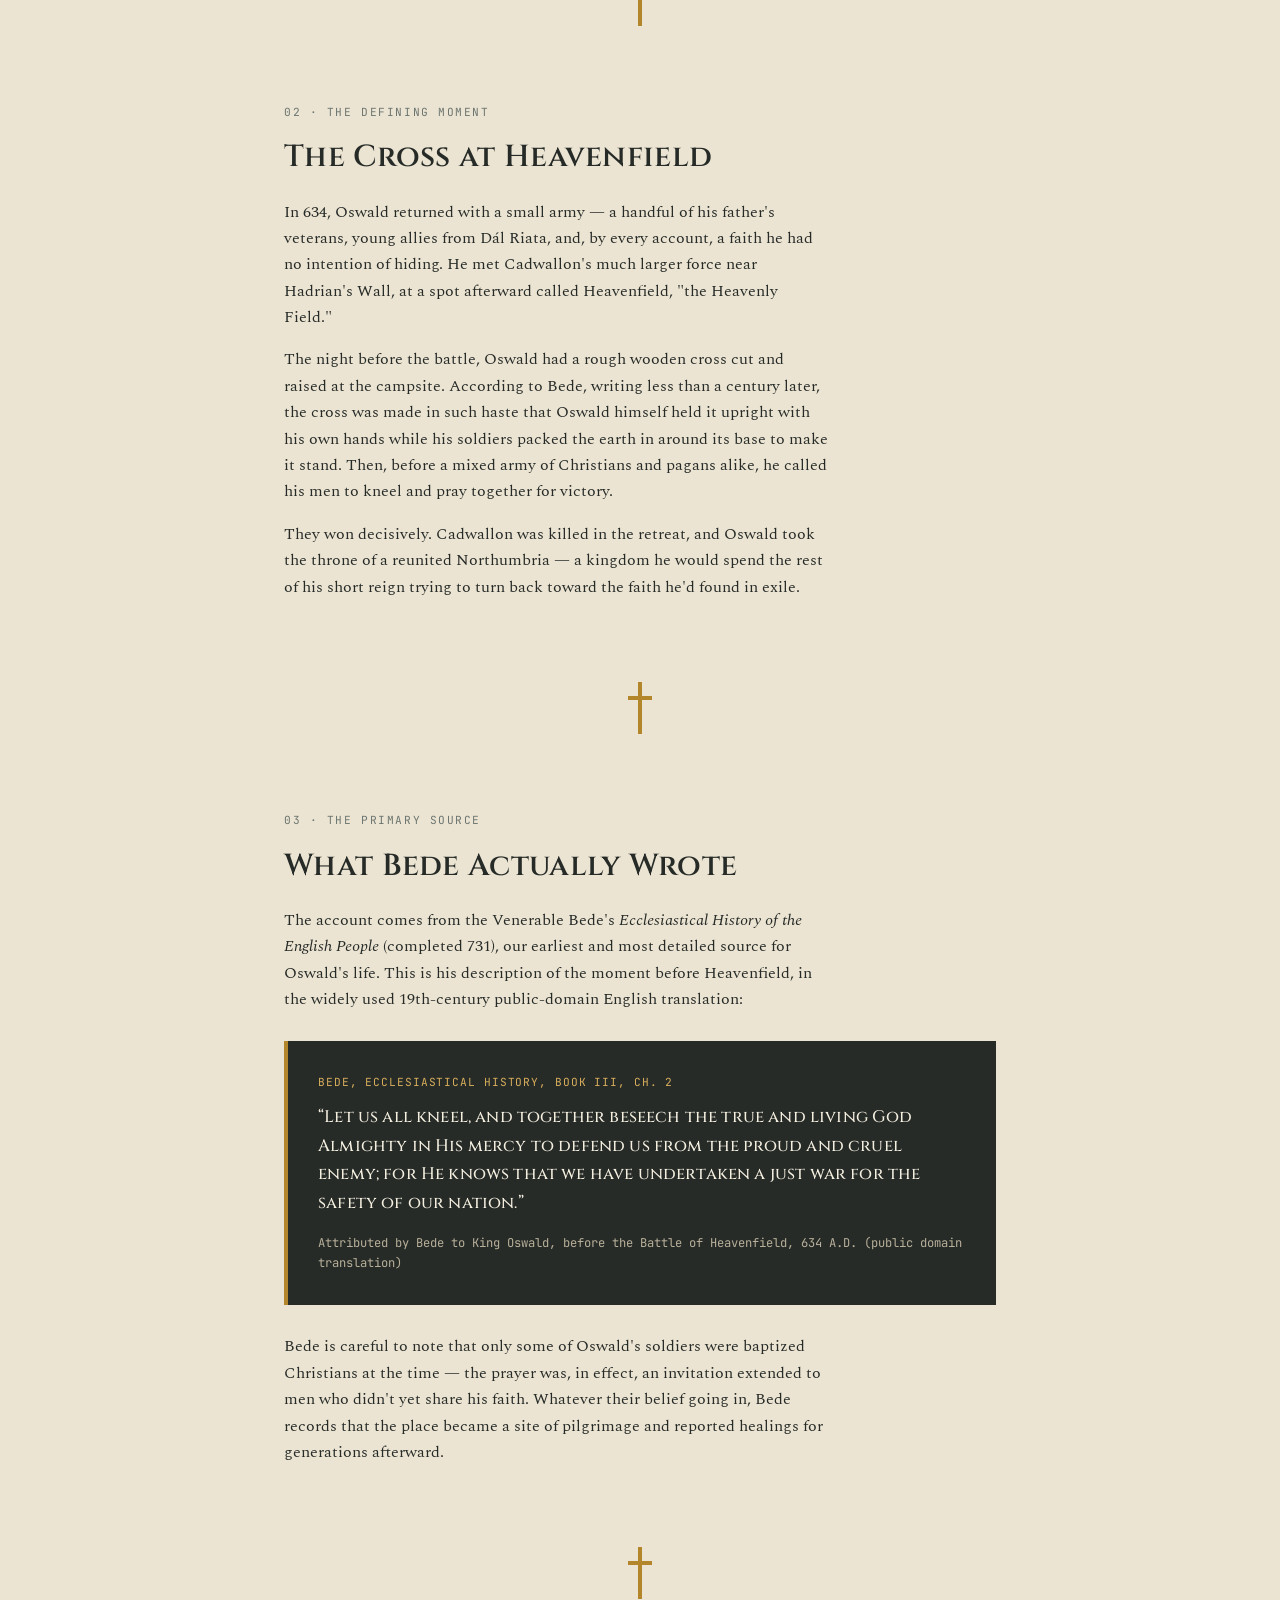
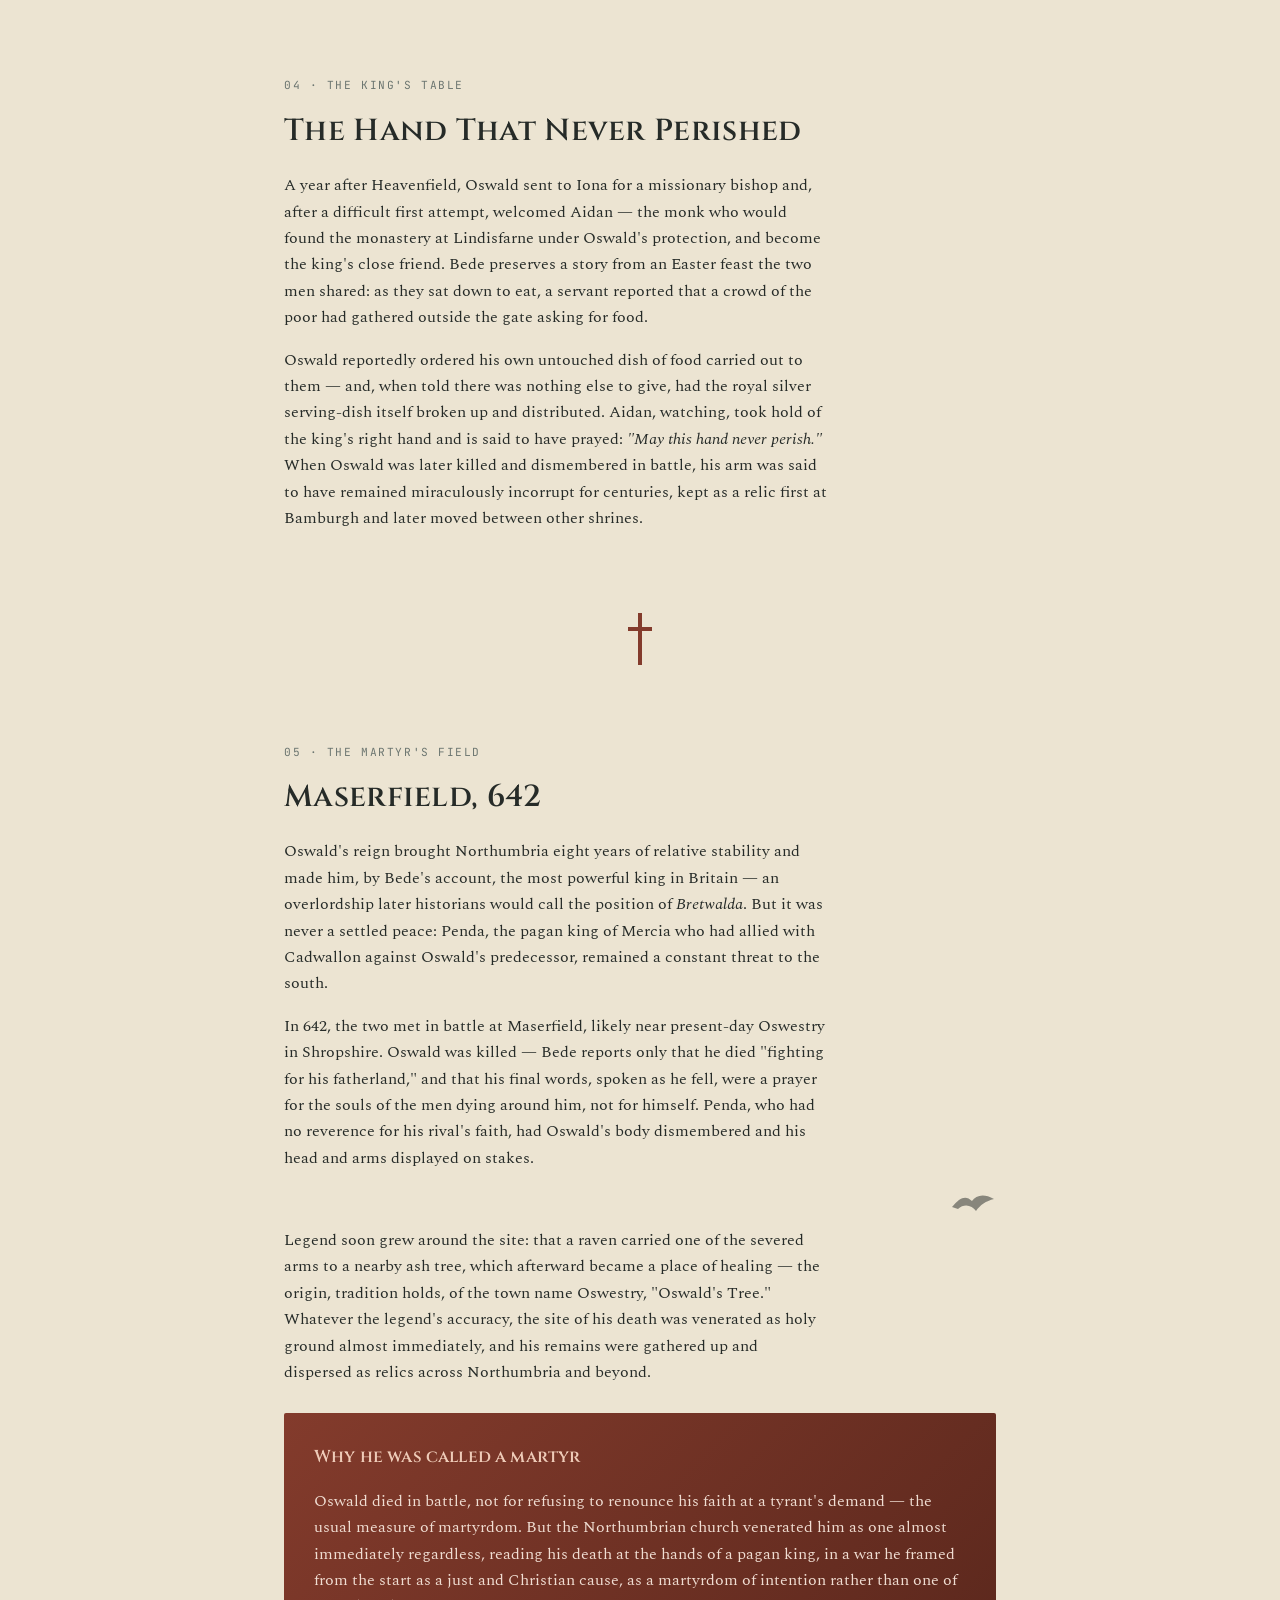
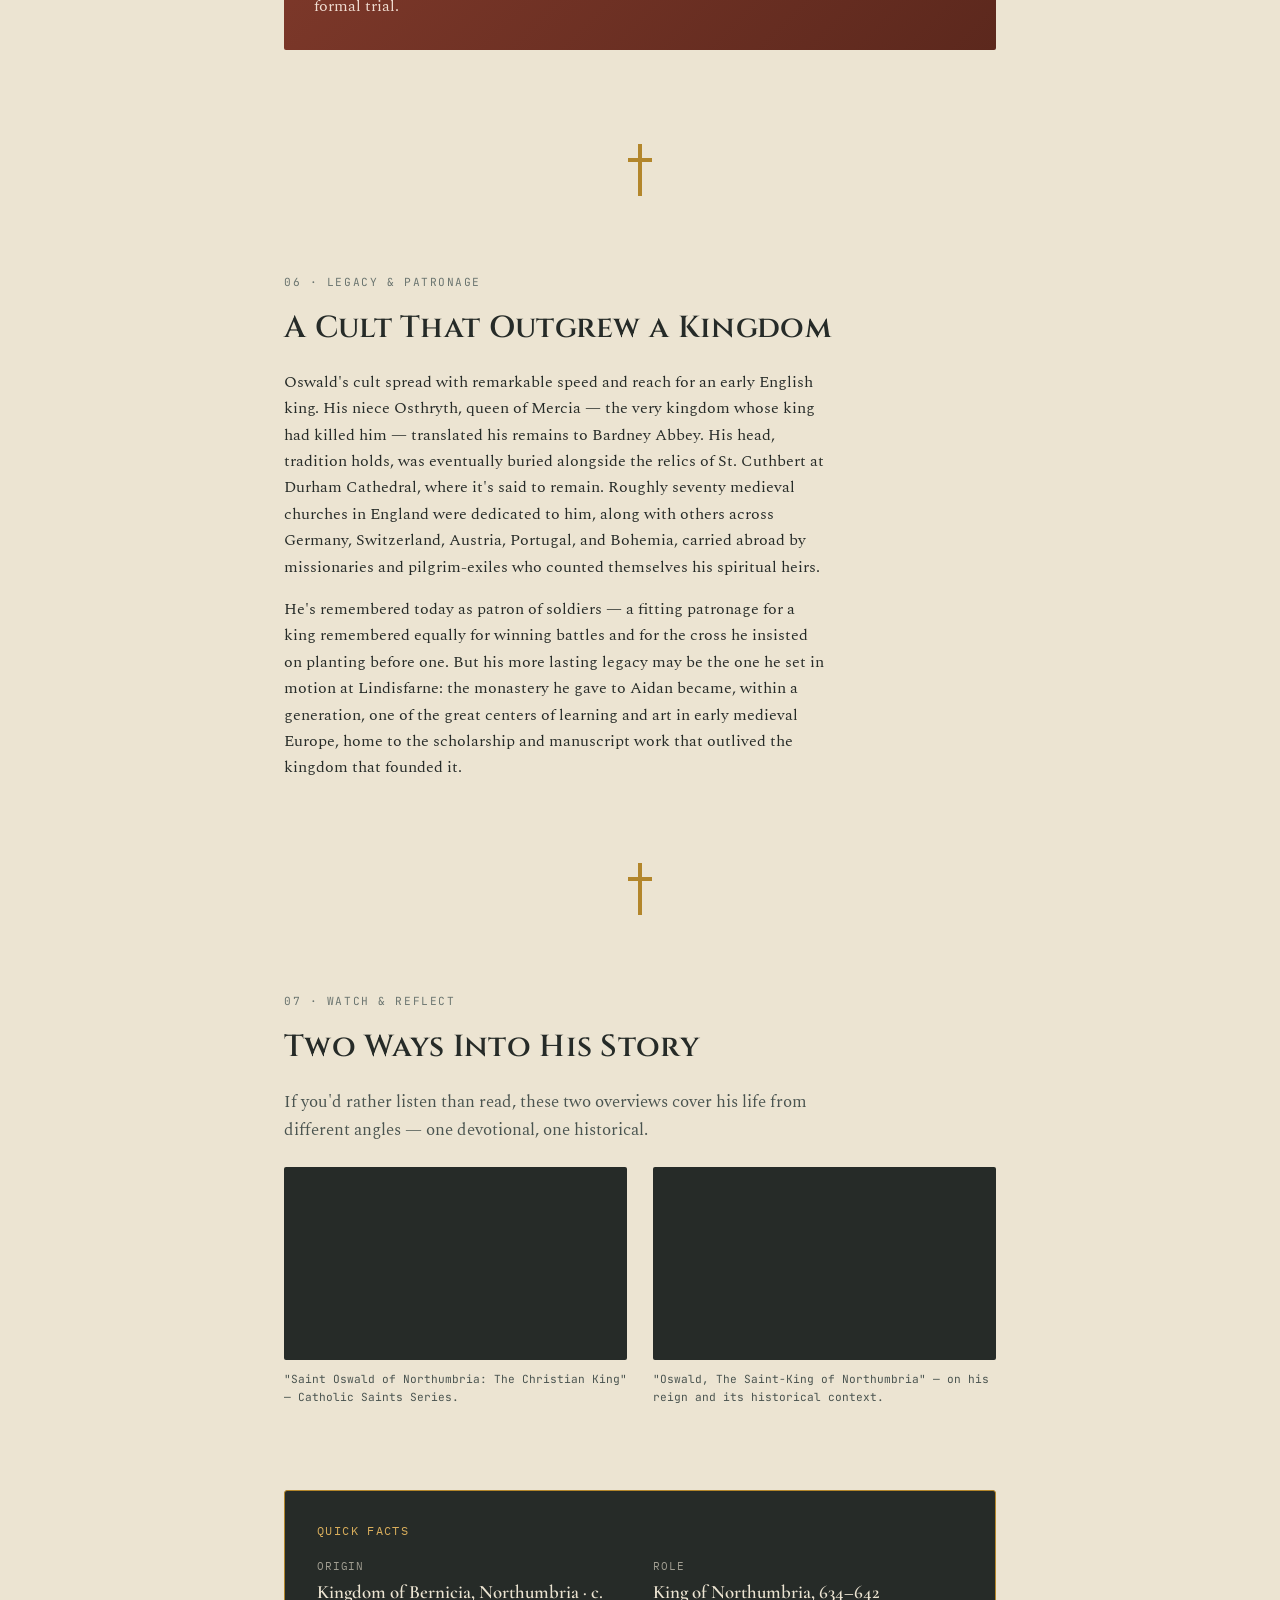
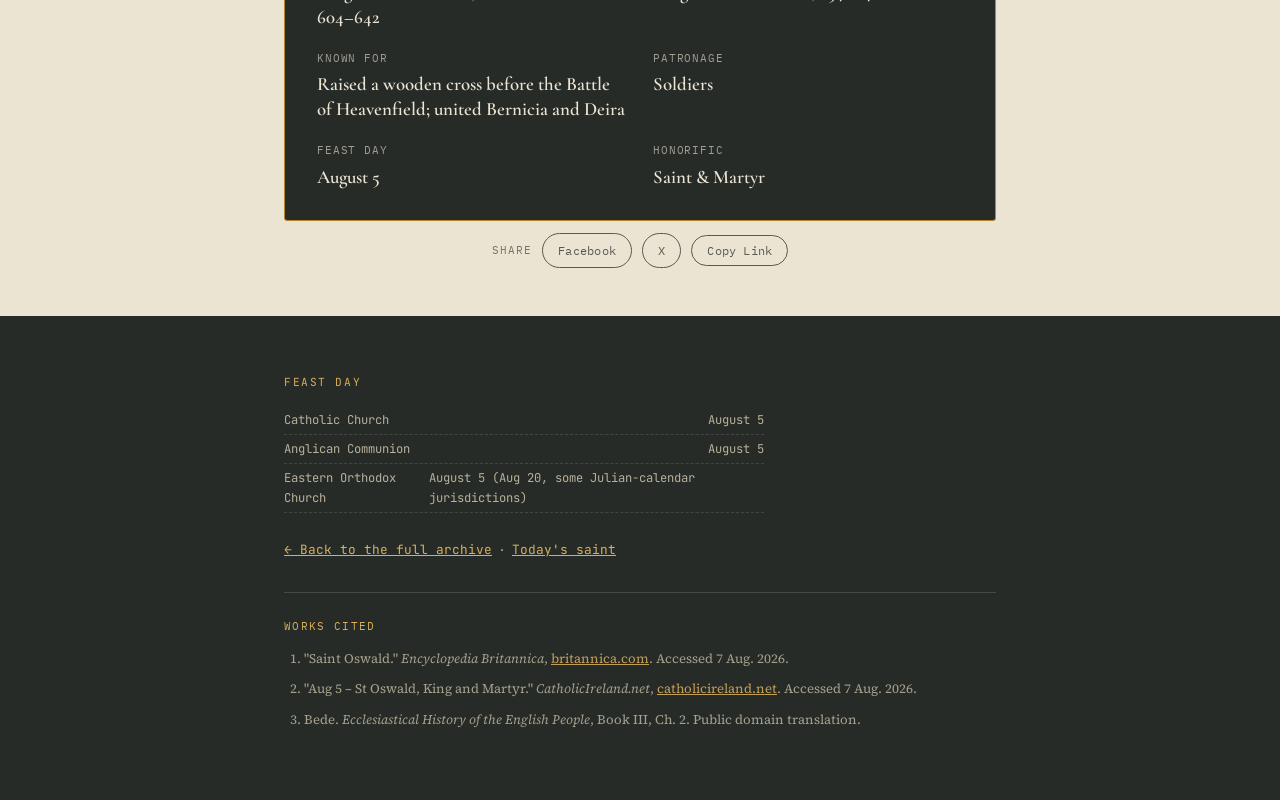
<file: saints/st-oswald-of-northumbria.html>
<!DOCTYPE html>
<html lang="en">
<head>
<meta charset="UTF-8">
<meta name="viewport" content="width=device-width, initial-scale=1.0">
<title>St. Oswald of Northumbria — The King Who Planted a Cross</title>
<meta name="description" content="The warrior king who planted a cross before the battle that brought Christianity back to Northumbria. His story, his feast day, and why he still matters.">

<link rel="icon" href="../assets/favicon.svg" type="image/svg+xml">
<link rel="icon" href="../assets/favicon.ico" sizes="any">
<link rel="icon" type="image/png" sizes="32x32" href="../assets/favicon-32.png">
<link rel="apple-touch-icon" href="../assets/favicon-180.png">

<!-- Open Graph / Twitter -->
<meta property="og:title" content="St. Oswald of Northumbria">
<meta property="og:description" content="The warrior king who planted a cross before the battle that brought Christianity back to Northumbria.">
<meta property="og:type" content="article">
<meta property="og:image" content="https://allenvincentlucas.github.io/saint-of-the-day/saints/previews/st-oswald-of-northumbria.png">
<meta property="og:url" content="https://allenvincentlucas.github.io/saint-of-the-day/saints/st-oswald-of-northumbria.html">
<meta name="twitter:card" content="summary_large_image">
<meta name="twitter:title" content="St. Oswald of Northumbria">
<meta name="twitter:description" content="The warrior king who planted a cross before the battle that brought Christianity back to Northumbria.">
<meta name="twitter:image" content="https://allenvincentlucas.github.io/saint-of-the-day/saints/previews/st-oswald-of-northumbria.png">

<link rel="preconnect" href="https://fonts.googleapis.com">
<link rel="preconnect" href="https://fonts.gstatic.com" crossorigin>
<link href="https://fonts.googleapis.com/css2?family=Cinzel:wght@500;600;700&family=Spectral:ital,wght@0,400;0,500;0,600;1,400&family=JetBrains+Mono:wght@400;600&display=swap" rel="stylesheet">
<link href="https://fonts.googleapis.com/css2?family=Cormorant+Garamond:wght@500;600;700&family=Source+Serif+4:opsz,wght@8..60,400;8..60,600&family=IBM+Plex+Mono:wght@400;500&display=swap" rel="stylesheet">

<style>
  :root{
    --stone: #262b28;
    --stone-2: #323833;
    --moss: #55643f;
    --moss-light: #8a9a6d;
    --gold: #b3862b;
    --gold-light: #d9ae5c;
    --oxblood: #833b2c;
    --oxblood-light: #b06650;
    --bone: #ece4d2;
    --bone-dim: #b9b09a;
    --slate: #6b7570;
  }

  :root{
    --chrome-accent: var(--gold-light);
    --chrome-card-bg: var(--stone);
    --chrome-card-border: var(--gold);
    --chrome-card-text: var(--bone);
  }

  *{ box-sizing:border-box; }
  html{ scroll-behavior: smooth; }
  body{
    margin:0;
    background: var(--bone);
    color: var(--stone);
    font-family: 'Spectral', Georgia, serif;
    line-height: 1.65;
    -webkit-font-smoothing: antialiased;
  }
  @media (prefers-reduced-motion: reduce){
    html{ scroll-behavior:auto; }
    *{ animation:none !important; transition:none !important; }
  }

  h1,h2,h3{ font-family:'Cinzel', Georgia, serif; font-weight:600; margin:0 0 .4em; color: var(--stone); letter-spacing:.01em; }
  a{ color: var(--moss); }
  .label{ font-family:'JetBrains Mono', monospace; text-transform:uppercase; letter-spacing:.14em; font-size:.7rem; color: var(--slate); }

  .wrap{ max-width: 760px; margin:0 auto; padding:0 24px; }

  /* ===== Standing Cross (signature element) =====
     A simple upright cross-shaped rule, echoing the wooden cross Oswald
     planted at Heavenfield the night before battle. Recurs as the
     section divider throughout the page — quiet, load-bearing, literal. */
  .standing-cross{ display:flex; justify-content:center; align-items:center; height:52px; margin: 0 auto; }
  .standing-cross svg{ height:100%; }

  /* ===== Hero ===== */
  .hero{
    position:relative;
    padding: 100px 0 76px;
    background:
      radial-gradient(650px 380px at 80% -10%, rgba(179,134,43,.20), transparent 60%),
      linear-gradient(180deg, #171b19 0%, var(--stone) 55%, var(--stone-2) 100%);
    color: var(--bone);
    overflow:hidden;
  }
  .hero .wrap{ position:relative; z-index:2; }
  .hero-eyebrow{ color: var(--gold-light); margin-bottom:18px; display:flex; gap:10px; align-items:center; font-family:'JetBrains Mono',monospace; font-size:.74rem; letter-spacing:.14em; text-transform:uppercase; }
  .hero-eyebrow .rule{ width:28px; height:1px; background: var(--gold-light); display:inline-block; }
  .hero h1{ color:#f5efe0; font-size: clamp(2.3rem, 6vw, 3.4rem); line-height:1.08; }
  .hero .tagline{ font-size:1.15rem; color:var(--bone-dim); max-width:48ch; margin-top:18px; font-style:italic; font-family:'Spectral',serif; }
  .hero-chips{ display:flex; flex-wrap:wrap; gap:10px; margin-top:32px; }
  .chip{
    font-family:'JetBrains Mono', monospace; font-size:.72rem; letter-spacing:.03em;
    border:1px solid rgba(236,228,210,.3); color:#e7dcc4;
    padding:6px 12px; border-radius:2px; background: rgba(0,0,0,.15);
  }
  .chip.chip-gold{ border-color: var(--gold); color: var(--gold-light); }

  .hero-art{ margin-top:44px; max-width:360px; }

  /* ===== Sections ===== */
  section.content{ padding:66px 0; }
  section.content h2{ font-size: clamp(1.4rem, 3.2vw, 1.9rem); }
  .lede{ font-size:1.06rem; color:#4a5450; max-width:62ch; }
  p{ max-width:68ch; }

  /* Primary source / carved-stone block */
  .stonecut{
    background: var(--stone);
    color: var(--bone);
    border-left: 4px solid var(--gold);
    padding: 32px 30px;
    margin: 28px 0;
  }
  .stonecut .ref{ font-family:'JetBrains Mono', monospace; font-size:.7rem; color: var(--gold-light); display:block; margin-bottom:12px; letter-spacing:.08em; }
  .stonecut blockquote{ margin:0; font-family:'Cinzel', Georgia, serif; font-weight:500; font-size:1.05rem; line-height:1.7; color:#f5efe0; letter-spacing:.01em; }
  .stonecut cite{ display:block; margin-top:16px; font-style:normal; font-family:'JetBrains Mono', monospace; font-size:.76rem; color: var(--bone-dim); }

  .callout{
    background: linear-gradient(135deg, var(--moss), #3f4a30);
    color: var(--bone);
    padding: 30px 30px;
    border-radius: 2px;
    margin: 28px 0;
  }
  .callout h3{ color: var(--gold-light); font-size:1.08rem; }
  .callout p{ color:#dde3d0; margin-bottom:0; max-width:none; }

  .callout.martyr{ background: linear-gradient(135deg, var(--oxblood), #5c281d); }
  .callout.martyr h3{ color: #eecbb8; }
  .callout.martyr p{ color: #f0ddd2; }

  /* raven watermark, used once near the martyrdom section */
  .raven-mark{ display:flex; justify-content:flex-end; margin: 6px 0 -6px; opacity:.5; }

  .watch-grid{ display:grid; grid-template-columns:1fr; gap:26px; margin-top:22px; }
  @media(min-width:640px){ .watch-grid{ grid-template-columns:1fr 1fr; } }
  .video-frame{ position:relative; padding-top:56.25%; background:var(--stone); border-radius:2px; overflow:hidden; }
  .video-frame iframe{ position:absolute; inset:0; width:100%; height:100%; border:0; }
  .video-cap{ font-family:'JetBrains Mono', monospace; font-size:.7rem; color:#4a5450; margin-top:10px; }

  footer.site-footer{
    background: var(--stone); color: var(--bone-dim);
    padding: 46px 0 60px; margin-top:20px;
  }
  footer.site-footer a{ color: var(--gold-light); }
  footer.site-footer .feast-list{ list-style:none; padding:0; margin:14px 0 0; font-family:'JetBrains Mono', monospace; font-size:.76rem; }
  footer.site-footer .feast-list li{ padding:4px 0; border-bottom:1px dashed rgba(236,228,210,.15); display:flex; justify-content:space-between; max-width:480px; }
  .back-link{ display:inline-block; margin-top:26px; font-family:'JetBrains Mono', monospace; font-size:.8rem; }

  /* ===== SHARED SITE CHROME (fixed across every saint page — only
     --chrome-accent / --chrome-card-bg / --chrome-card-border vary) ===== */
  .site-nav{
    position: sticky; top:0; z-index: 60;
    background: rgba(15,12,10,.90);
    backdrop-filter: blur(6px);
    border-bottom: 1px solid rgba(255,255,255,.09);
  }
  .site-nav-inner{
    max-width: 760px; margin:0 auto; padding: 13px 24px;
    display:flex; align-items:center; justify-content:space-between; gap: 16px;
  }
  .site-nav-brand{
    display:flex; align-items:center; gap:9px;
    font-family:'Cormorant Garamond', Georgia, serif; font-weight:600;
    font-size:1.08rem; letter-spacing:.01em; color:#f5efe4; text-decoration:none;
    white-space: nowrap;
  }
  .site-nav-mark{ display:block; border-radius:50%; flex-shrink:0; }
  .site-nav-links{ display:flex; gap:22px; }
  .site-nav-links a{
    font-family:'IBM Plex Mono', monospace; font-size:.72rem; letter-spacing:.09em;
    text-transform:uppercase; color:#cfc6b8; text-decoration:none;
    padding-bottom:3px; border-bottom:1px solid transparent;
    transition: color .15s ease, border-color .15s ease;
  }
  .site-nav-links a:hover, .site-nav-links a:focus-visible{
    color: var(--chrome-accent); border-color: var(--chrome-accent);
  }

  .quick-facts-section{ padding: 6px 0 4px; }
  .quick-facts{
    background: var(--chrome-card-bg);
    color: var(--chrome-card-text);
    border: 1px solid var(--chrome-card-border);
    border-radius: 3px;
    padding: 30px 32px;
  }
  .qf-title{
    font-family:'IBM Plex Mono', monospace; text-transform:uppercase; letter-spacing:.12em;
    font-size:.72rem; color: var(--chrome-accent); margin:0 0 18px;
  }
  .qf-grid{ display:grid; grid-template-columns: 1fr 1fr; gap: 20px 26px; margin:0; }
  @media(max-width:520px){ .qf-grid{ grid-template-columns: 1fr; } }
  .qf-item dt{
    font-family:'IBM Plex Mono', monospace; font-size:.66rem; text-transform:uppercase;
    letter-spacing:.08em; opacity:.62; margin-bottom:5px;
  }
  .qf-item dd{
    font-family:'Cormorant Garamond', Georgia, serif; font-weight:600; font-size:1.18rem;
    margin:0; line-height:1.32;
  }

  .works-cited{ margin-top: 30px; padding-top: 24px; border-top: 1px solid rgba(255,255,255,.14); }
  .wc-title{
    font-family:'IBM Plex Mono', monospace; text-transform:uppercase; letter-spacing:.12em;
    font-size:.7rem; color: var(--chrome-accent); margin:0 0 12px;
  }
  .wc-list{ margin:0; padding-left: 20px; font-family:'Source Serif 4', Georgia, serif; font-size:.82rem; line-height:1.65; opacity:.88; }
  .wc-list li{ margin-bottom:9px; }
  .wc-list a{ color: inherit; }

  .share-section{ padding: 8px 0 28px; text-align:center; }
  .share-row{ display:flex; align-items:center; justify-content:center; gap:10px; flex-wrap:wrap; }
  .share-label{
    font-family:'IBM Plex Mono', monospace; font-size:.7rem; letter-spacing:.1em;
    text-transform:uppercase; opacity:.6;
  }
  .share-btn{
    font-family:'IBM Plex Mono', monospace; font-size:.74rem; letter-spacing:.02em;
    padding:7px 15px; border:1px solid currentColor; opacity:.75; border-radius:999px;
    text-decoration:none; cursor:pointer; background:transparent; color:inherit;
    transition: color .15s ease, border-color .15s ease, opacity .15s ease;
  }
  .share-btn:hover, .share-btn:focus-visible{ color: var(--chrome-accent); border-color: var(--chrome-accent); opacity:1; }
</style>
</head>
<body>
<nav class="site-nav">
  <div class="site-nav-inner">
    <a class="site-nav-brand" href="../index.html">
      <img src="../assets/favicon.svg" alt="" class="site-nav-mark" width="22" height="22">
      <span>Saint of the Day</span>
    </a>
    <div class="site-nav-links">
      <a href="../index.html">Home</a>
      <a href="../archive.html">Archive</a>
    </div>
  </div>
</nav>


<header class="hero" id="sec-hero">
  <div class="wrap">
    <p class="hero-eyebrow"><span class="rule"></span>SAINT OF THE DAY &middot; 7TH CENTURY</p>
    <h1>St. Oswald of Northumbria</h1>
    <p class="tagline">The warrior king who planted a cross before the battle that brought Christianity back to Northumbria.</p>
    <div class="hero-chips">
      <span class="chip chip-gold">Feast August 5</span>
      <span class="chip">Patron of soldiers</span>
      <span class="chip">King &amp; Martyr, c. 604&ndash;642</span>
    </div>

    <div class="hero-art" aria-hidden="true">
      <svg viewBox="0 0 360 210" xmlns="http://www.w3.org/2000/svg">
        <defs>
          <linearGradient id="dawn" x1="0" y1="0" x2="0" y2="1">
            <stop offset="0" stop-color="#b3862b" stop-opacity="0.55"/>
            <stop offset="1" stop-color="#262b28" stop-opacity="0"/>
          </linearGradient>
        </defs>
        <!-- dawn glow -->
        <ellipse cx="230" cy="70" rx="150" ry="90" fill="url(#dawn)"/>
        <!-- Hadrian's Wall, low horizon line -->
        <path d="M0,168 L100,168 L104,160 L140,160 L144,168 L220,168 L224,158 L260,158 L264,168 L360,168" stroke="#6b7570" stroke-width="3" fill="none" opacity="0.6"/>
        <path d="M0,178 L360,178" stroke="#3c4340" stroke-width="1" opacity="0.5"/>
        <!-- standing cross -->
        <rect x="166" y="60" width="8" height="108" rx="2" fill="#d9ae5c"/>
        <rect x="140" y="92" width="60" height="8" rx="2" fill="#d9ae5c"/>
        <!-- kneeling figure silhouette -->
        <path d="M198,168 C198,150 208,146 214,146 C220,146 224,152 224,160 C230,158 236,162 236,168 Z" fill="#171b19"/>
        <!-- mound of earth at cross base -->
        <ellipse cx="170" cy="169" rx="22" ry="6" fill="#3c4340"/>
      </svg>
    </div>
  </div>
</header>

<div class="standing-cross" aria-hidden="true">
  <svg viewBox="0 0 24 52" width="24" height="52">
    <rect x="10" y="0" width="4" height="52" fill="#b3862b"/>
    <rect x="0" y="14" width="24" height="4" fill="#b3862b"/>
  </svg>
</div>

<main>

  <section class="content" id="sec-who">
    <div class="wrap">
      <p class="label">01 &middot; Who He Was</p>
      <h2>An Exiled Prince, Raised in a Monastery's Shadow</h2>
      <p class="lede">Before he was a king, Oswald was a refugee — a boy who grew up watching monks pray on a windswept island, seventeen years before he ever set foot back in his own kingdom.</p>
      <p>Oswald was born around 604, son of Æthelfrith, the pagan king who had first united the two Northumbrian kingdoms of Bernicia and Deira by force. When Æthelfrith was killed in 616 by a rival, Oswald and his brothers fled north into exile among the Scots and Picts, eventually reaching the island monastery of Iona — the community founded a generation earlier by St. Columba. There, among Irish monks who had no interest in his royal blood, Oswald was baptized and raised as a Christian.</p>
      <p>He would spend most of his youth in that exile, watching a kingdom that was not his own be ruled by others, until a chain of deaths — his rival King Edwin killed in battle in 633, then his own brother Eanfrith murdered by the victorious Cadwallon of Gwynedd in 634 — opened the way for his return.</p>
    </div>
  </section>

  <div class="standing-cross" aria-hidden="true">
    <svg viewBox="0 0 24 52" width="24" height="52">
      <rect x="10" y="0" width="4" height="52" fill="#b3862b"/>
      <rect x="0" y="14" width="24" height="4" fill="#b3862b"/>
    </svg>
  </div>

  <section class="content" id="sec-moment">
    <div class="wrap">
      <p class="label">02 &middot; The Defining Moment</p>
      <h2>The Cross at Heavenfield</h2>
      <p>In 634, Oswald returned with a small army — a handful of his father's veterans, young allies from Dál Riata, and, by every account, a faith he had no intention of hiding. He met Cadwallon's much larger force near Hadrian's Wall, at a spot afterward called Heavenfield, "the Heavenly Field."</p>
      <p>The night before the battle, Oswald had a rough wooden cross cut and raised at the campsite. According to Bede, writing less than a century later, the cross was made in such haste that Oswald himself held it upright with his own hands while his soldiers packed the earth in around its base to make it stand. Then, before a mixed army of Christians and pagans alike, he called his men to kneel and pray together for victory.</p>
      <p>They won decisively. Cadwallon was killed in the retreat, and Oswald took the throne of a reunited Northumbria — a kingdom he would spend the rest of his short reign trying to turn back toward the faith he'd found in exile.</p>
    </div>
  </section>

  <div class="standing-cross" aria-hidden="true">
    <svg viewBox="0 0 24 52" width="24" height="52">
      <rect x="10" y="0" width="4" height="52" fill="#b3862b"/>
      <rect x="0" y="14" width="24" height="4" fill="#b3862b"/>
    </svg>
  </div>

  <section class="content" id="sec-source">
    <div class="wrap">
      <p class="label">03 &middot; The Primary Source</p>
      <h2>What Bede Actually Wrote</h2>
      <p>The account comes from the Venerable Bede's <em>Ecclesiastical History of the English People</em> (completed 731), our earliest and most detailed source for Oswald's life. This is his description of the moment before Heavenfield, in the widely used 19th-century public-domain English translation:</p>

      <div class="stonecut">
        <span class="ref">BEDE, ECCLESIASTICAL HISTORY, BOOK III, CH. 2</span>
        <blockquote>
          &ldquo;Let us all kneel, and together beseech the true and living God Almighty in His mercy to defend us from the proud and cruel enemy; for He knows that we have undertaken a just war for the safety of our nation.&rdquo;
        </blockquote>
        <cite>Attributed by Bede to King Oswald, before the Battle of Heavenfield, 634 A.D. (public domain translation)</cite>
      </div>

      <p>Bede is careful to note that only some of Oswald's soldiers were baptized Christians at the time — the prayer was, in effect, an invitation extended to men who didn't yet share his faith. Whatever their belief going in, Bede records that the place became a site of pilgrimage and reported healings for generations afterward.</p>
    </div>
  </section>

  <div class="standing-cross" aria-hidden="true">
    <svg viewBox="0 0 24 52" width="24" height="52">
      <rect x="10" y="0" width="4" height="52" fill="#b3862b"/>
      <rect x="0" y="14" width="24" height="4" fill="#b3862b"/>
    </svg>
  </div>

  <section class="content" id="sec-table">
    <div class="wrap">
      <p class="label">04 &middot; The King's Table</p>
      <h2>The Hand That Never Perished</h2>
      <p>A year after Heavenfield, Oswald sent to Iona for a missionary bishop and, after a difficult first attempt, welcomed Aidan — the monk who would found the monastery at Lindisfarne under Oswald's protection, and become the king's close friend. Bede preserves a story from an Easter feast the two men shared: as they sat down to eat, a servant reported that a crowd of the poor had gathered outside the gate asking for food.</p>
      <p>Oswald reportedly ordered his own untouched dish of food carried out to them — and, when told there was nothing else to give, had the royal silver serving-dish itself broken up and distributed. Aidan, watching, took hold of the king's right hand and is said to have prayed: <em>"May this hand never perish."</em> When Oswald was later killed and dismembered in battle, his arm was said to have remained miraculously incorrupt for centuries, kept as a relic first at Bamburgh and later moved between other shrines.</p>
    </div>
  </section>

  <div class="standing-cross" aria-hidden="true">
    <svg viewBox="0 0 24 52" width="24" height="52">
      <rect x="10" y="0" width="4" height="52" fill="#833b2c"/>
      <rect x="0" y="14" width="24" height="4" fill="#833b2c"/>
    </svg>
  </div>

  <section class="content" id="sec-martyr">
    <div class="wrap">
      <p class="label">05 &middot; The Martyr's Field</p>
      <h2>Maserfield, 642</h2>
      <p>Oswald's reign brought Northumbria eight years of relative stability and made him, by Bede's account, the most powerful king in Britain — an overlordship later historians would call the position of <em>Bretwalda</em>. But it was never a settled peace: Penda, the pagan king of Mercia who had allied with Cadwallon against Oswald's predecessor, remained a constant threat to the south.</p>
      <p>In 642, the two met in battle at Maserfield, likely near present-day Oswestry in Shropshire. Oswald was killed — Bede reports only that he died "fighting for his fatherland," and that his final words, spoken as he fell, were a prayer for the souls of the men dying around him, not for himself. Penda, who had no reverence for his rival's faith, had Oswald's body dismembered and his head and arms displayed on stakes.</p>

      <div class="raven-mark" aria-hidden="true">
        <svg width="46" height="30" viewBox="0 0 46 30">
          <path d="M2,20 C10,10 16,8 22,14 C26,8 34,6 44,12 C36,14 30,18 26,24 C22,18 14,16 8,22 Z" fill="#262b28"/>
        </svg>
      </div>
      <p>Legend soon grew around the site: that a raven carried one of the severed arms to a nearby ash tree, which afterward became a place of healing — the origin, tradition holds, of the town name Oswestry, "Oswald's Tree." Whatever the legend's accuracy, the site of his death was venerated as holy ground almost immediately, and his remains were gathered up and dispersed as relics across Northumbria and beyond.</p>

      <div class="callout martyr">
        <h3>Why he was called a martyr</h3>
        <p>Oswald died in battle, not for refusing to renounce his faith at a tyrant's demand — the usual measure of martyrdom. But the Northumbrian church venerated him as one almost immediately regardless, reading his death at the hands of a pagan king, in a war he framed from the start as a just and Christian cause, as a martyrdom of intention rather than one of formal trial.</p>
      </div>
    </div>
  </section>

  <div class="standing-cross" aria-hidden="true">
    <svg viewBox="0 0 24 52" width="24" height="52">
      <rect x="10" y="0" width="4" height="52" fill="#b3862b"/>
      <rect x="0" y="14" width="24" height="4" fill="#b3862b"/>
    </svg>
  </div>

  <section class="content" id="sec-legacy">
    <div class="wrap">
      <p class="label">06 &middot; Legacy &amp; Patronage</p>
      <h2>A Cult That Outgrew a Kingdom</h2>
      <p>Oswald's cult spread with remarkable speed and reach for an early English king. His niece Osthryth, queen of Mercia — the very kingdom whose king had killed him — translated his remains to Bardney Abbey. His head, tradition holds, was eventually buried alongside the relics of St. Cuthbert at Durham Cathedral, where it's said to remain. Roughly seventy medieval churches in England were dedicated to him, along with others across Germany, Switzerland, Austria, Portugal, and Bohemia, carried abroad by missionaries and pilgrim-exiles who counted themselves his spiritual heirs.</p>
      <p>He's remembered today as patron of soldiers — a fitting patronage for a king remembered equally for winning battles and for the cross he insisted on planting before one. But his more lasting legacy may be the one he set in motion at Lindisfarne: the monastery he gave to Aidan became, within a generation, one of the great centers of learning and art in early medieval Europe, home to the scholarship and manuscript work that outlived the kingdom that founded it.</p>
    </div>
  </section>

  <div class="standing-cross" aria-hidden="true">
    <svg viewBox="0 0 24 52" width="24" height="52">
      <rect x="10" y="0" width="4" height="52" fill="#b3862b"/>
      <rect x="0" y="14" width="24" height="4" fill="#b3862b"/>
    </svg>
  </div>

  <section class="content" id="sec-watch">
    <div class="wrap">
      <p class="label">07 &middot; Watch &amp; Reflect</p>
      <h2>Two Ways Into His Story</h2>
      <p class="lede">If you'd rather listen than read, these two overviews cover his life from different angles — one devotional, one historical.</p>
      <div class="watch-grid">
        <div>
          <div class="video-frame">
            <iframe src="https://www.youtube.com/embed/AHdFqd7-Gvo" title="Saint Oswald of Northumbria: The Christian King" loading="lazy" allowfullscreen referrerpolicy="strict-origin-when-cross-origin"></iframe>
          </div>
          <p class="video-cap">"Saint Oswald of Northumbria: The Christian King" — Catholic Saints Series.</p>
        </div>
        <div>
          <div class="video-frame">
            <iframe src="https://www.youtube.com/embed/C7mnpxZ6Wdo" title="Oswald, The Saint-King of Northumbria" loading="lazy" allowfullscreen referrerpolicy="strict-origin-when-cross-origin"></iframe>
          </div>
          <p class="video-cap">"Oswald, The Saint-King of Northumbria" — on his reign and its historical context.</p>
        </div>
      </div>
    </div>
  </section>

  <section class="quick-facts-section">
    <div class="wrap">
      <div class="quick-facts">
        <p class="qf-title">Quick Facts</p>
        <dl class="qf-grid">
        <div class="qf-item"><dt>Origin</dt><dd>Kingdom of Bernicia, Northumbria &middot; c. 604&ndash;642</dd></div>
        <div class="qf-item"><dt>Role</dt><dd>King of Northumbria, 634&ndash;642</dd></div>
        <div class="qf-item"><dt>Known For</dt><dd>Raised a wooden cross before the Battle of Heavenfield; united Bernicia and Deira</dd></div>
        <div class="qf-item"><dt>Patronage</dt><dd>Soldiers</dd></div>
        <div class="qf-item"><dt>Feast Day</dt><dd>August 5</dd></div>
        <div class="qf-item"><dt>Honorific</dt><dd>Saint &amp; Martyr</dd></div>
        </dl>
      </div>
    </div>
  </section>

  <section class="share-section">
    <div class="wrap">
      <div class="share-row">
        <span class="share-label">Share</span>
        <a class="share-btn" href="https://www.facebook.com/sharer/sharer.php?u=https%3A%2F%2Fallenvincentlucas.github.io%2Fsaint-of-the-day%2Fsaints%2Fst-oswald-of-northumbria.html" target="_blank" rel="noopener">Facebook</a>
        <a class="share-btn" href="https://twitter.com/intent/tweet?text=St.%20Oswald%20of%20Northumbria&amp;url=https%3A%2F%2Fallenvincentlucas.github.io%2Fsaint-of-the-day%2Fsaints%2Fst-oswald-of-northumbria.html" target="_blank" rel="noopener">X</a>
        <button type="button" class="share-btn" onclick="navigator.clipboard.writeText('https://allenvincentlucas.github.io/saint-of-the-day/saints/st-oswald-of-northumbria.html').then(()=>{this.textContent='Copied!';setTimeout(()=>this.textContent='Copy Link',1500)})">Copy Link</button>
      </div>
    </div>
  </section>

</main>

<footer class="site-footer" id="sec-footer">
  <div class="wrap">
    <p class="label" style="color:var(--gold-light)">Feast Day</p>
    <ul class="feast-list">
      <li><span>Catholic Church</span><span>August 5</span></li>
      <li><span>Anglican Communion</span><span>August 5</span></li>
      <li><span>Eastern Orthodox Church</span><span>August 5 (Aug 20, some Julian-calendar jurisdictions)</span></li>
    </ul>
    <a class="back-link" href="../archive.html">&larr; Back to the full archive</a>
    &nbsp;&middot;&nbsp;
    <a class="back-link" href="../index.html">Today's saint</a>
  
    <div class="works-cited">
      <p class="wc-title">Works Cited</p>
      <ol class="wc-list">
      <li>&quot;Saint Oswald.&quot; <em>Encyclopedia Britannica</em>, <a href="https://www.britannica.com/biography/Saint-Oswald" target="_blank" rel="noopener">britannica.com</a>. Accessed 7 Aug. 2026.</li>
      <li>&quot;Aug 5 &ndash; St Oswald, King and Martyr.&quot; <em>CatholicIreland.net</em>, <a href="https://www.catholicireland.net/saintoftheday/st-oswald-of-northumbria-604-642-king-and-martyr/" target="_blank" rel="noopener">catholicireland.net</a>. Accessed 7 Aug. 2026.</li>
      <li>Bede. <em>Ecclesiastical History of the English People</em>, Book III, Ch. 2. Public domain translation.</li>
      </ol>
    </div>

  </div>
</footer>

</body>
</html>
</file>
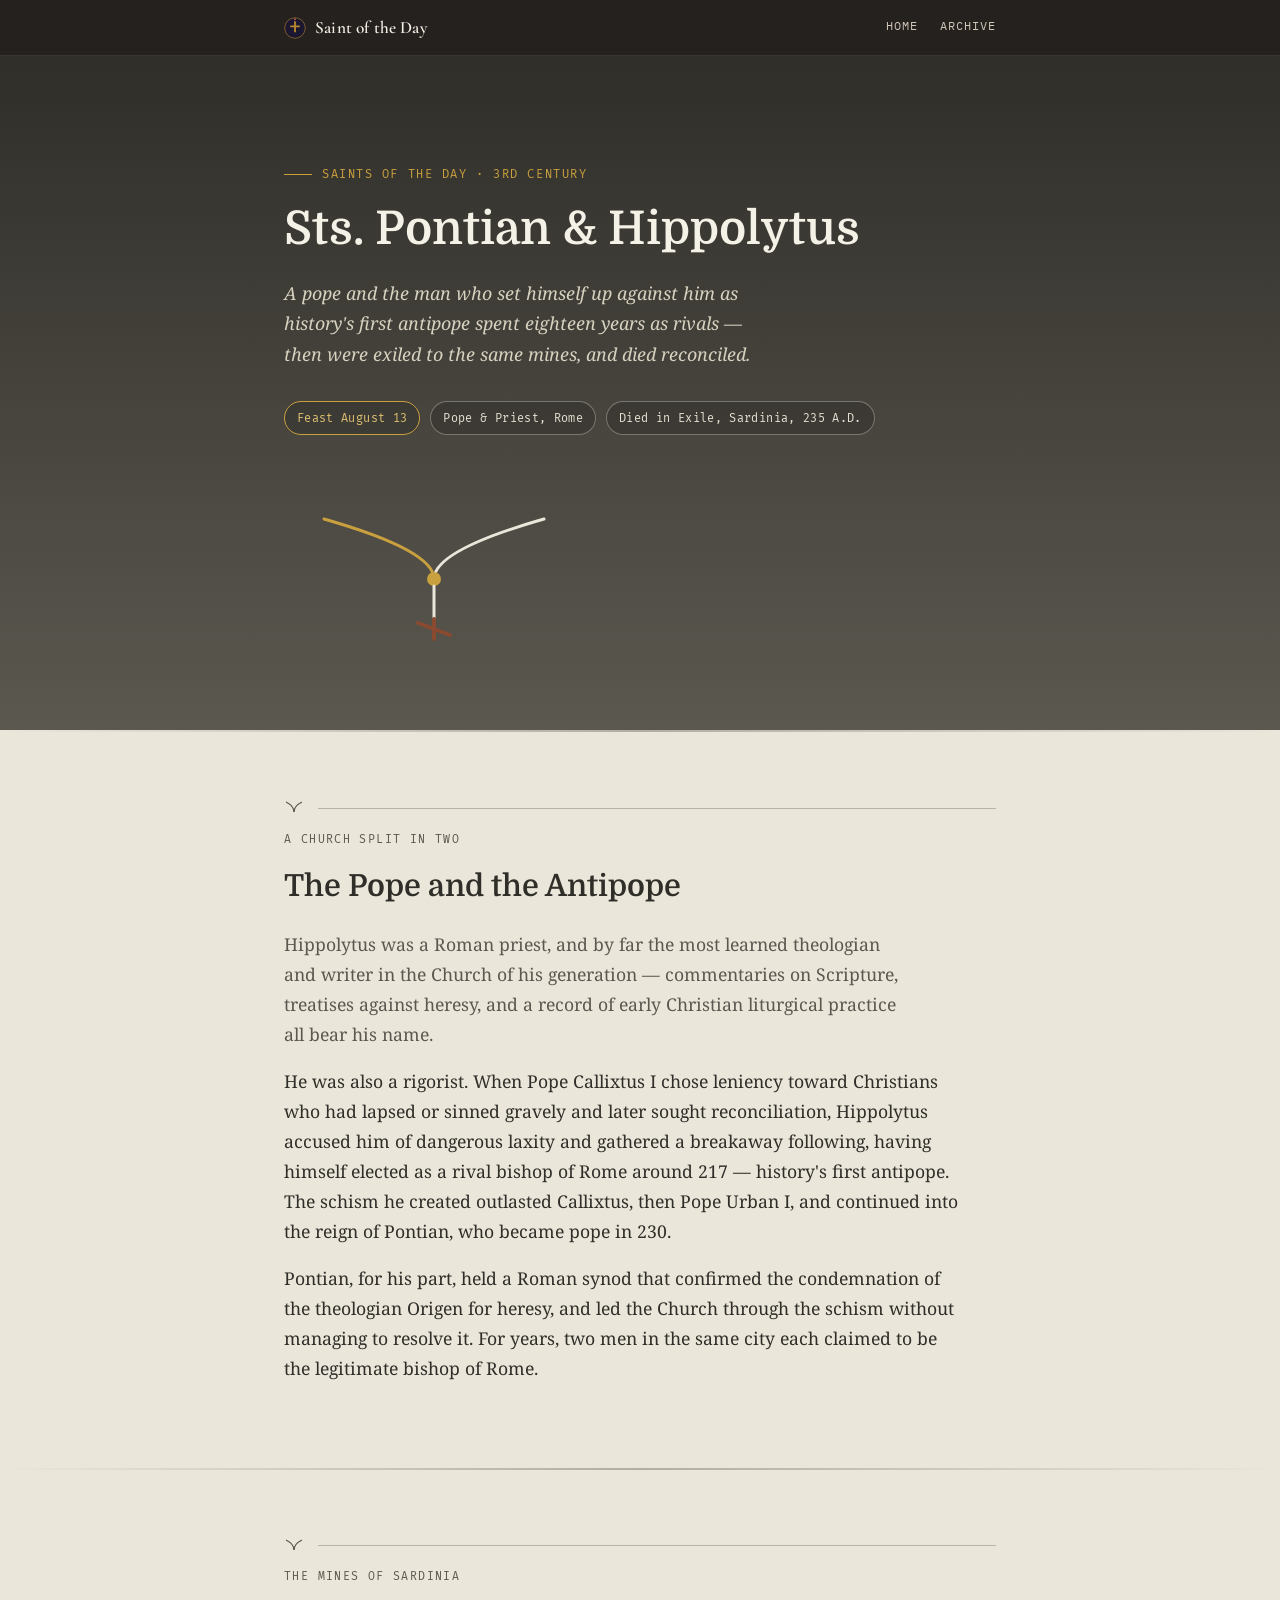
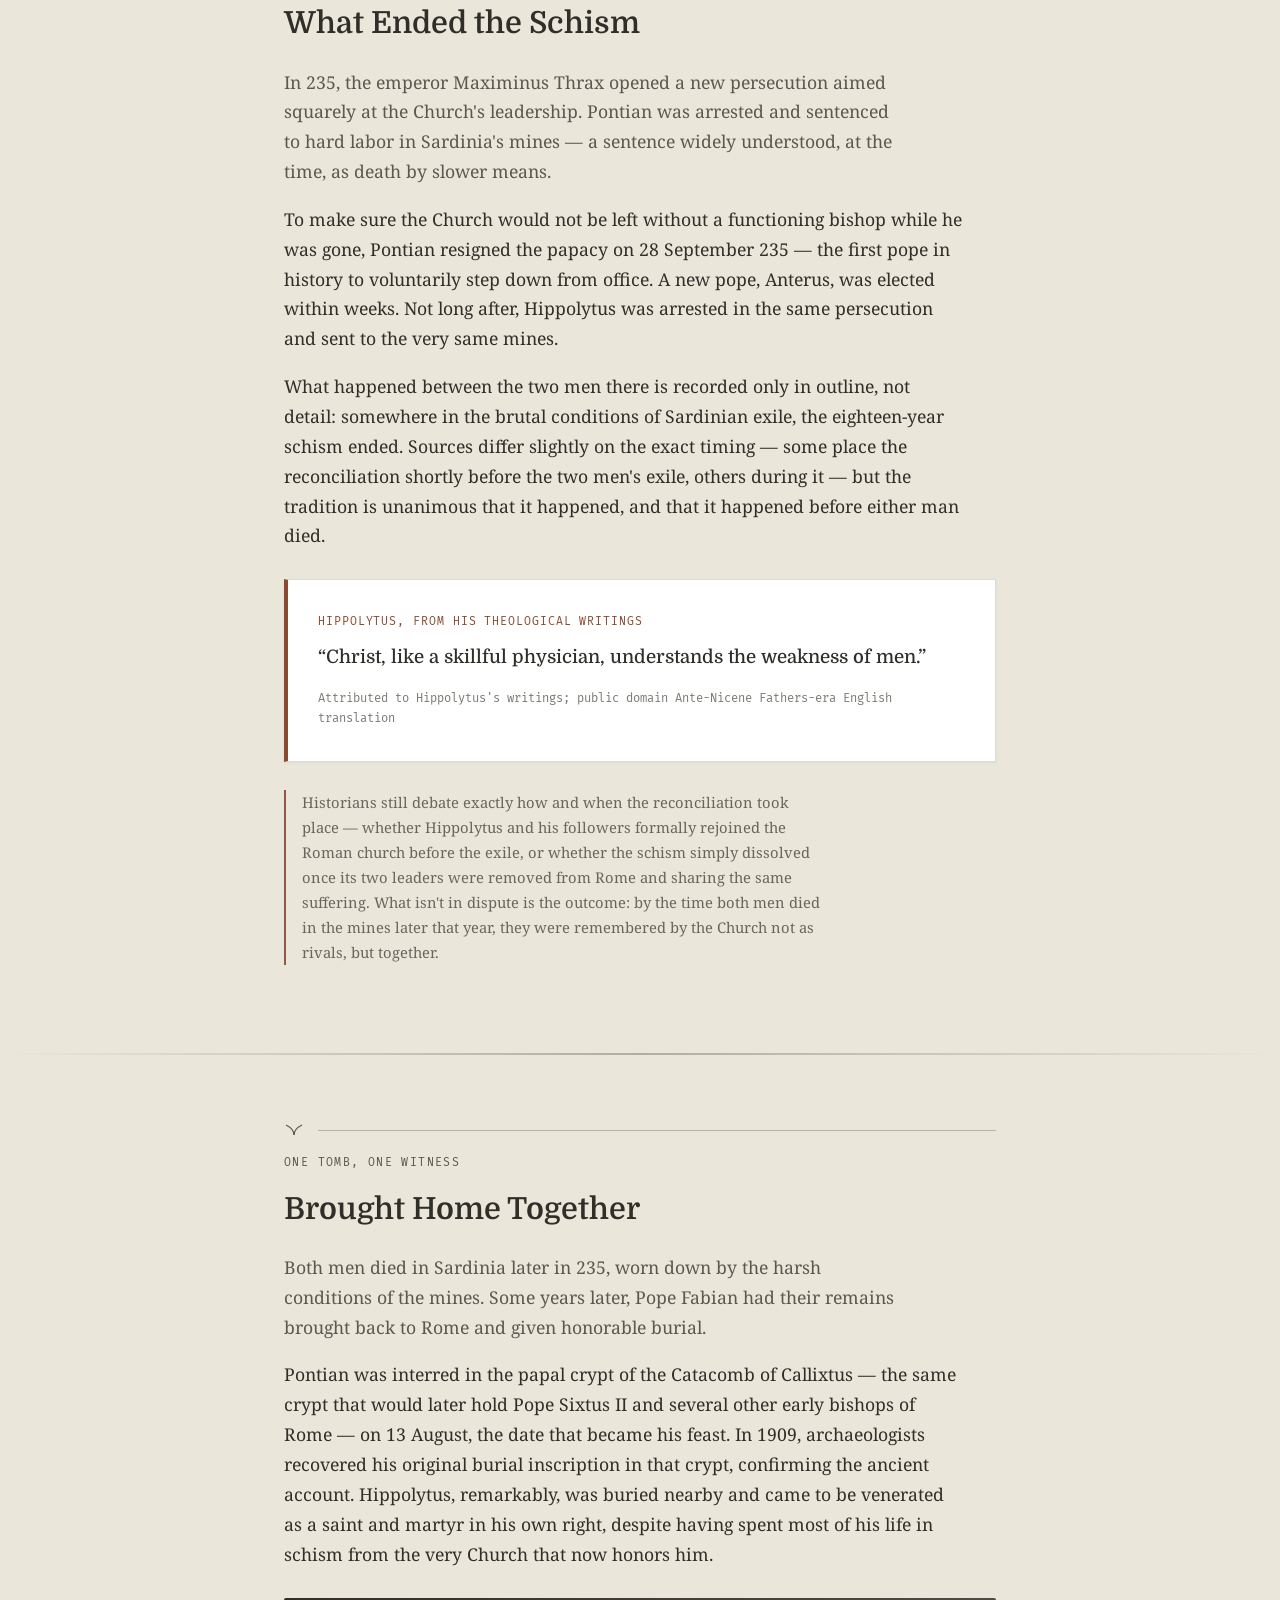
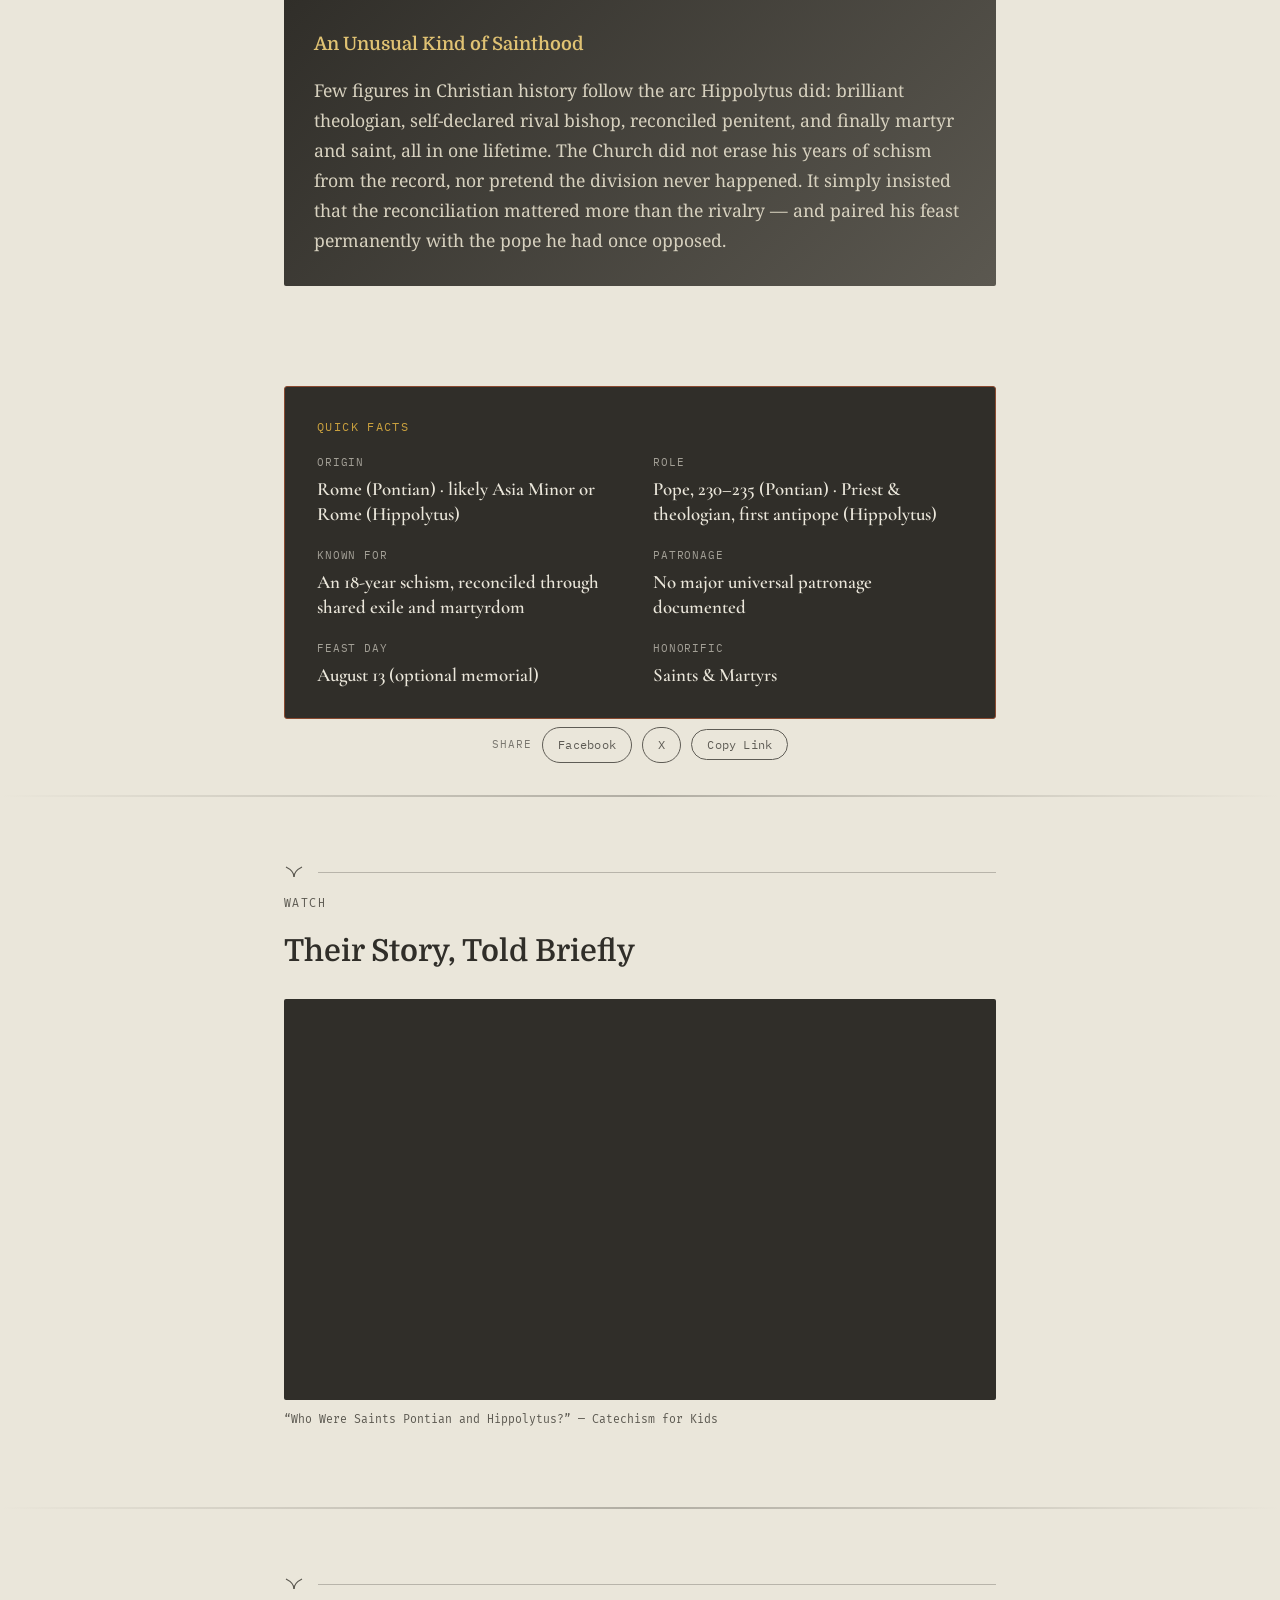
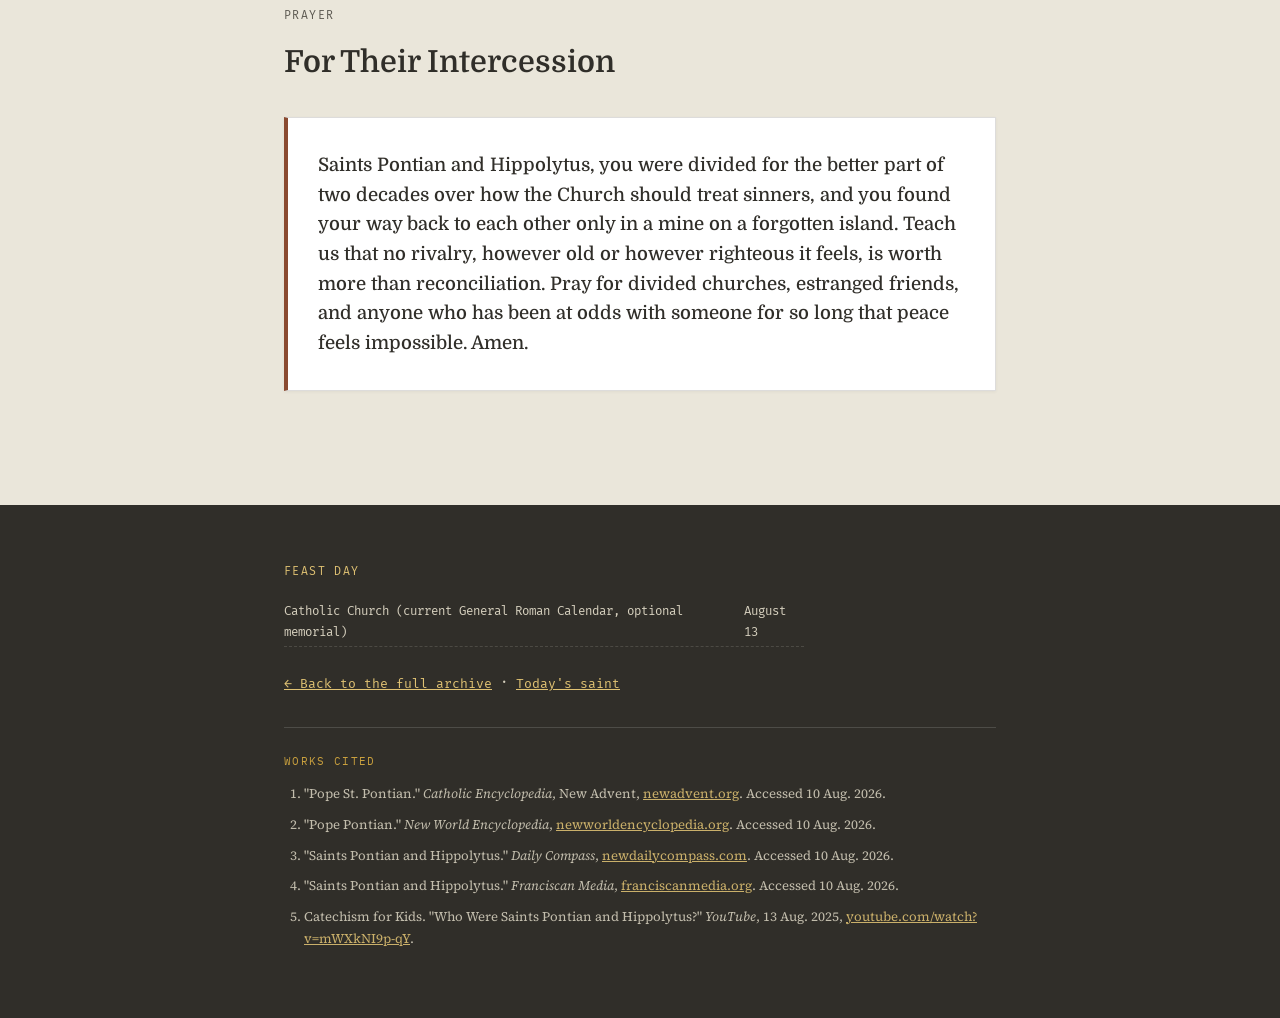
<file: saints/st-pontian-and-hippolytus.html>
<!DOCTYPE html>
<html lang="en">
<head>
<meta charset="UTF-8">
<meta name="viewport" content="width=device-width, initial-scale=1.0">
<title>Sts. Pontian and Hippolytus — Reconciled in the Mines</title>
<meta name="description" content="A pope and the man who set himself up against him as history's first antipope spent eighteen years as rivals — then were exiled to the same mines, and died reconciled.">

<link rel="icon" href="../assets/favicon.svg" type="image/svg+xml">
<link rel="icon" href="../assets/favicon.ico" sizes="any">
<link rel="icon" type="image/png" sizes="32x32" href="../assets/favicon-32.png">
<link rel="apple-touch-icon" href="../assets/favicon-180.png">

<!-- Open Graph / Twitter -->
<meta property="og:title" content="Sts. Pontian and Hippolytus">
<meta property="og:description" content="A pope and history's first antipope were bitter rivals for eighteen years — then were exiled to the same mines, and died reconciled.">
<meta property="og:type" content="article">
<meta property="og:image" content="https://allenvincentlucas.github.io/saint-of-the-day/saints/previews/st-pontian-and-hippolytus.png">
<meta property="og:url" content="https://allenvincentlucas.github.io/saint-of-the-day/saints/st-pontian-and-hippolytus.html">
<meta name="twitter:card" content="summary_large_image">
<meta name="twitter:title" content="Sts. Pontian and Hippolytus">
<meta name="twitter:description" content="A pope and history's first antipope were bitter rivals for eighteen years — then were exiled to the same mines, and died reconciled.">
<meta name="twitter:image" content="https://allenvincentlucas.github.io/saint-of-the-day/saints/previews/st-pontian-and-hippolytus.png">

<link rel="preconnect" href="https://fonts.googleapis.com">
<link rel="preconnect" href="https://fonts.gstatic.com" crossorigin>
<link href="https://fonts.googleapis.com/css2?family=Domine:wght@400;500;600;700&family=Noto+Serif:ital,wght@0,400;0,500;1,400&family=Fira+Mono:wght@400;500&display=swap" rel="stylesheet">
<link href="https://fonts.googleapis.com/css2?family=Cormorant+Garamond:wght@500;600;700&family=Source+Serif+4:opsz,wght@8..60,400;8..60,600&family=IBM+Plex+Mono:wght@400;500&display=swap" rel="stylesheet">

<style>
  :root{
    --stone: #5b5850;
    --stone-deep: #302e29;
    --salt: #eae6da;
    --salt-deep: #d7d1bf;
    --rust: #8a4a30;
    --rust-light: #c17c52;
    --gold-unity: #c9a03e;
  }

  :root{
    --chrome-accent: var(--gold-unity);
    --chrome-card-bg: var(--stone-deep);
    --chrome-card-border: var(--rust);
    --chrome-card-text: var(--salt);
  }

  *{ box-sizing: border-box; }
  html{ scroll-behavior: smooth; }
  body{
    margin:0;
    background: var(--salt);
    color: var(--stone-deep);
    font-family: 'Noto Serif', Georgia, serif;
    font-size: 1.1rem;
    line-height: 1.7;
    -webkit-font-smoothing: antialiased;
  }
  @media (prefers-reduced-motion: reduce){
    html{ scroll-behavior:auto; }
    *{ animation: none !important; transition: none !important; }
  }

  h1,h2,h3{ font-family:'Domine', Georgia, serif; font-weight:600; margin:0 0 .5em; color: var(--stone-deep); }
  a{ color: var(--rust); }
  .label{ font-family:'Fira Mono', monospace; text-transform:uppercase; letter-spacing:.12em; font-size:.72rem; color: var(--stone); }

  .wrap{ max-width: 760px; margin: 0 auto; padding: 0 24px; }

  /* ===== SHARED SITE CHROME (fixed across every saint page — only
     --chrome-accent / --chrome-card-bg / --chrome-card-border / --chrome-card-text vary) ===== */
  .site-nav{
    position: sticky; top:0; z-index: 60;
    background: rgba(15,12,10,.90);
    backdrop-filter: blur(6px);
    border-bottom: 1px solid rgba(255,255,255,.09);
  }
  .site-nav-inner{
    max-width: 760px; margin:0 auto; padding: 13px 24px;
    display:flex; align-items:center; justify-content:space-between; gap: 16px;
  }
  .site-nav-brand{
    display:flex; align-items:center; gap:9px;
    font-family:'Cormorant Garamond', Georgia, serif; font-weight:600;
    font-size:1.08rem; letter-spacing:.01em; color:#f5efe4; text-decoration:none;
    white-space: nowrap;
  }
  .site-nav-mark{ display:block; border-radius:50%; flex-shrink:0; }
  .site-nav-links{ display:flex; gap:22px; }
  .site-nav-links a{
    font-family:'IBM Plex Mono', monospace; font-size:.72rem; letter-spacing:.09em;
    text-transform:uppercase; color:#cfc6b8; text-decoration:none;
    padding-bottom:3px; border-bottom:1px solid transparent;
    transition: color .15s ease, border-color .15s ease;
  }
  .site-nav-links a:hover, .site-nav-links a:focus-visible{
    color: var(--chrome-accent); border-color: var(--chrome-accent);
  }

  .quick-facts-section{ padding: 6px 0 4px; }
  .quick-facts{
    background: var(--chrome-card-bg);
    color: var(--chrome-card-text);
    border: 1px solid var(--chrome-card-border);
    border-radius: 3px;
    padding: 30px 32px;
  }
  .qf-title{
    font-family:'IBM Plex Mono', monospace; text-transform:uppercase; letter-spacing:.12em;
    font-size:.72rem; color: var(--chrome-accent); margin:0 0 18px;
  }
  .qf-grid{ display:grid; grid-template-columns: 1fr 1fr; gap: 20px 26px; margin:0; }
  @media(max-width:520px){ .qf-grid{ grid-template-columns: 1fr; } }
  .qf-item dt{
    font-family:'IBM Plex Mono', monospace; font-size:.66rem; text-transform:uppercase;
    letter-spacing:.08em; opacity:.62; margin-bottom:5px;
  }
  .qf-item dd{
    font-family:'Cormorant Garamond', Georgia, serif; font-weight:600; font-size:1.18rem;
    margin:0; line-height:1.32;
  }

  .works-cited{ margin-top: 30px; padding-top: 24px; border-top: 1px solid rgba(255,255,255,.14); }
  .wc-title{
    font-family:'IBM Plex Mono', monospace; text-transform:uppercase; letter-spacing:.12em;
    font-size:.7rem; color: var(--chrome-accent); margin:0 0 12px;
  }
  .wc-list{ margin:0; padding-left: 20px; font-family:'Source Serif 4', Georgia, serif; font-size:.82rem; line-height:1.65; opacity:.88; }
  .wc-list li{ margin-bottom:9px; }
  .wc-list a{ color: inherit; }

  .share-section{ padding: 8px 0 28px; text-align:center; }
  .share-row{ display:flex; align-items:center; justify-content:center; gap:10px; flex-wrap:wrap; }
  .share-label{
    font-family:'IBM Plex Mono', monospace; font-size:.7rem; letter-spacing:.1em;
    text-transform:uppercase; opacity:.6;
  }
  .share-btn{
    font-family:'IBM Plex Mono', monospace; font-size:.74rem; letter-spacing:.02em;
    padding:7px 15px; border:1px solid currentColor; opacity:.75; border-radius:999px;
    text-decoration:none; cursor:pointer; background:transparent; color:inherit;
    transition: color .15s ease, border-color .15s ease, opacity .15s ease;
  }
  .share-btn:hover, .share-btn:focus-visible{ color: var(--chrome-accent); border-color: var(--chrome-accent); opacity:1; }
  /* ===== END SHARED SITE CHROME ===== */

  /* ===== Two Paths, One Point (signature element) =====
     Their story is the story of a schism that closed. Every divider is
     two thin lines that begin apart and converge to a single point —
     rivalry narrowing into unity, traced in rust and gold. */
  .converge-rule{ display:flex; align-items:center; gap:14px; margin: 0 0 10px; }
  .converge-rule svg{ flex-shrink:0; }
  .converge-rule .line{ flex:1; height:1px; background: var(--stone); opacity:.35; }

  /* ===== Hero ===== */
  .hero{
    position: relative;
    padding: 96px 0 72px;
    background: linear-gradient(180deg, var(--stone-deep) 0%, var(--stone) 100%);
    color: var(--salt);
    overflow: hidden;
  }
  .hero .wrap{ position: relative; z-index: 2; }
  .hero-eyebrow{ color: var(--gold-unity); margin-bottom:18px; display:flex; gap:10px; align-items:center; font-family:'Fira Mono',monospace; font-size:.75rem; letter-spacing:.13em; text-transform:uppercase; }
  .hero-eyebrow .rule{ width:28px; height:1px; background: var(--gold-unity); display:inline-block; }
  .hero h1{ color:#f4f1e6; font-size: clamp(1.9rem, 5vw, 2.9rem); line-height:1.12; }
  .hero .tagline{ font-size:1.12rem; color:var(--salt-deep); max-width:50ch; margin-top:18px; font-style:italic; font-family:'Noto Serif',serif; }
  .hero-chips{ display:flex; flex-wrap:wrap; gap:10px; margin-top:32px; }
  .chip{
    font-family:'Fira Mono', monospace; font-size:.74rem; letter-spacing:.03em;
    border: 1px solid rgba(234,230,218,.35); color:#e6e1d2;
    padding: 6px 12px; border-radius: 999px; background: rgba(0,0,0,.15);
  }
  .chip.chip-gold{ border-color: var(--gold-unity); color: #e0c273; }

  .hero-art{ margin-top:44px; max-width: 300px; }

  /* ===== Sections ===== */
  section.content{ padding: 66px 0; }
  section.content h2{ font-size: clamp(1.45rem, 3.2vw, 1.9rem); }
  .lede{ font-size:1.1rem; color: var(--stone); max-width:62ch; }
  p{ max-width: 68ch; }

  .stone-line{
    height: 2px;
    background: linear-gradient(90deg, transparent, var(--stone), transparent);
    opacity:.4;
  }

  .tablet{
    background: #ffffff;
    border: 1px solid rgba(48,46,41,.16);
    border-left: 4px solid var(--rust);
    padding: 32px 30px;
    margin: 28px 0;
    box-shadow: 0 1px 3px rgba(48,46,41,.06);
  }
  .tablet .ref{ font-family:'Fira Mono', monospace; font-size:.72rem; color: var(--rust); display:block; margin-bottom:10px; letter-spacing:.08em; }
  .tablet blockquote{ margin:0; font-family:'Domine', Georgia, serif; font-weight:500; font-size:1.16rem; line-height:1.6; color: var(--stone-deep); }
  .tablet cite{ display:block; margin-top:16px; font-style:normal; font-family:'Fira Mono', monospace; font-size:.76rem; color: var(--stone); opacity:.8; }

  .callout{
    background: linear-gradient(135deg, var(--stone-deep), var(--stone));
    color: var(--salt);
    padding: 30px 30px;
    border-radius: 2px;
    margin: 28px 0;
  }
  .callout h3{ color: #e0c273; font-size:1.15rem; }
  .callout p{ color: var(--salt-deep); margin-bottom:0; max-width:none; }

  .note-aside{
    font-size:.92rem; color: var(--stone); opacity:.9; border-left: 2px solid var(--rust);
    padding-left: 16px; margin: 22px 0;
  }

  .watch-grid{ display:grid; grid-template-columns: 1fr; gap: 26px; margin-top: 22px; }
  .video-frame{ position:relative; padding-top:56.25%; background: var(--stone-deep); border-radius:2px; overflow:hidden; }
  .video-frame iframe{ position:absolute; inset:0; width:100%; height:100%; border:0; }
  .video-cap{ font-family:'Fira Mono', monospace; font-size:.72rem; color: var(--stone); margin-top:10px; }

  footer.site-footer{
    background: var(--stone-deep); color: var(--salt-deep);
    padding: 46px 0 60px; margin-top: 20px;
  }
  footer.site-footer a{ color: #e0c273; }
  footer.site-footer .feast-list{ list-style:none; padding:0; margin: 14px 0 0; font-family:'Fira Mono', monospace; font-size:.78rem; }
  footer.site-footer .feast-list li{ padding: 4px 0; border-bottom: 1px dashed rgba(234,230,218,.15); display:flex; justify-content:space-between; max-width:520px; gap: 16px; }
  .back-link{ display:inline-block; margin-top:26px; font-family:'Fira Mono', monospace; font-size:.82rem; }
</style>
</head>
<body>
<nav class="site-nav">
  <div class="site-nav-inner">
    <a class="site-nav-brand" href="../index.html">
      <img src="../assets/favicon.svg" alt="" class="site-nav-mark" width="22" height="22">
      <span>Saint of the Day</span>
    </a>
    <div class="site-nav-links">
      <a href="../index.html">Home</a>
      <a href="../archive.html">Archive</a>
    </div>
  </div>
</nav>

<header class="hero" id="sec-hero">
  <div class="wrap">
    <p class="hero-eyebrow"><span class="rule"></span>SAINTS OF THE DAY &middot; 3RD CENTURY</p>
    <h1>Sts. Pontian &amp; Hippolytus</h1>
    <p class="tagline">A pope and the man who set himself up against him as history's first antipope spent eighteen years as rivals — then were exiled to the same mines, and died reconciled.</p>
    <div class="hero-chips">
      <span class="chip chip-gold">Feast August 13</span>
      <span class="chip">Pope &amp; Priest, Rome</span>
      <span class="chip">Died in Exile, Sardinia, 235 A.D.</span>
    </div>

    <div class="hero-art" aria-hidden="true">
      <svg viewBox="0 0 300 170" xmlns="http://www.w3.org/2000/svg">
        <!-- two lines starting apart, converging to a single point -->
        <path d="M40,40 C110,60 150,80 150,100" fill="none" stroke="#c9a03e" stroke-width="3" stroke-linecap="round"/>
        <path d="M260,40 C190,60 150,80 150,100" fill="none" stroke="#eae6da" stroke-width="3" stroke-linecap="round"/>
        <circle cx="150" cy="100" r="7" fill="#c9a03e"/>
        <!-- continuing as one line downward, toward a simple mine-pick emblem -->
        <line x1="150" y1="107" x2="150" y2="140" stroke="#eae6da" stroke-width="3" stroke-linecap="round"/>
        <g transform="translate(150,150)" stroke="#8a4a30" stroke-width="4" stroke-linecap="round">
          <line x1="-16" y1="-6" x2="16" y2="6"/>
          <line x1="0" y1="-10" x2="0" y2="10"/>
        </g>
      </svg>
    </div>
  </div>
</header>

<div class="stone-line" aria-hidden="true"></div>

<main>

  <section class="content" id="sec-context">
    <div class="wrap">
      <div class="converge-rule">
        <svg width="20" height="20" viewBox="0 0 20 20"><path d="M2,4 C8,7 10,10 10,14" fill="none" stroke="#5b5850" stroke-width="1.2"/><path d="M18,4 C12,7 10,10 10,14" fill="none" stroke="#5b5850" stroke-width="1.2"/></svg>
        <span class="line"></span>
      </div>
      <p class="label">A Church Split in Two</p>
      <h2>The Pope and the Antipope</h2>
      <p class="lede">Hippolytus was a Roman priest, and by far the most learned theologian and writer in the Church of his generation — commentaries on Scripture, treatises against heresy, and a record of early Christian liturgical practice all bear his name.</p>
      <p>He was also a rigorist. When Pope Callixtus I chose leniency toward Christians who had lapsed or sinned gravely and later sought reconciliation, Hippolytus accused him of dangerous laxity and gathered a breakaway following, having himself elected as a rival bishop of Rome around 217 &mdash; history's first antipope. The schism he created outlasted Callixtus, then Pope Urban I, and continued into the reign of Pontian, who became pope in 230.</p>
      <p>Pontian, for his part, held a Roman synod that confirmed the condemnation of the theologian Origen for heresy, and led the Church through the schism without managing to resolve it. For years, two men in the same city each claimed to be the legitimate bishop of Rome.</p>
    </div>
  </section>

  <div class="stone-line" aria-hidden="true"></div>

  <section class="content" id="sec-defining">
    <div class="wrap">
      <div class="converge-rule">
        <svg width="20" height="20" viewBox="0 0 20 20"><path d="M2,4 C8,7 10,10 10,14" fill="none" stroke="#5b5850" stroke-width="1.2"/><path d="M18,4 C12,7 10,10 10,14" fill="none" stroke="#5b5850" stroke-width="1.2"/></svg>
        <span class="line"></span>
      </div>
      <p class="label">The Mines of Sardinia</p>
      <h2>What Ended the Schism</h2>
      <p class="lede">In 235, the emperor Maximinus Thrax opened a new persecution aimed squarely at the Church's leadership. Pontian was arrested and sentenced to hard labor in Sardinia's mines &mdash; a sentence widely understood, at the time, as death by slower means.</p>
      <p>To make sure the Church would not be left without a functioning bishop while he was gone, Pontian resigned the papacy on 28 September 235 &mdash; the first pope in history to voluntarily step down from office. A new pope, Anterus, was elected within weeks. Not long after, Hippolytus was arrested in the same persecution and sent to the very same mines.</p>
      <p>What happened between the two men there is recorded only in outline, not detail: somewhere in the brutal conditions of Sardinian exile, the eighteen-year schism ended. Sources differ slightly on the exact timing &mdash; some place the reconciliation shortly before the two men's exile, others during it &mdash; but the tradition is unanimous that it happened, and that it happened before either man died.</p>

      <div class="tablet">
        <span class="ref">HIPPOLYTUS, FROM HIS THEOLOGICAL WRITINGS</span>
        <blockquote>
          &ldquo;Christ, like a skillful physician, understands the weakness of men.&rdquo;
        </blockquote>
        <cite>Attributed to Hippolytus's writings; public domain Ante-Nicene Fathers-era English translation</cite>
      </div>

      <p class="note-aside">Historians still debate exactly how and when the reconciliation took place — whether Hippolytus and his followers formally rejoined the Roman church before the exile, or whether the schism simply dissolved once its two leaders were removed from Rome and sharing the same suffering. What isn't in dispute is the outcome: by the time both men died in the mines later that year, they were remembered by the Church not as rivals, but together.</p>
    </div>
  </section>

  <div class="stone-line" aria-hidden="true"></div>

  <section class="content" id="sec-legacy">
    <div class="wrap">
      <div class="converge-rule">
        <svg width="20" height="20" viewBox="0 0 20 20"><path d="M2,4 C8,7 10,10 10,14" fill="none" stroke="#5b5850" stroke-width="1.2"/><path d="M18,4 C12,7 10,10 10,14" fill="none" stroke="#5b5850" stroke-width="1.2"/></svg>
        <span class="line"></span>
      </div>
      <p class="label">One Tomb, One Witness</p>
      <h2>Brought Home Together</h2>
      <p class="lede">Both men died in Sardinia later in 235, worn down by the harsh conditions of the mines. Some years later, Pope Fabian had their remains brought back to Rome and given honorable burial.</p>
      <p>Pontian was interred in the papal crypt of the Catacomb of Callixtus &mdash; the same crypt that would later hold Pope Sixtus II and several other early bishops of Rome &mdash; on 13 August, the date that became his feast. In 1909, archaeologists recovered his original burial inscription in that crypt, confirming the ancient account. Hippolytus, remarkably, was buried nearby and came to be venerated as a saint and martyr in his own right, despite having spent most of his life in schism from the very Church that now honors him.</p>

      <div class="callout">
        <h3>An Unusual Kind of Sainthood</h3>
        <p>Few figures in Christian history follow the arc Hippolytus did: brilliant theologian, self-declared rival bishop, reconciled penitent, and finally martyr and saint, all in one lifetime. The Church did not erase his years of schism from the record, nor pretend the division never happened. It simply insisted that the reconciliation mattered more than the rivalry &mdash; and paired his feast permanently with the pope he had once opposed.</p>
      </div>
    </div>
  </section>

  <section class="quick-facts-section">
    <div class="wrap">
      <div class="quick-facts">
        <p class="qf-title">Quick Facts</p>
        <dl class="qf-grid">
          <div class="qf-item"><dt>Origin</dt><dd>Rome (Pontian) &middot; likely Asia Minor or Rome (Hippolytus)</dd></div>
          <div class="qf-item"><dt>Role</dt><dd>Pope, 230&ndash;235 (Pontian) &middot; Priest &amp; theologian, first antipope (Hippolytus)</dd></div>
          <div class="qf-item"><dt>Known For</dt><dd>An 18-year schism, reconciled through shared exile and martyrdom</dd></div>
          <div class="qf-item"><dt>Patronage</dt><dd>No major universal patronage documented</dd></div>
          <div class="qf-item"><dt>Feast Day</dt><dd>August 13 (optional memorial)</dd></div>
          <div class="qf-item"><dt>Honorific</dt><dd>Saints &amp; Martyrs</dd></div>
        </dl>
      </div>
    </div>

    <div class="share-section">
      <div class="wrap">
        <div class="share-row">
          <span class="share-label">Share</span>
          <a class="share-btn" href="https://www.facebook.com/sharer/sharer.php?u=https%3A%2F%2Fallenvincentlucas.github.io%2Fsaint-of-the-day%2Fsaints%2Fst-pontian-and-hippolytus.html" target="_blank" rel="noopener">Facebook</a>
          <a class="share-btn" href="https://twitter.com/intent/tweet?text=Sts.%20Pontian%20and%20Hippolytus&amp;url=https%3A%2F%2Fallenvincentlucas.github.io%2Fsaint-of-the-day%2Fsaints%2Fst-pontian-and-hippolytus.html" target="_blank" rel="noopener">X</a>
          <button type="button" class="share-btn" onclick="navigator.clipboard.writeText('https://allenvincentlucas.github.io/saint-of-the-day/saints/st-pontian-and-hippolytus.html').then(()=>{this.textContent='Copied!';setTimeout(()=>this.textContent='Copy Link',1500)})">Copy Link</button>
        </div>
      </div>
    </div>
  </section>

  <div class="stone-line" aria-hidden="true"></div>

  <section class="content" id="sec-watch">
    <div class="wrap">
      <div class="converge-rule">
        <svg width="20" height="20" viewBox="0 0 20 20"><path d="M2,4 C8,7 10,10 10,14" fill="none" stroke="#5b5850" stroke-width="1.2"/><path d="M18,4 C12,7 10,10 10,14" fill="none" stroke="#5b5850" stroke-width="1.2"/></svg>
        <span class="line"></span>
      </div>
      <p class="label">Watch</p>
      <h2>Their Story, Told Briefly</h2>
      <div class="watch-grid">
        <div>
          <div class="video-frame">
            <iframe src="https://www.youtube.com/embed/mWXkNI9p-qY" title="Who Were Saints Pontian and Hippolytus? — Catechism for Kids" allow="accelerometer; autoplay; clipboard-write; encrypted-media; gyroscope; picture-in-picture" allowfullscreen loading="lazy"></iframe>
          </div>
          <p class="video-cap">&ldquo;Who Were Saints Pontian and Hippolytus?&rdquo; &mdash; Catechism for Kids</p>
        </div>
      </div>
    </div>
  </section>

  <div class="stone-line" aria-hidden="true"></div>

  <section class="content" id="sec-prayer">
    <div class="wrap">
      <div class="converge-rule">
        <svg width="20" height="20" viewBox="0 0 20 20"><path d="M2,4 C8,7 10,10 10,14" fill="none" stroke="#5b5850" stroke-width="1.2"/><path d="M18,4 C12,7 10,10 10,14" fill="none" stroke="#5b5850" stroke-width="1.2"/></svg>
        <span class="line"></span>
      </div>
      <p class="label">Prayer</p>
      <h2>For Their Intercession</h2>
      <div class="tablet">
        <blockquote>
          Saints Pontian and Hippolytus, you were divided for the better part of two decades over how the Church should treat sinners, and you found your way back to each other only in a mine on a forgotten island. Teach us that no rivalry, however old or however righteous it feels, is worth more than reconciliation. Pray for divided churches, estranged friends, and anyone who has been at odds with someone for so long that peace feels impossible. Amen.
        </blockquote>
      </div>
    </div>
  </section>

</main>

<footer class="site-footer" id="sec-footer">
  <div class="wrap">
    <p class="label" style="color:#e0c273">Feast Day</p>
    <ul class="feast-list">
      <li><span>Catholic Church (current General Roman Calendar, optional memorial)</span><span>August 13</span></li>
    </ul>
    <a class="back-link" href="../archive.html">&larr; Back to the full archive</a>
    &nbsp;&middot;&nbsp;
    <a class="back-link" href="../index.html">Today's saint</a>

    <div class="works-cited">
      <p class="wc-title">Works Cited</p>
      <ol class="wc-list">
        <li>&quot;Pope St. Pontian.&quot; <em>Catholic Encyclopedia</em>, New Advent, <a href="https://www.newadvent.org/cathen/12229b.htm" target="_blank" rel="noopener">newadvent.org</a>. Accessed 10 Aug. 2026.</li>
        <li>&quot;Pope Pontian.&quot; <em>New World Encyclopedia</em>, <a href="https://www.newworldencyclopedia.org/entry/Pope_Pontian" target="_blank" rel="noopener">newworldencyclopedia.org</a>. Accessed 10 Aug. 2026.</li>
        <li>&quot;Saints Pontian and Hippolytus.&quot; <em>Daily Compass</em>, <a href="https://newdailycompass.com/en/saints-pontian-and-hippolytus" target="_blank" rel="noopener">newdailycompass.com</a>. Accessed 10 Aug. 2026.</li>
        <li>&quot;Saints Pontian and Hippolytus.&quot; <em>Franciscan Media</em>, <a href="http://franciscanmedia.beracha.org/saint-of-the-day/saints-pontian-and-hippolytus" target="_blank" rel="noopener">franciscanmedia.org</a>. Accessed 10 Aug. 2026.</li>
        <li>Catechism for Kids. &quot;Who Were Saints Pontian and Hippolytus?&quot; <em>YouTube</em>, 13 Aug. 2025, <a href="https://www.youtube.com/watch?v=mWXkNI9p-qY" target="_blank" rel="noopener">youtube.com/watch?v=mWXkNI9p-qY</a>.</li>
      </ol>
    </div>
  </div>
</footer>

<script>
  (function(){
    var rules = document.querySelectorAll('.converge-rule svg');
    var ids = ['sec-context','sec-defining','sec-legacy','sec-watch','sec-prayer'];
    var sections = ids.map(function(id){ return document.getElementById(id); }).filter(Boolean);
    if (!rules.length || !sections.length) return;
    rules.forEach(function(r, i){
      r.style.cursor = 'pointer';
      r.addEventListener('click', function(){
        if (sections[i]) sections[i].scrollIntoView({ behavior: 'smooth' });
      });
    });
  })();
</script>

</body>
</html>
</file>
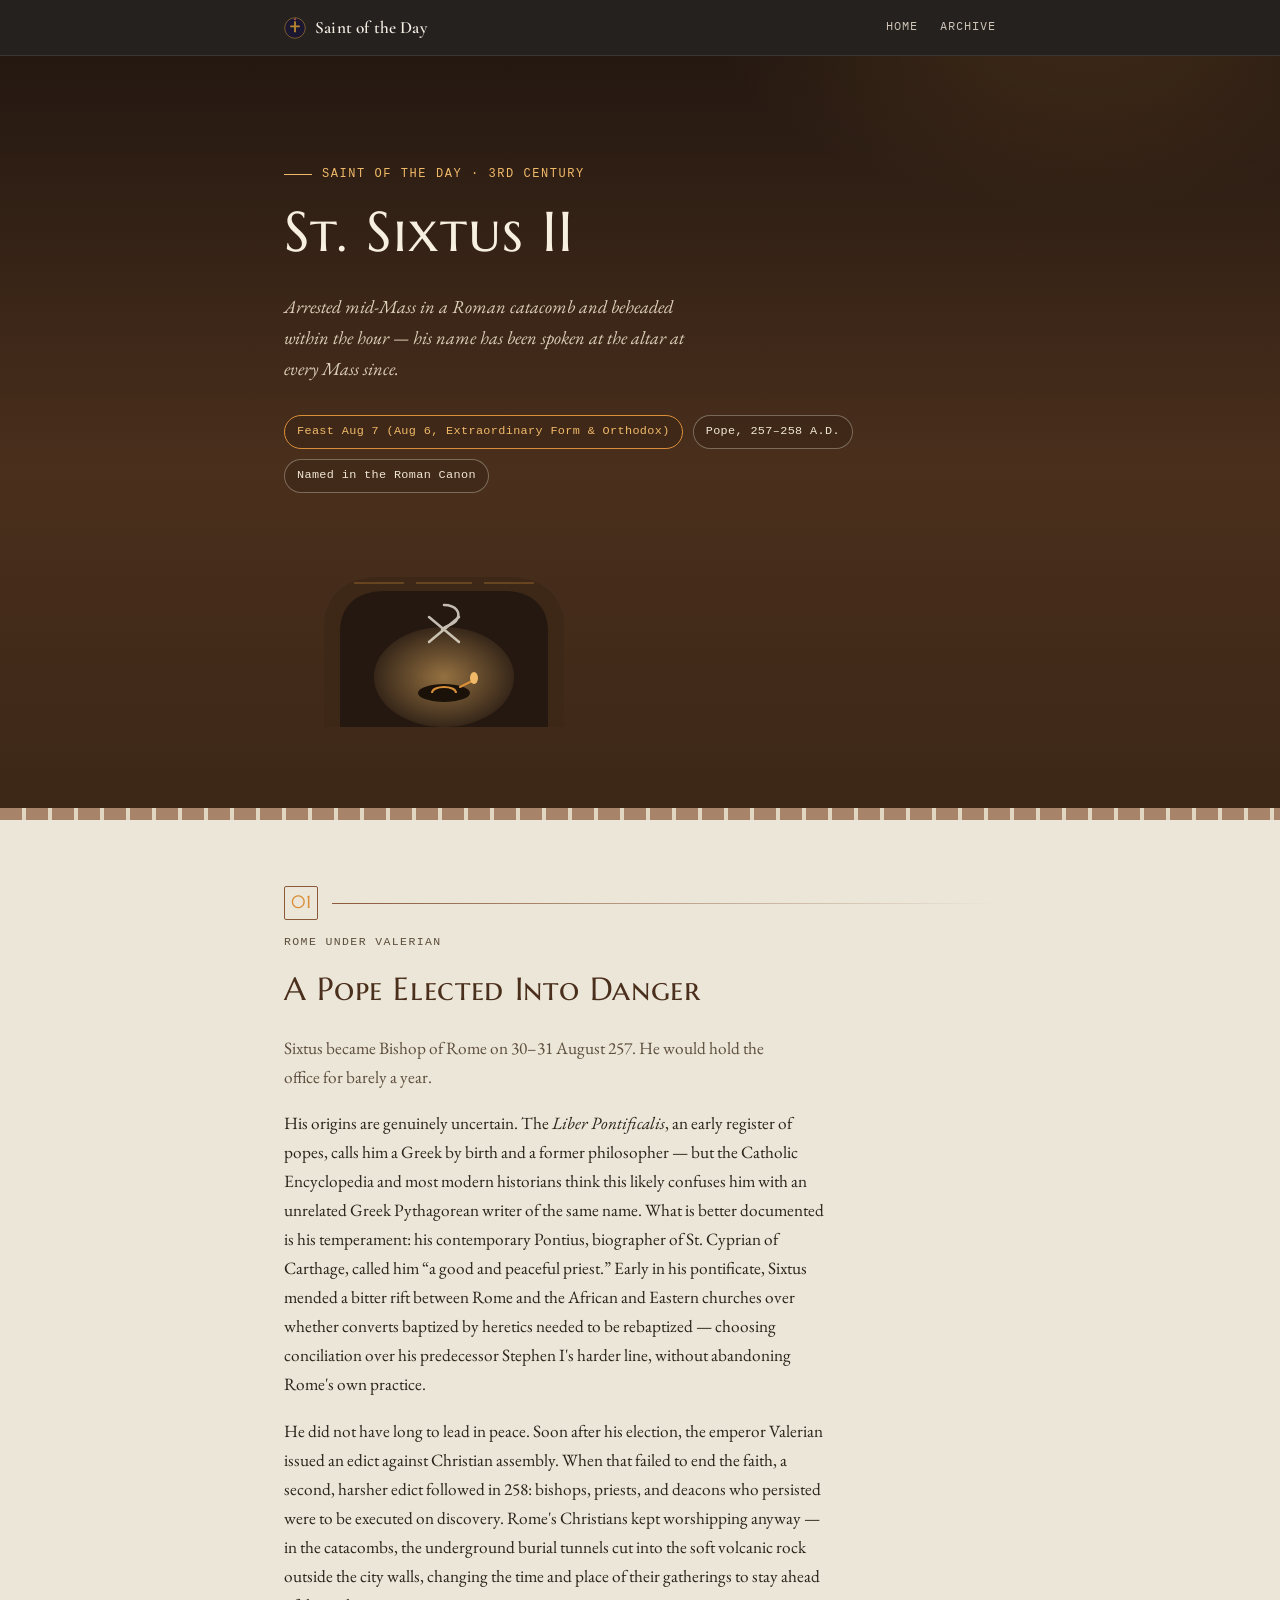
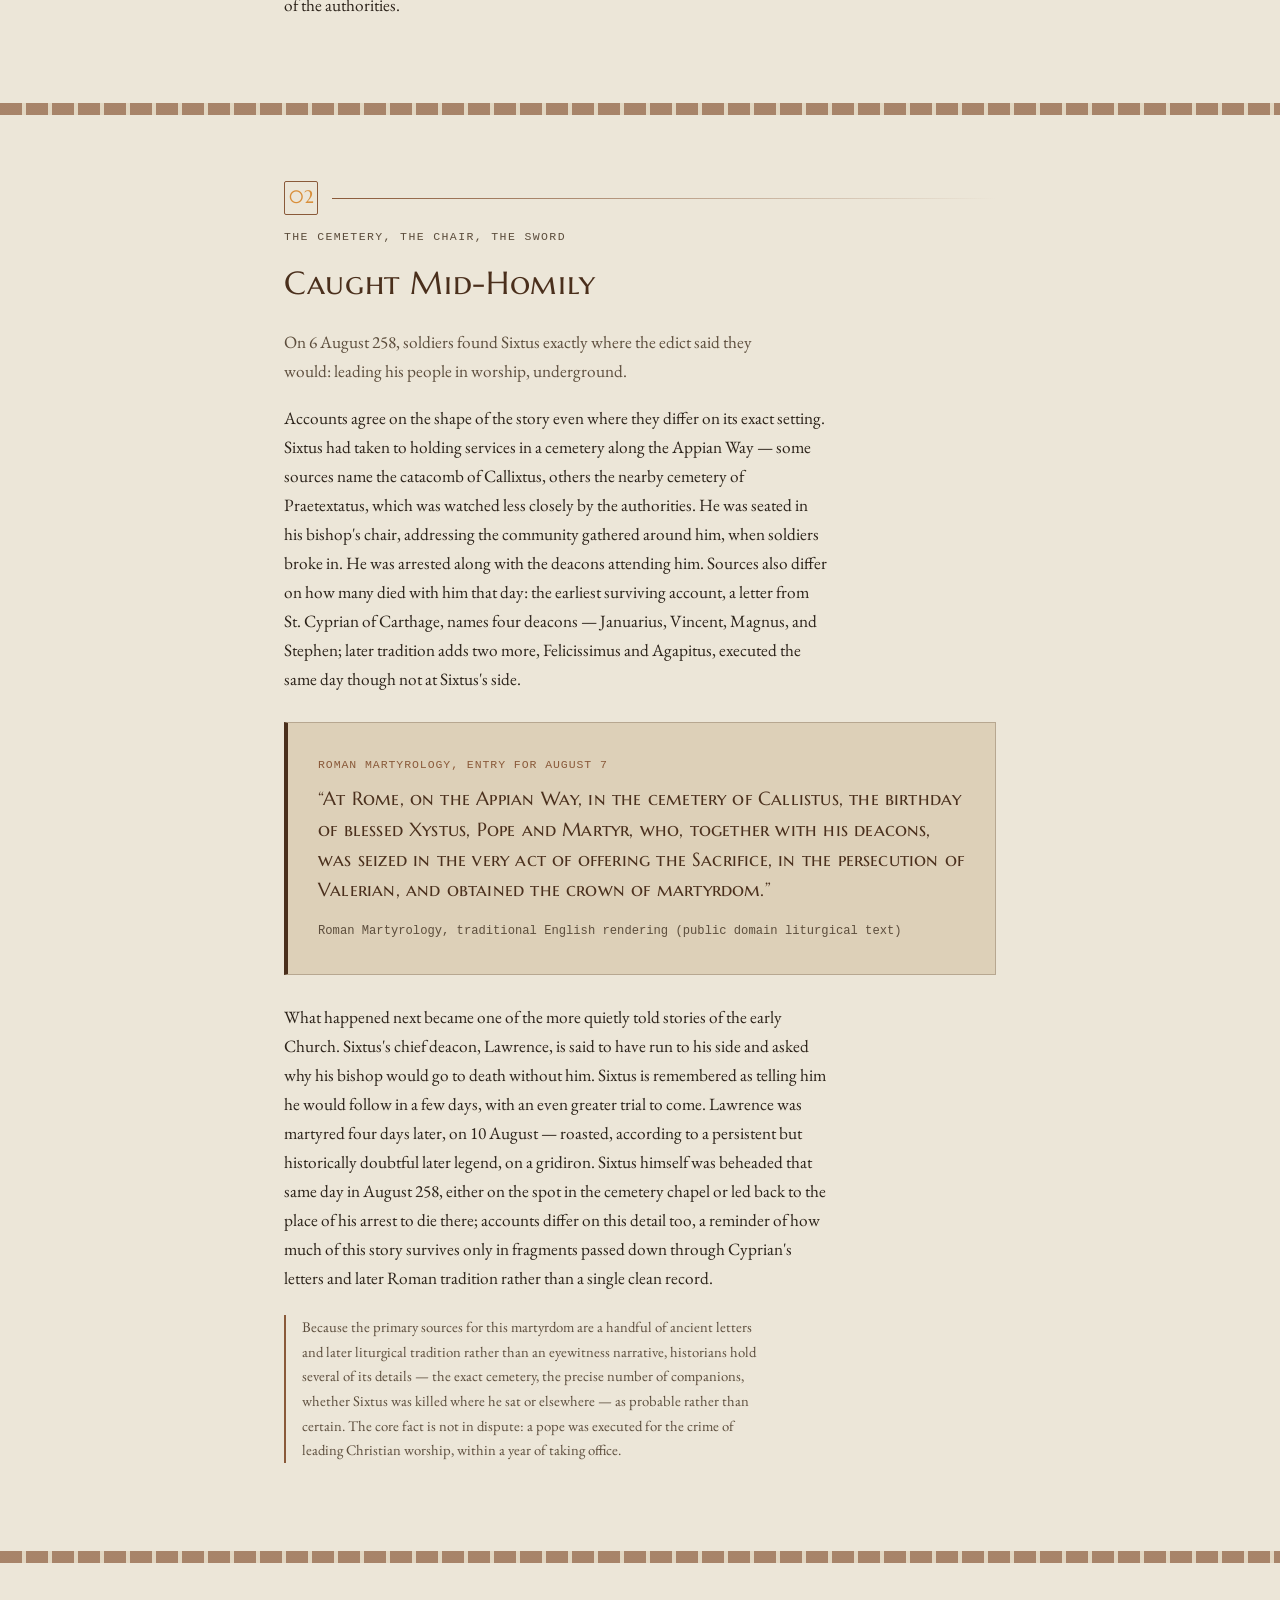
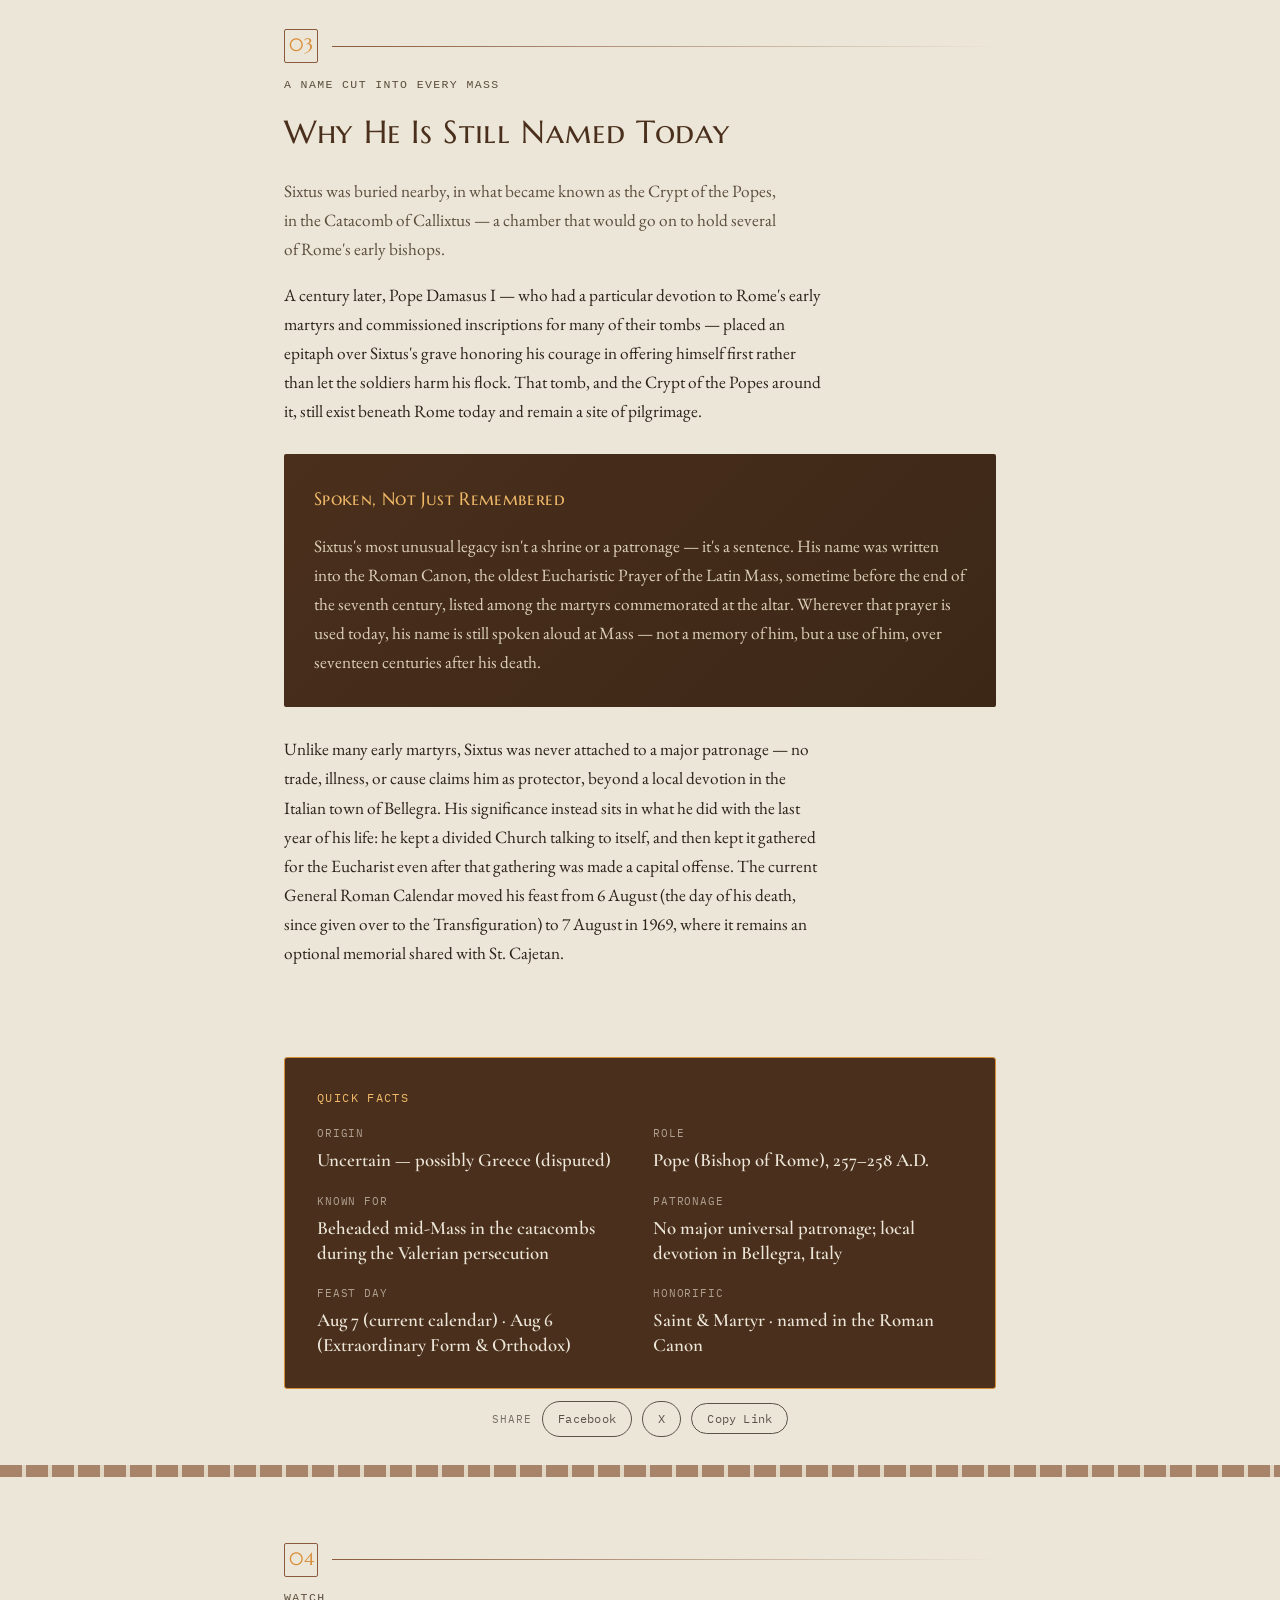
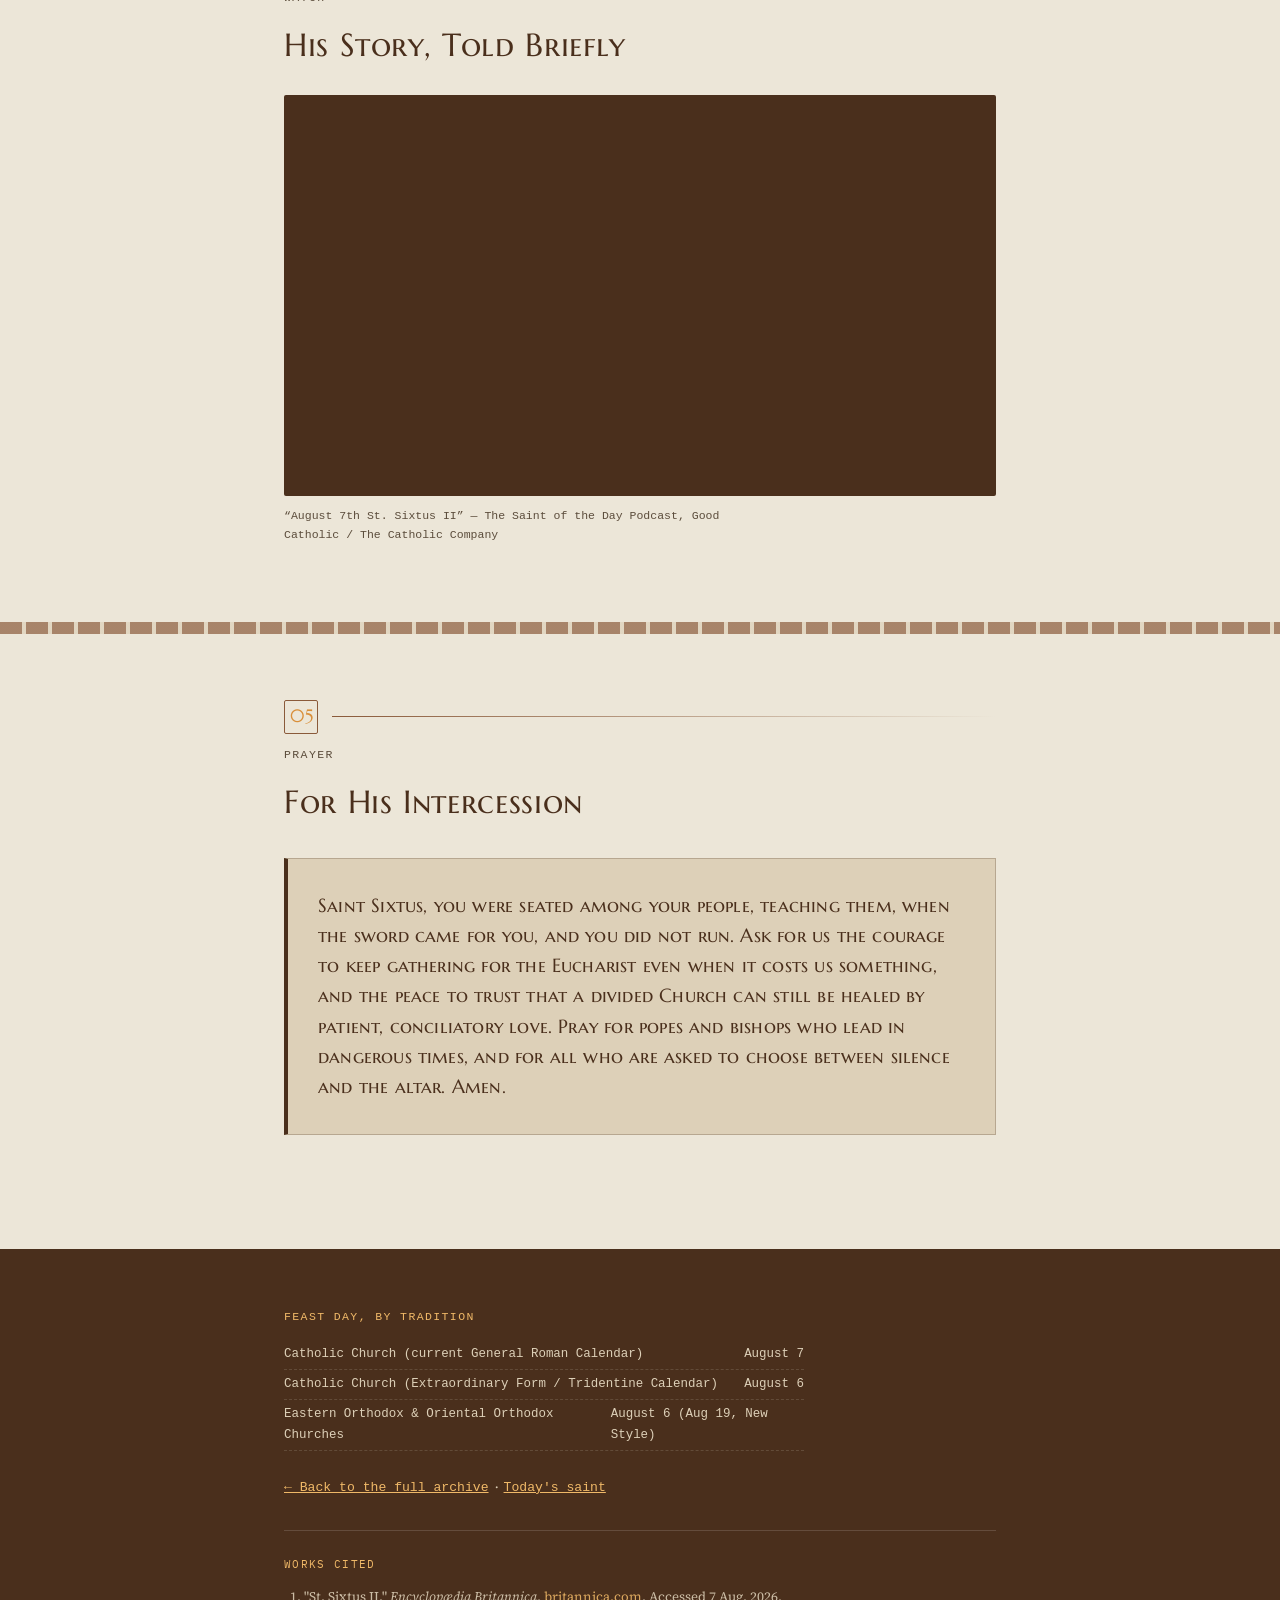
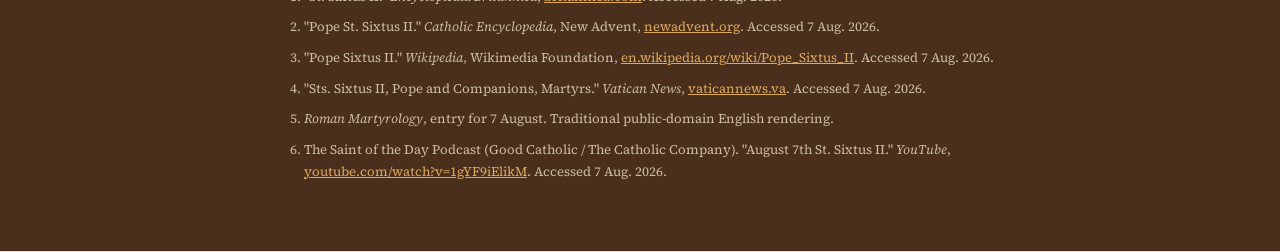
<file: saints/st-sixtus-ii.html>
<!DOCTYPE html>
<html lang="en">
<head>
<meta charset="UTF-8">
<meta name="viewport" content="width=device-width, initial-scale=1.0">
<title>St. Sixtus II — The Pope Named in Every Mass</title>
<meta name="description" content="Arrested mid-Mass in the Roman catacombs and beheaded within the hour, Pope Sixtus II became one of the few saints whose name is spoken at every Mass, in the Roman Canon, to this day.">

<link rel="icon" href="../assets/favicon.svg" type="image/svg+xml">
<link rel="icon" href="../assets/favicon.ico" sizes="any">
<link rel="icon" type="image/png" sizes="32x32" href="../assets/favicon-32.png">
<link rel="apple-touch-icon" href="../assets/favicon-180.png">

<!-- Open Graph / Twitter -->
<meta property="og:title" content="St. Sixtus II">
<meta property="og:description" content="Arrested mid-Mass in the Roman catacombs and beheaded within the hour — the pope whose name has been spoken at every Mass since.">
<meta property="og:type" content="article">
<meta property="og:image" content="https://allenvincentlucas.github.io/saint-of-the-day/saints/previews/st-sixtus-ii.png">
<meta property="og:url" content="https://allenvincentlucas.github.io/saint-of-the-day/saints/st-sixtus-ii.html">
<meta name="twitter:card" content="summary_large_image">
<meta name="twitter:title" content="St. Sixtus II">
<meta name="twitter:description" content="Arrested mid-Mass in the Roman catacombs and beheaded within the hour — the pope whose name has been spoken at every Mass since.">
<meta name="twitter:image" content="https://allenvincentlucas.github.io/saint-of-the-day/saints/previews/st-sixtus-ii.png">

<link rel="preconnect" href="https://fonts.googleapis.com">
<link rel="preconnect" href="https://fonts.gstatic.com" crossorigin>
<link href="https://fonts.googleapis.com/css2?family=Marcellus+SC&family=EB+Garamond:ital,wght@0,400;0,500;0,600;1,400&family=PT+Mono&display=swap" rel="stylesheet">
<link href="https://fonts.googleapis.com/css2?family=Cormorant+Garamond:wght@500;600;700&family=Source+Serif+4:opsz,wght@8..60,400;8..60,600&family=IBM+Plex+Mono:wght@400;500&display=swap" rel="stylesheet">

<style>
  :root{
    --tufa: #8a5a3a;
    --tufa-deep: #4a2f1c;
    --flame: #d98f3a;
    --flame-light: #f0b968;
    --marble: #ece6d8;
    --marble-deep: #ddd0b8;
    --ink: #2a2118;
    --ink-soft: #5c4d3c;
  }

  :root{
    --chrome-accent: var(--flame-light);
    --chrome-card-bg: var(--tufa-deep);
    --chrome-card-border: var(--flame);
    --chrome-card-text: var(--marble);
  }

  *{ box-sizing: border-box; }
  html{ scroll-behavior: smooth; }
  body{
    margin:0;
    background: var(--marble);
    color: var(--ink);
    font-family: 'EB Garamond', Georgia, serif;
    font-size: 1.08rem;
    line-height: 1.68;
    -webkit-font-smoothing: antialiased;
  }
  @media (prefers-reduced-motion: reduce){
    html{ scroll-behavior:auto; }
    *{ animation: none !important; transition: none !important; }
  }

  h1,h2,h3{ font-family:'Marcellus SC', Georgia, serif; font-weight:400; letter-spacing:.02em; margin:0 0 .5em; color: var(--tufa-deep); }
  a{ color: var(--tufa); }
  .label{ font-family:'PT Mono', monospace; text-transform:uppercase; letter-spacing:.12em; font-size:.72rem; color: var(--ink-soft); }

  .wrap{ max-width: 760px; margin: 0 auto; padding: 0 24px; }

  /* ===== SHARED SITE CHROME (fixed across every saint page — only
     --chrome-accent / --chrome-card-bg / --chrome-card-border / --chrome-card-text vary) ===== */
  .site-nav{
    position: sticky; top:0; z-index: 60;
    background: rgba(15,12,10,.90);
    backdrop-filter: blur(6px);
    border-bottom: 1px solid rgba(255,255,255,.09);
  }
  .site-nav-inner{
    max-width: 760px; margin:0 auto; padding: 13px 24px;
    display:flex; align-items:center; justify-content:space-between; gap: 16px;
  }
  .site-nav-brand{
    display:flex; align-items:center; gap:9px;
    font-family:'Cormorant Garamond', Georgia, serif; font-weight:600;
    font-size:1.08rem; letter-spacing:.01em; color:#f5efe4; text-decoration:none;
    white-space: nowrap;
  }
  .site-nav-mark{ display:block; border-radius:50%; flex-shrink:0; }
  .site-nav-links{ display:flex; gap:22px; }
  .site-nav-links a{
    font-family:'IBM Plex Mono', monospace; font-size:.72rem; letter-spacing:.09em;
    text-transform:uppercase; color:#cfc6b8; text-decoration:none;
    padding-bottom:3px; border-bottom:1px solid transparent;
    transition: color .15s ease, border-color .15s ease;
  }
  .site-nav-links a:hover, .site-nav-links a:focus-visible{
    color: var(--chrome-accent); border-color: var(--chrome-accent);
  }

  .quick-facts-section{ padding: 6px 0 4px; }
  .quick-facts{
    background: var(--chrome-card-bg);
    color: var(--chrome-card-text);
    border: 1px solid var(--chrome-card-border);
    border-radius: 3px;
    padding: 30px 32px;
  }
  .qf-title{
    font-family:'IBM Plex Mono', monospace; text-transform:uppercase; letter-spacing:.12em;
    font-size:.72rem; color: var(--chrome-accent); margin:0 0 18px;
  }
  .qf-grid{ display:grid; grid-template-columns: 1fr 1fr; gap: 20px 26px; margin:0; }
  @media(max-width:520px){ .qf-grid{ grid-template-columns: 1fr; } }
  .qf-item dt{
    font-family:'IBM Plex Mono', monospace; font-size:.66rem; text-transform:uppercase;
    letter-spacing:.08em; opacity:.62; margin-bottom:5px;
  }
  .qf-item dd{
    font-family:'Cormorant Garamond', Georgia, serif; font-weight:600; font-size:1.18rem;
    margin:0; line-height:1.32;
  }

  .works-cited{ margin-top: 30px; padding-top: 24px; border-top: 1px solid rgba(255,255,255,.14); }
  .wc-title{
    font-family:'IBM Plex Mono', monospace; text-transform:uppercase; letter-spacing:.12em;
    font-size:.7rem; color: var(--chrome-accent); margin:0 0 12px;
  }
  .wc-list{ margin:0; padding-left: 20px; font-family:'Source Serif 4', Georgia, serif; font-size:.82rem; line-height:1.65; opacity:.88; }
  .wc-list li{ margin-bottom:9px; }
  .wc-list a{ color: inherit; }
  /* ===== END SHARED SITE CHROME ===== */

  /* ===== Carved Inscription (signature element) =====
     Sixtus's most enduring trace is text: an epitaph cut into marble by
     Pope Damasus I, and his own name still cut into the words of the
     Roman Canon at every Mass. Every divider and label on this page
     borrows the look of Roman lapidary capitals — cut, not printed. */
  .inscribed-rule{
    display:flex; align-items:center; gap:14px; margin: 0 0 10px;
  }
  .inscribed-rule .num{
    font-family:'Marcellus SC', Georgia, serif; font-size:1.1rem; color: var(--flame);
    border: 1px solid var(--tufa); width: 34px; height:34px; border-radius:2px;
    display:flex; align-items:center; justify-content:center; flex-shrink:0;
  }
  .inscribed-rule .line{ flex:1; height:1px; background: linear-gradient(90deg, var(--tufa), transparent); }

  /* ===== Hero ===== */
  .hero{
    position: relative;
    padding: 96px 0 72px;
    background:
      radial-gradient(650px 380px at 85% -10%, rgba(217,143,58,.18), transparent 60%),
      linear-gradient(180deg, #241811 0%, var(--tufa-deep) 55%, #3c2717 100%);
    color: var(--marble);
    overflow: hidden;
  }
  .hero .wrap{ position: relative; z-index: 2; }
  .hero-eyebrow{ color: var(--flame-light); margin-bottom:18px; display:flex; gap:10px; align-items:center; font-family:'PT Mono',monospace; font-size:.75rem; letter-spacing:.13em; text-transform:uppercase; }
  .hero-eyebrow .rule{ width:28px; height:1px; background: var(--flame-light); display:inline-block; }
  .hero h1{ color:#f7efe0; font-size: clamp(2.3rem, 6vw, 3.5rem); line-height:1.08; letter-spacing:.02em; }
  .hero .tagline{ font-size:1.15rem; color:var(--marble-deep); max-width:48ch; margin-top:18px; font-style:italic; font-family:'EB Garamond',serif; }
  .hero-chips{ display:flex; flex-wrap:wrap; gap:10px; margin-top:32px; }
  .chip{
    font-family:'PT Mono', monospace; font-size:.74rem; letter-spacing:.03em;
    border: 1px solid rgba(236,230,216,.35); color:#f0e6d4;
    padding: 6px 12px; border-radius: 999px; background: rgba(0,0,0,.1);
  }
  .chip.chip-gold{ border-color: var(--flame); color: var(--flame-light); }

  .hero-art{ margin-top:44px; max-width: 320px; }

  /* ===== Sections ===== */
  section.content{ padding: 66px 0; }
  section.content h2{ font-size: clamp(1.5rem, 3.4vw, 2rem); }
  .lede{ font-size:1.08rem; color: var(--ink-soft); max-width:62ch; }
  p{ max-width: 68ch; }

  .stone-divider{
    height: 12px;
    background: repeating-linear-gradient(90deg, var(--tufa), var(--tufa) 22px, var(--marble-deep) 22px, var(--marble-deep) 26px);
    opacity:.7;
  }

  /* Tablet / primary-source block, styled as carved marble */
  .tablet{
    background: var(--marble-deep);
    border: 1px solid rgba(74,47,28,.25);
    border-left: 4px solid var(--tufa-deep);
    padding: 32px 30px;
    margin: 28px 0;
  }
  .tablet .ref{ font-family:'PT Mono', monospace; font-size:.72rem; color: var(--tufa); display:block; margin-bottom:10px; letter-spacing:.08em; }
  .tablet blockquote{ margin:0; font-family:'Marcellus SC', Georgia, serif; font-weight:400; font-size:1.18rem; line-height:1.6; color: var(--tufa-deep); letter-spacing:.01em; }
  .tablet cite{ display:block; margin-top:16px; font-style:normal; font-family:'PT Mono', monospace; font-size:.76rem; color: var(--ink-soft); }

  .callout{
    background: linear-gradient(135deg, var(--tufa-deep), #3c2717);
    color: var(--marble);
    padding: 30px 30px;
    border-radius: 2px;
    margin: 28px 0;
  }
  .callout h3{ color: var(--flame-light); font-size:1.15rem; }
  .callout p{ color: var(--marble-deep); margin-bottom:0; max-width:none; }

  .note-aside{
    font-size:.92rem; color: var(--ink-soft); border-left: 2px solid var(--tufa);
    padding-left: 16px; margin: 22px 0;
  }

  /* Video section */
  .watch-grid{ display:grid; grid-template-columns: 1fr; gap: 26px; margin-top: 22px; }
  .video-frame{ position:relative; padding-top:56.25%; background: var(--tufa-deep); border-radius:2px; overflow:hidden; }
  .video-frame iframe{ position:absolute; inset:0; width:100%; height:100%; border:0; }
  .video-cap{ font-family:'PT Mono', monospace; font-size:.72rem; color: var(--ink-soft); margin-top:10px; }

  footer.site-footer{
    background: var(--tufa-deep); color: var(--marble-deep);
    padding: 46px 0 60px; margin-top: 20px;
  }
  footer.site-footer a{ color: var(--flame-light); }
  footer.site-footer .feast-list{ list-style:none; padding:0; margin: 14px 0 0; font-family:'PT Mono', monospace; font-size:.78rem; }
  footer.site-footer .feast-list li{ padding: 4px 0; border-bottom: 1px dashed rgba(236,230,216,.15); display:flex; justify-content:space-between; max-width:520px; gap: 16px; }
  .back-link{ display:inline-block; margin-top:26px; font-family:'PT Mono', monospace; font-size:.82rem; }

  .share-section{ padding: 8px 0 28px; text-align:center; }
  .share-row{ display:flex; align-items:center; justify-content:center; gap:10px; flex-wrap:wrap; }
  .share-label{
    font-family:'IBM Plex Mono', monospace; font-size:.7rem; letter-spacing:.1em;
    text-transform:uppercase; opacity:.6;
  }
  .share-btn{
    font-family:'IBM Plex Mono', monospace; font-size:.74rem; letter-spacing:.02em;
    padding:7px 15px; border:1px solid currentColor; opacity:.75; border-radius:999px;
    text-decoration:none; cursor:pointer; background:transparent; color:inherit;
    transition: color .15s ease, border-color .15s ease, opacity .15s ease;
  }
  .share-btn:hover, .share-btn:focus-visible{ color: var(--chrome-accent); border-color: var(--chrome-accent); opacity:1; }
</style>
</head>
<body>
<nav class="site-nav">
  <div class="site-nav-inner">
    <a class="site-nav-brand" href="../index.html">
      <img src="../assets/favicon.svg" alt="" class="site-nav-mark" width="22" height="22">
      <span>Saint of the Day</span>
    </a>
    <div class="site-nav-links">
      <a href="../index.html">Home</a>
      <a href="../archive.html">Archive</a>
    </div>
  </div>
</nav>

<header class="hero" id="sec-hero">
  <div class="wrap">
    <p class="hero-eyebrow"><span class="rule"></span>SAINT OF THE DAY &middot; 3RD CENTURY</p>
    <h1>St. Sixtus II</h1>
    <p class="tagline">Arrested mid-Mass in a Roman catacomb and beheaded within the hour — his name has been spoken at the altar at every Mass since.</p>
    <div class="hero-chips">
      <span class="chip chip-gold">Feast Aug 7 (Aug 6, Extraordinary Form &amp; Orthodox)</span>
      <span class="chip">Pope, 257&ndash;258 A.D.</span>
      <span class="chip">Named in the Roman Canon</span>
    </div>

    <div class="hero-art" aria-hidden="true">
      <svg viewBox="0 0 320 190" xmlns="http://www.w3.org/2000/svg">
        <!-- catacomb niche cut into tufa rock -->
        <rect x="0" y="0" width="320" height="190" fill="none"/>
        <path d="M40,190 L40,90 C40,60 60,40 96,40 L224,40 C260,40 280,60 280,90 L280,190 Z" fill="#3c2717" opacity="0.85"/>
        <path d="M56,190 L56,94 C56,70 72,54 100,54 L220,54 C248,54 264,70 264,94 L264,190 Z" fill="#241811"/>
        <!-- carved inscription lines on the arch face -->
        <g stroke="#d98f3a" stroke-width="1" opacity="0.55">
          <line x1="70" y1="46" x2="120" y2="46"/>
          <line x1="132" y1="46" x2="188" y2="46"/>
          <line x1="200" y1="46" x2="250" y2="46"/>
        </g>
        <!-- oil lamp glow -->
        <ellipse cx="160" cy="140" rx="70" ry="50" fill="url(#lampGlow)"/>
        <defs>
          <radialGradient id="lampGlow" cx="50%" cy="50%" r="60%">
            <stop offset="0" stop-color="#f0b968" stop-opacity="0.55"/>
            <stop offset="1" stop-color="#f0b968" stop-opacity="0"/>
          </radialGradient>
        </defs>
        <!-- simple oil lamp silhouette -->
        <ellipse cx="160" cy="156" rx="26" ry="9" fill="#1a1109"/>
        <path d="M148,156 C148,148 172,148 172,156" fill="none" stroke="#d98f3a" stroke-width="2"/>
        <path d="M176,150 L188,144" stroke="#d98f3a" stroke-width="2" stroke-linecap="round"/>
        <ellipse cx="190" cy="141" rx="4" ry="6" fill="#f0b968"/>
        <!-- chi-rho, carved simply -->
        <g stroke="#ece6d8" stroke-width="2.5" opacity="0.8" stroke-linecap="round">
          <line x1="145" y1="80" x2="175" y2="105"/>
          <line x1="175" y1="80" x2="145" y2="105"/>
          <path d="M160,68 C172,68 178,76 172,84 C168,89 160,88 158,93" fill="none"/>
        </g>
      </svg>
    </div>
  </div>
</header>

<div class="stone-divider" aria-hidden="true"></div>

<main>

  <section class="content" id="sec-context">
    <div class="wrap">
      <div class="inscribed-rule"><span class="num">01</span><span class="line"></span></div>
      <p class="label">Rome Under Valerian</p>
      <h2>A Pope Elected Into Danger</h2>
      <p class="lede">Sixtus became Bishop of Rome on 30&ndash;31 August 257. He would hold the office for barely a year.</p>
      <p>His origins are genuinely uncertain. The <em>Liber Pontificalis</em>, an early register of popes, calls him a Greek by birth and a former philosopher &mdash; but the Catholic Encyclopedia and most modern historians think this likely confuses him with an unrelated Greek Pythagorean writer of the same name. What is better documented is his temperament: his contemporary Pontius, biographer of St. Cyprian of Carthage, called him &ldquo;a good and peaceful priest.&rdquo; Early in his pontificate, Sixtus mended a bitter rift between Rome and the African and Eastern churches over whether converts baptized by heretics needed to be rebaptized &mdash; choosing conciliation over his predecessor Stephen I's harder line, without abandoning Rome's own practice.</p>
      <p>He did not have long to lead in peace. Soon after his election, the emperor Valerian issued an edict against Christian assembly. When that failed to end the faith, a second, harsher edict followed in 258: bishops, priests, and deacons who persisted were to be executed on discovery. Rome's Christians kept worshipping anyway &mdash; in the catacombs, the underground burial tunnels cut into the soft volcanic rock outside the city walls, changing the time and place of their gatherings to stay ahead of the authorities.</p>
    </div>
  </section>

  <div class="stone-divider" aria-hidden="true"></div>

  <section class="content" id="sec-arrest">
    <div class="wrap">
      <div class="inscribed-rule"><span class="num">02</span><span class="line"></span></div>
      <p class="label">The Cemetery, the Chair, the Sword</p>
      <h2>Caught Mid-Homily</h2>
      <p class="lede">On 6 August 258, soldiers found Sixtus exactly where the edict said they would: leading his people in worship, underground.</p>
      <p>Accounts agree on the shape of the story even where they differ on its exact setting. Sixtus had taken to holding services in a cemetery along the Appian Way &mdash; some sources name the catacomb of Callixtus, others the nearby cemetery of Praetextatus, which was watched less closely by the authorities. He was seated in his bishop's chair, addressing the community gathered around him, when soldiers broke in. He was arrested along with the deacons attending him. Sources also differ on how many died with him that day: the earliest surviving account, a letter from St. Cyprian of Carthage, names four deacons &mdash; Januarius, Vincent, Magnus, and Stephen; later tradition adds two more, Felicissimus and Agapitus, executed the same day though not at Sixtus's side.</p>

      <div class="tablet">
        <span class="ref">ROMAN MARTYROLOGY, ENTRY FOR AUGUST 7</span>
        <blockquote>
          &ldquo;At Rome, on the Appian Way, in the cemetery of Callistus, the birthday of blessed Xystus, Pope and Martyr, who, together with his deacons, was seized in the very act of offering the Sacrifice, in the persecution of Valerian, and obtained the crown of martyrdom.&rdquo;
        </blockquote>
        <cite>Roman Martyrology, traditional English rendering (public domain liturgical text)</cite>
      </div>

      <p>What happened next became one of the more quietly told stories of the early Church. Sixtus's chief deacon, Lawrence, is said to have run to his side and asked why his bishop would go to death without him. Sixtus is remembered as telling him he would follow in a few days, with an even greater trial to come. Lawrence was martyred four days later, on 10 August &mdash; roasted, according to a persistent but historically doubtful later legend, on a gridiron. Sixtus himself was beheaded that same day in August 258, either on the spot in the cemetery chapel or led back to the place of his arrest to die there; accounts differ on this detail too, a reminder of how much of this story survives only in fragments passed down through Cyprian's letters and later Roman tradition rather than a single clean record.</p>

      <p class="note-aside">Because the primary sources for this martyrdom are a handful of ancient letters and later liturgical tradition rather than an eyewitness narrative, historians hold several of its details &mdash; the exact cemetery, the precise number of companions, whether Sixtus was killed where he sat or elsewhere &mdash; as probable rather than certain. The core fact is not in dispute: a pope was executed for the crime of leading Christian worship, within a year of taking office.</p>
    </div>
  </section>

  <div class="stone-divider" aria-hidden="true"></div>

  <section class="content" id="sec-legacy">
    <div class="wrap">
      <div class="inscribed-rule"><span class="num">03</span><span class="line"></span></div>
      <p class="label">A Name Cut Into Every Mass</p>
      <h2>Why He Is Still Named Today</h2>
      <p class="lede">Sixtus was buried nearby, in what became known as the Crypt of the Popes, in the Catacomb of Callixtus &mdash; a chamber that would go on to hold several of Rome's early bishops.</p>
      <p>A century later, Pope Damasus I &mdash; who had a particular devotion to Rome's early martyrs and commissioned inscriptions for many of their tombs &mdash; placed an epitaph over Sixtus's grave honoring his courage in offering himself first rather than let the soldiers harm his flock. That tomb, and the Crypt of the Popes around it, still exist beneath Rome today and remain a site of pilgrimage.</p>

      <div class="callout">
        <h3>Spoken, Not Just Remembered</h3>
        <p>Sixtus's most unusual legacy isn't a shrine or a patronage &mdash; it's a sentence. His name was written into the Roman Canon, the oldest Eucharistic Prayer of the Latin Mass, sometime before the end of the seventh century, listed among the martyrs commemorated at the altar. Wherever that prayer is used today, his name is still spoken aloud at Mass &mdash; not a memory of him, but a use of him, over seventeen centuries after his death.</p>
      </div>

      <p>Unlike many early martyrs, Sixtus was never attached to a major patronage &mdash; no trade, illness, or cause claims him as protector, beyond a local devotion in the Italian town of Bellegra. His significance instead sits in what he did with the last year of his life: he kept a divided Church talking to itself, and then kept it gathered for the Eucharist even after that gathering was made a capital offense. The current General Roman Calendar moved his feast from 6 August (the day of his death, since given over to the Transfiguration) to 7 August in 1969, where it remains an optional memorial shared with St. Cajetan.</p>
    </div>
  </section>

  <section class="quick-facts-section">
    <div class="wrap">
      <div class="quick-facts">
        <p class="qf-title">Quick Facts</p>
        <dl class="qf-grid">
          <div class="qf-item"><dt>Origin</dt><dd>Uncertain &mdash; possibly Greece (disputed)</dd></div>
          <div class="qf-item"><dt>Role</dt><dd>Pope (Bishop of Rome), 257&ndash;258 A.D.</dd></div>
          <div class="qf-item"><dt>Known For</dt><dd>Beheaded mid-Mass in the catacombs during the Valerian persecution</dd></div>
          <div class="qf-item"><dt>Patronage</dt><dd>No major universal patronage; local devotion in Bellegra, Italy</dd></div>
          <div class="qf-item"><dt>Feast Day</dt><dd>Aug 7 (current calendar) &middot; Aug 6 (Extraordinary Form &amp; Orthodox)</dd></div>
          <div class="qf-item"><dt>Honorific</dt><dd>Saint &amp; Martyr &middot; named in the Roman Canon</dd></div>
        </dl>
      </div>
    </div>
  </section>

  <section class="share-section">
    <div class="wrap">
      <div class="share-row">
        <span class="share-label">Share</span>
        <a class="share-btn" href="https://www.facebook.com/sharer/sharer.php?u=https%3A%2F%2Fallenvincentlucas.github.io%2Fsaint-of-the-day%2Fsaints%2Fst-sixtus-ii.html" target="_blank" rel="noopener">Facebook</a>
        <a class="share-btn" href="https://twitter.com/intent/tweet?text=St.%20Sixtus%20II&amp;url=https%3A%2F%2Fallenvincentlucas.github.io%2Fsaint-of-the-day%2Fsaints%2Fst-sixtus-ii.html" target="_blank" rel="noopener">X</a>
        <button type="button" class="share-btn" onclick="navigator.clipboard.writeText('https://allenvincentlucas.github.io/saint-of-the-day/saints/st-sixtus-ii.html').then(()=>{this.textContent='Copied!';setTimeout(()=>this.textContent='Copy Link',1500)})">Copy Link</button>
      </div>
    </div>
  </section>

  <div class="stone-divider" aria-hidden="true"></div>

  <section class="content" id="sec-watch">
    <div class="wrap">
      <div class="inscribed-rule"><span class="num">04</span><span class="line"></span></div>
      <p class="label">Watch</p>
      <h2>His Story, Told Briefly</h2>
      <div class="watch-grid">
        <div>
          <div class="video-frame">
            <iframe src="https://www.youtube.com/embed/1gYF9iElikM" title="August 7th: St. Sixtus II — The Saint of the Day Podcast" allow="accelerometer; autoplay; clipboard-write; encrypted-media; gyroscope; picture-in-picture" allowfullscreen loading="lazy"></iframe>
          </div>
          <p class="video-cap">&ldquo;August 7th St. Sixtus II&rdquo; &mdash; The Saint of the Day Podcast, Good Catholic / The Catholic Company</p>
        </div>
      </div>
    </div>
  </section>

  <div class="stone-divider" aria-hidden="true"></div>

  <section class="content" id="sec-prayer">
    <div class="wrap">
      <div class="inscribed-rule"><span class="num">05</span><span class="line"></span></div>
      <p class="label">Prayer</p>
      <h2>For His Intercession</h2>
      <div class="tablet">
        <blockquote>
          Saint Sixtus, you were seated among your people, teaching them, when the sword came for you, and you did not run. Ask for us the courage to keep gathering for the Eucharist even when it costs us something, and the peace to trust that a divided Church can still be healed by patient, conciliatory love. Pray for popes and bishops who lead in dangerous times, and for all who are asked to choose between silence and the altar. Amen.
        </blockquote>
      </div>
    </div>
  </section>

</main>

<footer class="site-footer" id="sec-footer">
  <div class="wrap">
    <p class="label" style="color:var(--flame-light)">Feast Day, by Tradition</p>
    <ul class="feast-list">
      <li><span>Catholic Church (current General Roman Calendar)</span><span>August 7</span></li>
      <li><span>Catholic Church (Extraordinary Form / Tridentine Calendar)</span><span>August 6</span></li>
      <li><span>Eastern Orthodox &amp; Oriental Orthodox Churches</span><span>August 6 (Aug 19, New Style)</span></li>
    </ul>
    <a class="back-link" href="../archive.html">&larr; Back to the full archive</a>
    &nbsp;&middot;&nbsp;
    <a class="back-link" href="../index.html">Today's saint</a>

    <div class="works-cited">
      <p class="wc-title">Works Cited</p>
      <ol class="wc-list">
        <li>&quot;St. Sixtus II.&quot; <em>Encyclop&aelig;dia Britannica</em>, <a href="https://www.britannica.com/biography/Saint-Sixtus-II" target="_blank" rel="noopener">britannica.com</a>. Accessed 7 Aug. 2026.</li>
        <li>&quot;Pope St. Sixtus II.&quot; <em>Catholic Encyclopedia</em>, New Advent, <a href="https://www.newadvent.org/cathen/14031c.htm" target="_blank" rel="noopener">newadvent.org</a>. Accessed 7 Aug. 2026.</li>
        <li>&quot;Pope Sixtus II.&quot; <em>Wikipedia</em>, Wikimedia Foundation, <a href="https://en.wikipedia.org/wiki/Pope_Sixtus_II" target="_blank" rel="noopener">en.wikipedia.org/wiki/Pope_Sixtus_II</a>. Accessed 7 Aug. 2026.</li>
        <li>&quot;Sts. Sixtus II, Pope and Companions, Martyrs.&quot; <em>Vatican News</em>, <a href="https://www.vaticannews.va/en/saints/08/07.html" target="_blank" rel="noopener">vaticannews.va</a>. Accessed 7 Aug. 2026.</li>
        <li><em>Roman Martyrology</em>, entry for 7 August. Traditional public-domain English rendering.</li>
        <li>The Saint of the Day Podcast (Good Catholic / The Catholic Company). &quot;August 7th St. Sixtus II.&quot; <em>YouTube</em>, <a href="https://www.youtube.com/watch?v=1gYF9iElikM" target="_blank" rel="noopener">youtube.com/watch?v=1gYF9iElikM</a>. Accessed 7 Aug. 2026.</li>
      </ol>
    </div>
  </div>
</footer>

<script>
  (function(){
    var rules = document.querySelectorAll('.inscribed-rule .num');
    var ids = ['sec-context','sec-arrest','sec-legacy','sec-watch','sec-prayer'];
    var sections = ids.map(function(id){ return document.getElementById(id); }).filter(Boolean);
    if (!rules.length || !sections.length) return;
    rules.forEach(function(r, i){
      r.style.cursor = 'pointer';
      r.addEventListener('click', function(){
        if (sections[i]) sections[i].scrollIntoView({ behavior: 'smooth' });
      });
    });
  })();
</script>

</body>
</html>
</file>
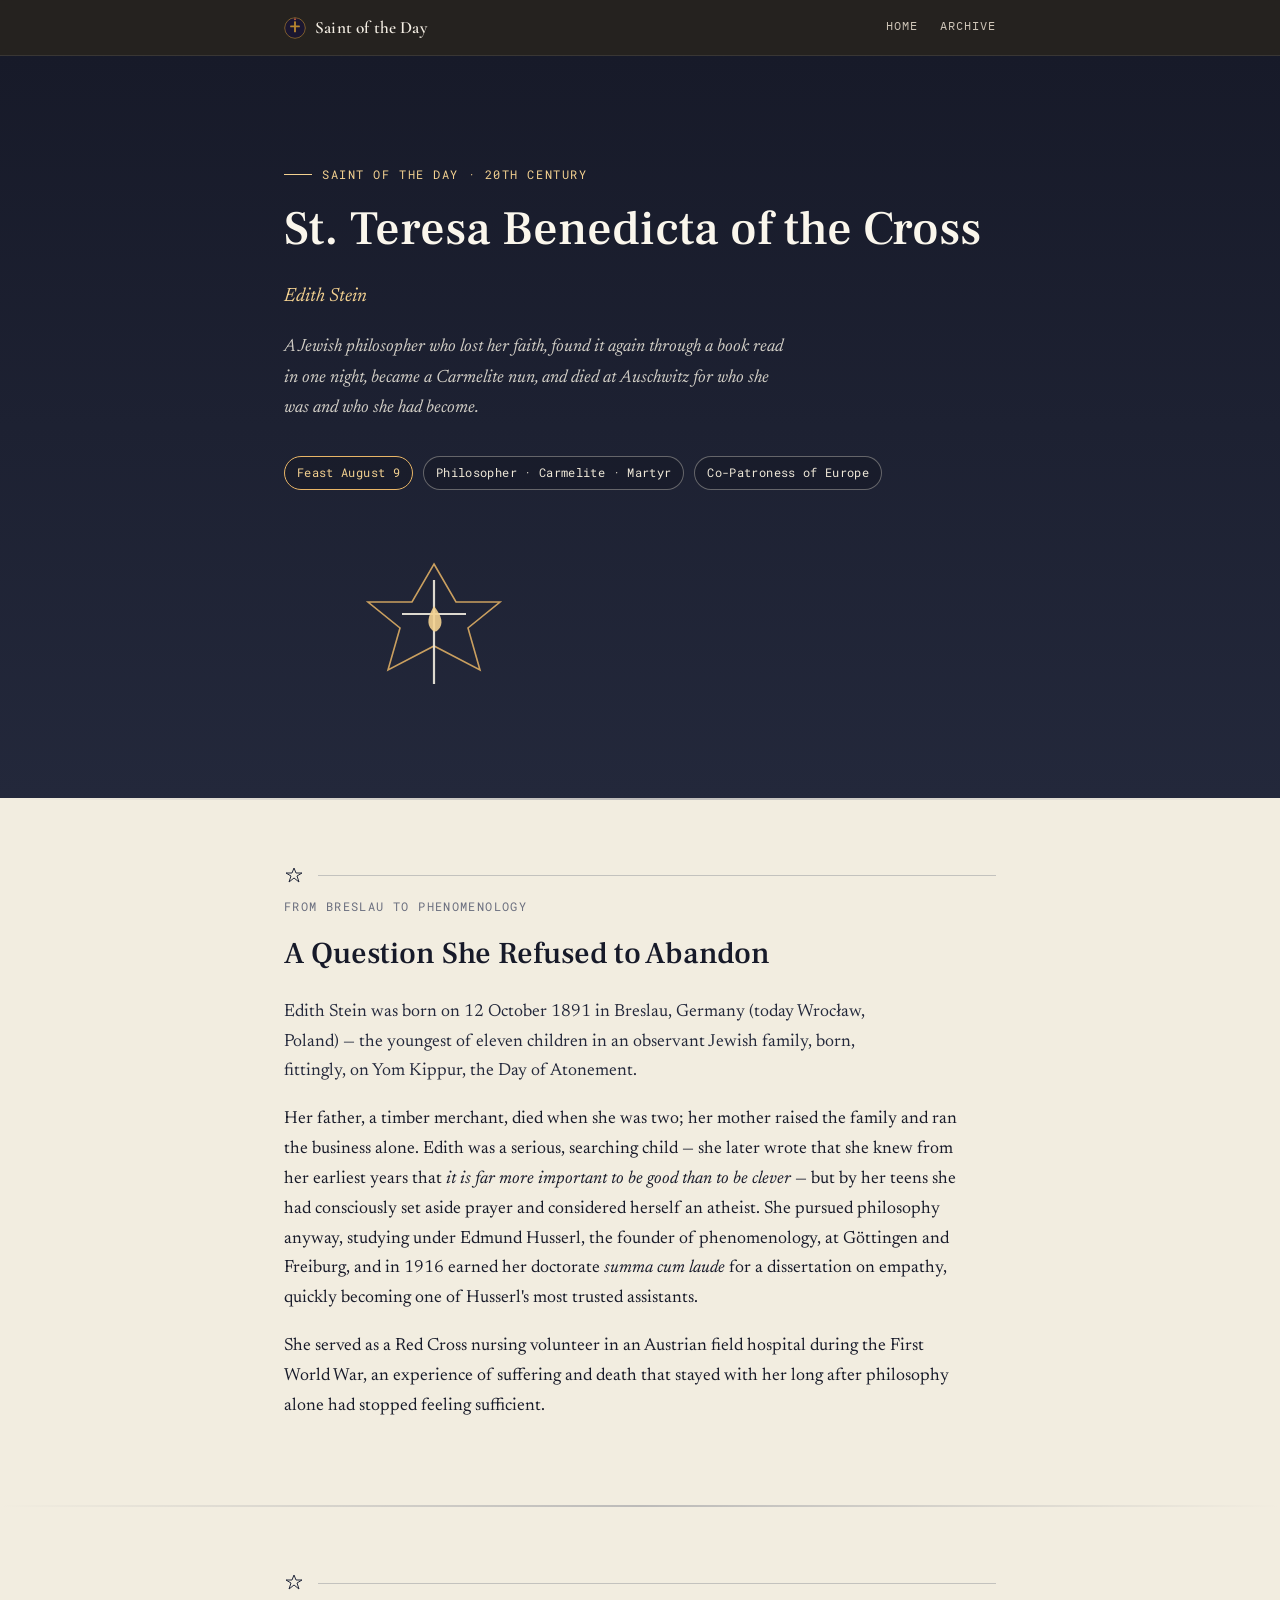
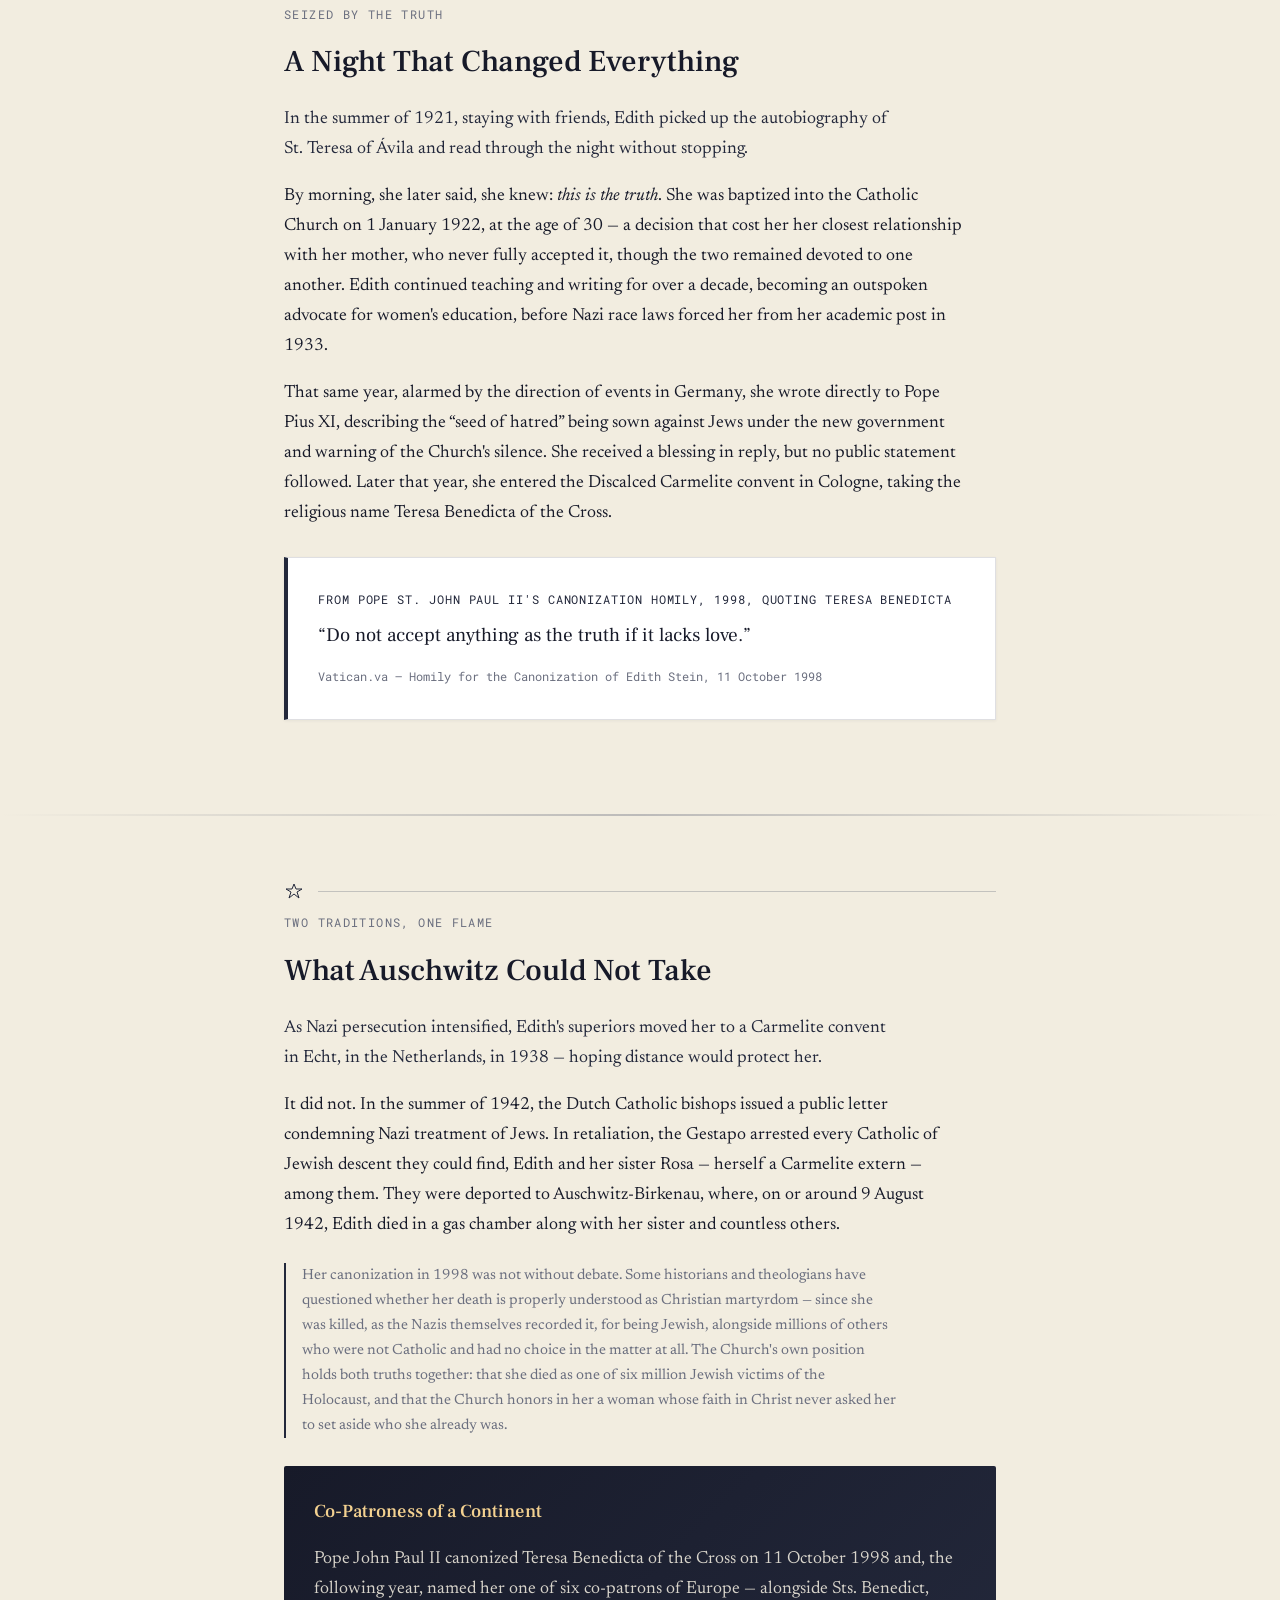
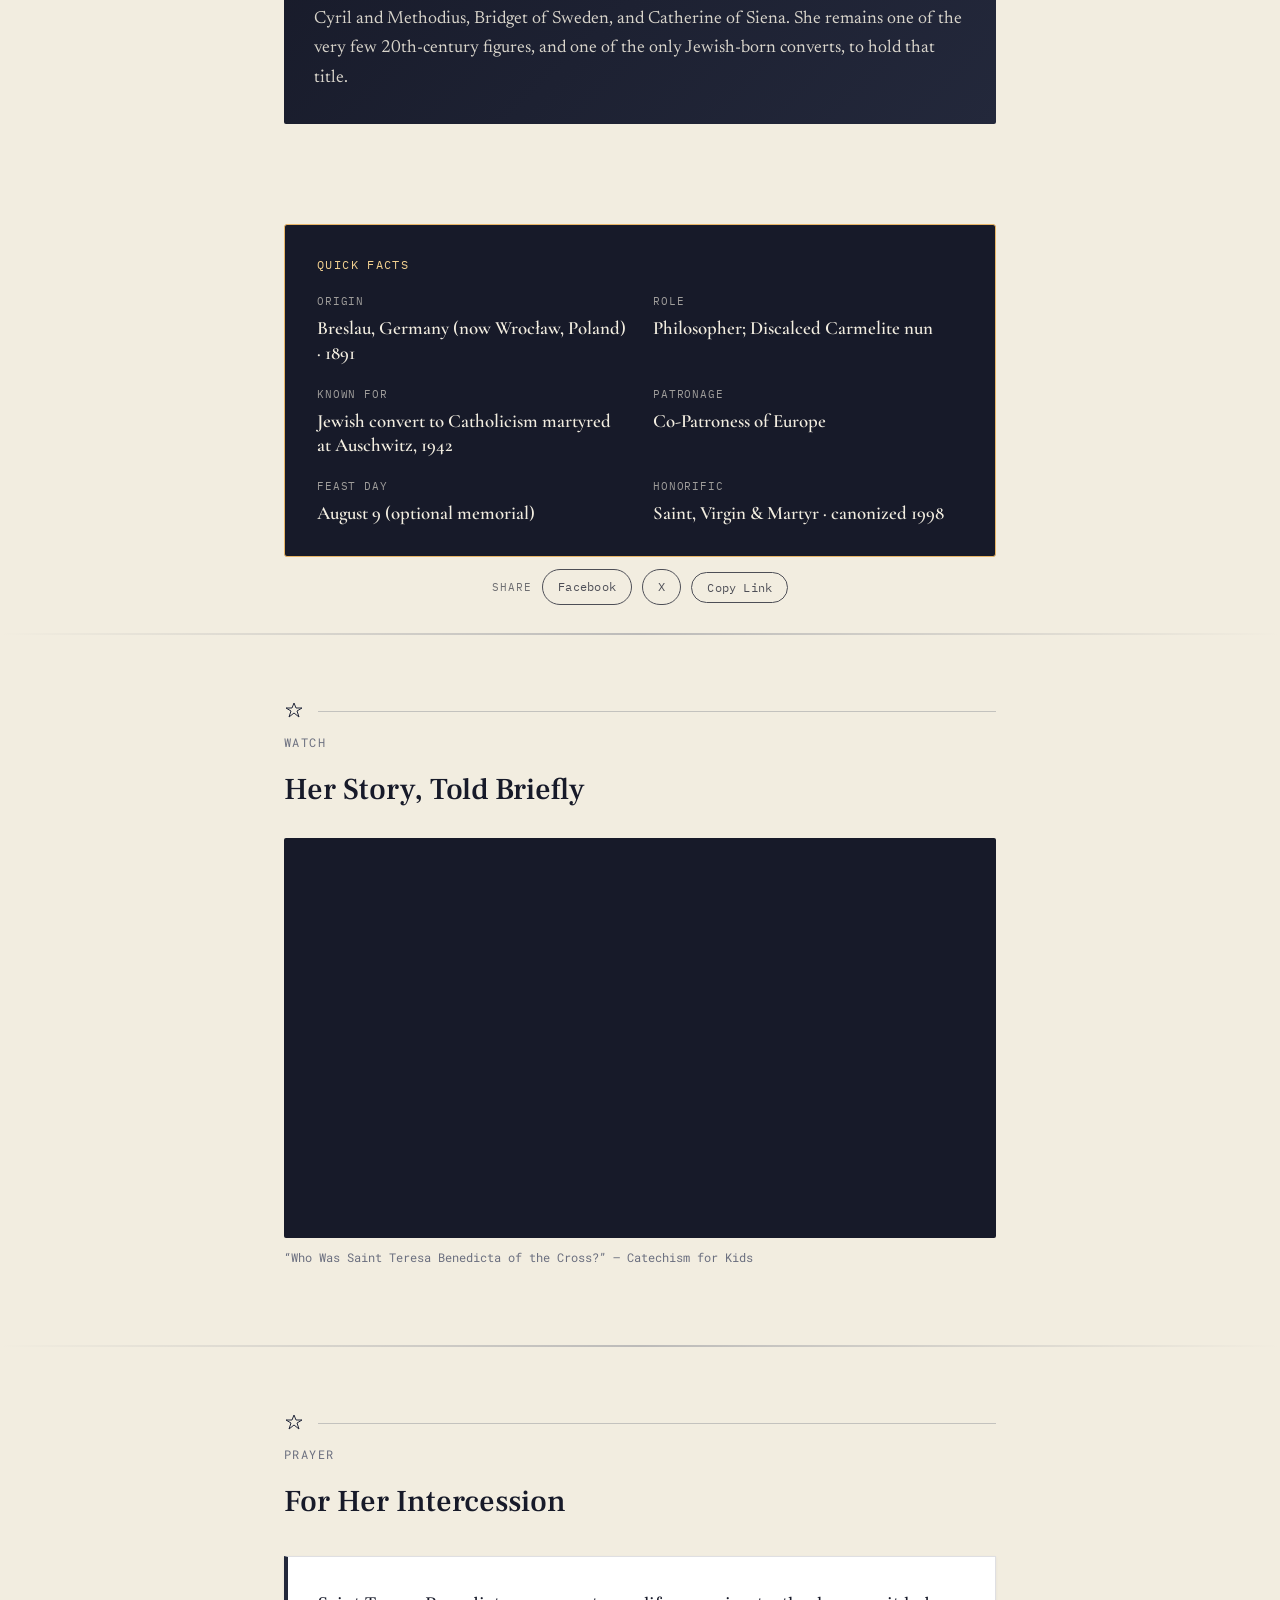
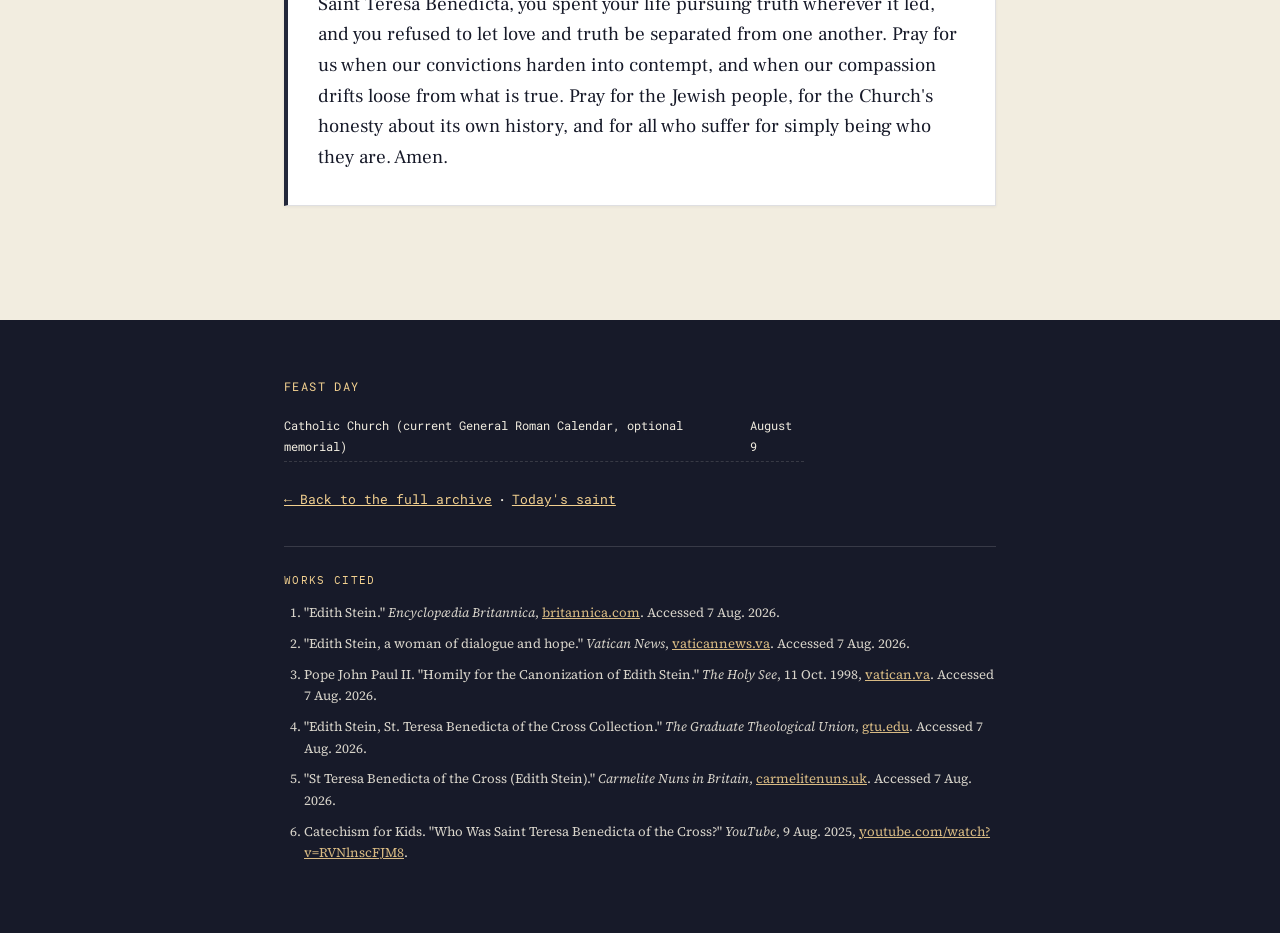
<file: saints/st-teresa-benedicta.html>
<!DOCTYPE html>
<html lang="en">
<head>
<meta charset="UTF-8">
<meta name="viewport" content="width=device-width, initial-scale=1.0">
<title>St. Teresa Benedicta of the Cross — Edith Stein</title>
<meta name="description" content="A Jewish philosopher who lost her faith, found it again through a book read in one night, became a Carmelite nun, and died at Auschwitz for who she was and who she had become.">

<link rel="icon" href="../assets/favicon.svg" type="image/svg+xml">
<link rel="icon" href="../assets/favicon.ico" sizes="any">
<link rel="icon" type="image/png" sizes="32x32" href="../assets/favicon-32.png">
<link rel="apple-touch-icon" href="../assets/favicon-180.png">

<!-- Open Graph / Twitter -->
<meta property="og:title" content="St. Teresa Benedicta of the Cross (Edith Stein)">
<meta property="og:description" content="A Jewish philosopher who lost her faith, found it again, became a Carmelite nun, and died at Auschwitz for who she was and who she had become.">
<meta property="og:type" content="article">
<meta property="og:image" content="https://allenvincentlucas.github.io/saint-of-the-day/saints/previews/st-teresa-benedicta.png">
<meta property="og:url" content="https://allenvincentlucas.github.io/saint-of-the-day/saints/st-teresa-benedicta.html">
<meta name="twitter:card" content="summary_large_image">
<meta name="twitter:title" content="St. Teresa Benedicta of the Cross (Edith Stein)">
<meta name="twitter:description" content="A Jewish philosopher who lost her faith, found it again, became a Carmelite nun, and died at Auschwitz for who she was and who she had become.">
<meta name="twitter:image" content="https://allenvincentlucas.github.io/saint-of-the-day/saints/previews/st-teresa-benedicta.png">

<link rel="preconnect" href="https://fonts.googleapis.com">
<link rel="preconnect" href="https://fonts.gstatic.com" crossorigin>
<link href="https://fonts.googleapis.com/css2?family=Frank+Ruhl+Libre:wght@400;500;700&family=Newsreader:ital,wght@0,400;0,500;1,400&family=Roboto+Mono:wght@400;500&display=swap" rel="stylesheet">
<link href="https://fonts.googleapis.com/css2?family=Cormorant+Garamond:wght@500;600;700&family=Source+Serif+4:opsz,wght@8..60,400;8..60,600&family=IBM+Plex+Mono:wght@400;500&display=swap" rel="stylesheet">

<style>
  :root{
    --dusk: #23283b;
    --dusk-deep: #171a29;
    --candle: #e8b567;
    --candle-light: #f3d190;
    --ash: #6b6f7f;
    --ivory: #f2ede0;
  }

  :root{
    --chrome-accent: var(--candle-light);
    --chrome-card-bg: var(--dusk-deep);
    --chrome-card-border: var(--candle);
    --chrome-card-text: var(--ivory);
  }

  *{ box-sizing: border-box; }
  html{ scroll-behavior: smooth; }
  body{
    margin:0;
    background: var(--ivory);
    color: var(--dusk-deep);
    font-family: 'Newsreader', Georgia, serif;
    font-size: 1.1rem;
    line-height: 1.7;
    -webkit-font-smoothing: antialiased;
  }
  @media (prefers-reduced-motion: reduce){
    html{ scroll-behavior:auto; }
    *{ animation: none !important; transition: none !important; }
  }

  h1,h2,h3{ font-family:'Frank Ruhl Libre', Georgia, serif; font-weight:500; margin:0 0 .5em; color: var(--dusk-deep); }
  a{ color: var(--dusk); }
  .label{ font-family:'Roboto Mono', monospace; text-transform:uppercase; letter-spacing:.12em; font-size:.72rem; color: var(--ash); }

  .wrap{ max-width: 760px; margin: 0 auto; padding: 0 24px; }

  /* ===== SHARED SITE CHROME (fixed across every saint page — only
     --chrome-accent / --chrome-card-bg / --chrome-card-border / --chrome-card-text vary) ===== */
  .site-nav{
    position: sticky; top:0; z-index: 60;
    background: rgba(15,12,10,.90);
    backdrop-filter: blur(6px);
    border-bottom: 1px solid rgba(255,255,255,.09);
  }
  .site-nav-inner{
    max-width: 760px; margin:0 auto; padding: 13px 24px;
    display:flex; align-items:center; justify-content:space-between; gap: 16px;
  }
  .site-nav-brand{
    display:flex; align-items:center; gap:9px;
    font-family:'Cormorant Garamond', Georgia, serif; font-weight:600;
    font-size:1.08rem; letter-spacing:.01em; color:#f5efe4; text-decoration:none;
    white-space: nowrap;
  }
  .site-nav-mark{ display:block; border-radius:50%; flex-shrink:0; }
  .site-nav-links{ display:flex; gap:22px; }
  .site-nav-links a{
    font-family:'IBM Plex Mono', monospace; font-size:.72rem; letter-spacing:.09em;
    text-transform:uppercase; color:#cfc6b8; text-decoration:none;
    padding-bottom:3px; border-bottom:1px solid transparent;
    transition: color .15s ease, border-color .15s ease;
  }
  .site-nav-links a:hover, .site-nav-links a:focus-visible{
    color: var(--chrome-accent); border-color: var(--chrome-accent);
  }

  .quick-facts-section{ padding: 6px 0 4px; }
  .quick-facts{
    background: var(--chrome-card-bg);
    color: var(--chrome-card-text);
    border: 1px solid var(--chrome-card-border);
    border-radius: 3px;
    padding: 30px 32px;
  }
  .qf-title{
    font-family:'IBM Plex Mono', monospace; text-transform:uppercase; letter-spacing:.12em;
    font-size:.72rem; color: var(--chrome-accent); margin:0 0 18px;
  }
  .qf-grid{ display:grid; grid-template-columns: 1fr 1fr; gap: 20px 26px; margin:0; }
  @media(max-width:520px){ .qf-grid{ grid-template-columns: 1fr; } }
  .qf-item dt{
    font-family:'IBM Plex Mono', monospace; font-size:.66rem; text-transform:uppercase;
    letter-spacing:.08em; opacity:.62; margin-bottom:5px;
  }
  .qf-item dd{
    font-family:'Cormorant Garamond', Georgia, serif; font-weight:600; font-size:1.18rem;
    margin:0; line-height:1.32;
  }

  .works-cited{ margin-top: 30px; padding-top: 24px; border-top: 1px solid rgba(255,255,255,.14); }
  .wc-title{
    font-family:'IBM Plex Mono', monospace; text-transform:uppercase; letter-spacing:.12em;
    font-size:.7rem; color: var(--chrome-accent); margin:0 0 12px;
  }
  .wc-list{ margin:0; padding-left: 20px; font-family:'Source Serif 4', Georgia, serif; font-size:.82rem; line-height:1.65; opacity:.88; }
  .wc-list li{ margin-bottom:9px; }
  .wc-list a{ color: inherit; }
  /* ===== END SHARED SITE CHROME ===== */

  /* ===== Two Traditions, One Flame (signature element) =====
     Her whole life turned on holding two identities together rather
     than choosing one: Jewish by birth, Catholic by conviction. Every
     divider on this page overlays a six-pointed star with a cross,
     traced in thin candle-gold line, with a small flame at the join. */
  .star-cross-rule{ display:flex; align-items:center; gap:14px; margin: 0 0 10px; }
  .star-cross-rule svg{ flex-shrink:0; }
  .star-cross-rule .line{ flex:1; height:1px; background: var(--ash); opacity:.35; }

  /* ===== Hero ===== */
  .hero{
    position: relative;
    padding: 96px 0 72px;
    background: linear-gradient(180deg, var(--dusk-deep) 0%, var(--dusk) 100%);
    color: var(--ivory);
    overflow: hidden;
  }
  .hero .wrap{ position: relative; z-index: 2; }
  .hero-eyebrow{ color: var(--candle-light); margin-bottom:18px; display:flex; gap:10px; align-items:center; font-family:'Roboto Mono',monospace; font-size:.75rem; letter-spacing:.13em; text-transform:uppercase; }
  .hero-eyebrow .rule{ width:28px; height:1px; background: var(--candle-light); display:inline-block; }
  .hero h1{ color:#faf6ec; font-size: clamp(1.9rem, 5.2vw, 3rem); line-height:1.12; }
  .hero .subname{ font-family:'Newsreader', serif; font-style:italic; font-size:1.2rem; color: var(--candle-light); margin-top:6px; }
  .hero .tagline{ font-size:1.12rem; color:var(--ivory); opacity:.85; max-width:50ch; margin-top:18px; font-style:italic; font-family:'Newsreader',serif; }
  .hero-chips{ display:flex; flex-wrap:wrap; gap:10px; margin-top:32px; }
  .chip{
    font-family:'Roboto Mono', monospace; font-size:.74rem; letter-spacing:.03em;
    border: 1px solid rgba(242,237,224,.35); color:#efe8d8;
    padding: 6px 12px; border-radius: 999px; background: rgba(0,0,0,.15);
  }
  .chip.chip-gold{ border-color: var(--candle); color: var(--candle-light); }

  .hero-art{ margin-top:44px; max-width: 300px; }

  /* ===== Sections ===== */
  section.content{ padding: 66px 0; }
  section.content h2{ font-size: clamp(1.45rem, 3.2vw, 1.9rem); }
  .lede{ font-size:1.1rem; color: var(--dusk); max-width:62ch; }
  p{ max-width: 68ch; }

  .ash-divider{
    height: 2px;
    background: linear-gradient(90deg, transparent, var(--ash), transparent);
    opacity:.4;
  }

  /* Quote block, styled like a candle-lit page */
  .tablet{
    background: #ffffff;
    border: 1px solid rgba(35,40,59,.14);
    border-left: 4px solid var(--dusk);
    padding: 32px 30px;
    margin: 28px 0;
    box-shadow: 0 1px 3px rgba(35,40,59,.06);
  }
  .tablet .ref{ font-family:'Roboto Mono', monospace; font-size:.72rem; color: var(--dusk); display:block; margin-bottom:10px; letter-spacing:.08em; }
  .tablet blockquote{ margin:0; font-family:'Frank Ruhl Libre', Georgia, serif; font-weight:400; font-size:1.2rem; line-height:1.6; color: var(--dusk-deep); }
  .tablet cite{ display:block; margin-top:16px; font-style:normal; font-family:'Roboto Mono', monospace; font-size:.76rem; color: var(--ash); }

  .callout{
    background: linear-gradient(135deg, var(--dusk-deep), var(--dusk));
    color: var(--ivory);
    padding: 30px 30px;
    border-radius: 2px;
    margin: 28px 0;
  }
  .callout h3{ color: var(--candle-light); font-size:1.15rem; }
  .callout p{ color: var(--ivory); opacity:.88; margin-bottom:0; max-width:none; }

  .note-aside{
    font-size:.92rem; color: var(--ash); border-left: 2px solid var(--dusk);
    padding-left: 16px; margin: 22px 0;
  }

  /* Video section */
  .watch-grid{ display:grid; grid-template-columns: 1fr; gap: 26px; margin-top: 22px; }
  .video-frame{ position:relative; padding-top:56.25%; background: var(--dusk-deep); border-radius:2px; overflow:hidden; }
  .video-frame iframe{ position:absolute; inset:0; width:100%; height:100%; border:0; }
  .video-cap{ font-family:'Roboto Mono', monospace; font-size:.72rem; color: var(--ash); margin-top:10px; }

  footer.site-footer{
    background: var(--dusk-deep); color: var(--ivory);
    padding: 46px 0 60px; margin-top: 20px;
  }
  footer.site-footer a{ color: var(--candle-light); }
  footer.site-footer .feast-list{ list-style:none; padding:0; margin: 14px 0 0; font-family:'Roboto Mono', monospace; font-size:.78rem; }
  footer.site-footer .feast-list li{ padding: 4px 0; border-bottom: 1px dashed rgba(242,237,224,.15); display:flex; justify-content:space-between; max-width:520px; gap: 16px; }
  .back-link{ display:inline-block; margin-top:26px; font-family:'Roboto Mono', monospace; font-size:.82rem; }

  .share-section{ padding: 8px 0 28px; text-align:center; }
  .share-row{ display:flex; align-items:center; justify-content:center; gap:10px; flex-wrap:wrap; }
  .share-label{
    font-family:'IBM Plex Mono', monospace; font-size:.7rem; letter-spacing:.1em;
    text-transform:uppercase; opacity:.6;
  }
  .share-btn{
    font-family:'IBM Plex Mono', monospace; font-size:.74rem; letter-spacing:.02em;
    padding:7px 15px; border:1px solid currentColor; opacity:.75; border-radius:999px;
    text-decoration:none; cursor:pointer; background:transparent; color:inherit;
    transition: color .15s ease, border-color .15s ease, opacity .15s ease;
  }
  .share-btn:hover, .share-btn:focus-visible{ color: var(--chrome-accent); border-color: var(--chrome-accent); opacity:1; }
</style>
</head>
<body>
<nav class="site-nav">
  <div class="site-nav-inner">
    <a class="site-nav-brand" href="../index.html">
      <img src="../assets/favicon.svg" alt="" class="site-nav-mark" width="22" height="22">
      <span>Saint of the Day</span>
    </a>
    <div class="site-nav-links">
      <a href="../index.html">Home</a>
      <a href="../archive.html">Archive</a>
    </div>
  </div>
</nav>

<header class="hero" id="sec-hero">
  <div class="wrap">
    <p class="hero-eyebrow"><span class="rule"></span>SAINT OF THE DAY &middot; 20TH CENTURY</p>
    <h1>St. Teresa Benedicta of the Cross</h1>
    <p class="subname">Edith Stein</p>
    <p class="tagline">A Jewish philosopher who lost her faith, found it again through a book read in one night, became a Carmelite nun, and died at Auschwitz for who she was and who she had become.</p>
    <div class="hero-chips">
      <span class="chip chip-gold">Feast August 9</span>
      <span class="chip">Philosopher &middot; Carmelite &middot; Martyr</span>
      <span class="chip">Co-Patroness of Europe</span>
    </div>

    <div class="hero-art" aria-hidden="true">
      <svg viewBox="0 0 300 180" xmlns="http://www.w3.org/2000/svg">
        <!-- overlapping six-pointed star and cross, joined by a small flame -->
        <g stroke="#e8b567" stroke-width="1.6" fill="none" opacity="0.85">
          <polygon points="150,30 172,68 216,68 184,94 196,136 150,112 104,136 116,94 84,68 128,68"/>
        </g>
        <g stroke="#f2ede0" stroke-width="2.2" opacity="0.9">
          <line x1="150" y1="46" x2="150" y2="150"/>
          <line x1="118" y1="80" x2="182" y2="80"/>
        </g>
        <!-- small flame at the heart of the join -->
        <path d="M150,72 C144,82 142,90 148,96 C150,98 152,98 154,96 C160,90 158,82 150,72 Z" fill="#f3d190" opacity="0.9"/>
      </svg>
    </div>
  </div>
</header>

<div class="ash-divider" aria-hidden="true"></div>

<main>

  <section class="content" id="sec-context">
    <div class="wrap">
      <div class="star-cross-rule">
        <svg width="20" height="20" viewBox="0 0 20 20"><polygon points="10,2 12,7 18,7 13,10 15,16 10,12 5,16 7,10 2,7 8,7" fill="none" stroke="#23283b" stroke-width="1"/></svg>
        <span class="line"></span>
      </div>
      <p class="label">From Breslau to Phenomenology</p>
      <h2>A Question She Refused to Abandon</h2>
      <p class="lede">Edith Stein was born on 12 October 1891 in Breslau, Germany (today Wroc&#322;aw, Poland) &mdash; the youngest of eleven children in an observant Jewish family, born, fittingly, on Yom Kippur, the Day of Atonement.</p>
      <p>Her father, a timber merchant, died when she was two; her mother raised the family and ran the business alone. Edith was a serious, searching child &mdash; she later wrote that she knew from her earliest years that <em>it is far more important to be good than to be clever</em> &mdash; but by her teens she had consciously set aside prayer and considered herself an atheist. She pursued philosophy anyway, studying under Edmund Husserl, the founder of phenomenology, at G&ouml;ttingen and Freiburg, and in 1916 earned her doctorate <em>summa cum laude</em> for a dissertation on empathy, quickly becoming one of Husserl's most trusted assistants.</p>
      <p>She served as a Red Cross nursing volunteer in an Austrian field hospital during the First World War, an experience of suffering and death that stayed with her long after philosophy alone had stopped feeling sufficient.</p>
    </div>
  </section>

  <div class="ash-divider" aria-hidden="true"></div>

  <section class="content" id="sec-defining">
    <div class="wrap">
      <div class="star-cross-rule">
        <svg width="20" height="20" viewBox="0 0 20 20"><polygon points="10,2 12,7 18,7 13,10 15,16 10,12 5,16 7,10 2,7 8,7" fill="none" stroke="#23283b" stroke-width="1"/></svg>
        <span class="line"></span>
      </div>
      <p class="label">Seized by the Truth</p>
      <h2>A Night That Changed Everything</h2>
      <p class="lede">In the summer of 1921, staying with friends, Edith picked up the autobiography of St. Teresa of &Aacute;vila and read through the night without stopping.</p>
      <p>By morning, she later said, she knew: <em>this is the truth</em>. She was baptized into the Catholic Church on 1 January 1922, at the age of 30 &mdash; a decision that cost her her closest relationship with her mother, who never fully accepted it, though the two remained devoted to one another. Edith continued teaching and writing for over a decade, becoming an outspoken advocate for women's education, before Nazi race laws forced her from her academic post in 1933.</p>

      <p>That same year, alarmed by the direction of events in Germany, she wrote directly to Pope Pius XI, describing the &ldquo;seed of hatred&rdquo; being sown against Jews under the new government and warning of the Church's silence. She received a blessing in reply, but no public statement followed. Later that year, she entered the Discalced Carmelite convent in Cologne, taking the religious name Teresa Benedicta of the Cross.</p>

      <div class="tablet">
        <span class="ref">FROM POPE ST. JOHN PAUL II'S CANONIZATION HOMILY, 1998, QUOTING TERESA BENEDICTA</span>
        <blockquote>
          &ldquo;Do not accept anything as the truth if it lacks love.&rdquo;
        </blockquote>
        <cite>Vatican.va &mdash; Homily for the Canonization of Edith Stein, 11 October 1998</cite>
      </div>
    </div>
  </section>

  <div class="ash-divider" aria-hidden="true"></div>

  <section class="content" id="sec-legacy">
    <div class="wrap">
      <div class="star-cross-rule">
        <svg width="20" height="20" viewBox="0 0 20 20"><polygon points="10,2 12,7 18,7 13,10 15,16 10,12 5,16 7,10 2,7 8,7" fill="none" stroke="#23283b" stroke-width="1"/></svg>
        <span class="line"></span>
      </div>
      <p class="label">Two Traditions, One Flame</p>
      <h2>What Auschwitz Could Not Take</h2>
      <p class="lede">As Nazi persecution intensified, Edith's superiors moved her to a Carmelite convent in Echt, in the Netherlands, in 1938 &mdash; hoping distance would protect her.</p>
      <p>It did not. In the summer of 1942, the Dutch Catholic bishops issued a public letter condemning Nazi treatment of Jews. In retaliation, the Gestapo arrested every Catholic of Jewish descent they could find, Edith and her sister Rosa &mdash; herself a Carmelite extern &mdash; among them. They were deported to Auschwitz-Birkenau, where, on or around 9 August 1942, Edith died in a gas chamber along with her sister and countless others.</p>

      <p class="note-aside">Her canonization in 1998 was not without debate. Some historians and theologians have questioned whether her death is properly understood as Christian martyrdom &mdash; since she was killed, as the Nazis themselves recorded it, for being Jewish, alongside millions of others who were not Catholic and had no choice in the matter at all. The Church's own position holds both truths together: that she died as one of six million Jewish victims of the Holocaust, and that the Church honors in her a woman whose faith in Christ never asked her to set aside who she already was.</p>

      <div class="callout">
        <h3>Co-Patroness of a Continent</h3>
        <p>Pope John Paul II canonized Teresa Benedicta of the Cross on 11 October 1998 and, the following year, named her one of six co-patrons of Europe &mdash; alongside Sts. Benedict, Cyril and Methodius, Bridget of Sweden, and Catherine of Siena. She remains one of the very few 20th-century figures, and one of the only Jewish-born converts, to hold that title.</p>
      </div>
    </div>
  </section>

  <section class="quick-facts-section">
    <div class="wrap">
      <div class="quick-facts">
        <p class="qf-title">Quick Facts</p>
        <dl class="qf-grid">
          <div class="qf-item"><dt>Origin</dt><dd>Breslau, Germany (now Wroc&#322;aw, Poland) &middot; 1891</dd></div>
          <div class="qf-item"><dt>Role</dt><dd>Philosopher; Discalced Carmelite nun</dd></div>
          <div class="qf-item"><dt>Known For</dt><dd>Jewish convert to Catholicism martyred at Auschwitz, 1942</dd></div>
          <div class="qf-item"><dt>Patronage</dt><dd>Co-Patroness of Europe</dd></div>
          <div class="qf-item"><dt>Feast Day</dt><dd>August 9 (optional memorial)</dd></div>
          <div class="qf-item"><dt>Honorific</dt><dd>Saint, Virgin &amp; Martyr &middot; canonized 1998</dd></div>
        </dl>
      </div>
    </div>
  </section>

  <section class="share-section">
    <div class="wrap">
      <div class="share-row">
        <span class="share-label">Share</span>
        <a class="share-btn" href="https://www.facebook.com/sharer/sharer.php?u=https%3A%2F%2Fallenvincentlucas.github.io%2Fsaint-of-the-day%2Fsaints%2Fst-teresa-benedicta.html" target="_blank" rel="noopener">Facebook</a>
        <a class="share-btn" href="https://twitter.com/intent/tweet?text=St.%20Teresa%20Benedicta%20of%20the%20Cross%20%28Edith%20Stein%29&amp;url=https%3A%2F%2Fallenvincentlucas.github.io%2Fsaint-of-the-day%2Fsaints%2Fst-teresa-benedicta.html" target="_blank" rel="noopener">X</a>
        <button type="button" class="share-btn" onclick="navigator.clipboard.writeText('https://allenvincentlucas.github.io/saint-of-the-day/saints/st-teresa-benedicta.html').then(()=>{this.textContent='Copied!';setTimeout(()=>this.textContent='Copy Link',1500)})">Copy Link</button>
      </div>
    </div>
  </section>

  <div class="ash-divider" aria-hidden="true"></div>

  <section class="content" id="sec-watch">
    <div class="wrap">
      <div class="star-cross-rule">
        <svg width="20" height="20" viewBox="0 0 20 20"><polygon points="10,2 12,7 18,7 13,10 15,16 10,12 5,16 7,10 2,7 8,7" fill="none" stroke="#23283b" stroke-width="1"/></svg>
        <span class="line"></span>
      </div>
      <p class="label">Watch</p>
      <h2>Her Story, Told Briefly</h2>
      <div class="watch-grid">
        <div>
          <div class="video-frame">
            <iframe src="https://www.youtube.com/embed/RVNlnscFJM8" title="Who Was Saint Teresa Benedicta of the Cross? — Catechism for Kids" allow="accelerometer; autoplay; clipboard-write; encrypted-media; gyroscope; picture-in-picture" allowfullscreen loading="lazy"></iframe>
          </div>
          <p class="video-cap">&ldquo;Who Was Saint Teresa Benedicta of the Cross?&rdquo; &mdash; Catechism for Kids</p>
        </div>
      </div>
    </div>
  </section>

  <div class="ash-divider" aria-hidden="true"></div>

  <section class="content" id="sec-prayer">
    <div class="wrap">
      <div class="star-cross-rule">
        <svg width="20" height="20" viewBox="0 0 20 20"><polygon points="10,2 12,7 18,7 13,10 15,16 10,12 5,16 7,10 2,7 8,7" fill="none" stroke="#23283b" stroke-width="1"/></svg>
        <span class="line"></span>
      </div>
      <p class="label">Prayer</p>
      <h2>For Her Intercession</h2>
      <div class="tablet">
        <blockquote>
          Saint Teresa Benedicta, you spent your life pursuing truth wherever it led, and you refused to let love and truth be separated from one another. Pray for us when our convictions harden into contempt, and when our compassion drifts loose from what is true. Pray for the Jewish people, for the Church's honesty about its own history, and for all who suffer for simply being who they are. Amen.
        </blockquote>
      </div>
    </div>
  </section>

</main>

<footer class="site-footer" id="sec-footer">
  <div class="wrap">
    <p class="label" style="color:var(--candle-light)">Feast Day</p>
    <ul class="feast-list">
      <li><span>Catholic Church (current General Roman Calendar, optional memorial)</span><span>August 9</span></li>
    </ul>
    <a class="back-link" href="../archive.html">&larr; Back to the full archive</a>
    &nbsp;&middot;&nbsp;
    <a class="back-link" href="../index.html">Today's saint</a>

    <div class="works-cited">
      <p class="wc-title">Works Cited</p>
      <ol class="wc-list">
        <li>&quot;Edith Stein.&quot; <em>Encyclop&aelig;dia Britannica</em>, <a href="https://www.britannica.com/biography/Edith-Stein" target="_blank" rel="noopener">britannica.com</a>. Accessed 7 Aug. 2026.</li>
        <li>&quot;Edith Stein, a woman of dialogue and hope.&quot; <em>Vatican News</em>, <a href="https://www.vaticannews.va/en/vatican-city/news/2018-08/edith-stein-patron-saint-europe.html" target="_blank" rel="noopener">vaticannews.va</a>. Accessed 7 Aug. 2026.</li>
        <li>Pope John Paul II. &quot;Homily for the Canonization of Edith Stein.&quot; <em>The Holy See</em>, 11 Oct. 1998, <a href="https://www.vatican.va/content/john-paul-ii/en/homilies/1998/documents/hf_jp-ii_hom_11101998_stein.html" target="_blank" rel="noopener">vatican.va</a>. Accessed 7 Aug. 2026.</li>
        <li>&quot;Edith Stein, St. Teresa Benedicta of the Cross Collection.&quot; <em>The Graduate Theological Union</em>, <a href="https://www.gtu.edu/library/resources/special-collections/featured-collections/edith-stein-st-teresa-benedicta-cross" target="_blank" rel="noopener">gtu.edu</a>. Accessed 7 Aug. 2026.</li>
        <li>&quot;St Teresa Benedicta of the Cross (Edith Stein).&quot; <em>Carmelite Nuns in Britain</em>, <a href="https://carmelitenuns.uk/st-teresa-benedicta-of-the-cross-edith-stein/" target="_blank" rel="noopener">carmelitenuns.uk</a>. Accessed 7 Aug. 2026.</li>
        <li>Catechism for Kids. &quot;Who Was Saint Teresa Benedicta of the Cross?&quot; <em>YouTube</em>, 9 Aug. 2025, <a href="https://www.youtube.com/watch?v=RVNlnscFJM8" target="_blank" rel="noopener">youtube.com/watch?v=RVNlnscFJM8</a>.</li>
      </ol>
    </div>
  </div>
</footer>

<script>
  (function(){
    var rules = document.querySelectorAll('.star-cross-rule svg');
    var ids = ['sec-context','sec-defining','sec-legacy','sec-watch','sec-prayer'];
    var sections = ids.map(function(id){ return document.getElementById(id); }).filter(Boolean);
    if (!rules.length || !sections.length) return;
    rules.forEach(function(r, i){
      r.style.cursor = 'pointer';
      r.addEventListener('click', function(){
        if (sections[i]) sections[i].scrollIntoView({ behavior: 'smooth' });
      });
    });
  })();
</script>

</body>
</html>
</file>
<file: assets/hub.css>
/* ============================================================
   HUB THEME — "The Ordo" (light / parchment variant)
   An illuminated liturgical-calendar aesthetic for the site's
   index and archive pages. Individual saint pages (saints/*.html)
   carry their own saint-specific theme, per project convention —
   this file is only for the two hub/navigation pages.
   ============================================================ */

:root {
  --parchment: #f7f2e6;    /* page background — vellum */
  --parchment-2: #efe6d1;  /* card background */
  --parchment-3: #e5d9bd;  /* hover / raised surface */
  --ink: #241f3d;          /* primary text on light */
  --ink-dim: #625a78;      /* secondary text */
  --gold: #96681c;         /* gold leaf — accents, borders (deepened for light-bg contrast) */
  --gold-bright: #b8862f;  /* brighter gold, used sparingly for fills */
  --rubric: #a13f2b;       /* rubric red — dates & labels only, per scribal convention */
  --sage: #4b6b4d;         /* illuminated border green */
  --line: rgba(36, 31, 61, 0.14);

  --display-font: "Cormorant Garamond", "Iowan Old Style", Georgia, serif;
  --body-font: "Source Serif 4", Georgia, serif;
  --mono-font: "IBM Plex Mono", "SFMono-Regular", Menlo, monospace;
}

* { box-sizing: border-box; }

html { scroll-behavior: smooth; }
@media (prefers-reduced-motion: reduce) {
  html { scroll-behavior: auto; }
  * { animation-duration: 0.01ms !important; transition-duration: 0.01ms !important; }
}

body {
  margin: 0;
  background: var(--parchment);
  color: var(--ink);
  font-family: var(--body-font);
  line-height: 1.6;
  -webkit-font-smoothing: antialiased;
}

a { color: inherit; }

.wrap {
  max-width: 900px;
  margin: 0 auto;
  padding: 0 24px;
}

/* -------- vine divider (signature element) -------- */
.vine-divider {
  width: 100%;
  height: 28px;
  margin: 40px 0;
  opacity: 0.8;
}
.vine-divider svg { width: 100%; height: 100%; display: block; }

/* -------- masthead -------- */
.masthead {
  padding: 56px 0 20px;
  text-align: center;
  border-bottom: 1px solid var(--line);
}
.masthead-kicker {
  font-family: var(--mono-font);
  font-size: 12px;
  letter-spacing: 0.18em;
  text-transform: uppercase;
  color: var(--rubric);
  margin: 0 0 10px;
}
.masthead-title {
  font-family: var(--display-font);
  font-weight: 600;
  font-size: clamp(40px, 7vw, 64px);
  margin: 0 0 8px;
  letter-spacing: 0.01em;
  color: var(--ink);
}
.masthead-sub {
  color: var(--ink-dim);
  font-size: 16px;
  margin: 0 0 24px;
}
.masthead-nav {
  display: flex;
  gap: 20px;
  justify-content: center;
  font-family: var(--mono-font);
  font-size: 13px;
  letter-spacing: 0.04em;
  padding-bottom: 24px;
}
.masthead-nav a {
  text-decoration: none;
  color: var(--ink-dim);
  border-bottom: 1px solid transparent;
  padding-bottom: 3px;
  transition: color 0.15s, border-color 0.15s;
}
.masthead-nav a:hover, .masthead-nav a[aria-current="page"] {
  color: var(--gold);
  border-color: var(--gold);
}

/* -------- hero (today's saint) -------- */
.hero-region { padding: 48px 0 8px; }

.hero-card {
  position: relative;
  background: var(--parchment-2);
  border: 1px solid var(--line);
  border-radius: 2px;
  padding: 44px 40px;
  text-align: center;
  box-shadow: 0 1px 2px rgba(36, 31, 61, 0.05);
}
.hero-card::before {
  content: "";
  position: absolute;
  inset: 10px;
  border: 1px solid color-mix(in srgb, var(--saint-accent, var(--gold)) 45%, transparent);
  border-radius: 1px;
  pointer-events: none;
}
.hero-eyebrow {
  font-family: var(--mono-font);
  font-size: 12px;
  letter-spacing: 0.14em;
  text-transform: uppercase;
  color: var(--rubric);
  margin: 0 0 14px;
}
.hero-name {
  font-family: var(--display-font);
  font-weight: 600;
  font-size: clamp(32px, 5vw, 46px);
  margin: 0 0 12px;
  color: var(--ink);
}
.hero-tagline {
  font-size: 18px;
  color: var(--ink-dim);
  max-width: 46ch;
  margin: 0 auto 22px;
}
.hero-chips {
  display: flex;
  flex-wrap: wrap;
  gap: 8px;
  justify-content: center;
  margin-bottom: 26px;
}
.chip {
  font-family: var(--mono-font);
  font-size: 12px;
  letter-spacing: 0.03em;
  padding: 5px 12px;
  border: 1px solid var(--line);
  border-radius: 999px;
  color: var(--ink-dim);
  background: var(--parchment);
}
.chip:empty { display: none; }
.chip-rubric { color: var(--rubric); border-color: color-mix(in srgb, var(--rubric) 40%, transparent); }

.hero-link {
  display: inline-block;
  font-family: var(--mono-font);
  font-size: 13px;
  letter-spacing: 0.04em;
  text-decoration: none;
  color: var(--parchment);
  background: var(--gold);
  padding: 11px 20px;
  border-radius: 2px;
  transition: filter 0.15s;
}
.hero-link:hover { filter: brightness(1.15); }

/* -------- share row (homepage hero + saint pages) -------- */
.share-row {
  display: flex;
  align-items: center;
  justify-content: center;
  gap: 10px;
  flex-wrap: wrap;
  margin-top: 20px;
}
.share-label {
  font-family: var(--mono-font);
  font-size: 12px;
  letter-spacing: 0.1em;
  text-transform: uppercase;
  color: var(--ink-dim);
}
.share-btn {
  font-family: var(--mono-font);
  font-size: 12px;
  letter-spacing: 0.03em;
  padding: 6px 14px;
  border: 1px solid var(--line);
  border-radius: 999px;
  color: var(--ink-dim);
  background: var(--parchment);
  text-decoration: none;
  cursor: pointer;
  transition: color 0.15s, border-color 0.15s;
}
.share-btn:hover, .share-btn:focus-visible {
  color: var(--gold);
  border-color: var(--gold);
}

.hero-empty, .archive-empty {
  text-align: center;
  color: var(--ink-dim);
  padding: 40px 0;
}
.hero-empty-sub { font-size: 14px; }
.hero-empty code {
  font-family: var(--mono-font);
  background: var(--parchment-2);
  padding: 2px 6px;
  border-radius: 3px;
}

/* -------- this week strip -------- */
.week-region { padding: 8px 0 48px; }
.week-title {
  font-family: var(--mono-font);
  font-size: 12px;
  letter-spacing: 0.14em;
  text-transform: uppercase;
  color: var(--ink-dim);
  margin: 0 0 14px;
}
.week-list { list-style: none; margin: 0; padding: 0; border-top: 1px solid var(--line); }
.week-row {
  display: flex;
  gap: 18px;
  padding: 12px 0;
  border-bottom: 1px solid var(--line);
  font-size: 15px;
}
.week-date {
  font-family: var(--mono-font);
  font-size: 13px;
  color: var(--ink-dim);
  width: 64px;
  flex: none;
}
.week-row-active .week-date { color: var(--rubric); }
.week-names a { text-decoration: none; border-bottom: 1px dotted var(--ink-dim); }
.week-names a:hover { color: var(--gold); border-color: var(--gold); }

/* -------- archive page -------- */
.archive-filter {
  width: 100%;
  margin: 32px 0 8px;
  padding: 12px 16px;
  background: var(--parchment-2);
  border: 1px solid var(--line);
  border-radius: 2px;
  color: var(--ink);
  font-family: var(--body-font);
  font-size: 15px;
}
.archive-filter::placeholder { color: var(--ink-dim); }
.archive-filter:focus { outline: 2px solid var(--gold); outline-offset: 1px; }

.archive-month { margin: 36px 0; }
.archive-month-title {
  font-family: var(--mono-font);
  font-size: 13px;
  letter-spacing: 0.14em;
  text-transform: uppercase;
  color: var(--rubric);
  border-bottom: 1px solid var(--line);
  padding-bottom: 8px;
  margin: 0 0 16px;
}
.archive-month-grid {
  display: grid;
  grid-template-columns: repeat(auto-fill, minmax(220px, 1fr));
  gap: 12px;
}
.archive-card {
  display: block;
  text-decoration: none;
  color: var(--ink);
  background: var(--parchment-2);
  border: 1px solid var(--line);
  border-left: 3px solid var(--saint-primary, var(--gold));
  border-radius: 2px;
  padding: 16px 18px;
  transition: background 0.15s, transform 0.15s;
}
.archive-card:hover { background: var(--parchment-3); transform: translateY(-1px); }
.archive-date {
  display: block;
  font-family: var(--mono-font);
  font-size: 12px;
  color: var(--rubric);
  margin-bottom: 6px;
}
.archive-name {
  display: block;
  font-family: var(--display-font);
  font-weight: 600;
  font-size: 20px;
  margin-bottom: 4px;
}
.archive-tagline {
  display: block;
  font-size: 14px;
  color: var(--ink-dim);
}
.archive-card[hidden] { display: none; }

/* -------- footer -------- */
.site-footer {
  border-top: 1px solid var(--line);
  padding: 32px 0 56px;
  margin-top: 40px;
  text-align: center;
  color: var(--ink-dim);
  font-size: 13px;
}
.site-footer a { color: var(--gold); text-decoration: none; }

@media (max-width: 480px) {
  .hero-card { padding: 32px 20px; }
  .week-row { flex-direction: column; gap: 4px; }
  .week-date { width: auto; }
}
</file>
